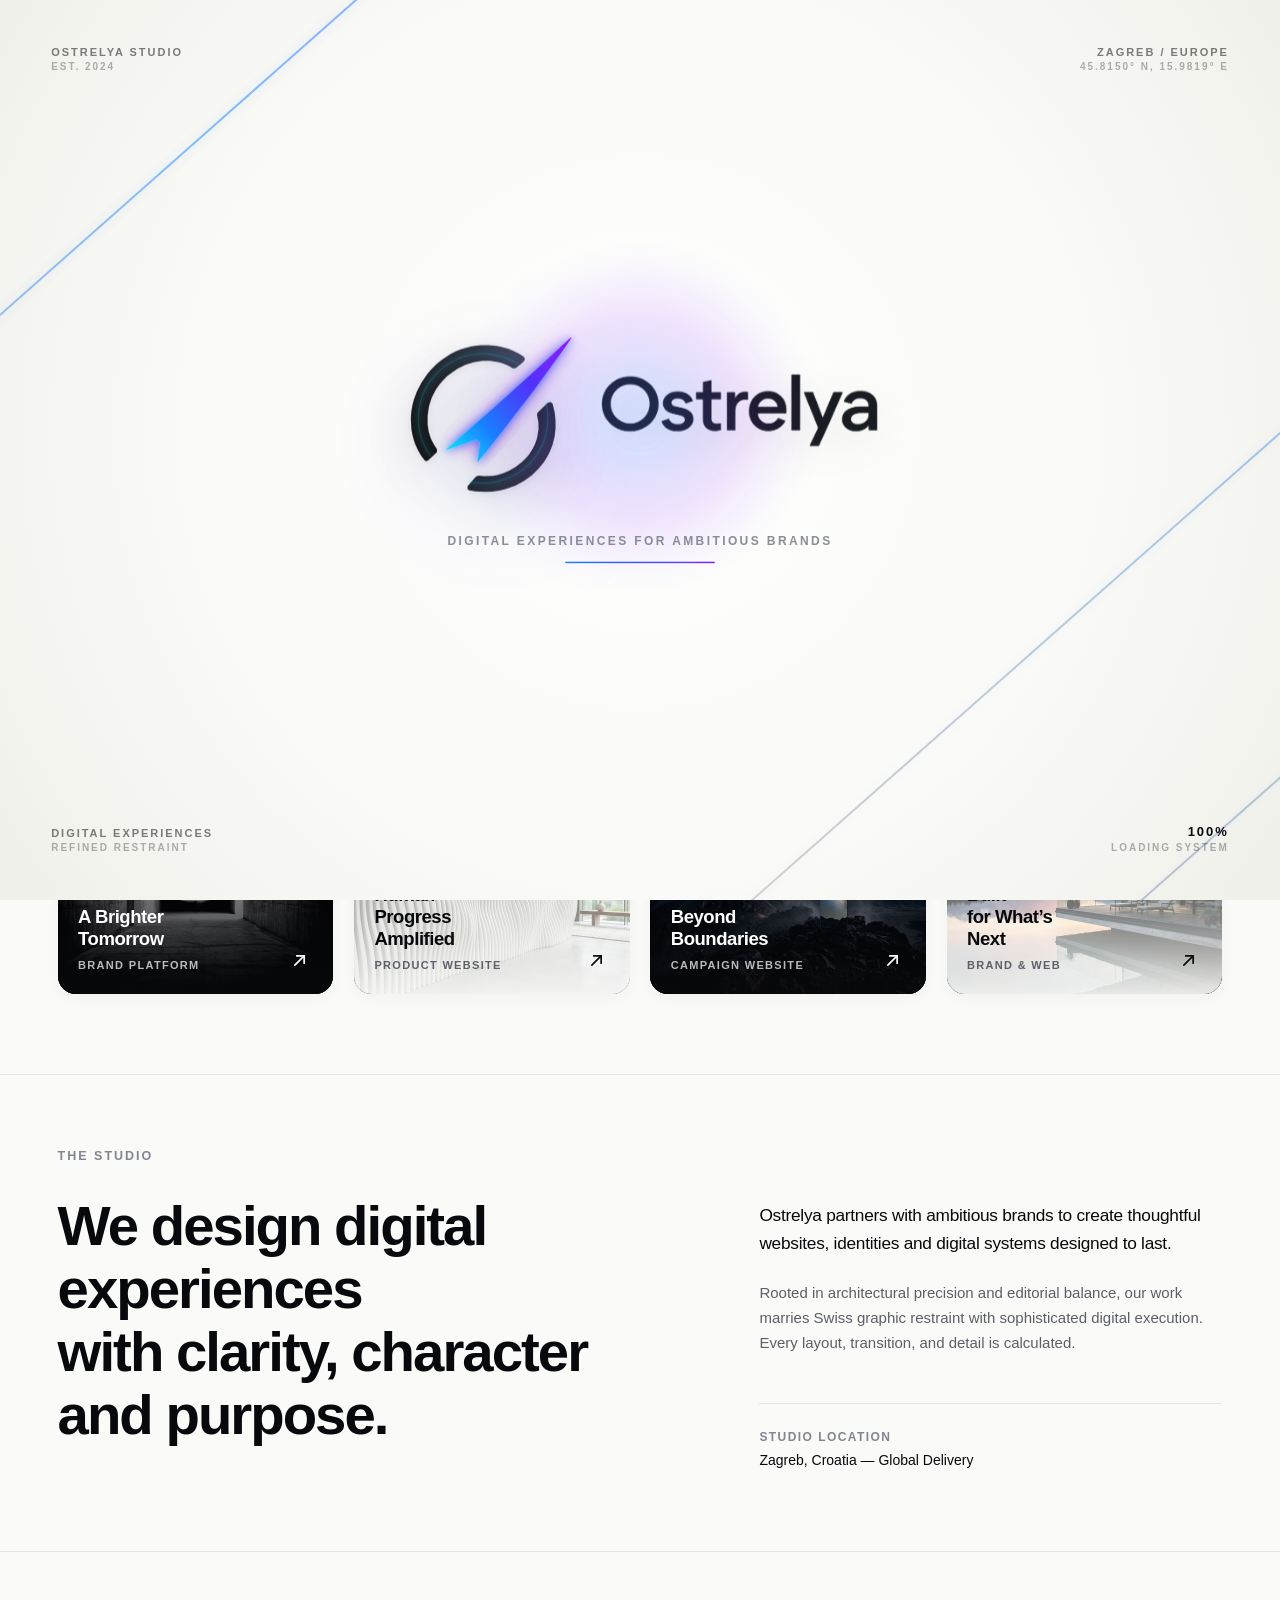
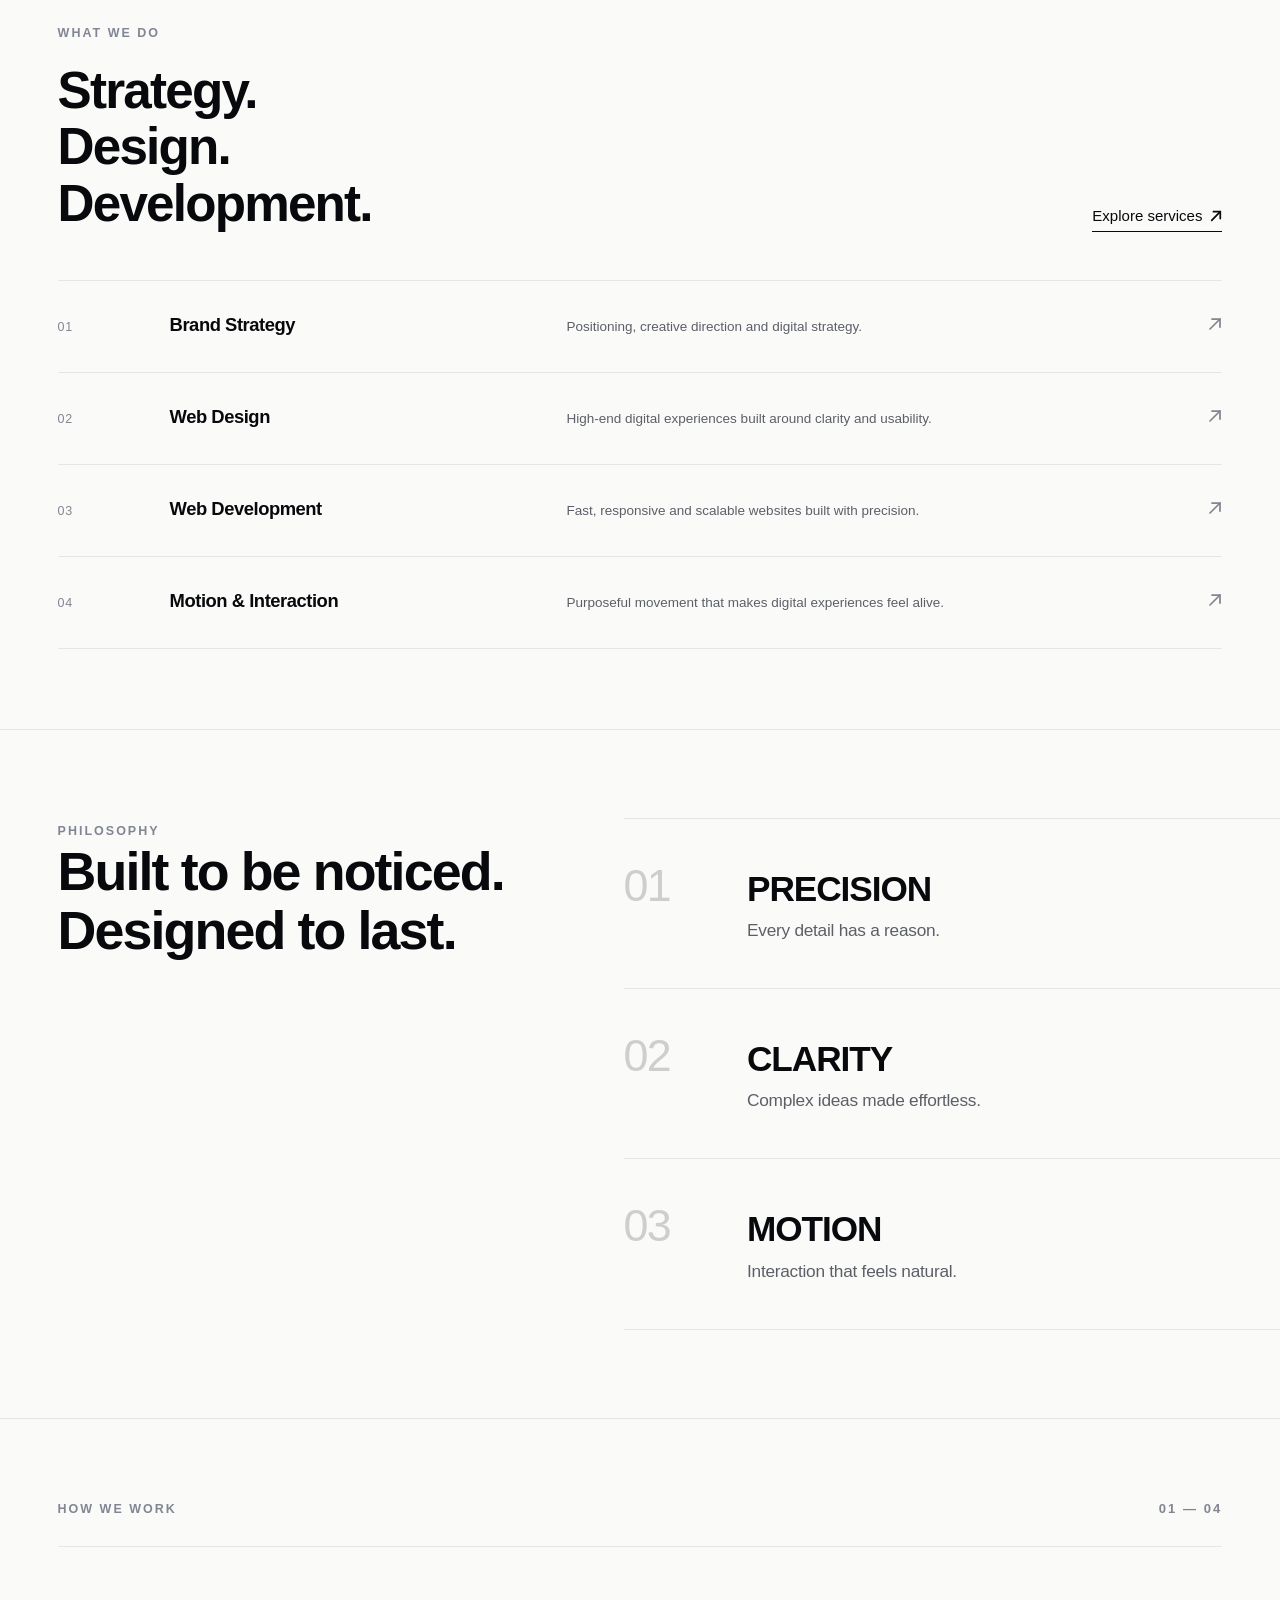
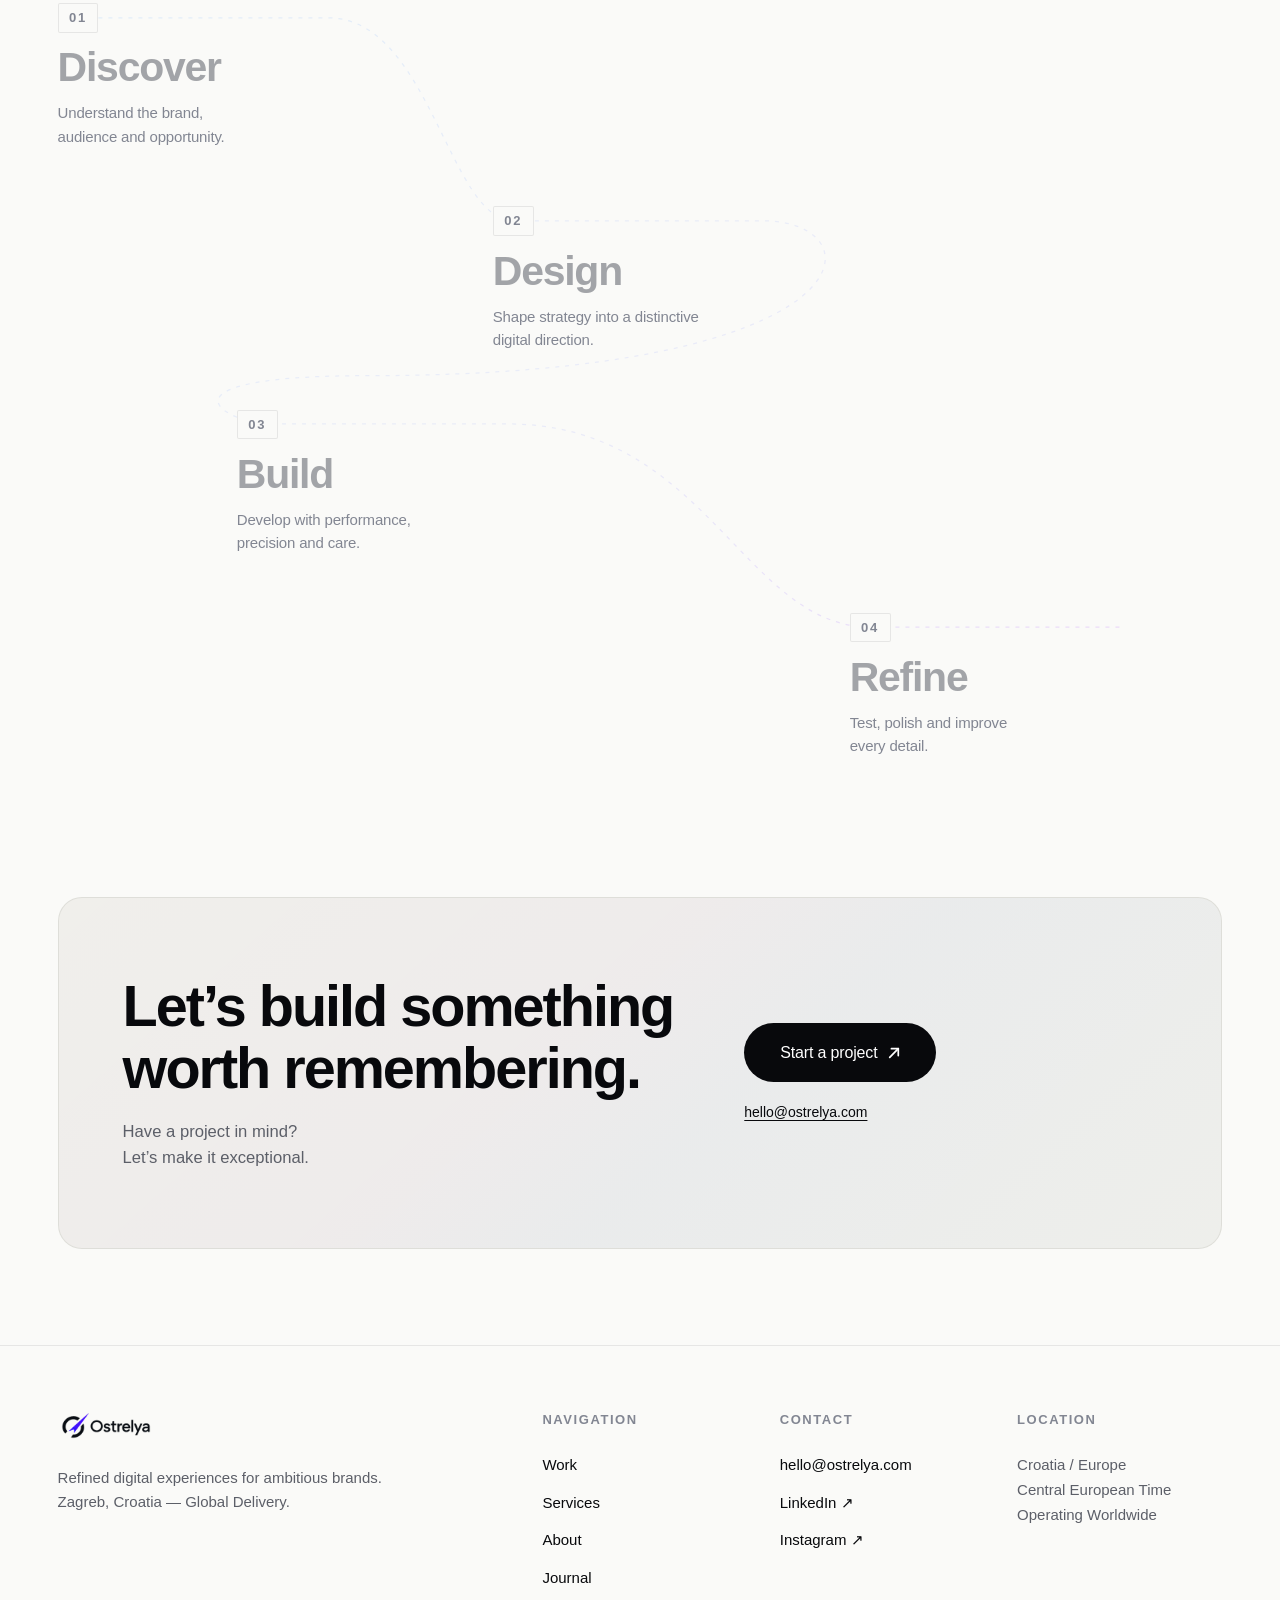
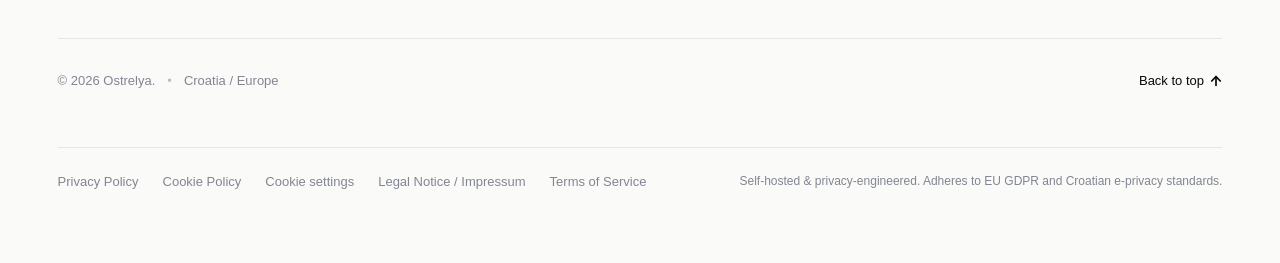
<file: index.html>
<!DOCTYPE html>
<html lang="en">
<head>
  <meta charset="UTF-8" />
  <meta name="viewport" content="width=device-width, initial-scale=1.0" />
  <title>Ostrelya — Digital Experiences for Ambitious Brands</title>
  <meta name="description" content="Ostrelya is a premium web design and development studio creating refined digital experiences for ambitious brands." />
  <meta name="theme-color" content="#FAFAF8" />

  <!-- Open Graph / Social -->
  <meta property="og:type" content="website" />
  <meta property="og:site_name" content="Ostrelya" />
  <meta property="og:title" content="Ostrelya — Digital Experiences for Ambitious Brands" />
  <meta property="og:description" content="Premium web design & development studio. Built with precision and architectural restraint." />
  <meta property="og:image" content="assets/reference-hero.jpg" />

  <link rel="icon" type="image/png" href="assets/symbol-dark.png" />

  <!-- Self-Hosted Typography & Local GSAP (Zero 3rd-party network requests on initial load) -->
  <link rel="stylesheet" href="assets/fonts/fonts.css" />
  <link rel="stylesheet" href="styles.css?v=2.2.1" />
  <script src="assets/js/gsap.min.js"></script>
  <style id="studioLoaderStyles">
    /* ==========================================================================
       OSTRELYA STUDIO — ARCHITECTURAL PRELOADER (LIGHT CANVAS SYSTEM)
       Aesthetic: Warm Architectural Off-White (#FAFAF8), Matte Obsidian (#08090C),
                  Signature Electric Blue-Violet Accent Gradient.
       ========================================================================== */

    body.loader-active {
      overflow: hidden !important;
    }

    .studio-loader {
      position: fixed;
      inset: 0;
      z-index: 10000;
      background-color: #FAFAF8;
      background-image: 
        radial-gradient(circle at 50% 48%, #FFFFFF 0%, #FAFAF8 55%, #F0F0EA 100%);
      display: flex;
      align-items: center;
      justify-content: center;
      overflow: hidden;
      cursor: default;
      font-family: var(--font-sans, 'Inter', sans-serif);
      user-select: none;
      -webkit-user-select: none;
    }

    /* Architectural Diagonal Guides matching hero needle angle (-41.5deg) */
    .loader-guides {
      position: absolute;
      inset: 0;
      pointer-events: none;
      overflow: hidden;
      z-index: 1;
    }

    .loader-guide-line {
      position: absolute;
      height: 1.5px;
      transform: rotate(-41.5deg);
      transform-origin: center;
      pointer-events: none;
    }

    .loader-guide-line.line-1 {
      width: 240vw;
      top: 16%;
      right: -35%;
      background: linear-gradient(
        90deg,
        rgba(8, 9, 12, 0) 0%,
        rgba(8, 9, 12, 0.16) 18%,
        rgba(8, 123, 255, 0.48) 52%,
        rgba(133, 0, 255, 0.38) 75%,
        rgba(8, 9, 12, 0) 100%
      );
      filter: drop-shadow(0 0 5px rgba(8, 123, 255, 0.40));
    }

    .loader-guide-line.line-2 {
      width: 240vw;
      top: 48%;
      left: -20%;
      background: linear-gradient(
        90deg,
        rgba(8, 9, 12, 0) 0%,
        rgba(8, 9, 12, 0.18) 30%,
        rgba(8, 123, 255, 0.42) 60%,
        rgba(8, 9, 12, 0.12) 85%,
        rgba(8, 9, 12, 0) 100%
      );
      filter: drop-shadow(0 0 4px rgba(8, 123, 255, 0.30));
    }

    .loader-guide-line.line-3 {
      width: 240vw;
      top: 80%;
      left: -15%;
      background: linear-gradient(
        90deg,
        rgba(8, 9, 12, 0) 0%,
        rgba(8, 9, 12, 0.20) 35%,
        rgba(8, 123, 255, 0.38) 68%,
        rgba(8, 9, 12, 0) 100%
      );
      filter: drop-shadow(0 0 3px rgba(8, 123, 255, 0.25));
    }

    /* Studio Corner Precision Tags */
    .loader-corner {
      position: absolute;
      font-family: var(--font-display, 'Plus Jakarta Sans', sans-serif);
      font-size: clamp(0.6rem, 1.4vw, 0.6875rem);
      font-weight: 700;
      letter-spacing: 0.18em;
      text-transform: uppercase;
      color: rgba(8, 9, 12, 0.52);
      z-index: 2;
      pointer-events: none;
      line-height: 1.4;
    }

    .loader-corner.top-left {
      top: clamp(1.2rem, 3.5vw, 3rem);
      left: clamp(1.2rem, 4vw, 4rem);
    }

    .loader-corner.top-right {
      top: clamp(1.2rem, 3.5vw, 3rem);
      right: clamp(1.2rem, 4vw, 4rem);
      text-align: right;
    }

    .loader-corner.bottom-left {
      bottom: clamp(1.2rem, 3.5vw, 3rem);
      left: clamp(1.2rem, 4vw, 4rem);
    }

    .loader-corner.bottom-right {
      bottom: clamp(1.2rem, 3.5vw, 3rem);
      right: clamp(1.2rem, 4vw, 4rem);
      text-align: right;
    }

    .loader-counter {
      font-variant-numeric: tabular-nums;
      color: var(--text-primary, #08090C);
      font-weight: 800;
      font-size: 0.8125rem;
    }

    /* Main Central Stage */
    .loader-stage {
      position: relative;
      z-index: 3;
      display: flex;
      flex-direction: column;
      align-items: center;
      justify-content: center;
      width: 100%;
      max-width: 900px;
      padding-inline: 1rem;
    }

    /* Dedicated Halo attached inside emblem container */
    .loader-emblem-halo {
      position: absolute;
      width: 320px;
      height: 320px;
      border-radius: 50%;
      background: radial-gradient(circle, rgba(8, 123, 255, 0.24) 0%, rgba(133, 0, 255, 0.14) 45%, transparent 70%);
      filter: blur(28px);
      pointer-events: none;
      transform: translate(-50%, -50%);
      top: 50%;
      left: 50%;
      opacity: 0;
      z-index: 1;
    }

    /* Shockwave pulse emitted upon needle tip ignition */
    .loader-shockwave {
      position: absolute;
      width: 80px;
      height: 80px;
      border-radius: 50%;
      border: 1.5px solid rgba(8, 123, 255, 0.7);
      pointer-events: none;
      transform: translate(-50%, -50%) scale(0.2);
      top: 50%;
      left: 50%;
      opacity: 0;
      z-index: 2;
    }

    /* Lockup Container: Holds Emblem + Wordmark */
    .loader-lockup {
      position: relative;
      z-index: 5;
      display: flex;
      align-items: center;
      justify-content: center;
    }

    /* Emblem SVG Container */
    .loader-emblem {
      width: 175px;
      height: 167px;
      position: relative;
      flex-shrink: 0;
      transform-origin: center;
      filter: drop-shadow(0 14px 28px rgba(8, 9, 12, 0.16)) 
              drop-shadow(0 28px 56px rgba(34, 77, 255, 0.18))
              drop-shadow(0 2px 4px rgba(8, 9, 12, 0.08));
    }

    .loader-emblem svg {
      width: 100%;
      height: 100%;
      display: block;
      overflow: visible;
    }

    /* Rings: Sculpted Obsidian Charcoal */
    .loader-ring-tl {
      fill: url(#ringMatteDark);
      stroke: rgba(255, 255, 255, 0.24);
      stroke-width: 2.2;
    }

    .loader-ring-br {
      fill: url(#ringDeepDark);
      stroke: rgba(255, 255, 255, 0.18);
      stroke-width: 1.8;
    }

    /* Arrow: Signature Ostrelya Electric Blue to Violet */
    .loader-arrow {
      fill: url(#arrowStudioGrad);
      stroke: rgba(255, 255, 255, 0.45);
      stroke-width: 2.2;
      filter: drop-shadow(0 0 22px rgba(8, 123, 255, 0.75)) drop-shadow(0 0 45px rgba(133, 0, 255, 0.5));
    }

    /* Wordmark Container (Slides open cleanly) */
    .loader-text-wrap {
      overflow: hidden;
      width: 0;
      height: 88px;
      display: flex;
      align-items: center;
      margin-left: 0;
      position: relative;
      opacity: 0;
      filter: drop-shadow(0 12px 24px rgba(8, 9, 12, 0.10));
    }

    /* Wordmark Canvas: Matches aspect ratio */
    .loader-text-canvas {
      position: relative;
      width: 278px;
      height: 88px;
      flex-shrink: 0;
      display: flex;
      align-items: center;
    }

    /* Dark Ink Typography (#08090C) */
    .loader-text-img {
      width: 100%;
      height: 100%;
      display: block;
      object-fit: contain;
      object-position: left center;
      user-select: none;
      -webkit-user-drag: none;
    }

    /* Letter-Strict Specular Glint Mask */
    .loader-text-glint-mask {
      position: absolute;
      inset: 0;
      pointer-events: none;
      -webkit-mask-image: url('[data-uri]');
      -webkit-mask-size: contain;
      -webkit-mask-repeat: no-repeat;
      -webkit-mask-position: left center;
      -webkit-mask-mode: alpha;
      mask-image: url('[data-uri]');
      mask-size: contain;
      mask-repeat: no-repeat;
      mask-position: left center;
      mask-mode: alpha;
      overflow: hidden;
    }

    .loader-text-glint {
      position: absolute;
      top: -30%;
      left: -150%;
      width: 80%;
      height: 160%;
      background: linear-gradient(
        105deg,
        transparent 15%,
        rgba(8, 123, 255, 0.45) 32%,
        rgba(255, 255, 255, 0.98) 50%,
        rgba(133, 0, 255, 0.55) 68%,
        transparent 85%
      );
      transform: skewX(-28deg);
      filter: drop-shadow(0 0 10px rgba(255, 255, 255, 0.9));
    }

    /* Architectural Subtitle & Hairline Progress Track */
    .loader-sub-wrap {
      margin-top: clamp(1.8rem, 3.5vh, 2.75rem);
      display: flex;
      flex-direction: column;
      align-items: center;
      gap: 12px;
      opacity: 0;
      transform: translateY(12px);
      z-index: 5;
      text-align: center;
      max-width: 90vw;
    }

    .loader-caption {
      font-family: var(--font-display, 'Plus Jakarta Sans', sans-serif);
      font-size: clamp(0.55rem, 2.2vw, 0.75rem);
      font-weight: 700;
      letter-spacing: clamp(0.10em, 1.6vw, 0.20em);
      text-transform: uppercase;
      color: var(--text-muted, #828692);
      line-height: 1.4;
      white-space: nowrap;
    }

    .loader-progress-track {
      width: clamp(110px, 20vw, 150px);
      height: 2px;
      background-color: rgba(8, 9, 12, 0.08);
      border-radius: 2px;
      overflow: hidden;
      position: relative;
    }

    .loader-progress-bar {
      position: absolute;
      top: 0;
      left: 0;
      height: 100%;
      width: 0%;
      background: var(--grad-ostrelya, linear-gradient(135deg, #087BFF 0%, #224DFF 45%, #8500FF 100%));
      border-radius: 2px;
    }

    /* Mobile Responsive Overrides */
    @media (max-width: 640px) {
      .loader-emblem {
        width: 112px;
        height: 107px;
      }
      .loader-emblem-halo {
        width: 200px;
        height: 200px;
      }
      .loader-text-wrap {
        height: 56px;
      }
      .loader-text-canvas {
        width: 178px;
        height: 56px;
      }
      .loader-caption {
        font-size: 0.625rem;
        letter-spacing: 0.08em;
        white-space: normal;
        max-width: 260px;
        text-align: center;
      }
    }

    @media (max-width: 480px) {
      .loader-corner .corner-sub {
        display: none;
      }
    }
  </style>
</head>
<body class="loader-active">
  <a href="#main-content" class="skip-link">Skip to main content</a>

    <!-- ==================== CINEMATIC STUDIO BRAND PRELOADER ==================== -->
  <div class="studio-loader" id="studioLoader" role="dialog" aria-label="Loading Ostrelya Studio">
    <!-- Architectural Hairline Guides (Pronounced & Electric) -->
    <div class="loader-guides" aria-hidden="true">
      <span class="loader-guide-line line-1"></span>
      <span class="loader-guide-line line-2"></span>
      <span class="loader-guide-line line-3"></span>
    </div>

    <!-- Architectural Corner Precision Tags -->
    <div class="loader-corner top-left">
      <div>Ostrelya Studio</div>
      <div class="corner-sub" style="opacity: 0.6; font-size: 0.625rem;">Est. 2024</div>
    </div>
    <div class="loader-corner top-right">
      <div>Zagreb / Europe</div>
      <div class="corner-sub" style="opacity: 0.6; font-size: 0.625rem;">45.8150° N, 15.9819° E</div>
    </div>
    <div class="loader-corner bottom-left">
      <div>Digital Experiences</div>
      <div class="corner-sub" style="opacity: 0.6; font-size: 0.625rem;">Refined Restraint</div>
    </div>
    <div class="loader-corner bottom-right">
      <div class="loader-counter" id="loaderCounter">00%</div>
      <div class="corner-sub" style="opacity: 0.6; font-size: 0.625rem;">Loading System</div>
    </div>

    <!-- Central Stage -->
    <div class="loader-stage">
      <!-- Center Logo Lockup (Emblem + Wordmark) -->
      <div class="loader-lockup" id="loaderLockup">
        
        <!-- Ambient Backlight Halo: inside lockup behind emblem -->
        <div class="loader-emblem-halo" id="emblemHalo"></div>

        <!-- Impact Shockwave Pulse -->
        <div class="loader-shockwave" id="loaderShockwave"></div>

        <!-- Scalable Emblem SVG with Dynamic Orb-Forging System -->
        <div class="loader-emblem" id="loaderEmblem">
          <svg viewBox="0 0 1024 978" xmlns="http://www.w3.org/2000/svg" aria-label="Ostrelya Mark">
            <defs>
              <!-- Electric Arrow Gradient (Official Studio Token) -->
              <linearGradient id="arrowStudioGrad" x1="250" y1="750" x2="990" y2="25" gradientUnits="userSpaceOnUse">
                <stop offset="0%" stop-color="#00F0FF" />
                <stop offset="30%" stop-color="#087BFF" />
                <stop offset="65%" stop-color="#3F29FB" />
                <stop offset="85%" stop-color="#6B1AFC" />
                <stop offset="100%" stop-color="#8500FF" />
              </linearGradient>

              <!-- Sculpted Matte Obsidian Charcoal for Ring Arcs -->
              <linearGradient id="ringMatteDark" x1="120" y1="620" x2="680" y2="90" gradientUnits="userSpaceOnUse">
                <stop offset="0%" stop-color="#08090C" />
                <stop offset="45%" stop-color="#141822" />
                <stop offset="80%" stop-color="#242B3B" />
                <stop offset="100%" stop-color="#364055" />
              </linearGradient>

              <linearGradient id="ringDeepDark" x1="420" y1="440" x2="880" y2="880" gradientUnits="userSpaceOnUse">
                <stop offset="0%" stop-color="#08090C" />
                <stop offset="55%" stop-color="#181D2A" />
                <stop offset="100%" stop-color="#283042" />
              </linearGradient>

              <!-- Vector Masks for Progressive Physical Orb Reveal -->
              <mask id="maskTl">
                <path id="maskPathTl" d="M 164.5 714.4 A 379.0 379.0 0 0 1 686.9 182.8" 
                      fill="none" stroke="white" stroke-width="170" stroke-linecap="round" />
              </mask>

              <mask id="maskBr">
                <path id="maskPathBr" d="M 841.1 398.9 A 379.0 379.0 0 0 1 389.7 866.3" 
                      fill="none" stroke="white" stroke-width="170" stroke-linecap="round" />
              </mask>

              <mask id="maskArrow">
                <path id="maskPathArrow" d="M 330 715 L 987 23" 
                      fill="none" stroke="white" stroke-width="320" stroke-linecap="square" />
              </mask>

              <!-- Orb Radiant Glow Filter -->
              <filter id="orbGlow" x="-80%" y="-80%" width="260%" height="260%">
                <feGaussianBlur stdDeviation="12" result="blur1" />
                <feGaussianBlur stdDeviation="24" result="blur2" />
                <feMerge>
                  <feMergeNode in="blur2" />
                  <feMergeNode in="blur1" />
                  <feMergeNode in="SourceGraphic" />
                </feMerge>
              </filter>
            </defs>

            <!-- Top-Left Ring Arc (Unveiled by Orb) -->
            <path class="loader-ring-tl" id="ringTl" mask="url(#maskTl)"
                  d="M 465 67 L 507 67 L 555 72 L 588 79 L 625 90 L 655 102 L 685 117 L 710 133 L 716 139 L 719 146 L 717 158 L 701 174 L 668 201 L 661 204 L 651 204 L 645 202 L 635 195 L 611 183 L 584 173 L 562 167 L 533 162 L 515 160 L 471 160 L 418 168 L 371 183 L 324 206 L 282 235 L 263 251 L 239 275 L 221 296 L 199 327 L 177 369 L 170 386 L 158 426 L 150 480 L 150 533 L 156 573 L 165 603 L 174 625 L 190 655 L 203 674 L 205 680 L 205 691 L 202 697 L 153 743 L 145 746 L 139 746 L 132 743 L 114 719 L 94 685 L 77 648 L 69 625 L 60 592 L 54 558 L 51 494 L 54 456 L 61 416 L 69 386 L 86 339 L 114 285 L 147 237 L 168 212 L 201 179 L 232 153 L 284 119 L 316 103 L 346 91 L 404 75 L 434 70 L 464 68 Z" />

            <!-- Bottom-Right Ring Arc (Unveiled by Orb) -->
            <path class="loader-ring-br" id="ringBr" mask="url(#maskBr)"
                  d="M 861 401 L 868 401 L 875 404 L 882 412 L 894 463 L 899 511 L 899 554 L 894 601 L 881 653 L 863 697 L 854 715 L 831 752 L 800 791 L 760 830 L 715 863 L 665 890 L 606 911 L 571 919 L 530 925 L 495 927 L 450 926 L 427 924 L 393 918 L 386 913 L 383 907 L 383 897 L 385 892 L 428 842 L 440 833 L 452 832 L 478 835 L 529 833 L 556 828 L 594 817 L 627 803 L 665 781 L 701 753 L 729 725 L 745 705 L 765 674 L 779 645 L 791 609 L 799 559 L 798 517 L 790 478 L 792 466 L 795 461 L 852 405 L 860 402 Z" />

            <!-- Arrow Needle (Unveiled and Ignited by Orb) -->
            <path class="loader-arrow" id="loaderArrow" mask="url(#maskArrow)"
                  d="M 987 23 L 992 24 L 991 28 L 949 90 L 775 329 L 586 576 L 447 750 L 445 752 L 441 752 L 440 746 L 456 642 L 453 634 L 443 625 L 435 623 L 425 624 L 263 682 L 257 682 L 257 678 L 533 437 L 774 219 L 986 24 Z" />

            <!-- Glowing Contour Traces left behind the Orb -->
            <path id="glowTraceTl" d="M 164.5 714.4 A 379.0 379.0 0 0 1 686.9 182.8"
                  fill="none" stroke="#00F0FF" stroke-width="7" stroke-linecap="round"
                  filter="url(#orbGlow)" opacity="0" />

            <path id="glowTraceBr" d="M 841.1 398.9 A 379.0 379.0 0 0 1 389.7 866.3"
                  fill="none" stroke="#00F0FF" stroke-width="7" stroke-linecap="round"
                  filter="url(#orbGlow)" opacity="0" />

            <path id="glowTraceArrow" d="M 330 715 L 987 23"
                  fill="none" stroke="#FFFFFF" stroke-width="8" stroke-linecap="round"
                  filter="url(#orbGlow)" opacity="0" />

            <!-- Spark Flare Burst at Needle Tip Upon Arrival -->
            <g id="tipBurst" transform="translate(987, 23)" opacity="0">
              <polygon points="0,-48 9,-13 48,0 9,13 0,48 -9,13 -48,0 -9,-13" fill="#FFFFFF" filter="url(#orbGlow)" />
              <circle cx="0" cy="0" r="18" fill="#00F0FF" filter="url(#orbGlow)" />
              <circle cx="0" cy="0" r="9" fill="#FFFFFF" />
              <circle class="tip-spark" cx="24" cy="-24" r="4" fill="#00F0FF" />
              <circle class="tip-spark" cx="-20" cy="-30" r="3" fill="#FFFFFF" />
              <circle class="tip-spark" cx="32" cy="12" r="3.5" fill="#8500FF" />
            </g>

            <!-- The Luminous Forging Orb: sweeps along paths and creates the emblem -->
            <g id="forgingOrb" opacity="0">
              <!-- Outer diffuse aura -->
              <circle id="orbHalo" cx="0" cy="0" r="48" fill="#087BFF" opacity="0.4" filter="url(#orbGlow)" />
              <!-- Electric cyan core glow -->
              <circle id="orbGlowCircle" cx="0" cy="0" r="24" fill="#00F0FF" opacity="0.9" filter="url(#orbGlow)" />
              <!-- Pure white radiant pinpoint -->
              <circle id="orbCore" cx="0" cy="0" r="10" fill="#FFFFFF" />
            </g>
          </svg>
        </div>

        <!-- The Wordmark (Ostrelya) with Letter-Perfect Masked Glint -->
        <div class="loader-text-wrap" id="loaderTextWrap">
          <div class="loader-text-canvas">
            <img class="loader-text-img" src="[data-uri]" alt="Ostrelya" />

            <!-- Letter-Strict Mask: physically clipped to glyph curves -->
            <div class="loader-text-glint-mask">
              <div class="loader-text-glint" id="loaderGlint"></div>
            </div>
          </div>
        </div>

      </div>

      <!-- Architectural Subtitle & Hairline Progress Track -->
      <div class="loader-sub-wrap" id="loaderSubWrap">
        <div class="loader-caption">Digital Experiences for Ambitious Brands</div>
        <div class="loader-progress-track">
          <div class="loader-progress-bar" id="loaderProgressBar"></div>
        </div>
      </div>
    </div>
  </div>

  <!-- ==================== 1. STICKY NAVIGATION ==================== -->
  <header class="site-header" id="top" role="banner">
    <div class="nav-container">
      <a href="#top" class="brand-link" aria-label="Ostrelya Home">
        <img src="assets/logo-dark.png" alt="Ostrelya" width="146" height="42" class="brand-logo" />
      </a>

      <nav class="desktop-nav" aria-label="Main Navigation">
        <ul class="nav-links">
          <li><a href="#work" class="nav-link">Work</a></li>
          <li><a href="services.html" class="nav-link">Services</a></li>
          <li><a href="#studio" class="nav-link">About</a></li>
          <li><a href="#journal" class="nav-link">Journal</a></li>
        </ul>

        <a href="#contact" class="btn-talk">
          <span>Let's talk</span>
          <svg class="icon-arrow" viewBox="0 0 14 14" width="11" height="11" fill="none" stroke="currentColor" stroke-width="2" stroke-linecap="round" stroke-linejoin="round" aria-hidden="true">
            <line x1="2" y1="12" x2="12" y2="2"></line>
            <polyline points="4 2 12 2 12 10"></polyline>
          </svg>
        </a>
      </nav>

      <!-- Mobile Hamburger Button -->
      <button class="mobile-toggle" id="mobileToggle" aria-label="Toggle navigation menu" aria-expanded="false" aria-controls="mobileMenu">
        <span class="bar"></span>
        <span class="bar"></span>
      </button>
    </div>

    <!-- Mobile Drawer -->
    <div class="mobile-drawer" id="mobileMenu" aria-hidden="true">
      <nav class="mobile-nav-links" aria-label="Mobile Navigation">
        <a href="#work" class="mobile-link">Work</a>
        <a href="services.html" class="mobile-link">Services</a>
        <a href="#studio" class="mobile-link">About</a>
        <a href="#journal" class="mobile-link">Journal</a>
      </nav>
      <div class="mobile-cta-wrap">
        <a href="#contact" class="btn-talk w-full">
          <span>Let's talk</span>
          <svg class="icon-arrow" viewBox="0 0 14 14" width="12" height="12" fill="none" stroke="currentColor" stroke-width="2" stroke-linecap="round" stroke-linejoin="round" aria-hidden="true">
            <line x1="2" y1="12" x2="12" y2="2"></line>
            <polyline points="4 2 12 2 12 10"></polyline>
          </svg>
        </a>
      </div>
    </div>
  </header>

  <main id="main-content">

    <!-- ==================== 2. MAIN HERO ==================== -->
    <section class="hero-section" aria-label="Hero">
      <!-- Architectural diagonal hairline rules following Ostrelya arrow angle -->
      <div class="hero-architectural-lines" aria-hidden="true">
        <span class="diagonal-line line-tangent-tip"></span>
        <span class="diagonal-line line-tangent-base"></span>
        <span class="diagonal-line line-cross-field"></span>
      </div>

      <div class="hero-container">
        <!-- Left Column: Typographic Mass -->
        <div class="hero-content">
          <h1 class="hero-title">Ostrelya</h1>
          <p class="hero-tagline">Digital experiences for ambitious brands.</p>
          <div class="hero-cta-group">
            <a href="#work" class="btn-primary">
              <span>View our work</span>
              <svg class="icon-arrow" viewBox="0 0 14 14" width="11" height="11" fill="none" stroke="currentColor" stroke-width="2" stroke-linecap="round" stroke-linejoin="round" aria-hidden="true">
                <line x1="2" y1="12" x2="12" y2="2"></line>
                <polyline points="4 2 12 2 12 10"></polyline>
              </svg>
            </a>
          </div>
        </div>

        <!-- Right Column: Massive Official Emblem -->
        <div class="hero-emblem-wrap">
          <div class="emblem-stage">
            <img
              src="assets/symbol-dark.png"
              alt="Ostrelya emblem"
              class="hero-emblem"
              width="600"
              height="600"
              fetchpriority="high"
            />
          </div>
        </div>
      </div>

      <!-- Subtle Hairline Horizontal Divider -->
      <div class="hero-divider" aria-hidden="true"></div>
    </section>

    <!-- ==================== 3. FEATURED WORK ==================== -->
    <section class="work-section" id="work" aria-label="Featured Work">
      <div class="page-container">
        <div class="work-grid">

          <!-- Card 01: S. / A Brighter Tomorrow -->
          <article class="project-card card-dark" data-project-id="01" role="button" tabindex="0" aria-haspopup="dialog" aria-controls="project-modal-01" aria-label="Open detailed case study for A Brighter Tomorrow" onclick="openProjectModal('01')">
            <div class="card-inner-link">
              <div class="card-media">
                <img src="assets/project-1.jpg" alt="A Brighter Tomorrow" class="card-image" loading="lazy" />
                <div class="card-overlay" aria-hidden="true"></div>
              </div>

              <!-- Top indicators -->
              <div class="card-top">
                <span class="indicator-symbol">S.</span>
                <span class="indicator-dashes" aria-hidden="true">
                  <i></i><i></i><i></i><i></i>
                </span>
              </div>

              <!-- Bottom details -->
              <div class="card-bottom">
                <div class="card-meta">
                  <h2 class="card-title">A Brighter<br />Tomorrow</h2>
                  <span class="card-category">BRAND PLATFORM</span>
                </div>
                <div class="card-arrow-wrap" aria-hidden="true">
                  <svg class="card-arrow" viewBox="0 0 14 14" width="13" height="13" fill="none" stroke="currentColor" stroke-width="1.8" stroke-linecap="round" stroke-linejoin="round">
                    <line x1="2" y1="12" x2="12" y2="2"></line>
                    <polyline points="4 2 12 2 12 10"></polyline>
                  </svg>
                </div>
              </div>
            </div>
          </article>

          <!-- Card 02: V. / Human Progress Amplified -->
          <article class="project-card card-light" data-project-id="02" role="button" tabindex="0" aria-haspopup="dialog" aria-controls="project-modal-02" aria-label="Open detailed case study for Human Progress Amplified" onclick="openProjectModal('02')">
            <div class="card-inner-link">
              <div class="card-media">
                <img src="assets/project-2.jpg" alt="Human Progress Amplified" class="card-image" loading="lazy" />
                <div class="card-overlay" aria-hidden="true"></div>
              </div>

              <!-- Top indicators -->
              <div class="card-top">
                <span class="indicator-symbol">V.</span>
                <span class="indicator-dashes" aria-hidden="true">
                  <i></i><i></i><i></i>
                </span>
              </div>

              <!-- Bottom details -->
              <div class="card-bottom">
                <div class="card-meta">
                  <h2 class="card-title">Human<br />Progress<br />Amplified</h2>
                  <span class="card-category">PRODUCT WEBSITE</span>
                </div>
                <div class="card-arrow-wrap" aria-hidden="true">
                  <svg class="card-arrow" viewBox="0 0 14 14" width="13" height="13" fill="none" stroke="currentColor" stroke-width="1.8" stroke-linecap="round" stroke-linejoin="round">
                    <line x1="2" y1="12" x2="12" y2="2"></line>
                    <polyline points="4 2 12 2 12 10"></polyline>
                  </svg>
                </div>
              </div>
            </div>
          </article>

          <!-- Card 03: K. / Beyond Boundaries -->
          <article class="project-card card-dark" data-project-id="03" role="button" tabindex="0" aria-haspopup="dialog" aria-controls="project-modal-03" aria-label="Open detailed case study for Beyond Boundaries" onclick="openProjectModal('03')">
            <div class="card-inner-link">
              <div class="card-media">
                <img src="assets/project-3.jpg" alt="Beyond Boundaries" class="card-image" loading="lazy" />
                <div class="card-overlay" aria-hidden="true"></div>
              </div>

              <!-- Top indicators -->
              <div class="card-top">
                <span class="indicator-symbol">K.</span>
                <span class="indicator-dashes" aria-hidden="true">
                  <i></i>
                </span>
              </div>

              <!-- Bottom details -->
              <div class="card-bottom">
                <div class="card-meta">
                  <h2 class="card-title">Beyond<br />Boundaries</h2>
                  <span class="card-category">CAMPAIGN WEBSITE</span>
                </div>
                <div class="card-arrow-wrap" aria-hidden="true">
                  <svg class="card-arrow" viewBox="0 0 14 14" width="13" height="13" fill="none" stroke="currentColor" stroke-width="1.8" stroke-linecap="round" stroke-linejoin="round">
                    <line x1="2" y1="12" x2="12" y2="2"></line>
                    <polyline points="4 2 12 2 12 10"></polyline>
                  </svg>
                </div>
              </div>
            </div>
          </article>

          <!-- Card 04: ○ / Built for What's Next -->
          <article class="project-card card-light" data-project-id="04" role="button" tabindex="0" aria-haspopup="dialog" aria-controls="project-modal-04" aria-label="Open detailed case study for Built for What's Next" onclick="openProjectModal('04')">
            <div class="card-inner-link">
              <div class="card-media">
                <img src="assets/project-4.jpg" alt="Built for What's Next" class="card-image" loading="lazy" />
                <div class="card-overlay" aria-hidden="true"></div>
              </div>

              <!-- Top indicators -->
              <div class="card-top">
                <span class="indicator-symbol glyph-circle">○</span>
                <span class="indicator-dashes" aria-hidden="true">
                  <i></i><i></i>
                </span>
              </div>

              <!-- Bottom details -->
              <div class="card-bottom">
                <div class="card-meta">
                  <h2 class="card-title">Built<br />for What’s<br />Next</h2>
                  <span class="card-category">BRAND &amp; WEB</span>
                </div>
                <div class="card-arrow-wrap" aria-hidden="true">
                  <svg class="card-arrow" viewBox="0 0 14 14" width="13" height="13" fill="none" stroke="currentColor" stroke-width="1.8" stroke-linecap="round" stroke-linejoin="round">
                    <line x1="2" y1="12" x2="12" y2="2"></line>
                    <polyline points="4 2 12 2 12 10"></polyline>
                  </svg>
                </div>
              </div>
            </div>
          </article>

        </div>
      </div>
    </section>

    <!-- ==================== 4. STUDIO POSITIONING ==================== -->
    <section class="studio-section" id="studio" aria-label="The Studio">
      <div class="page-container">
        <div class="section-eyebrow">THE STUDIO</div>

        <div class="studio-layout">
          <div class="studio-statement">
            <h2 class="statement-headline">
              We design digital experiences<br class="desktop-break" />with clarity, character<br class="desktop-break" />and purpose.
            </h2>
          </div>

          <div class="studio-narrative">
            <p class="narrative-p">
              Ostrelya partners with ambitious brands to create thoughtful websites, identities and digital systems designed to last.
            </p>
            <p class="narrative-sub">
              Rooted in architectural precision and editorial balance, our work marries Swiss graphic restraint with sophisticated digital execution. Every layout, transition, and detail is calculated.
            </p>
            <div class="studio-signature">
              <span class="sig-label">STUDIO LOCATION</span>
              <span class="sig-val">Zagreb, Croatia &mdash; Global Delivery</span>
            </div>
          </div>
        </div>
      </div>
    </section>

    <!-- ==================== 5. SERVICES PREVIEW ==================== -->
    <section class="services-section" id="services" aria-label="Services Preview">
      <div class="page-container">
        <div class="services-header">
          <div class="services-header-left">
            <div class="section-eyebrow">WHAT WE DO</div>
            <h2 class="services-headline">Strategy.<br />Design.<br />Development.</h2>
          </div>
          <div class="services-header-right">
            <a href="#contact" class="services-cta-link">
              <span>Explore services</span>
              <svg class="icon-arrow" viewBox="0 0 14 14" width="12" height="12" fill="none" stroke="currentColor" stroke-width="2" stroke-linecap="round" stroke-linejoin="round" aria-hidden="true">
                <line x1="2" y1="12" x2="12" y2="2"></line>
                <polyline points="4 2 12 2 12 10"></polyline>
              </svg>
            </a>
          </div>
        </div>

        <div class="services-list" role="list">
          <!-- Service 01 -->
          <div class="service-row" role="listitem">
            <span class="service-num">01</span>
            <div class="service-title-col">
              <h3 class="service-title">Brand Strategy</h3>
            </div>
            <div class="service-desc-col">
              <p class="service-desc">Positioning, creative direction and digital strategy.</p>
            </div>
            <div class="service-arrow-col" aria-hidden="true">
              <svg viewBox="0 0 14 14" width="14" height="14" fill="none" stroke="currentColor" stroke-width="1.75" stroke-linecap="round" stroke-linejoin="round">
                <line x1="2" y1="12" x2="12" y2="2"></line>
                <polyline points="4 2 12 2 12 10"></polyline>
              </svg>
            </div>
          </div>

          <!-- Service 02 -->
          <div class="service-row" role="listitem">
            <span class="service-num">02</span>
            <div class="service-title-col">
              <h3 class="service-title">Web Design</h3>
            </div>
            <div class="service-desc-col">
              <p class="service-desc">High-end digital experiences built around clarity and usability.</p>
            </div>
            <div class="service-arrow-col" aria-hidden="true">
              <svg viewBox="0 0 14 14" width="14" height="14" fill="none" stroke="currentColor" stroke-width="1.75" stroke-linecap="round" stroke-linejoin="round">
                <line x1="2" y1="12" x2="12" y2="2"></line>
                <polyline points="4 2 12 2 12 10"></polyline>
              </svg>
            </div>
          </div>

          <!-- Service 03 -->
          <div class="service-row" role="listitem">
            <span class="service-num">03</span>
            <div class="service-title-col">
              <h3 class="service-title">Web Development</h3>
            </div>
            <div class="service-desc-col">
              <p class="service-desc">Fast, responsive and scalable websites built with precision.</p>
            </div>
            <div class="service-arrow-col" aria-hidden="true">
              <svg viewBox="0 0 14 14" width="14" height="14" fill="none" stroke="currentColor" stroke-width="1.75" stroke-linecap="round" stroke-linejoin="round">
                <line x1="2" y1="12" x2="12" y2="2"></line>
                <polyline points="4 2 12 2 12 10"></polyline>
              </svg>
            </div>
          </div>

          <!-- Service 04 -->
          <div class="service-row" role="listitem">
            <span class="service-num">04</span>
            <div class="service-title-col">
              <h3 class="service-title">Motion &amp; Interaction</h3>
            </div>
            <div class="service-desc-col">
              <p class="service-desc">Purposeful movement that makes digital experiences feel alive.</p>
            </div>
            <div class="service-arrow-col" aria-hidden="true">
              <svg viewBox="0 0 14 14" width="14" height="14" fill="none" stroke="currentColor" stroke-width="1.75" stroke-linecap="round" stroke-linejoin="round">
                <line x1="2" y1="12" x2="12" y2="2"></line>
                <polyline points="4 2 12 2 12 10"></polyline>
              </svg>
            </div>
          </div>
        </div>
      </div>
    </section>

    <!-- ==================== 6. PHILOSOPHY ==================== -->
    <section class="philosophy-section" id="philosophy" aria-label="Philosophy">
      <div class="page-container">
        <div class="philosophy-layout">
          <!-- Left Column (42%): Large Headline & Eyebrow -->
          <div class="philosophy-header-col">
            <span class="section-eyebrow">PHILOSOPHY</span>
            <h2 class="philosophy-headline">
              Built to be noticed.<br />Designed to last.
            </h2>
          </div>

          <!-- Right Column (58%): Asymmetrical Vertical Editorial List -->
          <div class="philosophy-list-col">
            <!-- Principle 01 -->
            <div class="philosophy-item">
              <span class="philosophy-accent-line" aria-hidden="true"></span>
              <div class="philosophy-item-main">
                <span class="philosophy-num">01</span>
                <div class="philosophy-body">
                  <h3 class="philosophy-title">PRECISION</h3>
                  <p class="philosophy-desc">Every detail has a reason.</p>
                </div>
              </div>
            </div>

            <!-- Principle 02 -->
            <div class="philosophy-item">
              <span class="philosophy-accent-line" aria-hidden="true"></span>
              <div class="philosophy-item-main">
                <span class="philosophy-num">02</span>
                <div class="philosophy-body">
                  <h3 class="philosophy-title">CLARITY</h3>
                  <p class="philosophy-desc">Complex ideas made effortless.</p>
                </div>
              </div>
            </div>

            <!-- Principle 03 -->
            <div class="philosophy-item">
              <span class="philosophy-accent-line" aria-hidden="true"></span>
              <div class="philosophy-item-main">
                <span class="philosophy-num">03</span>
                <div class="philosophy-body">
                  <h3 class="philosophy-title">MOTION</h3>
                  <p class="philosophy-desc">Interaction that feels natural.</p>
                </div>
              </div>
            </div>
          </div>
        </div>
      </div>
    </section>

    <!-- ==================== 7. HOW WE WORK ==================== -->
    <section class="process-section" id="process" aria-label="How We Work">
      <div class="page-container">
        <div class="process-header">
          <span class="section-eyebrow">HOW WE WORK</span>
          <span class="process-range-label" aria-hidden="true">01 &mdash; 04</span>
        </div>

        <div class="process-stage" id="processStage">
          <!-- Dynamic architectural Bézier trajectory connecting 01 -> 02 -> 03 -> 04 -->
          <svg class="process-trajectory-svg" id="processSvg" fill="none" aria-hidden="true">
            <defs>
              <linearGradient id="processLineGrad" x1="0%" y1="0%" x2="100%" y2="100%">
                <stop offset="0%" stop-color="#087BFF" stop-opacity="0.2" />
                <stop offset="50%" stop-color="#224DFF" stop-opacity="0.15" />
                <stop offset="100%" stop-color="#8500FF" stop-opacity="0.25" />
              </linearGradient>
              <linearGradient id="processActiveGrad" x1="0%" y1="0%" x2="100%" y2="100%">
                <stop offset="0%" stop-color="#087BFF" />
                <stop offset="45%" stop-color="#224DFF" />
                <stop offset="100%" stop-color="#8500FF" />
              </linearGradient>
            </defs>
            <!-- Faint Base Guide Path (Dashed Architectural Line) -->
            <path class="process-path-base" id="processPathBase" d="M 60 120 C 240 120, 360 200, 460 240 C 520 280, 260 380, 220 420 C 180 460, 600 520, 880 560" stroke="url(#processLineGrad)" stroke-width="1.25" stroke-dasharray="3 5" />
            <!-- Active Illuminated Path (Scroll-driven progressive draw) -->
            <path class="process-path-active" id="processPathActive" d="M 60 120 C 240 120, 360 200, 460 240 C 520 280, 260 380, 220 420 C 180 460, 600 520, 880 560" stroke="url(#processActiveGrad)" stroke-width="1.75" />
            <!-- Traveling Needle Tracer Pulse -->
            <circle class="process-tracer-dot" id="processTracerDot" r="3.5" fill="#224DFF" />
          </svg>

          <!-- Asymmetric Staggered Steps -->
          <div class="process-staggered-track">
            <!-- Step 01: Discover (Aligned toward Left) -->
            <div class="process-node node-1" data-step="1">
              <span class="process-step-num">01</span>
              <h3 class="process-step-title">Discover</h3>
              <p class="process-step-desc">Understand the brand,<br />audience and opportunity.</p>
            </div>

            <!-- Step 02: Design (Slightly further Right) -->
            <div class="process-node node-2" data-step="2">
              <span class="process-step-num">02</span>
              <h3 class="process-step-title">Design</h3>
              <p class="process-step-desc">Shape strategy into a distinctive<br />digital direction.</p>
            </div>

            <!-- Step 03: Build (Moves back toward Center/Left) -->
            <div class="process-node node-3" data-step="3">
              <span class="process-step-num">03</span>
              <h3 class="process-step-title">Build</h3>
              <p class="process-step-desc">Develop with performance,<br />precision and care.</p>
            </div>

            <!-- Step 04: Refine (Furthest toward Right) -->
            <div class="process-node node-4" data-step="4">
              <span class="process-step-num">04</span>
              <h3 class="process-step-title">Refine</h3>
              <p class="process-step-desc">Test, polish and improve<br />every detail.</p>
            </div>
          </div>
        </div>
      </div>
    </section>

    <!-- ==================== 8. LARGE CLOSING CTA ==================== -->
    <section class="closing-cta-section" id="contact" aria-label="Closing Call to Action">
      <div class="page-container">
        <div class="cta-panel">
          <div class="cta-diagonal-accent" aria-hidden="true"></div>

          <div class="cta-panel-content">
            <div class="cta-text-group">
              <h2 class="cta-title">Let’s build something<br />worth remembering.</h2>
              <p class="cta-sub">Have a project in mind?<br />Let’s make it exceptional.</p>
            </div>

            <div class="cta-action-group">
              <a href="mailto:hello@ostrelya.com" class="btn-primary btn-cta-large">
                <span>Start a project</span>
                <svg class="icon-arrow" viewBox="0 0 14 14" width="12" height="12" fill="none" stroke="currentColor" stroke-width="2" stroke-linecap="round" stroke-linejoin="round" aria-hidden="true">
                  <line x1="2" y1="12" x2="12" y2="2"></line>
                  <polyline points="4 2 12 2 12 10"></polyline>
                </svg>
              </a>
              <span class="cta-direct-email"><a href="mailto:hello@ostrelya.com">hello@ostrelya.com</a></span>
            </div>
          </div>
        </div>
      </div>
    </section>

  </main>

  <!-- ==================== 9. FOOTER ==================== -->
  <footer class="site-footer" id="journal" role="contentinfo">
    <div class="page-container">
      <div class="footer-top">
        <div class="footer-brand-col">
          <a href="#top" class="footer-logo-link" aria-label="Ostrelya back to top">
            <img src="assets/logo-dark.png" alt="Ostrelya" width="168" height="48" class="footer-logo-img" />
          </a>
          <p class="footer-brand-tagline">
            Refined digital experiences for ambitious brands.<br />Zagreb, Croatia &mdash; Global Delivery.
          </p>
        </div>

        <div class="footer-links-grid">
          <div class="footer-nav-col">
            <span class="footer-col-heading">Navigation</span>
            <ul class="footer-list">
              <li><a href="#work">Work</a></li>
              <li><a href="services.html">Services</a></li>
              <li><a href="#studio">About</a></li>
              <li><a href="#journal">Journal</a></li>
            </ul>
          </div>

          <div class="footer-nav-col">
            <span class="footer-col-heading">Contact</span>
            <ul class="footer-list">
              <li><a href="mailto:hello@ostrelya.com">hello@ostrelya.com</a></li>
              <li><a href="https://linkedin.com" target="_blank" rel="noopener noreferrer">LinkedIn ↗</a></li>
              <li><a href="https://instagram.com" target="_blank" rel="noopener noreferrer">Instagram ↗</a></li>
            </ul>
          </div>

          <div class="footer-nav-col">
            <span class="footer-col-heading">Location</span>
            <p class="footer-location-text">
              Croatia / Europe<br />
              Central European Time<br />
              Operating Worldwide
            </p>
          </div>
        </div>
      </div>

      <div class="footer-bottom">
        <div class="footer-bottom-left">
          <span class="copyright">&copy; 2026 Ostrelya.</span>
          <span class="footer-bullet" aria-hidden="true">&bull;</span>
          <span class="location-badge">Croatia / Europe</span>
        </div>

        <div class="footer-bottom-right">
          <a href="#top" class="back-to-top" id="backToTop">
            <span>Back to top</span>
            <svg viewBox="0 0 14 14" width="12" height="12" fill="none" stroke="currentColor" stroke-width="2" stroke-linecap="round" stroke-linejoin="round" aria-hidden="true">
              <line x1="7" y1="12" x2="7" y2="2"></line>
              <polyline points="2 7 7 2 12 7"></polyline>
            </svg>
          </a>
        </div>
      </div>

      <!-- Upgraded Footer Legal Bar -->
      <div class="footer-legal-bar">
        <div class="footer-legal-links">
          <a href="privacy.html" class="footer-legal-link">Privacy Policy</a>
          <a href="cookies.html" class="footer-legal-link">Cookie Policy</a>
          <button type="button" class="footer-legal-link open-cookie-settings" id="openCookieSettings">Cookie settings</button>
          <a href="legal.html" class="footer-legal-link">Legal Notice / Impressum</a>
          <a href="terms.html" class="footer-legal-link">Terms of Service</a>
        </div>
        <p class="footer-legal-notice">
          Self-hosted &amp; privacy-engineered. Adheres to EU GDPR and Croatian e-privacy standards.
        </p>
      </div>
    </div>
  </footer>

  <!-- ==================== EDITORIAL PROJECT MODALS ==================== -->
  <div class="project-modals-container" id="projectModalsContainer">

    <!-- Project Modal 01: S. — A Brighter Tomorrow -->
    <div class="service-modal-backdrop" id="project-modal-01" role="dialog" aria-modal="true" aria-labelledby="project-title-01" aria-hidden="true" onclick="if(event.target===this)closeProjectModal('01')">
      <div class="service-modal-dialog">
        <div class="service-modal-header">
          <div class="service-modal-brand">
            <span class="service-modal-num">PROJECT 01 / 04</span>
            <span class="service-modal-eyebrow">Brand Platform &bull; CleanTech</span>
          </div>
          <button type="button" class="service-modal-close" aria-label="Close project modal (Escape)" onclick="closeProjectModal('01')">
            <svg viewBox="0 0 14 14" width="12" height="12" fill="none" stroke="currentColor" stroke-width="2" stroke-linecap="round" stroke-linejoin="round" aria-hidden="true">
              <line x1="2" y1="12" x2="12" y2="2"></line>
              <polyline points="2 2 12 12"></polyline>
            </svg>
          </button>
        </div>
        <div class="service-modal-content-grid">
          <div class="service-modal-visual-pane">
            <img src="assets/project-1.jpg" alt="A Brighter Tomorrow — CleanTech Renewable Infrastructure" class="service-modal-img" />
          </div>
          <div class="service-modal-text-pane">
            <div>
              <div class="editorial-eyebrow" style="margin-bottom: 0.5rem;">
                <span class="eyebrow-text">SOLARIUM ENERGY &mdash; ZURICH / STOCKHOLM</span>
                <span class="eyebrow-rule" aria-hidden="true"></span>
              </div>
              <h2 class="service-modal-title" id="project-title-01">A Brighter Tomorrow</h2>
              <p class="service-modal-lead">
                Repositioning a European clean-energy infrastructure pioneer into an inspiring, tier-one global brand commanding trust from institutional investors and European municipalities.
              </p>
            </div>

            <div>
              <div class="service-modal-deliverables-title">The Challenge &amp; Execution</div>
              <p class="service-modal-approach-text" style="font-size: 0.9375rem; line-height: 1.65; color: var(--text-secondary); margin-bottom: 1rem;">
                Solarium required an architectural identity transition: moving away from generic technical contractor tropes toward an elevated European aesthetic. We engineered an editorial design system utilizing high-contrast Swiss typography, spacious canvases, and a custom WebGL solar horizon wave shader that renders seamlessly across devices.
              </p>
            </div>

            <div>
              <div class="service-modal-deliverables-title">Scope &amp; Deliverables</div>
              <ul class="service-modal-list">
                <li class="service-modal-item">Global Brand Architecture &amp; Investor Positioning Narrative</li>
                <li class="service-modal-item">Complete Design System &amp; Design Token Library in Figma</li>
                <li class="service-modal-item">Next.js Headless Platform with Custom GLSL Wave Shader</li>
                <li class="service-modal-item">Sub-second Core Web Vitals (0.62s FCP benchmark)</li>
                <li class="service-modal-item">Privacy by Design with Zero 3rd-Party Tracking</li>
              </ul>
            </div>

            <div class="service-modal-approach-box">
              <div class="service-modal-approach-title">Technical Benchmark</div>
              <p class="service-modal-approach-text">
                100/100 Lighthouse Performance &bull; Sub-second global edge delivery &bull; Zero client-side bloat.
              </p>
            </div>

            <div class="service-modal-action-row">
              <a href="mailto:hello@ostrelya.com?subject=Project%20Inquiry:%20Solarium%20Energy" class="btn-primary" style="padding: 0.85rem 1.85rem; text-decoration: none;">
                <span>Inquire about a similar project</span>
                <svg class="icon-arrow" viewBox="0 0 14 14" width="11" height="11" fill="none" stroke="currentColor" stroke-width="2" stroke-linecap="round" stroke-linejoin="round" aria-hidden="true">
                  <line x1="2" y1="12" x2="12" y2="2"></line>
                  <polyline points="4 2 12 2 12 10"></polyline>
                </svg>
              </a>
              <a href="mailto:hello@ostrelya.com?subject=Confidential%20Deck%20Request:%20Solarium%20Energy" class="footer-legal-link" style="font-size: 0.8125rem; text-decoration: underline;">
                Request case study deck ↗
              </a>
            </div>
          </div>
        </div>
      </div>
    </div>

    <!-- Project Modal 02: V. — Human Progress Amplified -->
    <div class="service-modal-backdrop" id="project-modal-02" role="dialog" aria-modal="true" aria-labelledby="project-title-02" aria-hidden="true" onclick="if(event.target===this)closeProjectModal('02')">
      <div class="service-modal-dialog">
        <div class="service-modal-header">
          <div class="service-modal-brand">
            <span class="service-modal-num">PROJECT 02 / 04</span>
            <span class="service-modal-eyebrow">Product Website &bull; HealthTech &amp; AI</span>
          </div>
          <button type="button" class="service-modal-close" aria-label="Close project modal (Escape)" onclick="closeProjectModal('02')">
            <svg viewBox="0 0 14 14" width="12" height="12" fill="none" stroke="currentColor" stroke-width="2" stroke-linecap="round" stroke-linejoin="round" aria-hidden="true">
              <line x1="2" y1="12" x2="12" y2="2"></line>
              <polyline points="2 2 12 12"></polyline>
            </svg>
          </button>
        </div>
        <div class="service-modal-content-grid">
          <div class="service-modal-visual-pane">
            <img src="assets/project-2.jpg" alt="Human Progress Amplified — Autonomous Medical Diagnostics" class="service-modal-img" />
          </div>
          <div class="service-modal-text-pane">
            <div>
              <div class="editorial-eyebrow" style="margin-bottom: 0.5rem;">
                <span class="eyebrow-text">VANGUARD MEDICAL AI &mdash; MUNICH / LONDON</span>
                <span class="eyebrow-rule" aria-hidden="true"></span>
              </div>
              <h2 class="service-modal-title" id="project-title-02">Human Progress Amplified</h2>
              <p class="service-modal-lead">
                Demystifying autonomous clinical telemetry for top European hospital networks while preserving clinical gravity, scientific elegance, and uncompromising software velocity.
              </p>
            </div>

            <div>
              <div class="service-modal-deliverables-title">The Challenge &amp; Execution</div>
              <p class="service-modal-approach-text" style="font-size: 0.9375rem; line-height: 1.65; color: var(--text-secondary); margin-bottom: 1rem;">
                Vanguard's machine-learning platform processes gigabytes of medical imaging telemetry. We structured an interface anchored in monochrome architectural calm, accented by precision electric-blue data indicators. Designed to allow clinical directors and surgeons to inspect volumetric 3D diagnostic sensors in real time directly within the browser.
              </p>
            </div>

            <div>
              <div class="service-modal-deliverables-title">Scope &amp; Deliverables</div>
              <ul class="service-modal-list">
                <li class="service-modal-item">3D Volumetric Diagnostic Sensor Demonstrator (Three.js / WebGL)</li>
                <li class="service-modal-item">WCAG 2.2 AA Accessible Clinical Data Charts &amp; Screen Reader Mapping</li>
                <li class="service-modal-item">Modular Design Token System with High-Density Layout Modes</li>
                <li class="service-modal-item">Headless CMS Integration for Clinical Whitepapers &amp; Trials</li>
                <li class="service-modal-item">Sub-second Edge Deployment Across European Health Zones</li>
              </ul>
            </div>

            <div class="service-modal-approach-box">
              <div class="service-modal-approach-title">Engineering Metric</div>
              <p class="service-modal-approach-text">
                Steady 60fps WebGL execution on standard clinical tablets with GPU-saving battery throttling.
              </p>
            </div>

            <div class="service-modal-action-row">
              <a href="mailto:hello@ostrelya.com?subject=Project%20Inquiry:%20Human%20Progress%20Amplified" class="btn-primary" style="padding: 0.85rem 1.85rem; text-decoration: none;">
                <span>Inquire about a similar project</span>
                <svg class="icon-arrow" viewBox="0 0 14 14" width="11" height="11" fill="none" stroke="currentColor" stroke-width="2" stroke-linecap="round" stroke-linejoin="round" aria-hidden="true">
                  <line x1="2" y1="12" x2="12" y2="2"></line>
                  <polyline points="4 2 12 2 12 10"></polyline>
                </svg>
              </a>
              <a href="mailto:hello@ostrelya.com?subject=Confidential%20Deck%20Request:%20Vanguard%20Diagnostics" class="footer-legal-link" style="font-size: 0.8125rem; text-decoration: underline;">
                Request clinical case deck ↗
              </a>
            </div>
          </div>
        </div>
      </div>
    </div>

    <!-- Project Modal 03: K. — Beyond Boundaries -->
    <div class="service-modal-backdrop" id="project-modal-03" role="dialog" aria-modal="true" aria-labelledby="project-title-03" aria-hidden="true" onclick="if(event.target===this)closeProjectModal('03')">
      <div class="service-modal-dialog">
        <div class="service-modal-header">
          <div class="service-modal-brand">
            <span class="service-modal-num">PROJECT 03 / 04</span>
            <span class="service-modal-eyebrow">Campaign Website &bull; Luxury Horology</span>
          </div>
          <button type="button" class="service-modal-close" aria-label="Close project modal (Escape)" onclick="closeProjectModal('03')">
            <svg viewBox="0 0 14 14" width="12" height="12" fill="none" stroke="currentColor" stroke-width="2" stroke-linecap="round" stroke-linejoin="round" aria-hidden="true">
              <line x1="2" y1="12" x2="12" y2="2"></line>
              <polyline points="2 2 12 12"></polyline>
            </svg>
          </button>
        </div>
        <div class="service-modal-content-grid">
          <div class="service-modal-visual-pane">
            <img src="assets/project-3.jpg" alt="Beyond Boundaries — Luxury Swiss Watchmaking Campaign" class="service-modal-img" />
          </div>
          <div class="service-modal-text-pane">
            <div>
              <div class="editorial-eyebrow" style="margin-bottom: 0.5rem;">
                <span class="eyebrow-text">KRONOS HOROLOGY &mdash; GENEVA, SWITZERLAND</span>
                <span class="eyebrow-rule" aria-hidden="true"></span>
              </div>
              <h2 class="service-modal-title" id="project-title-03">Beyond Boundaries</h2>
              <p class="service-modal-lead">
                An asymmetric, kinetic digital showroom celebrating the launch of a limited-edition mechanical chronometer, capturing the tactile microscopic tolerances of luxury Swiss horology.
              </p>
            </div>

            <div>
              <div class="service-modal-deliverables-title">The Challenge &amp; Execution</div>
              <p class="service-modal-approach-text" style="font-size: 0.9375rem; line-height: 1.65; color: var(--text-secondary); margin-bottom: 1rem;">
                To unveil a hand-finished tourbillon timepiece limited to 50 numbered editions worldwide, Kronos needed a sensory experience that reflected the horological precision of Geneva workshops. We engineered a scroll-choreographed interactive narrative using mathematical Bézier vector tracers and specular letter glints that guide collectors through caliber mechanics to private reservation.
              </p>
            </div>

            <div>
              <div class="service-modal-deliverables-title">Scope &amp; Deliverables</div>
              <ul class="service-modal-list">
                <li class="service-modal-item">Scroll-Driven Choreography via GSAP Timelines</li>
                <li class="service-modal-item">Microscopic Caliber Vector Animations &amp; SVG Tracers</li>
                <li class="service-modal-item">Letter-Strict Specular Lighting &amp; Shader Accents</li>
                <li class="service-modal-item">Private VIP Collector Reservation Concierge Interface</li>
                <li class="service-modal-item">Full prefers-reduced-motion Accessible Fallback Architecture</li>
              </ul>
            </div>

            <div class="service-modal-approach-box">
              <div class="service-modal-approach-title">Commercial Result</div>
              <p class="service-modal-approach-text">
                100% allocation of 50 timepieces reserved within 48 hours &bull; International design recognition.
              </p>
            </div>

            <div class="service-modal-action-row">
              <a href="mailto:hello@ostrelya.com?subject=Project%20Inquiry:%20Beyond%20Boundaries" class="btn-primary" style="padding: 0.85rem 1.85rem; text-decoration: none;">
                <span>Inquire about a similar project</span>
                <svg class="icon-arrow" viewBox="0 0 14 14" width="11" height="11" fill="none" stroke="currentColor" stroke-width="2" stroke-linecap="round" stroke-linejoin="round" aria-hidden="true">
                  <line x1="2" y1="12" x2="12" y2="2"></line>
                  <polyline points="4 2 12 2 12 10"></polyline>
                </svg>
              </a>
              <a href="mailto:hello@ostrelya.com?subject=Confidential%20Deck%20Request:%20Kronos%20Horology" class="footer-legal-link" style="font-size: 0.8125rem; text-decoration: underline;">
                Request campaign deck ↗
              </a>
            </div>
          </div>
        </div>
      </div>
    </div>

    <!-- Project Modal 04: ○ — Built for What’s Next -->
    <div class="service-modal-backdrop" id="project-modal-04" role="dialog" aria-modal="true" aria-labelledby="project-title-04" aria-hidden="true" onclick="if(event.target===this)closeProjectModal('04')">
      <div class="service-modal-dialog">
        <div class="service-modal-header">
          <div class="service-modal-brand">
            <span class="service-modal-num">PROJECT 04 / 04</span>
            <span class="service-modal-eyebrow">Brand &amp; Web &bull; Frontier Venture Capital</span>
          </div>
          <button type="button" class="service-modal-close" aria-label="Close project modal (Escape)" onclick="closeProjectModal('04')">
            <svg viewBox="0 0 14 14" width="12" height="12" fill="none" stroke="currentColor" stroke-width="2" stroke-linecap="round" stroke-linejoin="round" aria-hidden="true">
              <line x1="2" y1="12" x2="12" y2="2"></line>
              <polyline points="2 2 12 12"></polyline>
            </svg>
          </button>
        </div>
        <div class="service-modal-content-grid">
          <div class="service-modal-visual-pane">
            <img src="assets/project-4.jpg" alt="Built for What's Next — European Frontier Venture Capital" class="service-modal-img" />
          </div>
          <div class="service-modal-text-pane">
            <div>
              <div class="editorial-eyebrow" style="margin-bottom: 0.5rem;">
                <span class="eyebrow-text">ORBIT CAPITAL &mdash; ZAGREB / BERLIN</span>
                <span class="eyebrow-rule" aria-hidden="true"></span>
              </div>
              <h2 class="service-modal-title" id="project-title-04">Built for What’s Next</h2>
              <p class="service-modal-lead">
                A definitive, architectural digital presence for a &euro;150M venture firm investing in robotics, quantum technologies, and synthetic biology, deliberately rejecting standard tech startup templates.
              </p>
            </div>

            <div>
              <div class="service-modal-deliverables-title">The Challenge &amp; Execution</div>
              <p class="service-modal-approach-text" style="font-size: 0.9375rem; line-height: 1.65; color: var(--text-secondary); margin-bottom: 1rem;">
                Orbit needed an authoritative digital home that conveys institutional staying power to European sovereign funds while remaining sharp, modern, and magnetic to brilliant founders. We delivered a monolithic typographic identity, an ultra-fast founder portfolio archive with instant client-side filtering, and an encrypted LP investor reporting gateway.
              </p>
            </div>

            <div>
              <div class="service-modal-deliverables-title">Scope &amp; Deliverables</div>
              <ul class="service-modal-list">
                <li class="service-modal-item">Monolithic Typographic Identity &amp; Editorial Layout System</li>
                <li class="service-modal-item">Real-Time Founder Portfolio Archive with Instant Filtering</li>
                <li class="service-modal-item">Limited Partner (LP) Quarterly Portal UI Specification</li>
                <li class="service-modal-item">Continuous Technical Health, SEO &amp; Compliance Retainer</li>
                <li class="service-modal-item">Sub-half-second Load Times on Global Edge Infrastructure</li>
              </ul>
            </div>

            <div class="service-modal-approach-box">
              <div class="service-modal-approach-title">Operational SLA</div>
              <p class="service-modal-approach-text">
                Retained partnership with 99.98% uptime SLA and 24h sprint turnarounds for new portfolio additions.
              </p>
            </div>

            <div class="service-modal-action-row">
              <a href="mailto:hello@ostrelya.com?subject=Project%20Inquiry:%20Orbit%20Capital" class="btn-primary" style="padding: 0.85rem 1.85rem; text-decoration: none;">
                <span>Inquire about a similar project</span>
                <svg class="icon-arrow" viewBox="0 0 14 14" width="11" height="11" fill="none" stroke="currentColor" stroke-width="2" stroke-linecap="round" stroke-linejoin="round" aria-hidden="true">
                  <line x1="2" y1="12" x2="12" y2="2"></line>
                  <polyline points="4 2 12 2 12 10"></polyline>
                </svg>
              </a>
              <a href="mailto:hello@ostrelya.com?subject=Confidential%20Deck%20Request:%20Orbit%20Capital" class="footer-legal-link" style="font-size: 0.8125rem; text-decoration: underline;">
                Request venture deck ↗
              </a>
            </div>
          </div>
        </div>
      </div>
    </div>

  </div>

  <script>
    // Fail-safe global modal controller (resilient to browser caching and script loading orders)
    window.openProjectModal = function(id) {
      var modal = document.getElementById('project-modal-' + id);
      if (!modal) return;
      modal.classList.add('active');
      modal.setAttribute('aria-hidden', 'false');
      document.body.style.overflow = 'hidden';
      var closeBtn = modal.querySelector('.service-modal-close');
      if (closeBtn) setTimeout(function() { closeBtn.focus(); }, 60);
    };

    window.closeProjectModal = function(id) {
      var modal = typeof id === 'string' ? document.getElementById('project-modal-' + id) : id;
      if (!modal) return;
      modal.classList.remove('active');
      modal.setAttribute('aria-hidden', 'true');
      document.body.style.overflow = '';
      var card = document.querySelector('.project-card[data-project-id="' + (typeof id === 'string' ? id : '') + '"]');
      if (card) setTimeout(function() { card.focus(); }, 50);
    };

    window.inquireProject = function(serviceTarget, modalId) {
      if (modalId) {
        window.closeProjectModal(modalId);
      } else {
        var active = document.querySelector('.service-modal-backdrop.active');
        if (active) window.closeProjectModal(active);
      }
      var inquiryWrap = document.getElementById('inquiryFormWrap') || document.getElementById('contact');
      if (inquiryWrap) {
        inquiryWrap.scrollIntoView({ behavior: 'smooth', block: 'start' });
      }
      var formService = document.getElementById('formService');
      if (formService && serviceTarget) {
        formService.value = serviceTarget;
        formService.dispatchEvent(new Event('change', { bubbles: true }));
      }
      var formName = document.getElementById('formName');
      if (formName) {
        setTimeout(function() { formName.focus(); }, 350);
      }
    };
  </script>
  <script src="script.js?v=2.2.1"></script>
</body>
</html>
</file>
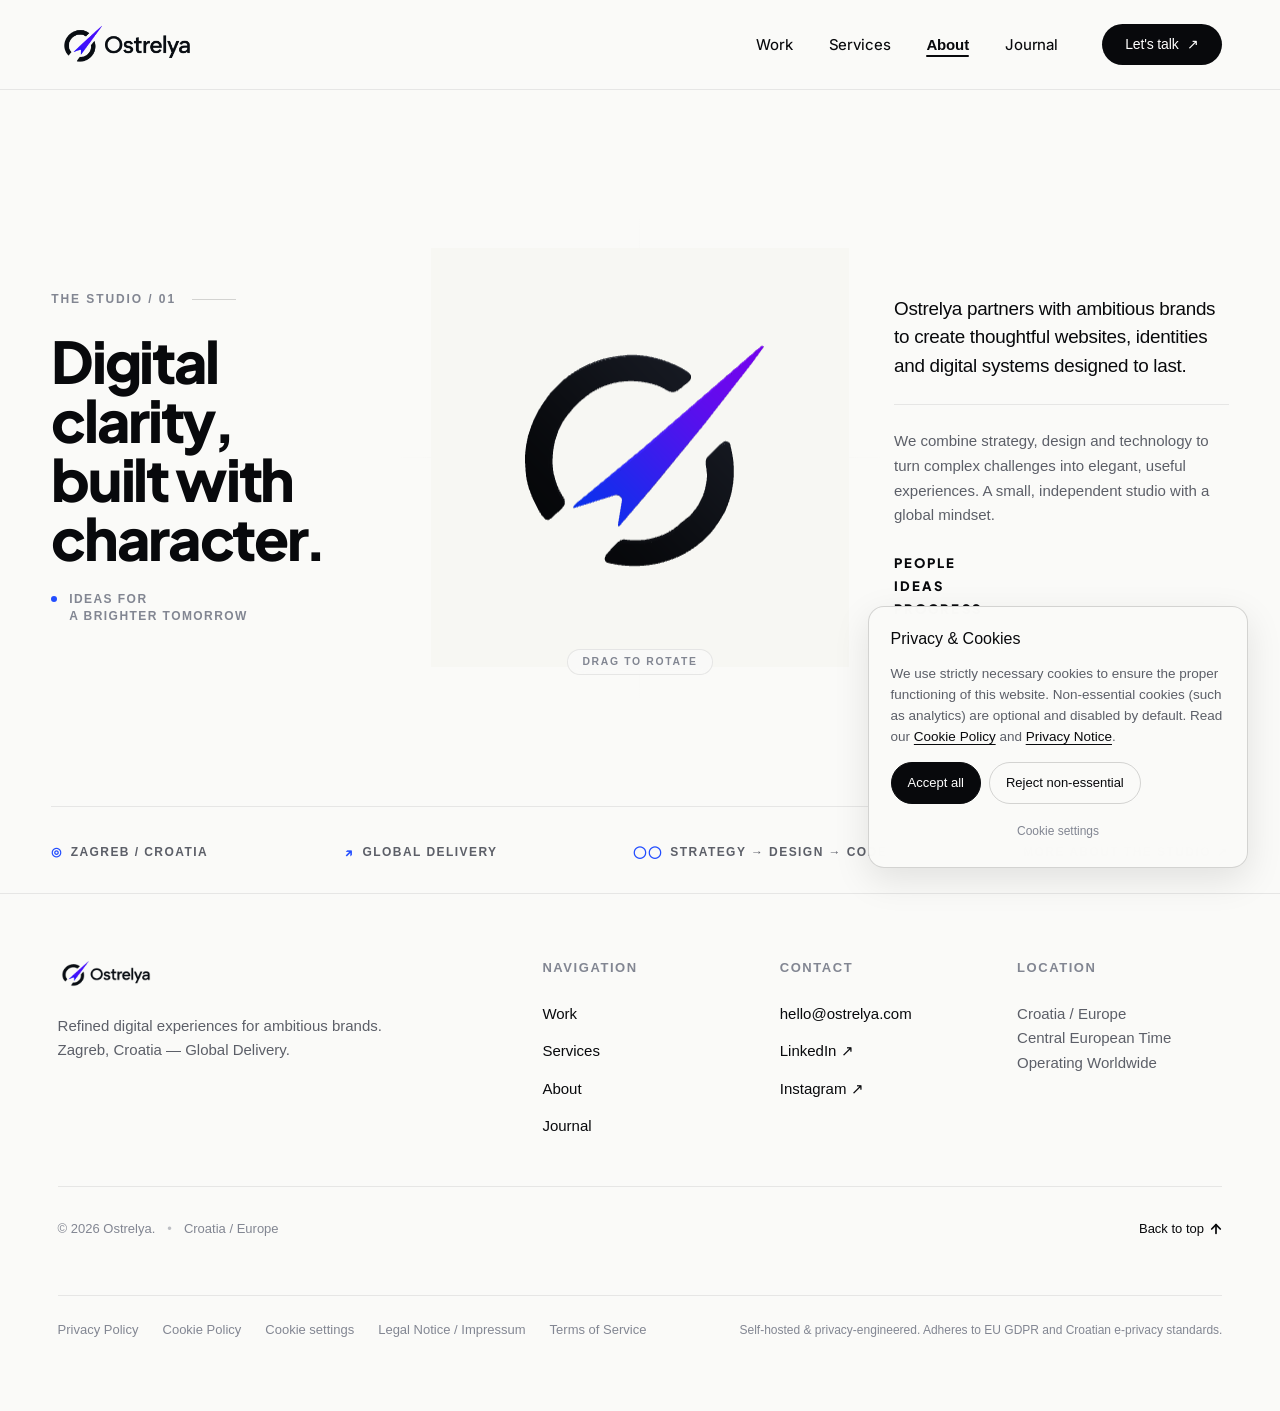
<file: about.html>
<!DOCTYPE html>
<html lang="en">
<head>
  <meta charset="UTF-8" />
  <meta name="viewport" content="width=device-width, initial-scale=1.0" />
  <title>About — Ostrelya Studio</title>
  <meta name="description" content="Ostrelya is an independent digital studio creating thoughtful websites, identities and digital systems." />
  <meta name="theme-color" content="#fafaf8" />
  <link rel="icon" type="image/png" href="assets/symbol-dark.png" />
  <link rel="preconnect" href="https://fonts.googleapis.com" />
  <link rel="preconnect" href="https://fonts.gstatic.com" crossorigin />
  <link href="https://fonts.googleapis.com/css2?family=Inter:wght@400;500;600&family=Plus+Jakarta+Sans:wght@500;600;700;800&display=swap" rel="stylesheet" />
  <link rel="stylesheet" href="styles.css" />
</head>
<body class="page-secondary page-about-spec">
  <header class="site-header" id="top" role="banner">
    <div class="nav-container">
      <a href="index.html" class="brand-link" aria-label="Ostrelya Home"><img src="assets/logo-dark.png" alt="Ostrelya" width="146" height="42" class="brand-logo" /></a>
      <nav class="desktop-nav" aria-label="Main Navigation">
        <ul class="nav-links">
          <li><a href="index.html#work" class="nav-link">Work</a></li>
          <li><a href="services.html" class="nav-link">Services</a></li>
          <li><a href="about.html" class="nav-link active" aria-current="page">About</a></li>
          <li><a href="journal.html" class="nav-link">Journal</a></li>
        </ul>
        <a href="index.html#contact" class="btn-talk"><span>Let's talk</span><span aria-hidden="true">↗</span></a>
      </nav>
      <button class="mobile-toggle" id="mobileToggle" aria-label="Toggle navigation menu" aria-expanded="false" aria-controls="mobileMenu"><span class="bar"></span><span class="bar"></span></button>
    </div>
    <div class="mobile-drawer" id="mobileMenu" aria-hidden="true">
      <nav class="mobile-nav-links" aria-label="Mobile Navigation">
        <a href="index.html#work" class="mobile-link">Work</a><a href="services.html" class="mobile-link">Services</a><a href="about.html" class="mobile-link active" aria-current="page">About</a><a href="journal.html" class="mobile-link">Journal</a>
      </nav>
      <div class="mobile-cta-wrap"><a href="index.html#contact" class="btn-talk w-full"><span>Let's talk</span><span aria-hidden="true">↗</span></a></div>
    </div>
  </header>

  <main id="main-content" class="about-spec-main">
    <section class="about-spec-hero" aria-labelledby="about-spec-title">
      <div class="about-spec-layout">
        <div class="about-spec-left reveal-on-scroll">
          <div class="spec-eyebrow"><span>THE STUDIO / 01</span><i></i></div>
          <h1 id="about-spec-title">Digital clarity,<br />built with<br />character.</h1>
          <div class="about-spec-motto"><i></i><span>IDEAS FOR<br />A BRIGHTER TOMORROW</span></div>
        </div>

        <div class="about-spec-symbol">
          <span class="symbol-grid symbol-grid--one"></span><span class="symbol-grid symbol-grid--two"></span><span class="symbol-grid symbol-grid--three"></span>
          <span class="symbol-orbit"></span>
          <div class="about-logo-3d" role="img" aria-label="Interactive three-dimensional Ostrelya symbol. Drag to rotate." tabindex="0">
            <canvas class="about-logo-canvas"></canvas>
            <img src="assets/symbol-3d-transparent.png" alt="" width="1000" height="1000" class="about-logo-fallback" />
            <span class="about-logo-hint" aria-hidden="true">DRAG TO ROTATE</span>
          </div>
          <span class="symbol-signal"></span><span class="symbol-dot"></span>
        </div>

        <div class="about-spec-copy reveal-on-scroll">
          <p class="about-spec-lead">Ostrelya partners with ambitious brands to create thoughtful websites, identities and digital systems designed to last.</p>
          <i class="about-copy-rule"></i>
          <p class="about-spec-body">We combine strategy, design and technology to turn complex challenges into elegant, useful experiences. A small, independent studio with a global mindset.</p>
          <p class="about-spec-values">PEOPLE<br />IDEAS<br />PROGRESS</p>
        </div>
      </div>

      <div class="about-spec-rail" aria-label="Studio facts">
        <div><span class="rail-icon rail-icon--globe" aria-hidden="true">◎</span><span>ZAGREB / CROATIA</span></div>
        <div><span class="rail-icon" aria-hidden="true">↗</span><span>GLOBAL DELIVERY</span></div>
        <div><span class="rail-icon rail-icon--rings" aria-hidden="true">◯◯</span><span>STRATEGY → DESIGN → CODE</span></div>
        <a href="index.html#about"><span>More about the studio</span><span aria-hidden="true">↗</span></a>
      </div>
    </section>
  </main>

  <!-- ==================== FOOTER ==================== -->
  <footer class="site-footer" role="contentinfo">
    <div class="page-container">
      <div class="footer-top">
        <div class="footer-brand-col">
          <a href="index.html" class="footer-logo-link" aria-label="Ostrelya back to top">
            <img src="assets/logo-dark.png" alt="Ostrelya" width="168" height="48" class="footer-logo-img" />
          </a>
          <p class="footer-brand-tagline">
            Refined digital experiences for ambitious brands.<br />Zagreb, Croatia &mdash; Global Delivery.
          </p>
        </div>

        <div class="footer-links-grid">
          <div class="footer-nav-col">
            <span class="footer-col-heading">Navigation</span>
            <ul class="footer-list">
              <li><a href="index.html#work">Work</a></li>
              <li><a href="services.html">Services</a></li>
              <li><a href="about.html">About</a></li>
              <li><a href="journal.html">Journal</a></li>
            </ul>
          </div>

          <div class="footer-nav-col">
            <span class="footer-col-heading">Contact</span>
            <ul class="footer-list">
              <li><a href="mailto:hello@ostrelya.com">hello@ostrelya.com</a></li>
              <li><a href="https://linkedin.com" target="_blank" rel="noopener noreferrer">LinkedIn ↗</a></li>
              <li><a href="https://instagram.com" target="_blank" rel="noopener noreferrer">Instagram ↗</a></li>
            </ul>
          </div>

          <div class="footer-nav-col">
            <span class="footer-col-heading">Location</span>
            <p class="footer-location-text">
              Croatia / Europe<br />
              Central European Time<br />
              Operating Worldwide
            </p>
          </div>
        </div>
      </div>

      <div class="footer-bottom">
        <div class="footer-bottom-left">
          <span class="copyright">&copy; 2026 Ostrelya.</span>
          <span class="footer-bullet" aria-hidden="true">&bull;</span>
          <span class="location-badge">Croatia / Europe</span>
        </div>

        <div class="footer-bottom-right">
          <a href="#top" class="back-to-top" id="backToTop">
            <span>Back to top</span>
            <svg viewBox="0 0 14 14" width="12" height="12" fill="none" stroke="currentColor" stroke-width="2" stroke-linecap="round" stroke-linejoin="round" aria-hidden="true">
              <line x1="7" y1="12" x2="7" y2="2"></line>
              <polyline points="2 7 7 2 12 7"></polyline>
            </svg>
          </a>
        </div>
      </div>

      <div class="footer-legal-bar">
        <div class="footer-legal-links">
          <a href="privacy.html" class="footer-legal-link">Privacy Policy</a>
          <a href="cookies.html" class="footer-legal-link">Cookie Policy</a>
          <button type="button" class="footer-legal-link open-cookie-settings" id="openCookieSettings">Cookie settings</button>
          <a href="legal.html" class="footer-legal-link">Legal Notice / Impressum</a>
          <a href="terms.html" class="footer-legal-link">Terms of Service</a>
        </div>
        <p class="footer-legal-notice">
          Self-hosted &amp; privacy-engineered. Adheres to EU GDPR and Croatian e-privacy standards.
        </p>
      </div>
    </div>
  </footer>

  <script src="script.js"></script>
  <script src="secondary-pages.js"></script>
  <script src="about-3d.js"></script>
</body>
</html>
</file>
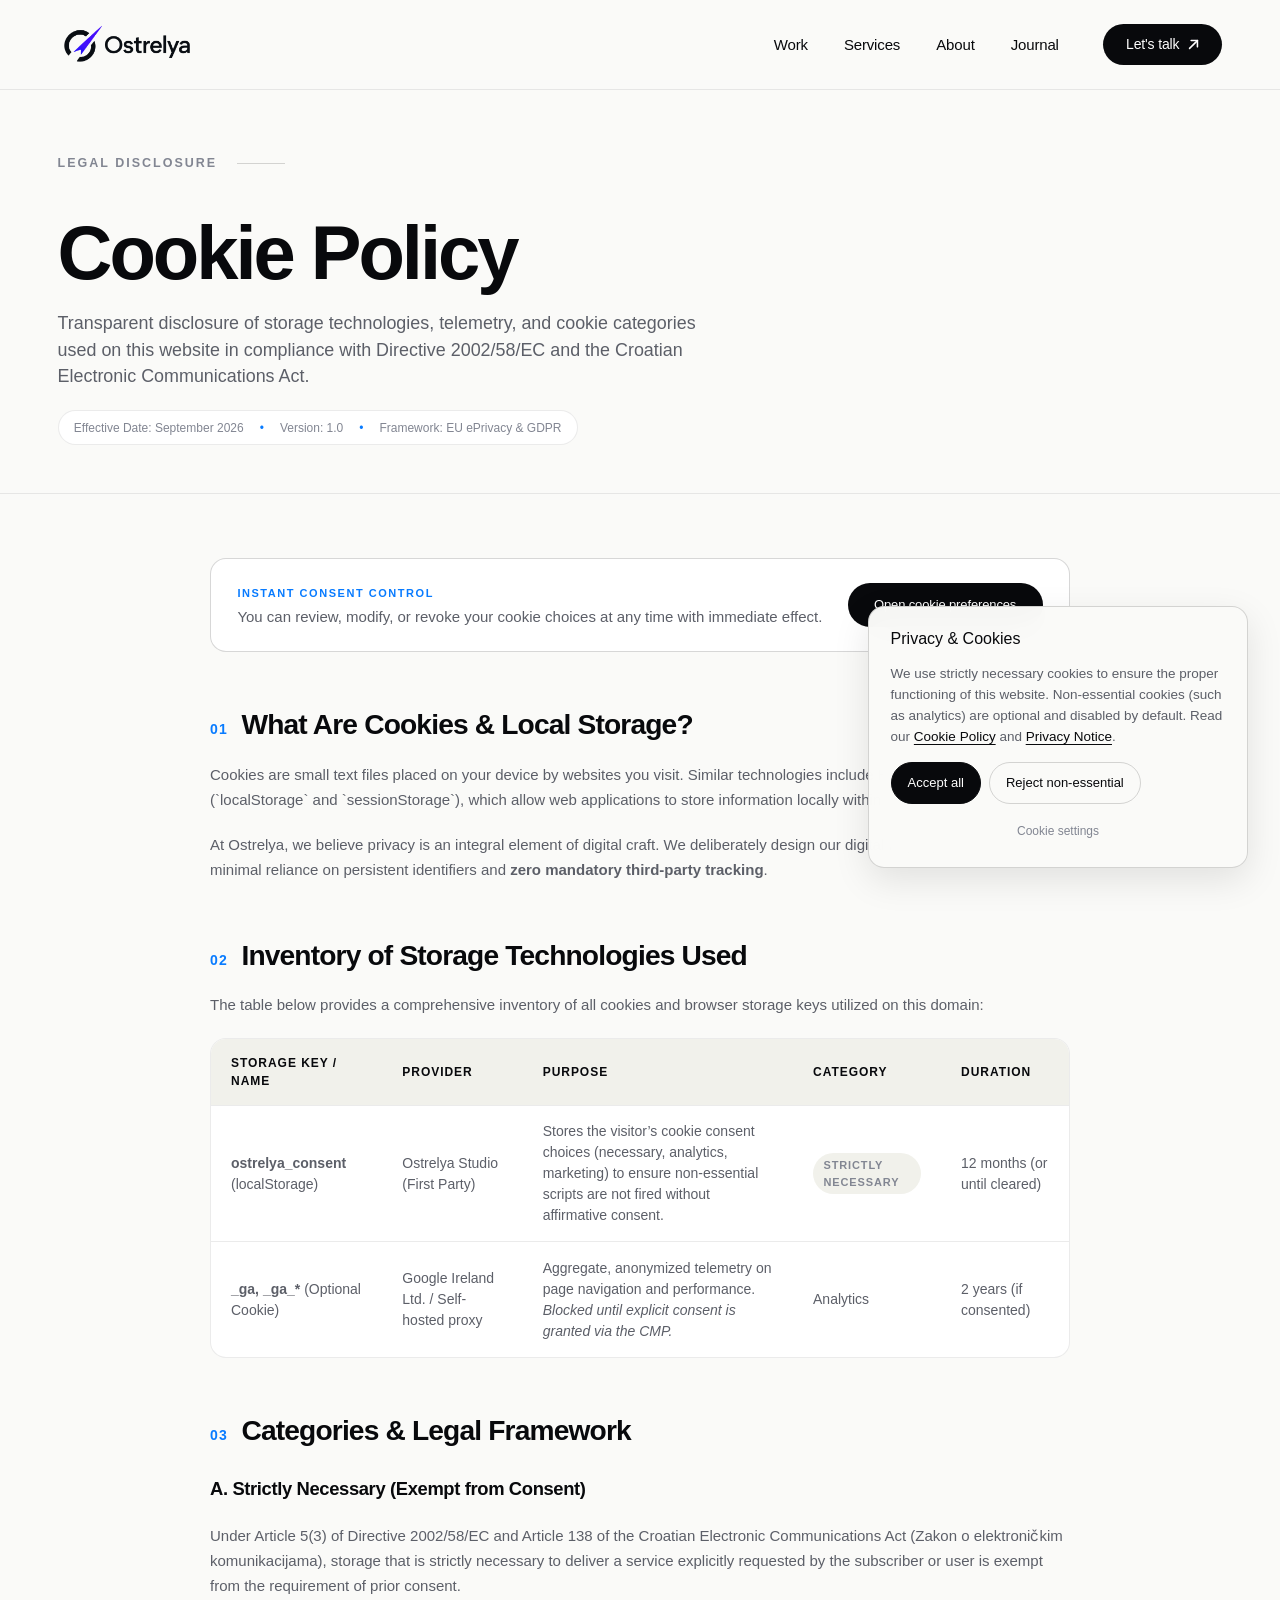
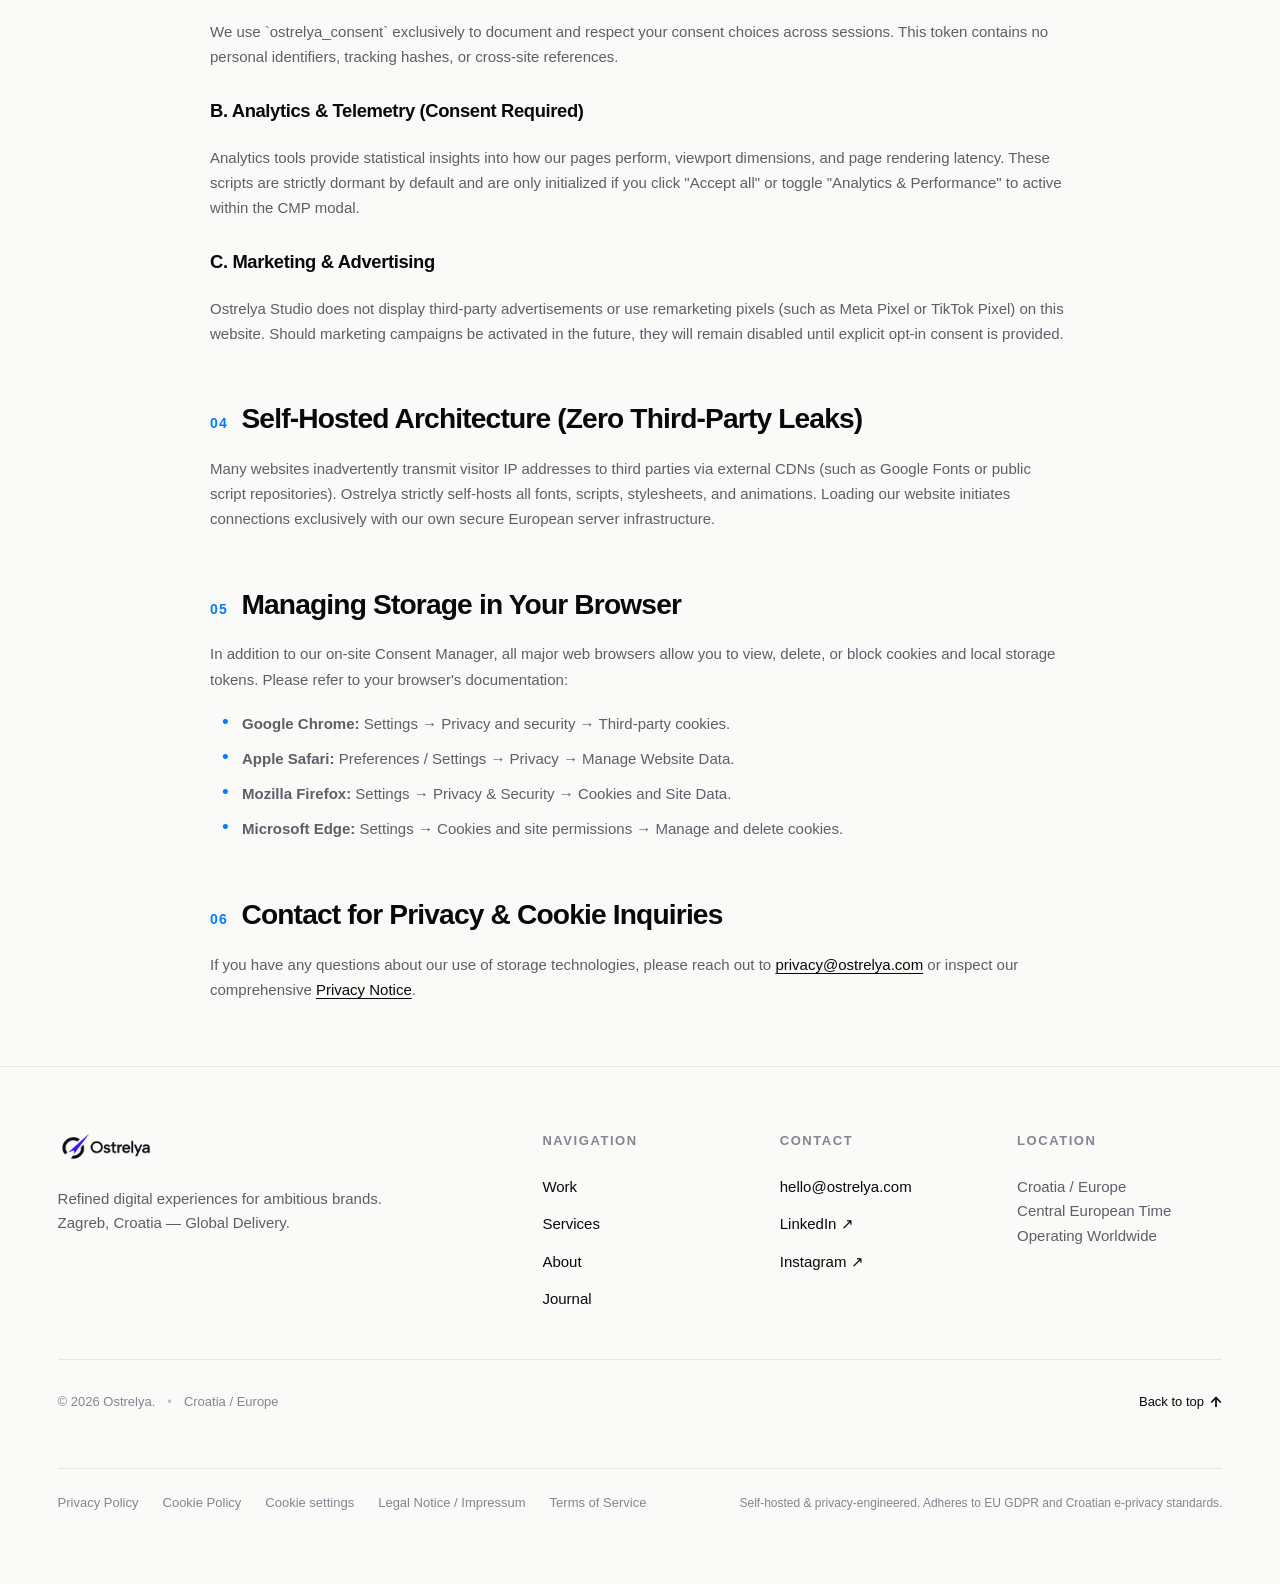
<file: cookies.html>
<!DOCTYPE html>
<html lang="en">
<head>
  <meta charset="UTF-8" />
  <meta name="viewport" content="width=device-width, initial-scale=1.0" />
  <title>Cookie Policy — Ostrelya Studio</title>
  <meta name="description" content="Cookie and storage disclosure for Ostrelya Studio under Directive 2002/58/EC (ePrivacy) and the Croatian Electronic Communications Act." />
  <meta name="theme-color" content="#FAFAF8" />

  <link rel="icon" type="image/png" href="assets/symbol-dark.png" />
  <link rel="stylesheet" href="assets/fonts/fonts.css" />
  <link rel="stylesheet" href="styles.css" />
  <script src="assets/js/gsap.min.js"></script>
</head>
<body class="page-legal">
  <a href="#main-content" class="skip-link">Skip to main content</a>

  <!-- ==================== 1. STICKY NAVIGATION ==================== -->
  <header class="site-header" id="top" role="banner">
    <div class="nav-container">
      <a href="index.html" class="brand-link" aria-label="Ostrelya Home">
        <img src="assets/logo-dark.png" alt="Ostrelya" width="146" height="42" class="brand-logo" />
      </a>

      <nav class="desktop-nav" aria-label="Main Navigation">
        <ul class="nav-links">
          <li><a href="index.html#work" class="nav-link">Work</a></li>
          <li><a href="services.html" class="nav-link">Services</a></li>
          <li><a href="index.html#studio" class="nav-link">About</a></li>
          <li><a href="index.html#journal" class="nav-link">Journal</a></li>
        </ul>

        <a href="index.html#contact" class="btn-talk">
          <span>Let's talk</span>
          <svg class="icon-arrow" viewBox="0 0 14 14" width="11" height="11" fill="none" stroke="currentColor" stroke-width="2" stroke-linecap="round" stroke-linejoin="round" aria-hidden="true">
            <line x1="2" y1="12" x2="12" y2="2"></line>
            <polyline points="4 2 12 2 12 10"></polyline>
          </svg>
        </a>
      </nav>

      <!-- Mobile Hamburger Button -->
      <button class="mobile-toggle" id="mobileToggle" aria-label="Toggle navigation menu" aria-expanded="false" aria-controls="mobileMenu">
        <span class="bar"></span>
        <span class="bar"></span>
      </button>
    </div>

    <!-- Mobile Drawer -->
    <div class="mobile-drawer" id="mobileMenu" aria-hidden="true">
      <nav class="mobile-nav-links" aria-label="Mobile Navigation">
        <a href="index.html#work" class="mobile-link">Work</a>
        <a href="services.html" class="mobile-link">Services</a>
        <a href="index.html#studio" class="mobile-link">About</a>
        <a href="index.html#journal" class="mobile-link">Journal</a>
      </nav>
      <div class="mobile-cta-wrap">
        <a href="index.html#contact" class="btn-talk w-full">
          <span>Let's talk</span>
          <svg class="icon-arrow" viewBox="0 0 14 14" width="12" height="12" fill="none" stroke="currentColor" stroke-width="2" stroke-linecap="round" stroke-linejoin="round" aria-hidden="true">
            <line x1="2" y1="12" x2="12" y2="2"></line>
            <polyline points="4 2 12 2 12 10"></polyline>
          </svg>
        </a>
      </div>
    </div>
  </header>

  <main id="main-content">

    <!-- ==================== 2. PAGE HEADER ==================== -->
    <header class="legal-page-header">
      <div class="page-container">
        <div class="legal-header-content">
          <div class="editorial-eyebrow">
            <span class="eyebrow-text">LEGAL DISCLOSURE</span>
            <span class="eyebrow-rule" aria-hidden="true"></span>
          </div>

          <h1 class="legal-page-title">Cookie Policy</h1>

          <p class="legal-page-lead">
            Transparent disclosure of storage technologies, telemetry, and cookie categories used on this website in compliance with Directive 2002/58/EC and the Croatian Electronic Communications Act.
          </p>

          <div class="legal-page-meta">
            <span>Effective Date: September 2026</span>
            <span class="legal-meta-dot">&bull;</span>
            <span>Version: 1.0</span>
            <span class="legal-meta-dot">&bull;</span>
            <span>Framework: EU ePrivacy &amp; GDPR</span>
          </div>
        </div>
      </div>
    </header>

    <!-- ==================== 3. LEGAL CONTENT ARTICLE ==================== -->
    <section class="legal-content-section" aria-label="Cookie Policy Details">
      <div class="page-container">
        <article class="legal-article">

          <!-- Direct Preferences Action Box -->
          <div class="legal-placeholder-box" style="border-style: solid; border-color: var(--border-hairline-strong); background-color: #FFFFFF; display: flex; flex-direction: row; align-items: center; justify-content: space-between; flex-wrap: wrap; gap: 1.5rem;">
            <div>
              <span class="placeholder-badge" style="color: var(--accent-blue);">Instant Consent Control</span>
              <p class="legal-p" style="margin-bottom: 0; font-size: 0.9375rem;">
                You can review, modify, or revoke your cookie choices at any time with immediate effect.
              </p>
            </div>
            <button type="button" class="btn-primary open-cookie-settings" style="padding: 0.75rem 1.65rem; font-size: 0.8125rem;">
              <span>Open cookie preferences</span>
            </button>
          </div>

          <!-- Section 01: What Are Cookies -->
          <div class="legal-block">
            <h2 class="legal-heading-2">
              <span class="legal-num">01</span>
              <span>What Are Cookies &amp; Local Storage?</span>
            </h2>
            <p class="legal-p">
              Cookies are small text files placed on your device by websites you visit. Similar technologies include HTML5 Local Storage (`localStorage` and `sessionStorage`), which allow web applications to store information locally within your browser.
            </p>
            <p class="legal-p">
              At Ostrelya, we believe privacy is an integral element of digital craft. We deliberately design our digital flagships to function with minimal reliance on persistent identifiers and <strong>zero mandatory third-party tracking</strong>.
            </p>
          </div>

          <!-- Section 02: Storage Inventory Table -->
          <div class="legal-block">
            <h2 class="legal-heading-2">
              <span class="legal-num">02</span>
              <span>Inventory of Storage Technologies Used</span>
            </h2>
            <p class="legal-p">
              The table below provides a comprehensive inventory of all cookies and browser storage keys utilized on this domain:
            </p>

            <div class="legal-table-wrap">
              <table class="legal-table">
                <thead>
                  <tr>
                    <th>Storage Key / Name</th>
                    <th>Provider</th>
                    <th>Purpose</th>
                    <th>Category</th>
                    <th>Duration</th>
                  </tr>
                </thead>
                <tbody>
                  <tr>
                    <td><strong>ostrelya_consent</strong> (localStorage)</td>
                    <td>Ostrelya Studio (First Party)</td>
                    <td>Stores the visitor’s cookie consent choices (necessary, analytics, marketing) to ensure non-essential scripts are not fired without affirmative consent.</td>
                    <td><span class="cmp-badge-locked" style="display:inline-block;">Strictly Necessary</span></td>
                    <td>12 months (or until cleared)</td>
                  </tr>
                  <tr>
                    <td><strong>_ga, _ga_*</strong> (Optional Cookie)</td>
                    <td>Google Ireland Ltd. / Self-hosted proxy</td>
                    <td>Aggregate, anonymized telemetry on page navigation and performance. <em>Blocked until explicit consent is granted via the CMP.</em></td>
                    <td>Analytics</td>
                    <td>2 years (if consented)</td>
                  </tr>
                </tbody>
              </table>
            </div>
          </div>

          <!-- Section 03: Detailed Categories -->
          <div class="legal-block">
            <h2 class="legal-heading-2">
              <span class="legal-num">03</span>
              <span>Categories &amp; Legal Framework</span>
            </h2>

            <h3 class="legal-heading-3">A. Strictly Necessary (Exempt from Consent)</h3>
            <p class="legal-p">
              Under Article 5(3) of Directive 2002/58/EC and Article 138 of the Croatian Electronic Communications Act (Zakon o elektroničkim komunikacijama), storage that is strictly necessary to deliver a service explicitly requested by the subscriber or user is exempt from the requirement of prior consent.
            </p>
            <p class="legal-p">
              We use `ostrelya_consent` exclusively to document and respect your consent choices across sessions. This token contains no personal identifiers, tracking hashes, or cross-site references.
            </p>

            <h3 class="legal-heading-3">B. Analytics &amp; Telemetry (Consent Required)</h3>
            <p class="legal-p">
              Analytics tools provide statistical insights into how our pages perform, viewport dimensions, and page rendering latency. These scripts are strictly dormant by default and are only initialized if you click "Accept all" or toggle "Analytics &amp; Performance" to active within the CMP modal.
            </p>

            <h3 class="legal-heading-3">C. Marketing &amp; Advertising</h3>
            <p class="legal-p">
              Ostrelya Studio does not display third-party advertisements or use remarketing pixels (such as Meta Pixel or TikTok Pixel) on this website. Should marketing campaigns be activated in the future, they will remain disabled until explicit opt-in consent is provided.
            </p>
          </div>

          <!-- Section 04: Zero Third-Party Assets -->
          <div class="legal-block">
            <h2 class="legal-heading-2">
              <span class="legal-num">04</span>
              <span>Self-Hosted Architecture (Zero Third-Party Leaks)</span>
            </h2>
            <p class="legal-p">
              Many websites inadvertently transmit visitor IP addresses to third parties via external CDNs (such as Google Fonts or public script repositories). Ostrelya strictly self-hosts all fonts, scripts, stylesheets, and animations. Loading our website initiates connections exclusively with our own secure European server infrastructure.
            </p>
          </div>

          <!-- Section 05: Browser Level Controls -->
          <div class="legal-block">
            <h2 class="legal-heading-2">
              <span class="legal-num">05</span>
              <span>Managing Storage in Your Browser</span>
            </h2>
            <p class="legal-p">
              In addition to our on-site Consent Manager, all major web browsers allow you to view, delete, or block cookies and local storage tokens. Please refer to your browser's documentation:
            </p>
            <ul class="legal-list">
              <li class="legal-list-item"><strong>Google Chrome:</strong> Settings &rarr; Privacy and security &rarr; Third-party cookies.</li>
              <li class="legal-list-item"><strong>Apple Safari:</strong> Preferences / Settings &rarr; Privacy &rarr; Manage Website Data.</li>
              <li class="legal-list-item"><strong>Mozilla Firefox:</strong> Settings &rarr; Privacy &amp; Security &rarr; Cookies and Site Data.</li>
              <li class="legal-list-item"><strong>Microsoft Edge:</strong> Settings &rarr; Cookies and site permissions &rarr; Manage and delete cookies.</li>
            </ul>
          </div>

          <!-- Section 06: Contact -->
          <div class="legal-block">
            <h2 class="legal-heading-2">
              <span class="legal-num">06</span>
              <span>Contact for Privacy &amp; Cookie Inquiries</span>
            </h2>
            <p class="legal-p">
              If you have any questions about our use of storage technologies, please reach out to <a href="mailto:privacy@ostrelya.com">privacy@ostrelya.com</a> or inspect our comprehensive <a href="privacy.html">Privacy Notice</a>.
            </p>
          </div>

        </article>
      </div>
    </section>

  </main>

  <!-- ==================== 4. FOOTER ==================== -->
  <footer class="site-footer" id="journal" role="contentinfo">
    <div class="page-container">
      <div class="footer-top">
        <div class="footer-brand-col">
          <a href="index.html" class="footer-logo-link" aria-label="Ostrelya back to top">
            <img src="assets/logo-dark.png" alt="Ostrelya" width="168" height="48" class="footer-logo-img" />
          </a>
          <p class="footer-brand-tagline">
            Refined digital experiences for ambitious brands.<br />Zagreb, Croatia &mdash; Global Delivery.
          </p>
        </div>

        <div class="footer-links-grid">
          <div class="footer-nav-col">
            <span class="footer-col-heading">Navigation</span>
            <ul class="footer-list">
              <li><a href="index.html#work">Work</a></li>
              <li><a href="services.html">Services</a></li>
              <li><a href="index.html#studio">About</a></li>
              <li><a href="index.html#journal">Journal</a></li>
            </ul>
          </div>

          <div class="footer-nav-col">
            <span class="footer-col-heading">Contact</span>
            <ul class="footer-list">
              <li><a href="mailto:hello@ostrelya.com">hello@ostrelya.com</a></li>
              <li><a href="https://linkedin.com" target="_blank" rel="noopener noreferrer">LinkedIn ↗</a></li>
              <li><a href="https://instagram.com" target="_blank" rel="noopener noreferrer">Instagram ↗</a></li>
            </ul>
          </div>

          <div class="footer-nav-col">
            <span class="footer-col-heading">Location</span>
            <p class="footer-location-text">
              Croatia / Europe<br />
              Central European Time<br />
              Operating Worldwide
            </p>
          </div>
        </div>
      </div>

      <div class="footer-bottom">
        <div class="footer-bottom-left">
          <span class="copyright">&copy; 2026 Ostrelya.</span>
          <span class="footer-bullet" aria-hidden="true">&bull;</span>
          <span class="location-badge">Croatia / Europe</span>
        </div>

        <div class="footer-bottom-right">
          <a href="#top" class="back-to-top" id="backToTop">
            <span>Back to top</span>
            <svg viewBox="0 0 14 14" width="12" height="12" fill="none" stroke="currentColor" stroke-width="2" stroke-linecap="round" stroke-linejoin="round" aria-hidden="true">
              <line x1="7" y1="12" x2="7" y2="2"></line>
              <polyline points="2 7 7 2 12 7"></polyline>
            </svg>
          </a>
        </div>
      </div>

      <!-- Upgraded Footer Legal Bar -->
      <div class="footer-legal-bar">
        <div class="footer-legal-links">
          <a href="privacy.html" class="footer-legal-link">Privacy Policy</a>
          <a href="cookies.html" class="footer-legal-link">Cookie Policy</a>
          <button type="button" class="footer-legal-link open-cookie-settings" id="openCookieSettings">Cookie settings</button>
          <a href="legal.html" class="footer-legal-link">Legal Notice / Impressum</a>
          <a href="terms.html" class="footer-legal-link">Terms of Service</a>
        </div>
        <p class="footer-legal-notice">
          Self-hosted &amp; privacy-engineered. Adheres to EU GDPR and Croatian e-privacy standards.
        </p>
      </div>
    </div>
  </footer>

  <script src="script.js"></script>
</body>
</html>
</file>
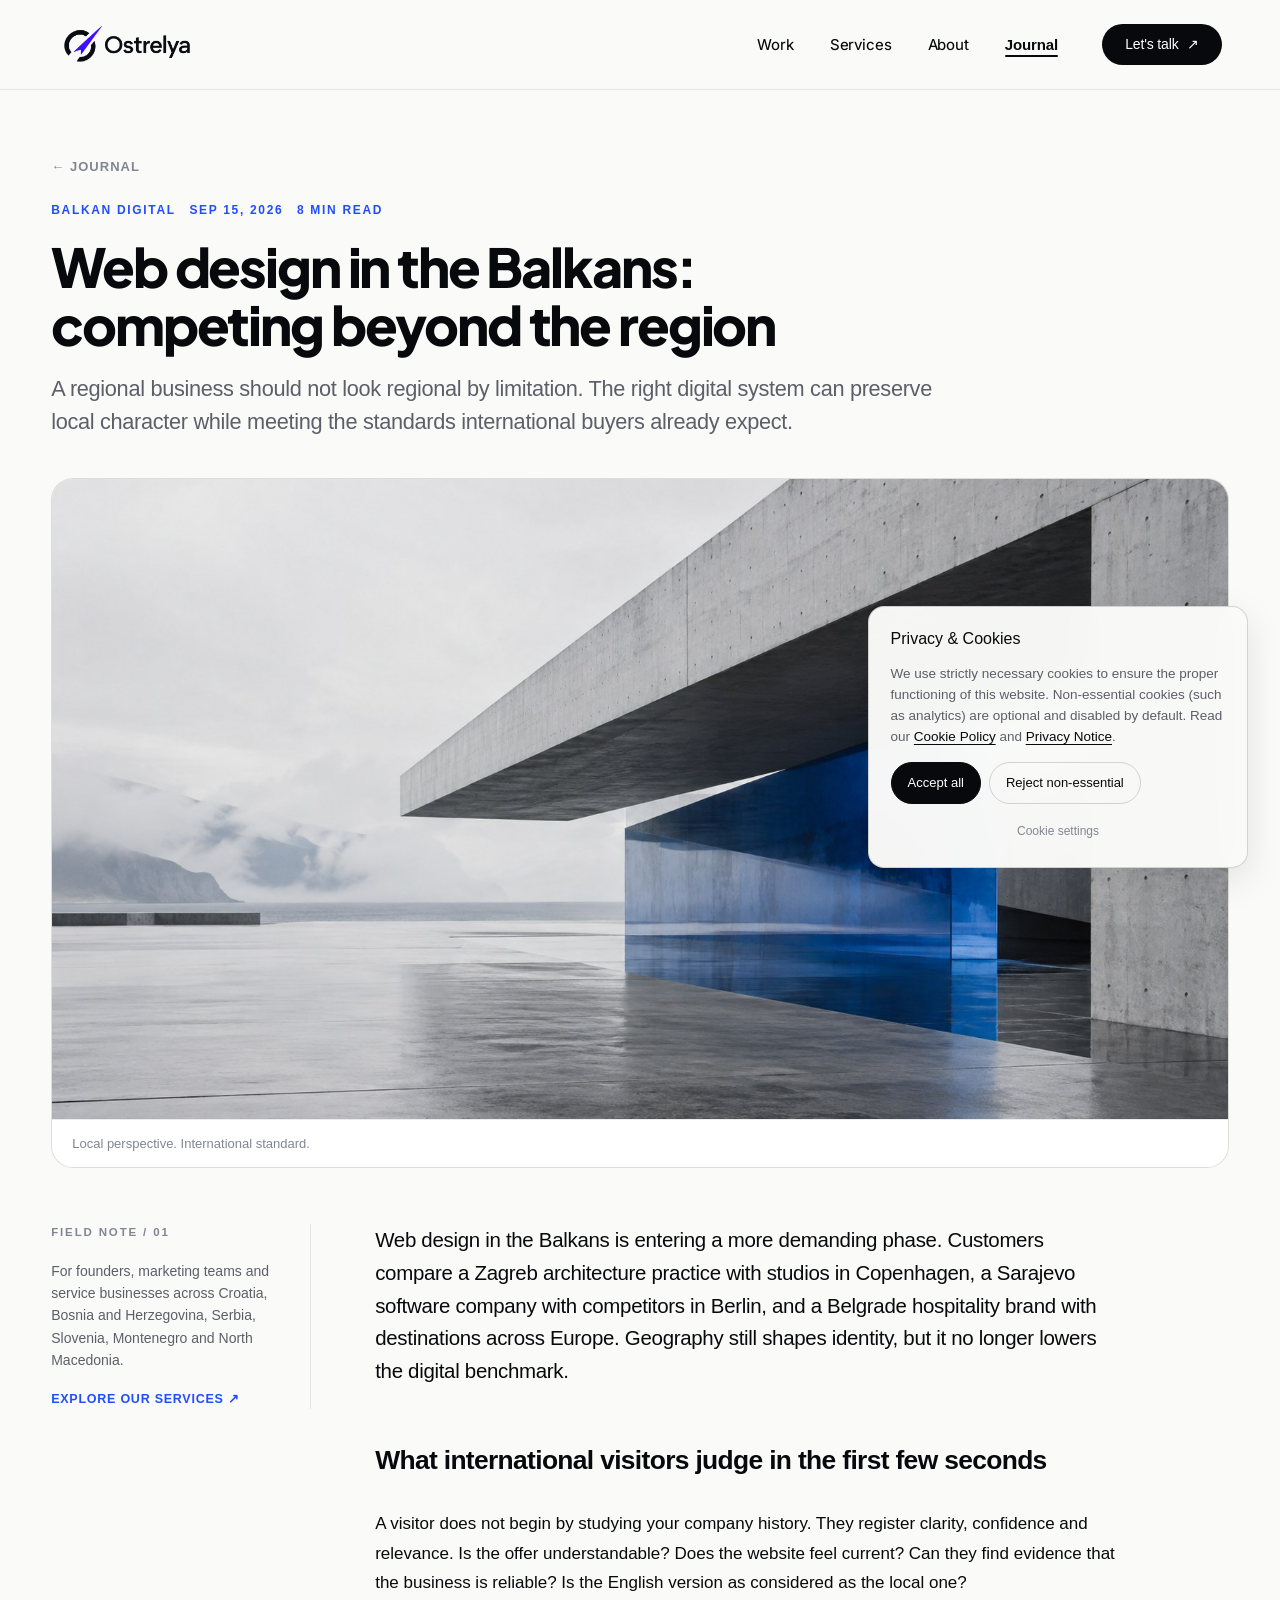
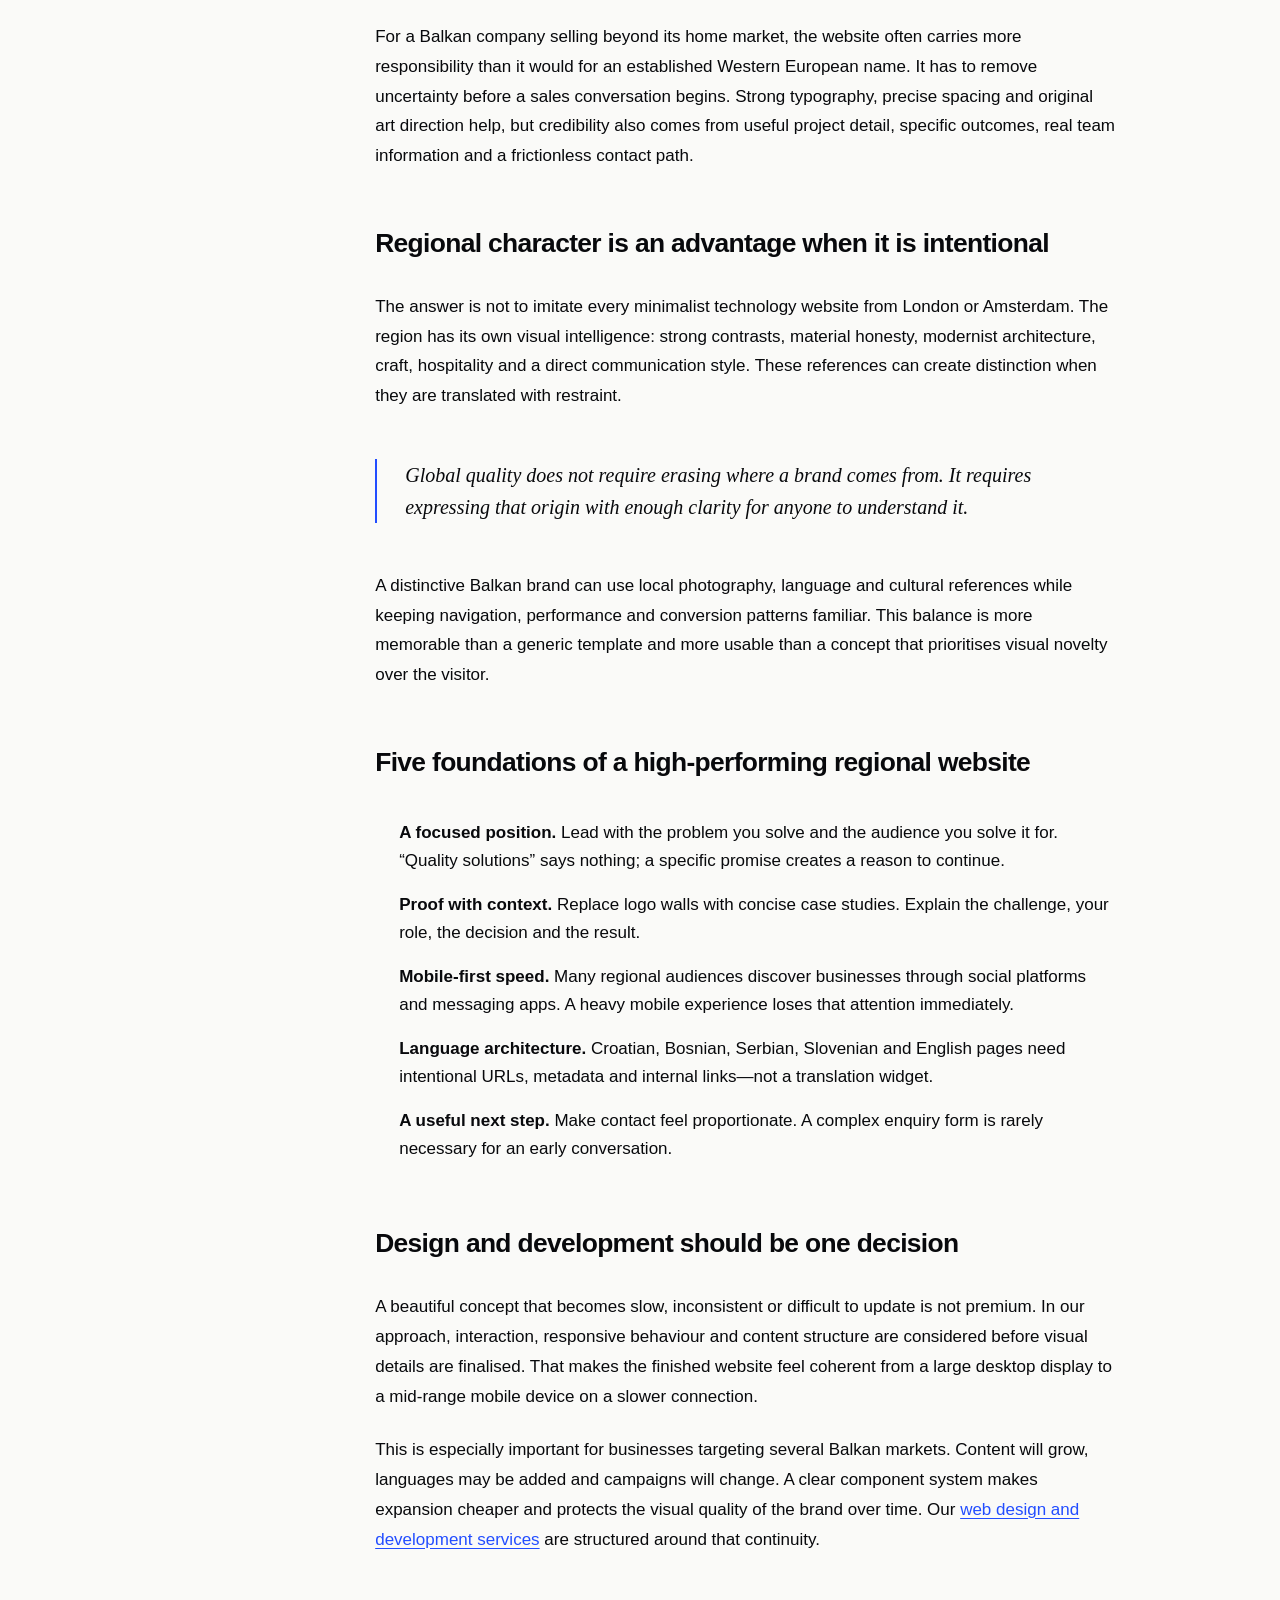
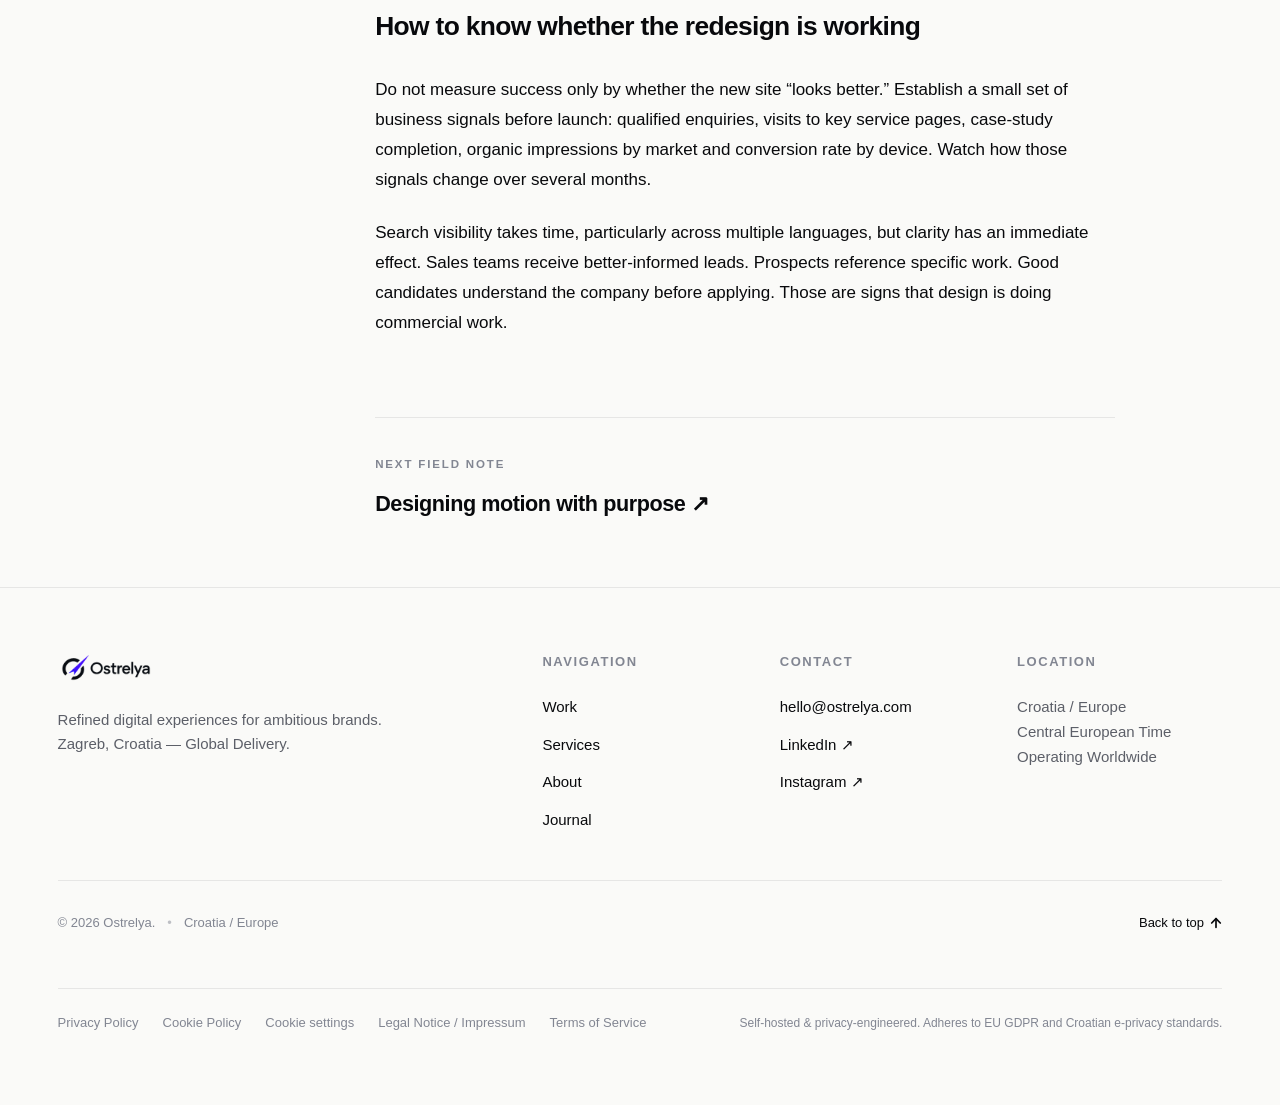
<file: journal-balkan-web-design.html>
<!DOCTYPE html>
<html lang="en">
<head>
  <meta charset="UTF-8" />
  <meta name="viewport" content="width=device-width, initial-scale=1.0" />
  <title>Web Design in the Balkans: A Growth Guide | Ostrelya</title>
  <meta name="description" content="A practical web design guide for Balkan brands that want stronger local trust, international credibility and websites built to convert." />
  <meta name="theme-color" content="#fafaf8" />
  <link rel="icon" type="image/png" href="assets/symbol-dark.png" />
  <link rel="preconnect" href="https://fonts.googleapis.com" />
  <link rel="preconnect" href="https://fonts.gstatic.com" crossorigin />
  <link href="https://fonts.googleapis.com/css2?family=Inter:wght@400;500;600&family=Plus+Jakarta+Sans:wght@500;600;700;800&display=swap" rel="stylesheet" />
  <link rel="stylesheet" href="styles.css" />
  <script type="application/ld+json">
  {"@context":"https://schema.org","@type":"Article","headline":"Web design in the Balkans: competing beyond the region","description":"A practical guide for Balkan brands that want stronger local trust and international credibility.","image":"assets/journal/balkan-web-design.jpg","datePublished":"2026-09-15","dateModified":"2026-09-15","author":{"@type":"Organization","name":"Ostrelya Studio"},"publisher":{"@type":"Organization","name":"Ostrelya Studio"}}
  </script>
</head>
<body class="page-secondary page-journal-article">
  <header class="site-header" id="top" role="banner">
    <div class="nav-container">
      <a href="index.html" class="brand-link" aria-label="Ostrelya Home"><img src="assets/logo-dark.png" alt="Ostrelya" width="146" height="42" class="brand-logo" /></a>
      <nav class="desktop-nav" aria-label="Main Navigation"><ul class="nav-links"><li><a href="index.html#work" class="nav-link">Work</a></li><li><a href="services.html" class="nav-link">Services</a></li><li><a href="about.html" class="nav-link">About</a></li><li><a href="journal.html" class="nav-link active">Journal</a></li></ul><a href="index.html#contact" class="btn-talk"><span>Let's talk</span><span aria-hidden="true">↗</span></a></nav>
      <button class="mobile-toggle" id="mobileToggle" aria-label="Toggle navigation menu" aria-expanded="false" aria-controls="mobileMenu"><span class="bar"></span><span class="bar"></span></button>
    </div>
    <div class="mobile-drawer" id="mobileMenu" aria-hidden="true"><nav class="mobile-nav-links" aria-label="Mobile Navigation"><a href="index.html#work" class="mobile-link">Work</a><a href="services.html" class="mobile-link">Services</a><a href="about.html" class="mobile-link">About</a><a href="journal.html" class="mobile-link active">Journal</a></nav><div class="mobile-cta-wrap"><a href="index.html#contact" class="btn-talk w-full"><span>Let's talk</span><span aria-hidden="true">↗</span></a></div></div>
  </header>

  <main id="main-content" class="article-main">
    <article>
      <header class="article-header">
        <a class="article-back" href="journal.html">← Journal</a>
        <div class="article-kicker"><span>BALKAN DIGITAL</span><time datetime="2026-09-15">SEP 15, 2026</time><span>8 MIN READ</span></div>
        <h1>Web design in the Balkans:<br />competing beyond the region</h1>
        <p class="article-deck">A regional business should not look regional by limitation. The right digital system can preserve local character while meeting the standards international buyers already expect.</p>
      </header>

      <figure class="article-hero-media">
        <img src="assets/journal/balkan-web-design.jpg" alt="Modern concrete architecture intersected by a cobalt blue glass plane" width="1600" height="920" />
        <figcaption>Local perspective. International standard.</figcaption>
      </figure>

      <div class="article-layout">
        <aside class="article-aside" aria-label="Article summary"><span>FIELD NOTE / 01</span><p>For founders, marketing teams and service businesses across Croatia, Bosnia and Herzegovina, Serbia, Slovenia, Montenegro and North Macedonia.</p><a href="services.html">Explore our services ↗</a></aside>
        <div class="article-copy">
          <p class="article-lead">Web design in the Balkans is entering a more demanding phase. Customers compare a Zagreb architecture practice with studios in Copenhagen, a Sarajevo software company with competitors in Berlin, and a Belgrade hospitality brand with destinations across Europe. Geography still shapes identity, but it no longer lowers the digital benchmark.</p>

          <h2>What international visitors judge in the first few seconds</h2>
          <p>A visitor does not begin by studying your company history. They register clarity, confidence and relevance. Is the offer understandable? Does the website feel current? Can they find evidence that the business is reliable? Is the English version as considered as the local one?</p>
          <p>For a Balkan company selling beyond its home market, the website often carries more responsibility than it would for an established Western European name. It has to remove uncertainty before a sales conversation begins. Strong typography, precise spacing and original art direction help, but credibility also comes from useful project detail, specific outcomes, real team information and a frictionless contact path.</p>

          <h2>Regional character is an advantage when it is intentional</h2>
          <p>The answer is not to imitate every minimalist technology website from London or Amsterdam. The region has its own visual intelligence: strong contrasts, material honesty, modernist architecture, craft, hospitality and a direct communication style. These references can create distinction when they are translated with restraint.</p>
          <blockquote>Global quality does not require erasing where a brand comes from. It requires expressing that origin with enough clarity for anyone to understand it.</blockquote>
          <p>A distinctive Balkan brand can use local photography, language and cultural references while keeping navigation, performance and conversion patterns familiar. This balance is more memorable than a generic template and more usable than a concept that prioritises visual novelty over the visitor.</p>

          <h2>Five foundations of a high-performing regional website</h2>
          <ol>
            <li><strong>A focused position.</strong> Lead with the problem you solve and the audience you solve it for. “Quality solutions” says nothing; a specific promise creates a reason to continue.</li>
            <li><strong>Proof with context.</strong> Replace logo walls with concise case studies. Explain the challenge, your role, the decision and the result.</li>
            <li><strong>Mobile-first speed.</strong> Many regional audiences discover businesses through social platforms and messaging apps. A heavy mobile experience loses that attention immediately.</li>
            <li><strong>Language architecture.</strong> Croatian, Bosnian, Serbian, Slovenian and English pages need intentional URLs, metadata and internal links—not a translation widget.</li>
            <li><strong>A useful next step.</strong> Make contact feel proportionate. A complex enquiry form is rarely necessary for an early conversation.</li>
          </ol>

          <h2>Design and development should be one decision</h2>
          <p>A beautiful concept that becomes slow, inconsistent or difficult to update is not premium. In our approach, interaction, responsive behaviour and content structure are considered before visual details are finalised. That makes the finished website feel coherent from a large desktop display to a mid-range mobile device on a slower connection.</p>
          <p>This is especially important for businesses targeting several Balkan markets. Content will grow, languages may be added and campaigns will change. A clear component system makes expansion cheaper and protects the visual quality of the brand over time. Our <a href="services.html">web design and development services</a> are structured around that continuity.</p>

          <h2>How to know whether the redesign is working</h2>
          <p>Do not measure success only by whether the new site “looks better.” Establish a small set of business signals before launch: qualified enquiries, visits to key service pages, case-study completion, organic impressions by market and conversion rate by device. Watch how those signals change over several months.</p>
          <p>Search visibility takes time, particularly across multiple languages, but clarity has an immediate effect. Sales teams receive better-informed leads. Prospects reference specific work. Good candidates understand the company before applying. Those are signs that design is doing commercial work.</p>

          <div class="article-next"><span>NEXT FIELD NOTE</span><a href="journal-purposeful-motion.html">Designing motion with purpose <b>↗</b></a></div>
        </div>
      </div>
    </article>
  </main>

  <!-- ==================== FOOTER ==================== -->
  <footer class="site-footer" role="contentinfo">
    <div class="page-container">
      <div class="footer-top">
        <div class="footer-brand-col">
          <a href="index.html" class="footer-logo-link" aria-label="Ostrelya back to top">
            <img src="assets/logo-dark.png" alt="Ostrelya" width="168" height="48" class="footer-logo-img" />
          </a>
          <p class="footer-brand-tagline">
            Refined digital experiences for ambitious brands.<br />Zagreb, Croatia &mdash; Global Delivery.
          </p>
        </div>

        <div class="footer-links-grid">
          <div class="footer-nav-col">
            <span class="footer-col-heading">Navigation</span>
            <ul class="footer-list">
              <li><a href="index.html#work">Work</a></li>
              <li><a href="services.html">Services</a></li>
              <li><a href="about.html">About</a></li>
              <li><a href="journal.html">Journal</a></li>
            </ul>
          </div>

          <div class="footer-nav-col">
            <span class="footer-col-heading">Contact</span>
            <ul class="footer-list">
              <li><a href="mailto:hello@ostrelya.com">hello@ostrelya.com</a></li>
              <li><a href="https://linkedin.com" target="_blank" rel="noopener noreferrer">LinkedIn ↗</a></li>
              <li><a href="https://instagram.com" target="_blank" rel="noopener noreferrer">Instagram ↗</a></li>
            </ul>
          </div>

          <div class="footer-nav-col">
            <span class="footer-col-heading">Location</span>
            <p class="footer-location-text">
              Croatia / Europe<br />
              Central European Time<br />
              Operating Worldwide
            </p>
          </div>
        </div>
      </div>

      <div class="footer-bottom">
        <div class="footer-bottom-left">
          <span class="copyright">&copy; 2026 Ostrelya.</span>
          <span class="footer-bullet" aria-hidden="true">&bull;</span>
          <span class="location-badge">Croatia / Europe</span>
        </div>

        <div class="footer-bottom-right">
          <a href="#top" class="back-to-top" id="backToTop">
            <span>Back to top</span>
            <svg viewBox="0 0 14 14" width="12" height="12" fill="none" stroke="currentColor" stroke-width="2" stroke-linecap="round" stroke-linejoin="round" aria-hidden="true">
              <line x1="7" y1="12" x2="7" y2="2"></line>
              <polyline points="2 7 7 2 12 7"></polyline>
            </svg>
          </a>
        </div>
      </div>

      <div class="footer-legal-bar">
        <div class="footer-legal-links">
          <a href="privacy.html" class="footer-legal-link">Privacy Policy</a>
          <a href="cookies.html" class="footer-legal-link">Cookie Policy</a>
          <button type="button" class="footer-legal-link open-cookie-settings" id="openCookieSettings">Cookie settings</button>
          <a href="legal.html" class="footer-legal-link">Legal Notice / Impressum</a>
          <a href="terms.html" class="footer-legal-link">Terms of Service</a>
        </div>
        <p class="footer-legal-notice">
          Self-hosted &amp; privacy-engineered. Adheres to EU GDPR and Croatian e-privacy standards.
        </p>
      </div>
    </div>
  </footer>

  <script src="script.js"></script><script src="secondary-pages.js"></script>
</body>
</html>
</file>
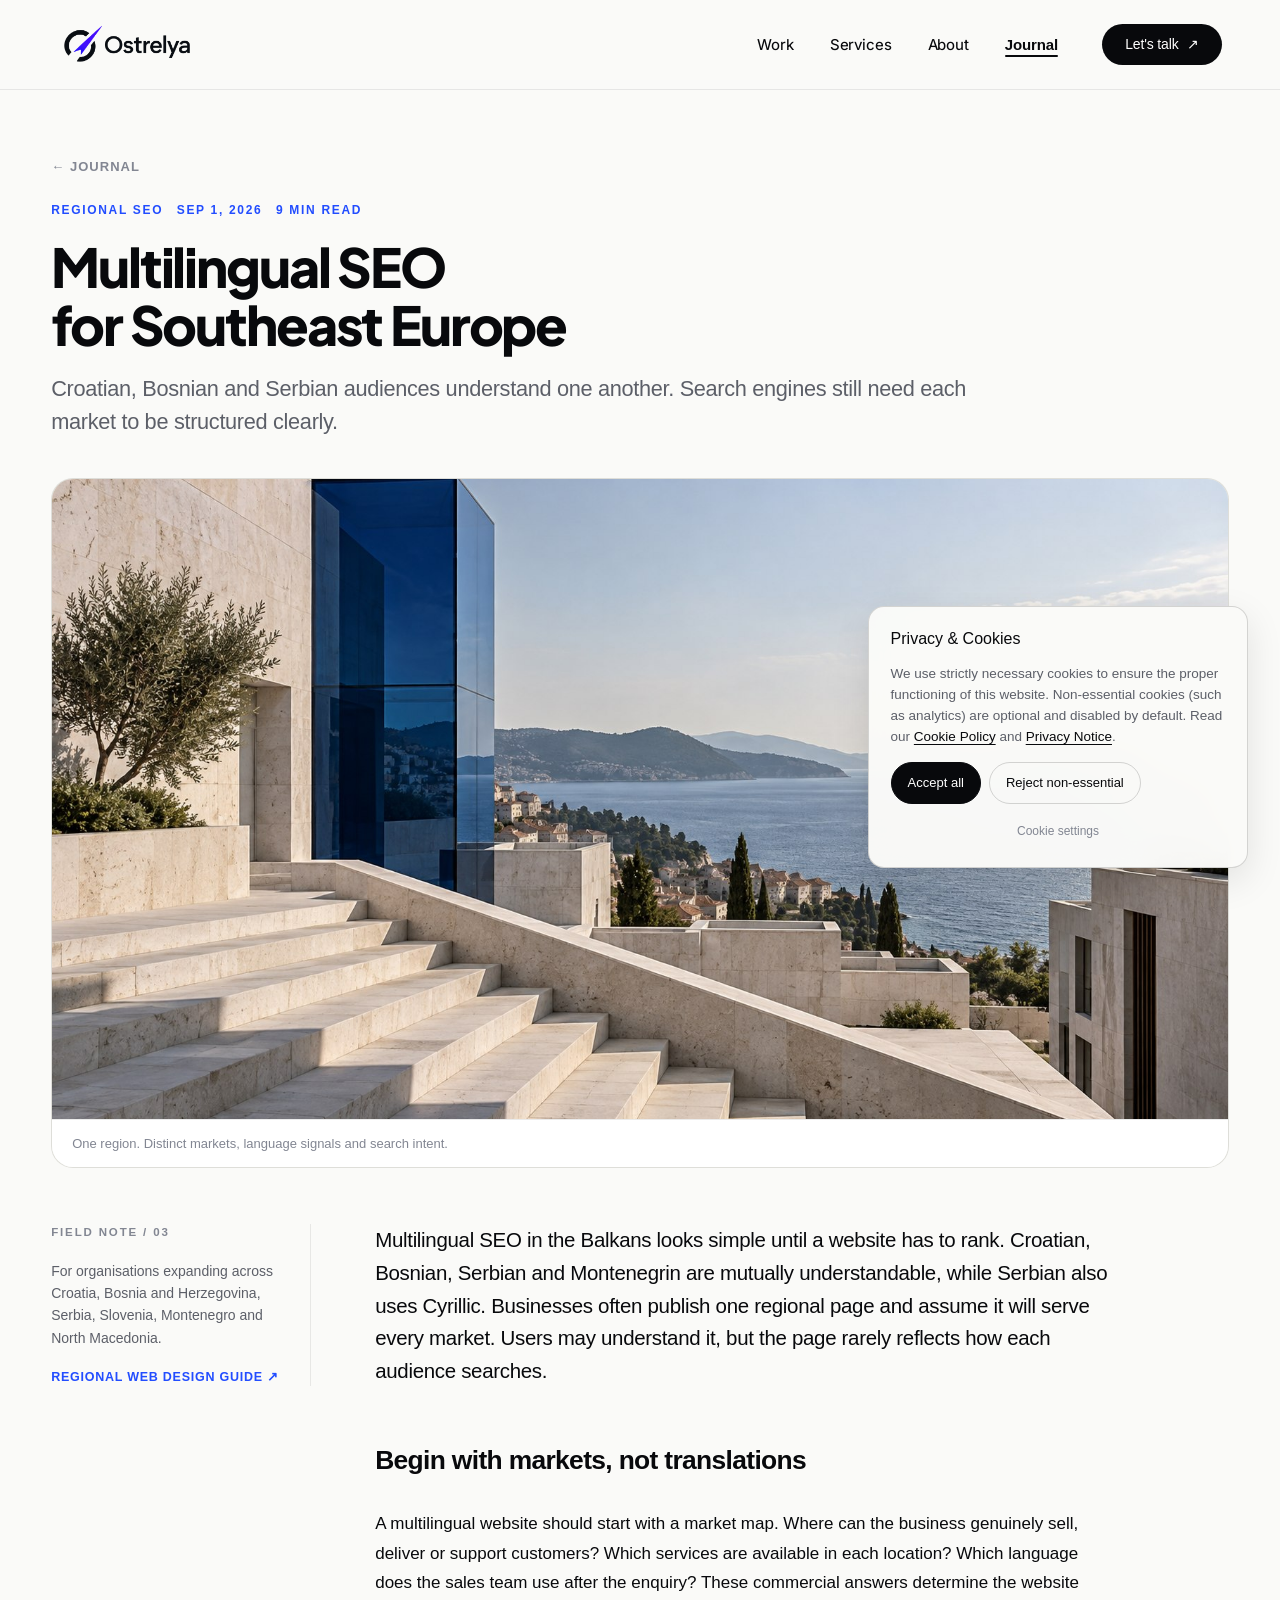
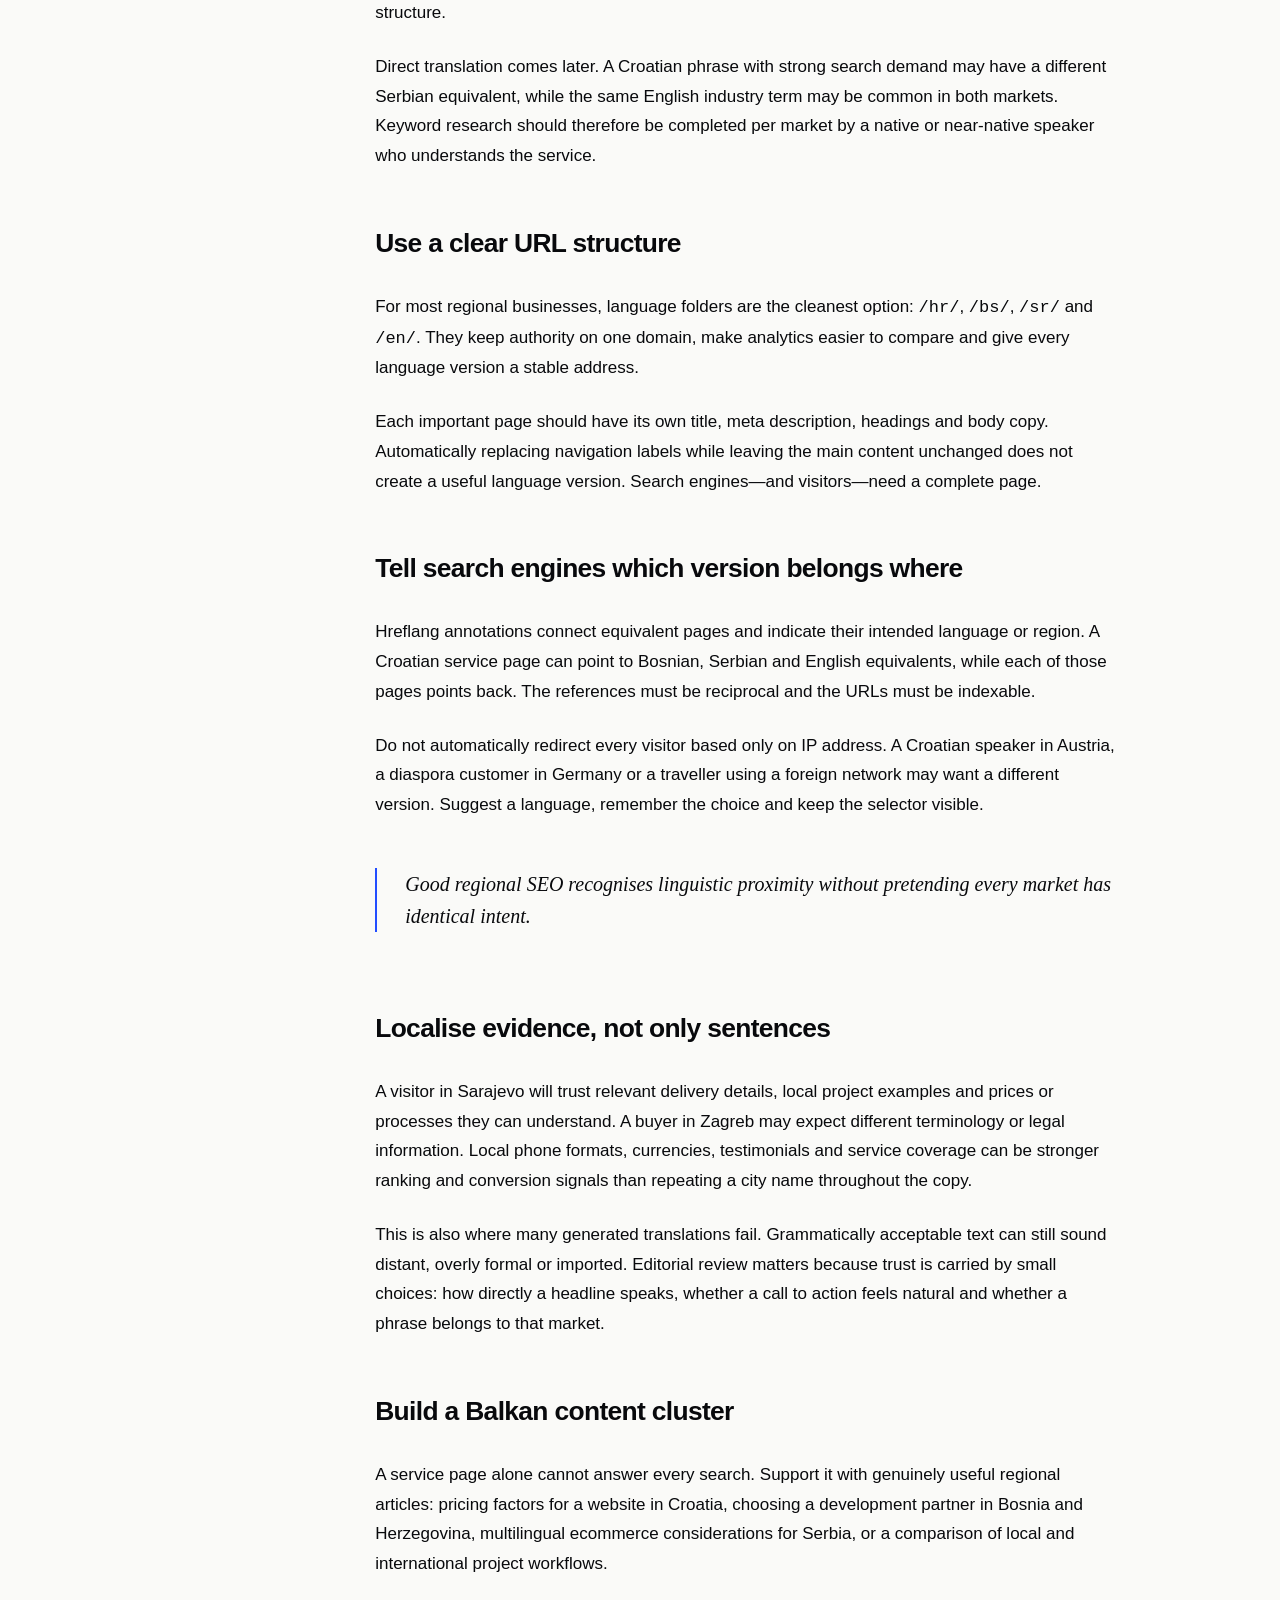
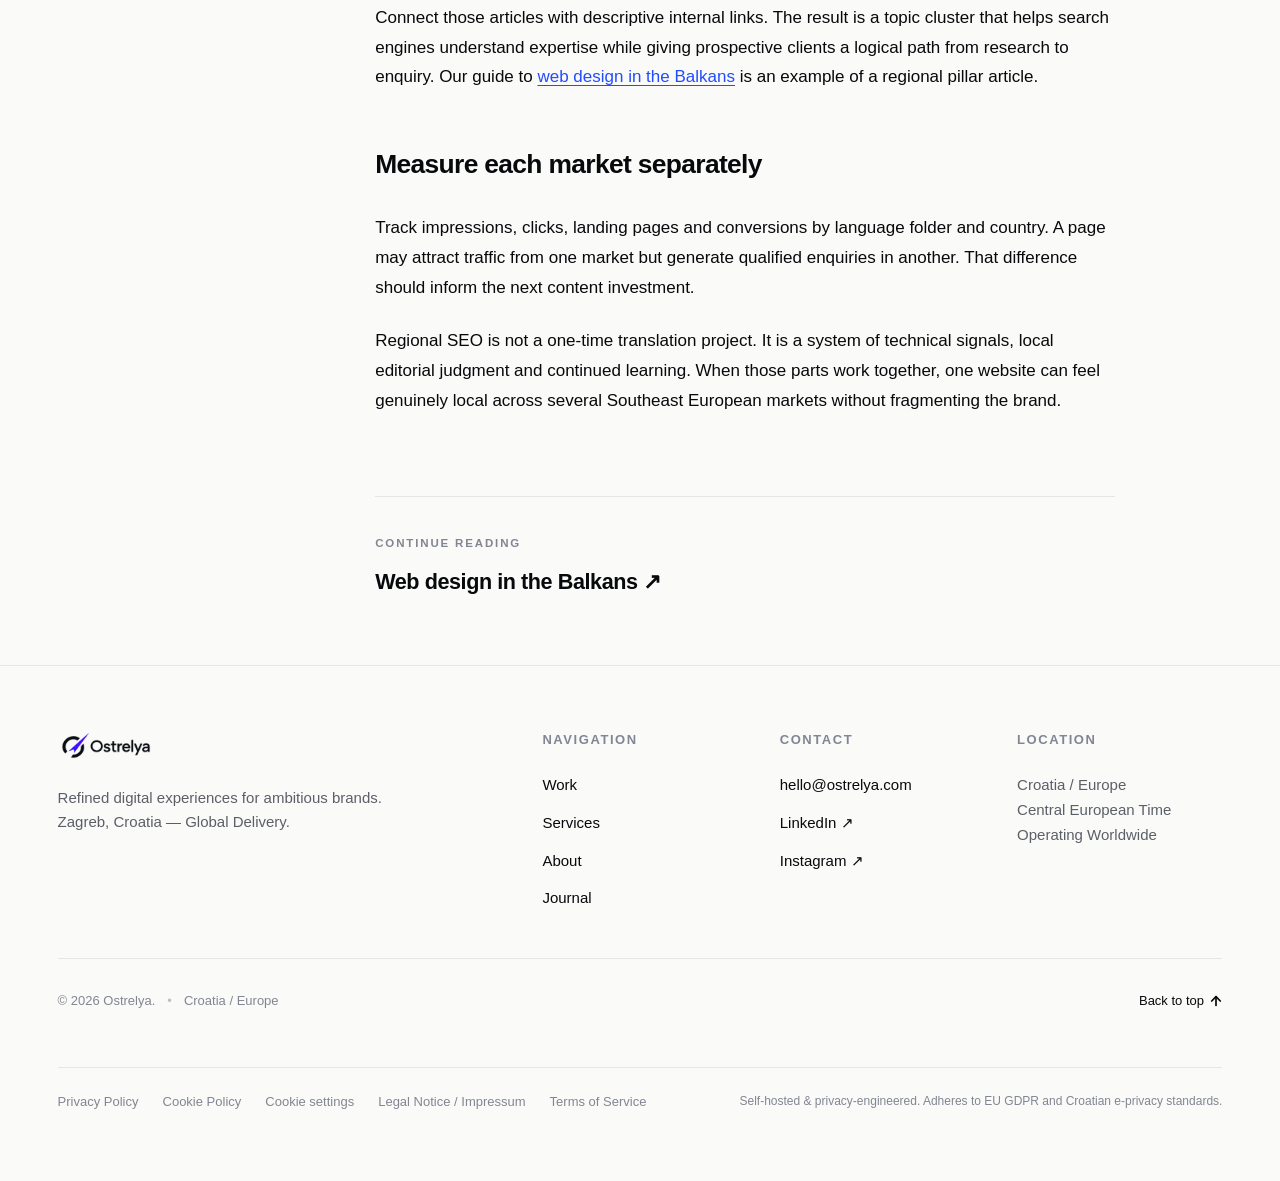
<file: journal-multilingual-seo-balkans.html>
<!DOCTYPE html>
<html lang="en">
<head>
  <meta charset="UTF-8" /><meta name="viewport" content="width=device-width, initial-scale=1.0" />
  <title>Multilingual SEO for the Balkans | Ostrelya Journal</title>
  <meta name="description" content="A practical multilingual SEO framework for websites targeting Croatia, Bosnia and Herzegovina, Serbia and other Southeast European markets." />
  <meta name="theme-color" content="#fafaf8" /><link rel="icon" type="image/png" href="assets/symbol-dark.png" />
  <link rel="preconnect" href="https://fonts.googleapis.com" /><link rel="preconnect" href="https://fonts.gstatic.com" crossorigin /><link href="https://fonts.googleapis.com/css2?family=Inter:wght@400;500;600&family=Plus+Jakarta+Sans:wght@500;600;700;800&display=swap" rel="stylesheet" /><link rel="stylesheet" href="styles.css" />
  <script type="application/ld+json">{"@context":"https://schema.org","@type":"Article","headline":"Multilingual SEO for Southeast Europe","description":"A practical multilingual SEO framework for websites targeting Balkan markets.","image":"assets/journal/multilingual-seo-balkans.jpg","datePublished":"2026-09-01","dateModified":"2026-09-01","author":{"@type":"Organization","name":"Ostrelya Studio"},"publisher":{"@type":"Organization","name":"Ostrelya Studio"}}</script>
</head>
<body class="page-secondary page-journal-article">
  <header class="site-header" id="top" role="banner"><div class="nav-container"><a href="index.html" class="brand-link" aria-label="Ostrelya Home"><img src="assets/logo-dark.png" alt="Ostrelya" width="146" height="42" class="brand-logo" /></a><nav class="desktop-nav" aria-label="Main Navigation"><ul class="nav-links"><li><a href="index.html#work" class="nav-link">Work</a></li><li><a href="services.html" class="nav-link">Services</a></li><li><a href="about.html" class="nav-link">About</a></li><li><a href="journal.html" class="nav-link active">Journal</a></li></ul><a href="index.html#contact" class="btn-talk"><span>Let's talk</span><span aria-hidden="true">↗</span></a></nav><button class="mobile-toggle" id="mobileToggle" aria-label="Toggle navigation menu" aria-expanded="false" aria-controls="mobileMenu"><span class="bar"></span><span class="bar"></span></button></div><div class="mobile-drawer" id="mobileMenu" aria-hidden="true"><nav class="mobile-nav-links" aria-label="Mobile Navigation"><a href="index.html#work" class="mobile-link">Work</a><a href="services.html" class="mobile-link">Services</a><a href="about.html" class="mobile-link">About</a><a href="journal.html" class="mobile-link active">Journal</a></nav><div class="mobile-cta-wrap"><a href="index.html#contact" class="btn-talk w-full"><span>Let's talk</span><span aria-hidden="true">↗</span></a></div></div></header>
  <main id="main-content" class="article-main"><article>
    <header class="article-header"><a class="article-back" href="journal.html">← Journal</a><div class="article-kicker"><span>REGIONAL SEO</span><time datetime="2026-09-01">SEP 1, 2026</time><span>9 MIN READ</span></div><h1>Multilingual SEO<br />for Southeast Europe</h1><p class="article-deck">Croatian, Bosnian and Serbian audiences understand one another. Search engines still need each market to be structured clearly.</p></header>
    <figure class="article-hero-media"><img src="assets/journal/multilingual-seo-balkans.jpg" alt="Contemporary Adriatic limestone architecture with a cobalt blue glass monolith" width="1600" height="920" /><figcaption>One region. Distinct markets, language signals and search intent.</figcaption></figure>
    <div class="article-layout"><aside class="article-aside"><span>FIELD NOTE / 03</span><p>For organisations expanding across Croatia, Bosnia and Herzegovina, Serbia, Slovenia, Montenegro and North Macedonia.</p><a href="journal-balkan-web-design.html">Regional web design guide ↗</a></aside><div class="article-copy">
      <p class="article-lead">Multilingual SEO in the Balkans looks simple until a website has to rank. Croatian, Bosnian, Serbian and Montenegrin are mutually understandable, while Serbian also uses Cyrillic. Businesses often publish one regional page and assume it will serve every market. Users may understand it, but the page rarely reflects how each audience searches.</p>
      <h2>Begin with markets, not translations</h2>
      <p>A multilingual website should start with a market map. Where can the business genuinely sell, deliver or support customers? Which services are available in each location? Which language does the sales team use after the enquiry? These commercial answers determine the website structure.</p>
      <p>Direct translation comes later. A Croatian phrase with strong search demand may have a different Serbian equivalent, while the same English industry term may be common in both markets. Keyword research should therefore be completed per market by a native or near-native speaker who understands the service.</p>
      <h2>Use a clear URL structure</h2>
      <p>For most regional businesses, language folders are the cleanest option: <code>/hr/</code>, <code>/bs/</code>, <code>/sr/</code> and <code>/en/</code>. They keep authority on one domain, make analytics easier to compare and give every language version a stable address.</p>
      <p>Each important page should have its own title, meta description, headings and body copy. Automatically replacing navigation labels while leaving the main content unchanged does not create a useful language version. Search engines—and visitors—need a complete page.</p>
      <h2>Tell search engines which version belongs where</h2>
      <p>Hreflang annotations connect equivalent pages and indicate their intended language or region. A Croatian service page can point to Bosnian, Serbian and English equivalents, while each of those pages points back. The references must be reciprocal and the URLs must be indexable.</p>
      <p>Do not automatically redirect every visitor based only on IP address. A Croatian speaker in Austria, a diaspora customer in Germany or a traveller using a foreign network may want a different version. Suggest a language, remember the choice and keep the selector visible.</p>
      <blockquote>Good regional SEO recognises linguistic proximity without pretending every market has identical intent.</blockquote>
      <h2>Localise evidence, not only sentences</h2>
      <p>A visitor in Sarajevo will trust relevant delivery details, local project examples and prices or processes they can understand. A buyer in Zagreb may expect different terminology or legal information. Local phone formats, currencies, testimonials and service coverage can be stronger ranking and conversion signals than repeating a city name throughout the copy.</p>
      <p>This is also where many generated translations fail. Grammatically acceptable text can still sound distant, overly formal or imported. Editorial review matters because trust is carried by small choices: how directly a headline speaks, whether a call to action feels natural and whether a phrase belongs to that market.</p>
      <h2>Build a Balkan content cluster</h2>
      <p>A service page alone cannot answer every search. Support it with genuinely useful regional articles: pricing factors for a website in Croatia, choosing a development partner in Bosnia and Herzegovina, multilingual ecommerce considerations for Serbia, or a comparison of local and international project workflows.</p>
      <p>Connect those articles with descriptive internal links. The result is a topic cluster that helps search engines understand expertise while giving prospective clients a logical path from research to enquiry. Our guide to <a href="journal-balkan-web-design.html">web design in the Balkans</a> is an example of a regional pillar article.</p>
      <h2>Measure each market separately</h2>
      <p>Track impressions, clicks, landing pages and conversions by language folder and country. A page may attract traffic from one market but generate qualified enquiries in another. That difference should inform the next content investment.</p>
      <p>Regional SEO is not a one-time translation project. It is a system of technical signals, local editorial judgment and continued learning. When those parts work together, one website can feel genuinely local across several Southeast European markets without fragmenting the brand.</p>
      <div class="article-next"><span>CONTINUE READING</span><a href="journal-balkan-web-design.html">Web design in the Balkans <b>↗</b></a></div>
    </div></div>
  </article></main>

  <!-- ==================== FOOTER ==================== -->
  <footer class="site-footer" role="contentinfo">
    <div class="page-container">
      <div class="footer-top">
        <div class="footer-brand-col">
          <a href="index.html" class="footer-logo-link" aria-label="Ostrelya back to top">
            <img src="assets/logo-dark.png" alt="Ostrelya" width="168" height="48" class="footer-logo-img" />
          </a>
          <p class="footer-brand-tagline">
            Refined digital experiences for ambitious brands.<br />Zagreb, Croatia &mdash; Global Delivery.
          </p>
        </div>

        <div class="footer-links-grid">
          <div class="footer-nav-col">
            <span class="footer-col-heading">Navigation</span>
            <ul class="footer-list">
              <li><a href="index.html#work">Work</a></li>
              <li><a href="services.html">Services</a></li>
              <li><a href="about.html">About</a></li>
              <li><a href="journal.html">Journal</a></li>
            </ul>
          </div>

          <div class="footer-nav-col">
            <span class="footer-col-heading">Contact</span>
            <ul class="footer-list">
              <li><a href="mailto:hello@ostrelya.com">hello@ostrelya.com</a></li>
              <li><a href="https://linkedin.com" target="_blank" rel="noopener noreferrer">LinkedIn ↗</a></li>
              <li><a href="https://instagram.com" target="_blank" rel="noopener noreferrer">Instagram ↗</a></li>
            </ul>
          </div>

          <div class="footer-nav-col">
            <span class="footer-col-heading">Location</span>
            <p class="footer-location-text">
              Croatia / Europe<br />
              Central European Time<br />
              Operating Worldwide
            </p>
          </div>
        </div>
      </div>

      <div class="footer-bottom">
        <div class="footer-bottom-left">
          <span class="copyright">&copy; 2026 Ostrelya.</span>
          <span class="footer-bullet" aria-hidden="true">&bull;</span>
          <span class="location-badge">Croatia / Europe</span>
        </div>

        <div class="footer-bottom-right">
          <a href="#top" class="back-to-top" id="backToTop">
            <span>Back to top</span>
            <svg viewBox="0 0 14 14" width="12" height="12" fill="none" stroke="currentColor" stroke-width="2" stroke-linecap="round" stroke-linejoin="round" aria-hidden="true">
              <line x1="7" y1="12" x2="7" y2="2"></line>
              <polyline points="2 7 7 2 12 7"></polyline>
            </svg>
          </a>
        </div>
      </div>

      <div class="footer-legal-bar">
        <div class="footer-legal-links">
          <a href="privacy.html" class="footer-legal-link">Privacy Policy</a>
          <a href="cookies.html" class="footer-legal-link">Cookie Policy</a>
          <button type="button" class="footer-legal-link open-cookie-settings" id="openCookieSettings">Cookie settings</button>
          <a href="legal.html" class="footer-legal-link">Legal Notice / Impressum</a>
          <a href="terms.html" class="footer-legal-link">Terms of Service</a>
        </div>
        <p class="footer-legal-notice">
          Self-hosted &amp; privacy-engineered. Adheres to EU GDPR and Croatian e-privacy standards.
        </p>
      </div>
    </div>
  </footer>

  <script src="script.js"></script><script src="secondary-pages.js"></script>
</body></html>
</file>
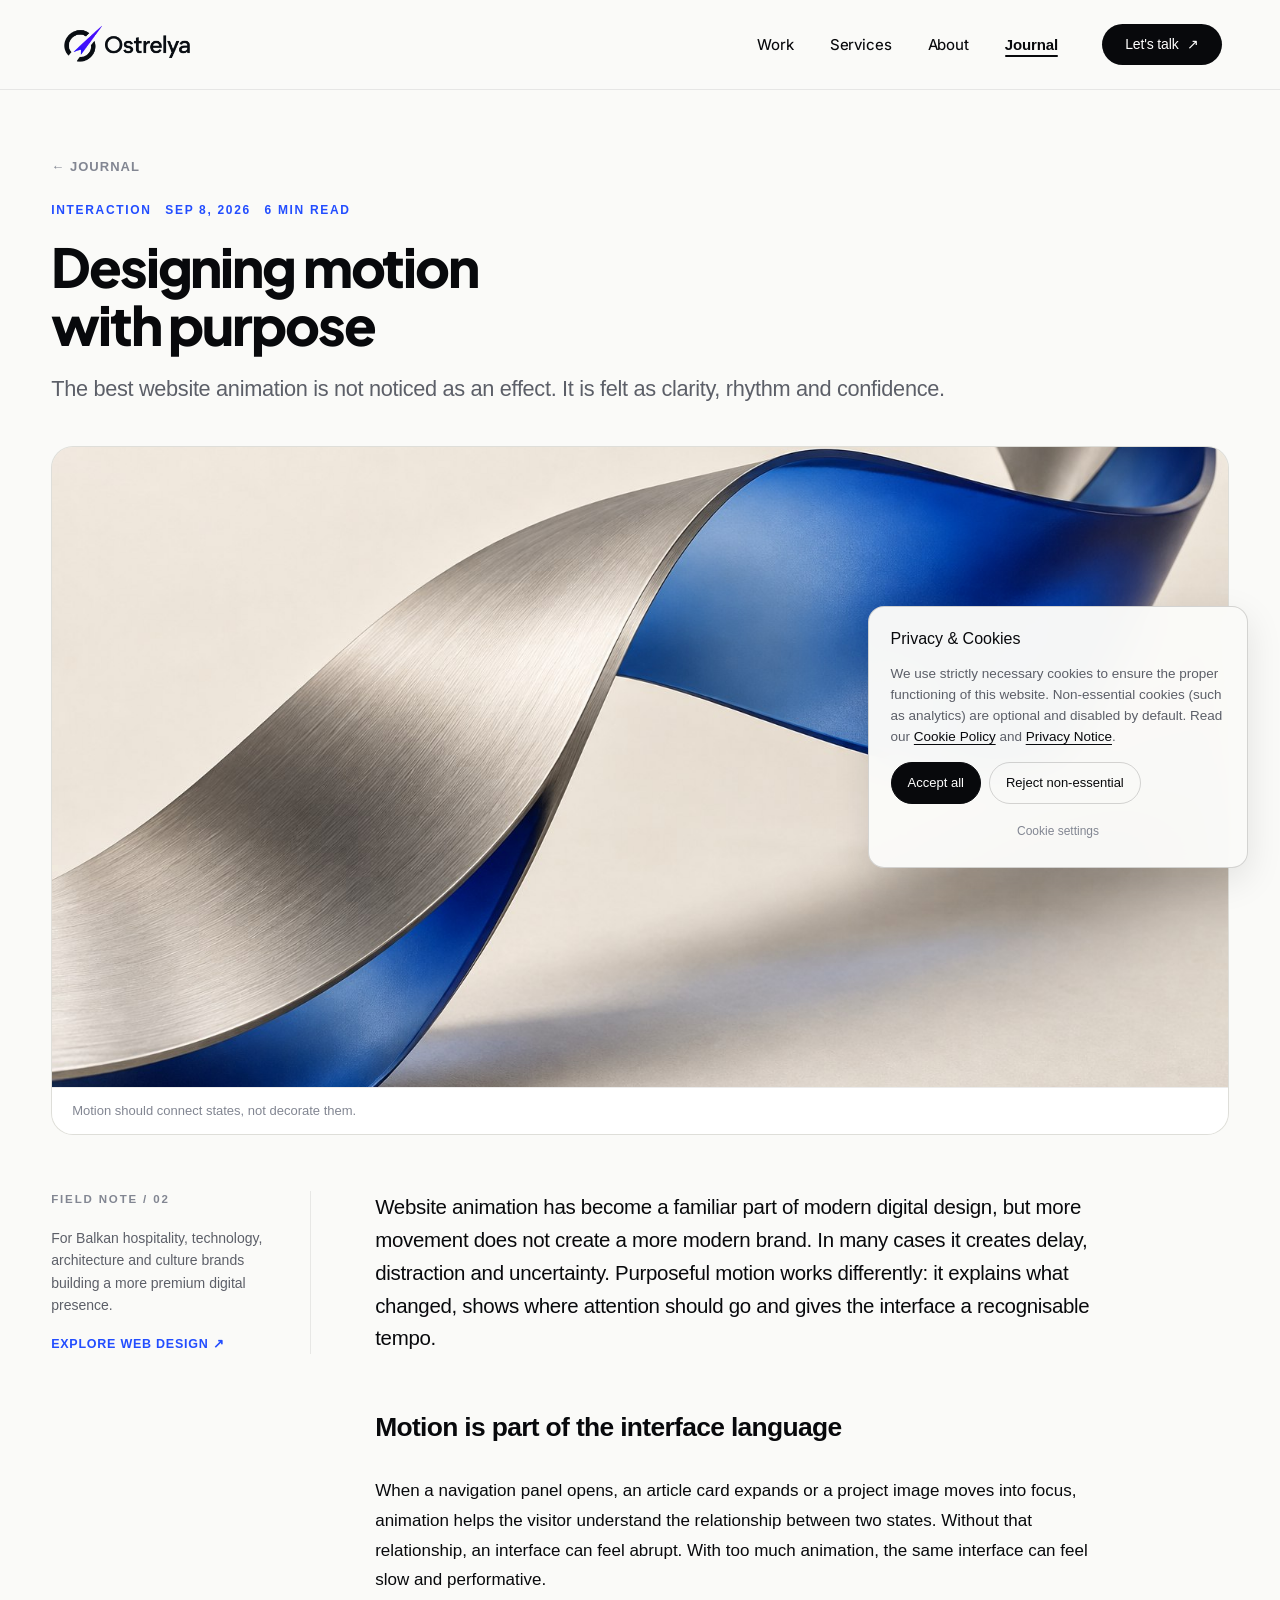
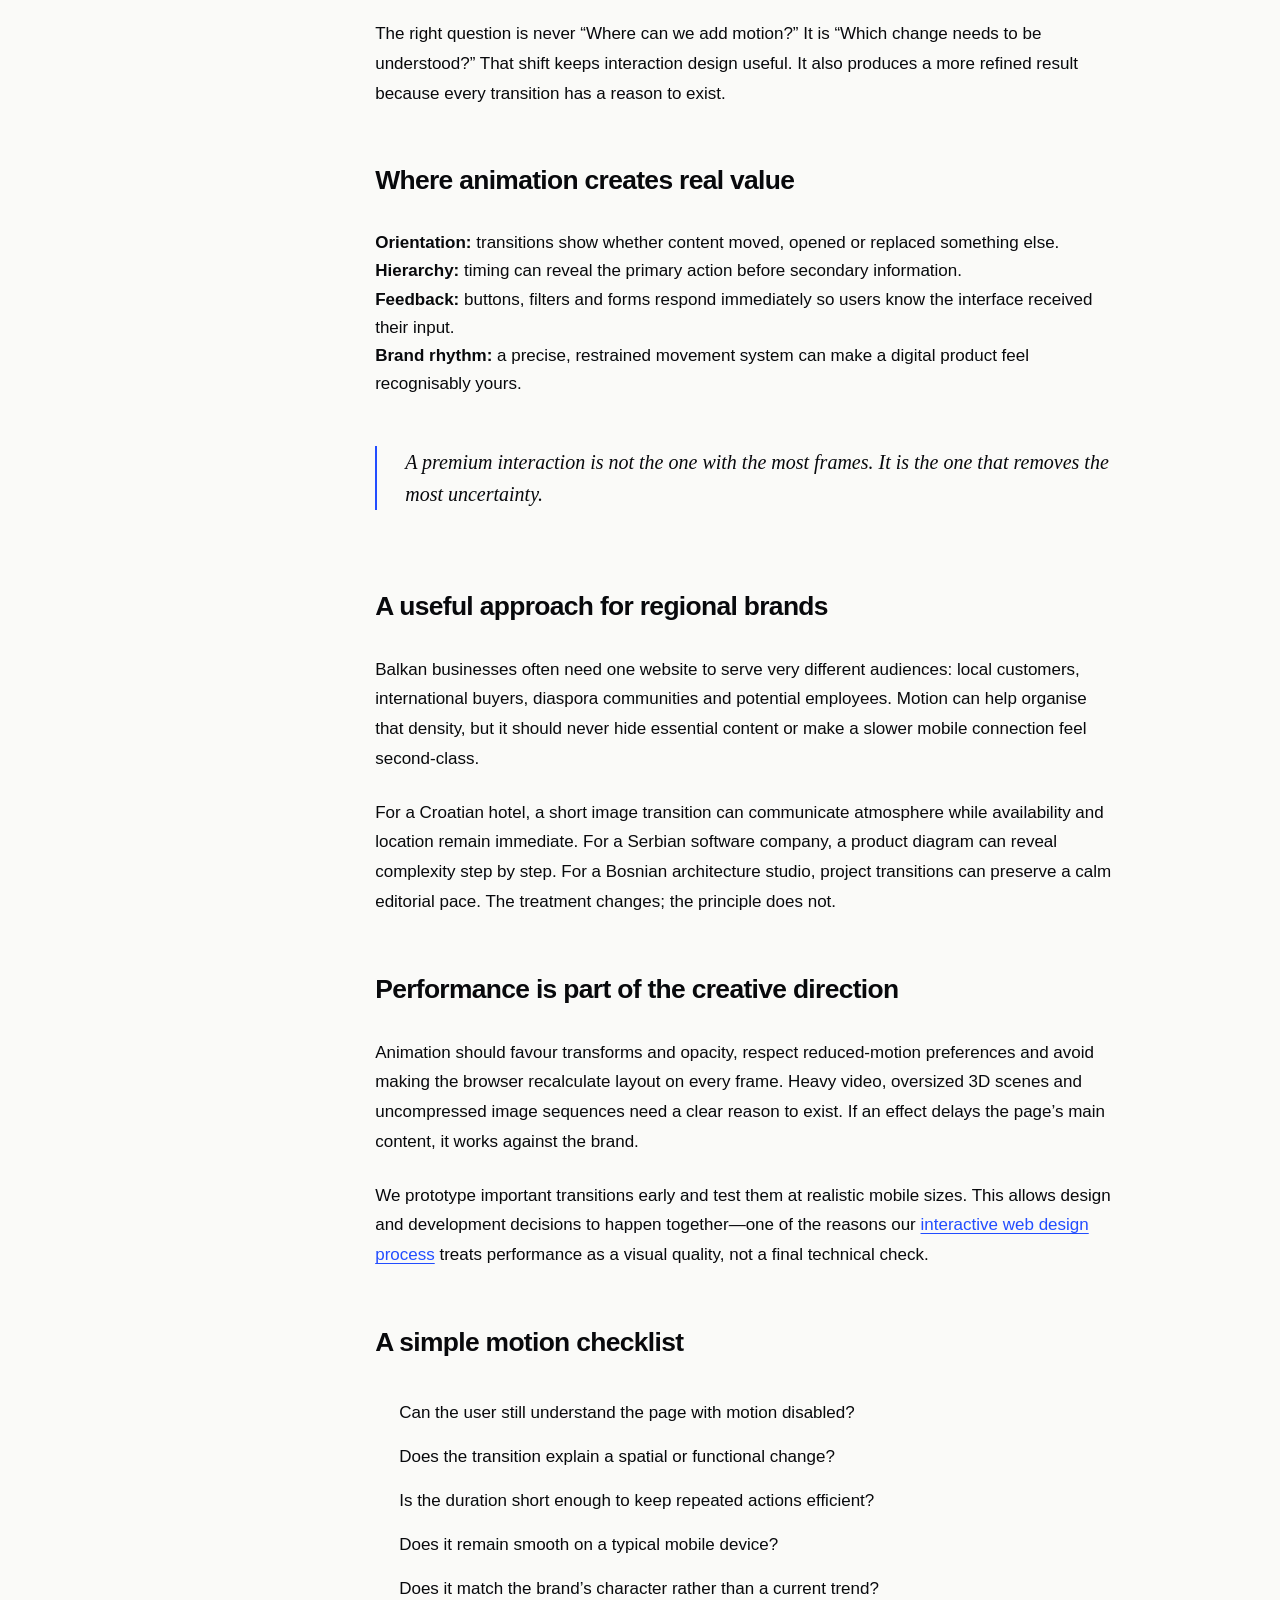
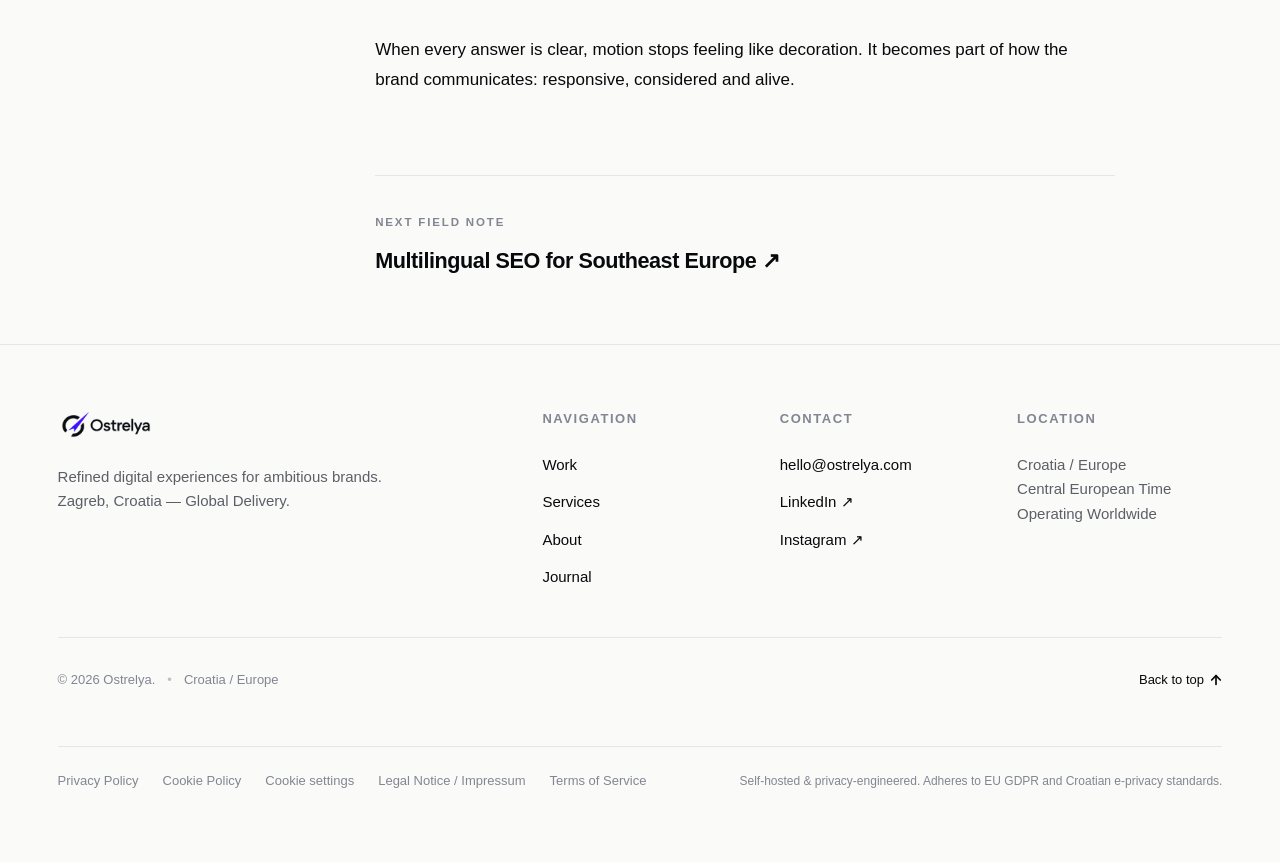
<file: journal-purposeful-motion.html>
<!DOCTYPE html>
<html lang="en">
<head>
  <meta charset="UTF-8" />
  <meta name="viewport" content="width=device-width, initial-scale=1.0" />
  <title>Purposeful Website Animation for Balkan Brands | Ostrelya</title>
  <meta name="description" content="Learn how purposeful website animation can guide attention, clarify interactions and make Balkan brands feel premium without slowing the experience." />
  <meta name="theme-color" content="#fafaf8" />
  <link rel="icon" type="image/png" href="assets/symbol-dark.png" />
  <link rel="preconnect" href="https://fonts.googleapis.com" /><link rel="preconnect" href="https://fonts.gstatic.com" crossorigin />
  <link href="https://fonts.googleapis.com/css2?family=Inter:wght@400;500;600&family=Plus+Jakarta+Sans:wght@500;600;700;800&display=swap" rel="stylesheet" /><link rel="stylesheet" href="styles.css" />
  <script type="application/ld+json">{"@context":"https://schema.org","@type":"Article","headline":"Designing motion with purpose","description":"How purposeful website animation helps regional brands communicate quality without sacrificing speed or clarity.","image":"assets/journal/purposeful-motion.jpg","datePublished":"2026-09-08","dateModified":"2026-09-08","author":{"@type":"Organization","name":"Ostrelya Studio"},"publisher":{"@type":"Organization","name":"Ostrelya Studio"}}</script>
</head>
<body class="page-secondary page-journal-article">
  <header class="site-header" id="top" role="banner"><div class="nav-container"><a href="index.html" class="brand-link" aria-label="Ostrelya Home"><img src="assets/logo-dark.png" alt="Ostrelya" width="146" height="42" class="brand-logo" /></a><nav class="desktop-nav" aria-label="Main Navigation"><ul class="nav-links"><li><a href="index.html#work" class="nav-link">Work</a></li><li><a href="services.html" class="nav-link">Services</a></li><li><a href="about.html" class="nav-link">About</a></li><li><a href="journal.html" class="nav-link active">Journal</a></li></ul><a href="index.html#contact" class="btn-talk"><span>Let's talk</span><span aria-hidden="true">↗</span></a></nav><button class="mobile-toggle" id="mobileToggle" aria-label="Toggle navigation menu" aria-expanded="false" aria-controls="mobileMenu"><span class="bar"></span><span class="bar"></span></button></div><div class="mobile-drawer" id="mobileMenu" aria-hidden="true"><nav class="mobile-nav-links" aria-label="Mobile Navigation"><a href="index.html#work" class="mobile-link">Work</a><a href="services.html" class="mobile-link">Services</a><a href="about.html" class="mobile-link">About</a><a href="journal.html" class="mobile-link active">Journal</a></nav><div class="mobile-cta-wrap"><a href="index.html#contact" class="btn-talk w-full"><span>Let's talk</span><span aria-hidden="true">↗</span></a></div></div></header>
  <main id="main-content" class="article-main"><article>
    <header class="article-header"><a class="article-back" href="journal.html">← Journal</a><div class="article-kicker"><span>INTERACTION</span><time datetime="2026-09-08">SEP 8, 2026</time><span>6 MIN READ</span></div><h1>Designing motion<br />with purpose</h1><p class="article-deck">The best website animation is not noticed as an effect. It is felt as clarity, rhythm and confidence.</p></header>
    <figure class="article-hero-media"><img src="assets/journal/purposeful-motion.jpg" alt="Brushed aluminium and cobalt glass ribbon representing purposeful motion" width="1600" height="920" /><figcaption>Motion should connect states, not decorate them.</figcaption></figure>
    <div class="article-layout"><aside class="article-aside"><span>FIELD NOTE / 02</span><p>For Balkan hospitality, technology, architecture and culture brands building a more premium digital presence.</p><a href="services.html">Explore web design ↗</a></aside><div class="article-copy">
      <p class="article-lead">Website animation has become a familiar part of modern digital design, but more movement does not create a more modern brand. In many cases it creates delay, distraction and uncertainty. Purposeful motion works differently: it explains what changed, shows where attention should go and gives the interface a recognisable tempo.</p>
      <h2>Motion is part of the interface language</h2>
      <p>When a navigation panel opens, an article card expands or a project image moves into focus, animation helps the visitor understand the relationship between two states. Without that relationship, an interface can feel abrupt. With too much animation, the same interface can feel slow and performative.</p>
      <p>The right question is never “Where can we add motion?” It is “Which change needs to be understood?” That shift keeps interaction design useful. It also produces a more refined result because every transition has a reason to exist.</p>
      <h2>Where animation creates real value</h2>
      <ul><li><strong>Orientation:</strong> transitions show whether content moved, opened or replaced something else.</li><li><strong>Hierarchy:</strong> timing can reveal the primary action before secondary information.</li><li><strong>Feedback:</strong> buttons, filters and forms respond immediately so users know the interface received their input.</li><li><strong>Brand rhythm:</strong> a precise, restrained movement system can make a digital product feel recognisably yours.</li></ul>
      <blockquote>A premium interaction is not the one with the most frames. It is the one that removes the most uncertainty.</blockquote>
      <h2>A useful approach for regional brands</h2>
      <p>Balkan businesses often need one website to serve very different audiences: local customers, international buyers, diaspora communities and potential employees. Motion can help organise that density, but it should never hide essential content or make a slower mobile connection feel second-class.</p>
      <p>For a Croatian hotel, a short image transition can communicate atmosphere while availability and location remain immediate. For a Serbian software company, a product diagram can reveal complexity step by step. For a Bosnian architecture studio, project transitions can preserve a calm editorial pace. The treatment changes; the principle does not.</p>
      <h2>Performance is part of the creative direction</h2>
      <p>Animation should favour transforms and opacity, respect reduced-motion preferences and avoid making the browser recalculate layout on every frame. Heavy video, oversized 3D scenes and uncompressed image sequences need a clear reason to exist. If an effect delays the page’s main content, it works against the brand.</p>
      <p>We prototype important transitions early and test them at realistic mobile sizes. This allows design and development decisions to happen together—one of the reasons our <a href="services.html">interactive web design process</a> treats performance as a visual quality, not a final technical check.</p>
      <h2>A simple motion checklist</h2>
      <ol><li>Can the user still understand the page with motion disabled?</li><li>Does the transition explain a spatial or functional change?</li><li>Is the duration short enough to keep repeated actions efficient?</li><li>Does it remain smooth on a typical mobile device?</li><li>Does it match the brand’s character rather than a current trend?</li></ol>
      <p>When every answer is clear, motion stops feeling like decoration. It becomes part of how the brand communicates: responsive, considered and alive.</p>
      <div class="article-next"><span>NEXT FIELD NOTE</span><a href="journal-multilingual-seo-balkans.html">Multilingual SEO for Southeast Europe <b>↗</b></a></div>
    </div></div>
  </article></main>

  <!-- ==================== FOOTER ==================== -->
  <footer class="site-footer" role="contentinfo">
    <div class="page-container">
      <div class="footer-top">
        <div class="footer-brand-col">
          <a href="index.html" class="footer-logo-link" aria-label="Ostrelya back to top">
            <img src="assets/logo-dark.png" alt="Ostrelya" width="168" height="48" class="footer-logo-img" />
          </a>
          <p class="footer-brand-tagline">
            Refined digital experiences for ambitious brands.<br />Zagreb, Croatia &mdash; Global Delivery.
          </p>
        </div>

        <div class="footer-links-grid">
          <div class="footer-nav-col">
            <span class="footer-col-heading">Navigation</span>
            <ul class="footer-list">
              <li><a href="index.html#work">Work</a></li>
              <li><a href="services.html">Services</a></li>
              <li><a href="about.html">About</a></li>
              <li><a href="journal.html">Journal</a></li>
            </ul>
          </div>

          <div class="footer-nav-col">
            <span class="footer-col-heading">Contact</span>
            <ul class="footer-list">
              <li><a href="mailto:hello@ostrelya.com">hello@ostrelya.com</a></li>
              <li><a href="https://linkedin.com" target="_blank" rel="noopener noreferrer">LinkedIn ↗</a></li>
              <li><a href="https://instagram.com" target="_blank" rel="noopener noreferrer">Instagram ↗</a></li>
            </ul>
          </div>

          <div class="footer-nav-col">
            <span class="footer-col-heading">Location</span>
            <p class="footer-location-text">
              Croatia / Europe<br />
              Central European Time<br />
              Operating Worldwide
            </p>
          </div>
        </div>
      </div>

      <div class="footer-bottom">
        <div class="footer-bottom-left">
          <span class="copyright">&copy; 2026 Ostrelya.</span>
          <span class="footer-bullet" aria-hidden="true">&bull;</span>
          <span class="location-badge">Croatia / Europe</span>
        </div>

        <div class="footer-bottom-right">
          <a href="#top" class="back-to-top" id="backToTop">
            <span>Back to top</span>
            <svg viewBox="0 0 14 14" width="12" height="12" fill="none" stroke="currentColor" stroke-width="2" stroke-linecap="round" stroke-linejoin="round" aria-hidden="true">
              <line x1="7" y1="12" x2="7" y2="2"></line>
              <polyline points="2 7 7 2 12 7"></polyline>
            </svg>
          </a>
        </div>
      </div>

      <div class="footer-legal-bar">
        <div class="footer-legal-links">
          <a href="privacy.html" class="footer-legal-link">Privacy Policy</a>
          <a href="cookies.html" class="footer-legal-link">Cookie Policy</a>
          <button type="button" class="footer-legal-link open-cookie-settings" id="openCookieSettings">Cookie settings</button>
          <a href="legal.html" class="footer-legal-link">Legal Notice / Impressum</a>
          <a href="terms.html" class="footer-legal-link">Terms of Service</a>
        </div>
        <p class="footer-legal-notice">
          Self-hosted &amp; privacy-engineered. Adheres to EU GDPR and Croatian e-privacy standards.
        </p>
      </div>
    </div>
  </footer>

  <script src="script.js"></script><script src="secondary-pages.js"></script>
</body></html>
</file>
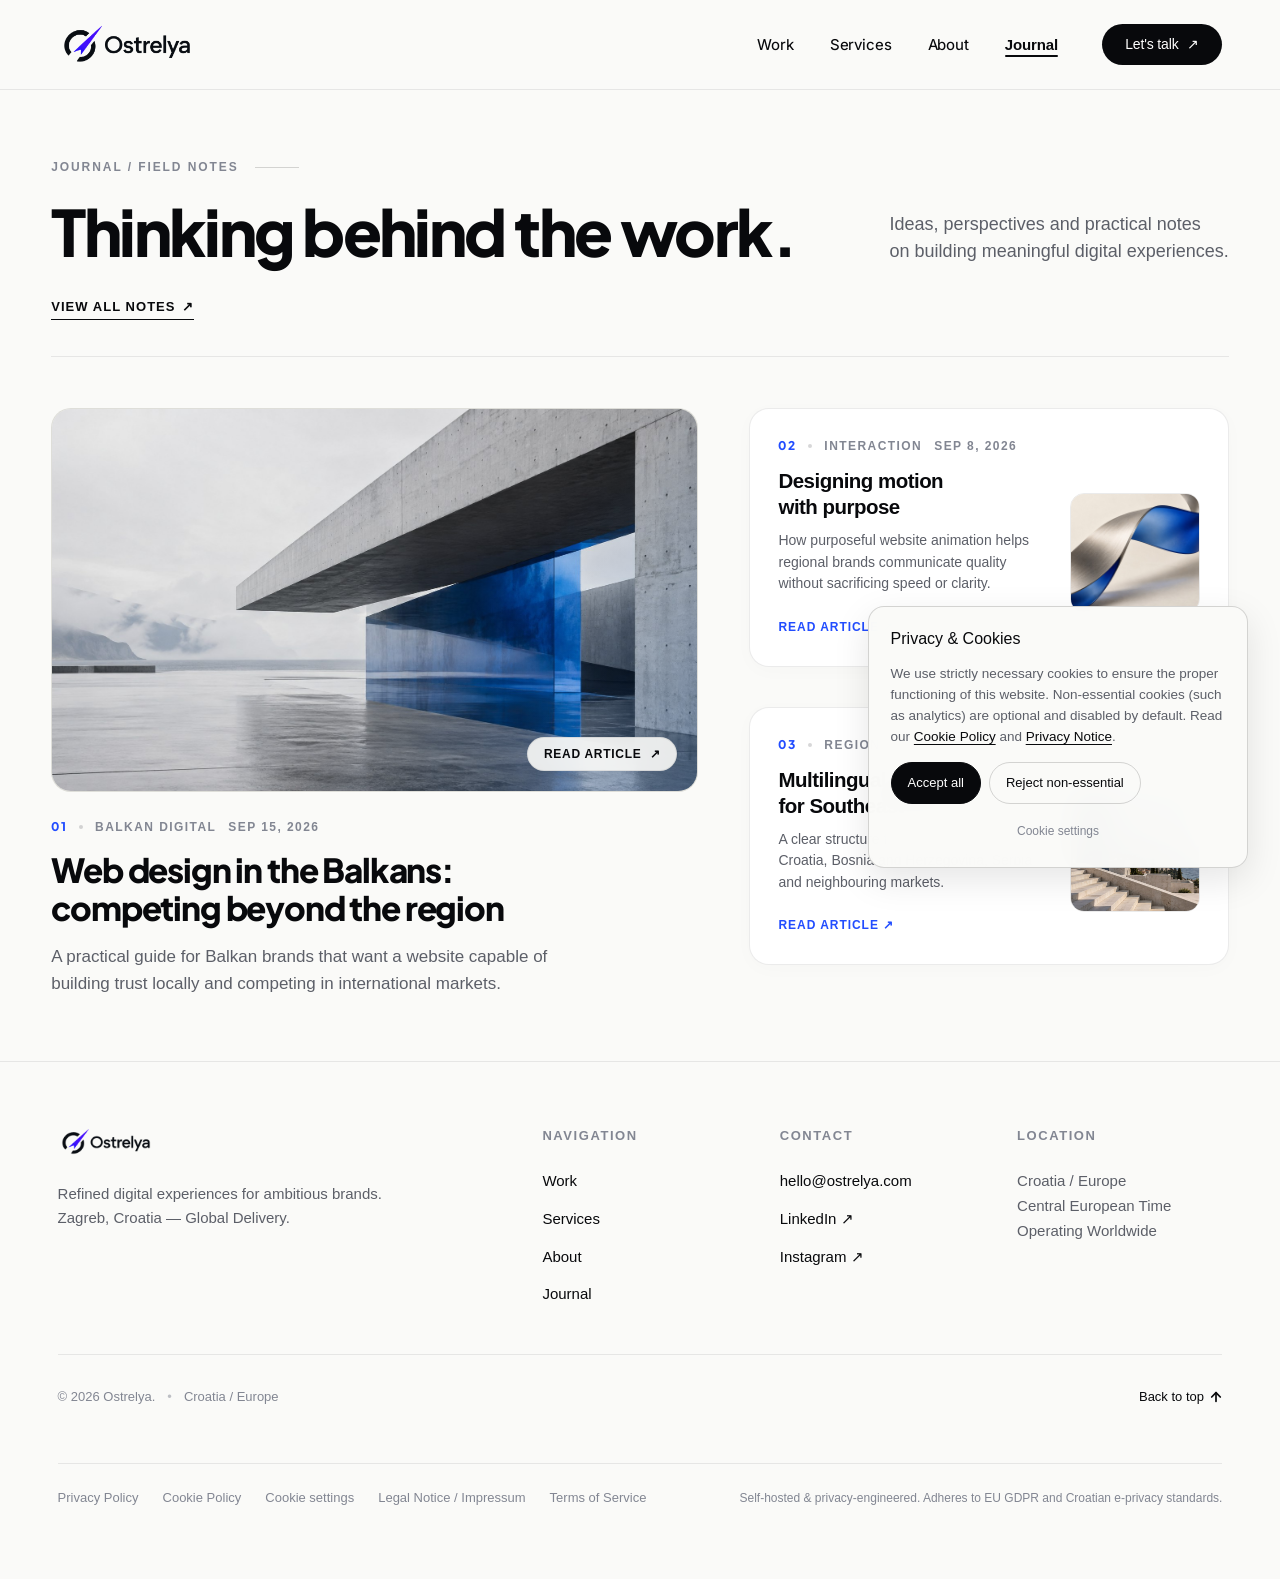
<file: journal.html>
<!DOCTYPE html>
<html lang="en">
<head>
  <meta charset="UTF-8" />
  <meta name="viewport" content="width=device-width, initial-scale=1.0" />
  <title>Web Design & SEO Journal for the Balkans — Ostrelya</title>
  <meta name="description" content="Practical field notes on web design, motion and multilingual SEO for ambitious brands across Croatia, Bosnia, Serbia and the wider Balkans." />
  <meta name="theme-color" content="#fafaf8" />
  <link rel="icon" type="image/png" href="assets/symbol-dark.png" />
  <link rel="preconnect" href="https://fonts.googleapis.com" />
  <link rel="preconnect" href="https://fonts.gstatic.com" crossorigin />
  <link href="https://fonts.googleapis.com/css2?family=Inter:wght@400;500;600&family=Plus+Jakarta+Sans:wght@500;600;700;800&display=swap" rel="stylesheet" />
  <link rel="stylesheet" href="styles.css" />
</head>
<body class="page-secondary page-journal-spec">
  <header class="site-header" id="top" role="banner">
    <div class="nav-container">
      <a href="index.html" class="brand-link" aria-label="Ostrelya Home"><img src="assets/logo-dark.png" alt="Ostrelya" width="146" height="42" class="brand-logo" /></a>
      <nav class="desktop-nav" aria-label="Main Navigation">
        <ul class="nav-links">
          <li><a href="index.html#work" class="nav-link">Work</a></li>
          <li><a href="services.html" class="nav-link">Services</a></li>
          <li><a href="about.html" class="nav-link">About</a></li>
          <li><a href="journal.html" class="nav-link active" aria-current="page">Journal</a></li>
        </ul>
        <a href="index.html#contact" class="btn-talk"><span>Let's talk</span><span aria-hidden="true">↗</span></a>
      </nav>
      <button class="mobile-toggle" id="mobileToggle" aria-label="Toggle navigation menu" aria-expanded="false" aria-controls="mobileMenu"><span class="bar"></span><span class="bar"></span></button>
    </div>
    <div class="mobile-drawer" id="mobileMenu" aria-hidden="true">
      <nav class="mobile-nav-links" aria-label="Mobile Navigation">
        <a href="index.html#work" class="mobile-link">Work</a><a href="services.html" class="mobile-link">Services</a><a href="about.html" class="mobile-link">About</a><a href="journal.html" class="mobile-link active" aria-current="page">Journal</a>
      </nav>
      <div class="mobile-cta-wrap"><a href="index.html#contact" class="btn-talk w-full"><span>Let's talk</span><span aria-hidden="true">↗</span></a></div>
    </div>
  </header>

  <main id="main-content" class="journal-spec-main">
    <section class="journal-spec-intro" aria-labelledby="journal-spec-title">
      <div class="spec-eyebrow"><span>JOURNAL / FIELD NOTES</span><i></i></div>
      <div class="journal-spec-heading">
        <h1 id="journal-spec-title">Thinking behind the work.</h1>
        <p>Ideas, perspectives and practical notes<br />on building meaningful digital experiences.</p>
        <a href="#journal-index">View all notes <span aria-hidden="true">↗</span></a>
      </div>
    </section>

    <section class="journal-spec-index" id="journal-index" aria-label="Journal articles">
      <article class="journal-spec-feature reveal-on-scroll">
        <a href="journal-balkan-web-design.html" class="journal-feature-image" aria-label="Read Web design in the Balkans: competing beyond the region">
          <img src="assets/journal/balkan-web-design.jpg" alt="Modern concrete architecture intersected by a cobalt blue glass plane" width="1600" height="920" />
          <span class="journal-blue-plane" aria-hidden="true"></span>
          <span class="journal-image-link">Read article&nbsp; ↗</span>
        </a>
        <div class="journal-spec-meta"><strong>01</strong><i></i><span>BALKAN DIGITAL</span><time datetime="2026-09-15">SEP 15, 2026</time></div>
        <h2 id="article-01"><a href="journal-balkan-web-design.html">Web design in the Balkans:<br />competing beyond the region</a></h2>
        <p>A practical guide for Balkan brands that want a website capable of<br />building trust locally and competing in international markets.</p>
      </article>

      <div class="journal-spec-side">
        <article class="journal-spec-card reveal-on-scroll">
          <div class="journal-spec-meta"><strong>02</strong><i></i><span>INTERACTION</span><time datetime="2026-09-08">SEP 8, 2026</time></div>
          <div class="journal-card-body">
            <div><h2><a href="journal-purposeful-motion.html">Designing motion<br />with purpose</a></h2><p>How purposeful website animation helps regional brands communicate quality without sacrificing speed or clarity.</p><a class="journal-card-read" href="journal-purposeful-motion.html">Read article ↗</a></div>
            <a href="journal-purposeful-motion.html" aria-label="Read Designing motion with purpose"><img src="assets/journal/purposeful-motion.jpg" alt="Brushed aluminium and cobalt glass ribbon representing purposeful motion" width="600" height="520" loading="lazy" /></a>
          </div>
        </article>
        <article class="journal-spec-card reveal-on-scroll">
          <div class="journal-spec-meta"><strong>03</strong><i></i><span>REGIONAL SEO</span><time datetime="2026-09-01">SEP 1, 2026</time></div>
          <div class="journal-card-body">
            <div><h2><a href="journal-multilingual-seo-balkans.html">Multilingual SEO<br />for Southeast Europe</a></h2><p>A clear structure for reaching audiences in Croatia, Bosnia and Herzegovina, Serbia and neighbouring markets.</p><a class="journal-card-read" href="journal-multilingual-seo-balkans.html">Read article ↗</a></div>
            <a href="journal-multilingual-seo-balkans.html" aria-label="Read Multilingual SEO for Southeast Europe"><img src="assets/journal/multilingual-seo-balkans.jpg" alt="Contemporary Adriatic limestone architecture with a cobalt blue glass monolith" width="600" height="520" loading="lazy" /></a>
          </div>
        </article>
      </div>
    </section>
  </main>

  <!-- ==================== FOOTER ==================== -->
  <footer class="site-footer" role="contentinfo">
    <div class="page-container">
      <div class="footer-top">
        <div class="footer-brand-col">
          <a href="index.html" class="footer-logo-link" aria-label="Ostrelya back to top">
            <img src="assets/logo-dark.png" alt="Ostrelya" width="168" height="48" class="footer-logo-img" />
          </a>
          <p class="footer-brand-tagline">
            Refined digital experiences for ambitious brands.<br />Zagreb, Croatia &mdash; Global Delivery.
          </p>
        </div>

        <div class="footer-links-grid">
          <div class="footer-nav-col">
            <span class="footer-col-heading">Navigation</span>
            <ul class="footer-list">
              <li><a href="index.html#work">Work</a></li>
              <li><a href="services.html">Services</a></li>
              <li><a href="about.html">About</a></li>
              <li><a href="journal.html">Journal</a></li>
            </ul>
          </div>

          <div class="footer-nav-col">
            <span class="footer-col-heading">Contact</span>
            <ul class="footer-list">
              <li><a href="mailto:hello@ostrelya.com">hello@ostrelya.com</a></li>
              <li><a href="https://linkedin.com" target="_blank" rel="noopener noreferrer">LinkedIn ↗</a></li>
              <li><a href="https://instagram.com" target="_blank" rel="noopener noreferrer">Instagram ↗</a></li>
            </ul>
          </div>

          <div class="footer-nav-col">
            <span class="footer-col-heading">Location</span>
            <p class="footer-location-text">
              Croatia / Europe<br />
              Central European Time<br />
              Operating Worldwide
            </p>
          </div>
        </div>
      </div>

      <div class="footer-bottom">
        <div class="footer-bottom-left">
          <span class="copyright">&copy; 2026 Ostrelya.</span>
          <span class="footer-bullet" aria-hidden="true">&bull;</span>
          <span class="location-badge">Croatia / Europe</span>
        </div>

        <div class="footer-bottom-right">
          <a href="#top" class="back-to-top" id="backToTop">
            <span>Back to top</span>
            <svg viewBox="0 0 14 14" width="12" height="12" fill="none" stroke="currentColor" stroke-width="2" stroke-linecap="round" stroke-linejoin="round" aria-hidden="true">
              <line x1="7" y1="12" x2="7" y2="2"></line>
              <polyline points="2 7 7 2 12 7"></polyline>
            </svg>
          </a>
        </div>
      </div>

      <div class="footer-legal-bar">
        <div class="footer-legal-links">
          <a href="privacy.html" class="footer-legal-link">Privacy Policy</a>
          <a href="cookies.html" class="footer-legal-link">Cookie Policy</a>
          <button type="button" class="footer-legal-link open-cookie-settings" id="openCookieSettings">Cookie settings</button>
          <a href="legal.html" class="footer-legal-link">Legal Notice / Impressum</a>
          <a href="terms.html" class="footer-legal-link">Terms of Service</a>
        </div>
        <p class="footer-legal-notice">
          Self-hosted &amp; privacy-engineered. Adheres to EU GDPR and Croatian e-privacy standards.
        </p>
      </div>
    </div>
  </footer>

  <script src="script.js"></script>
  <script src="secondary-pages.js"></script>
</body>
</html>
</file>
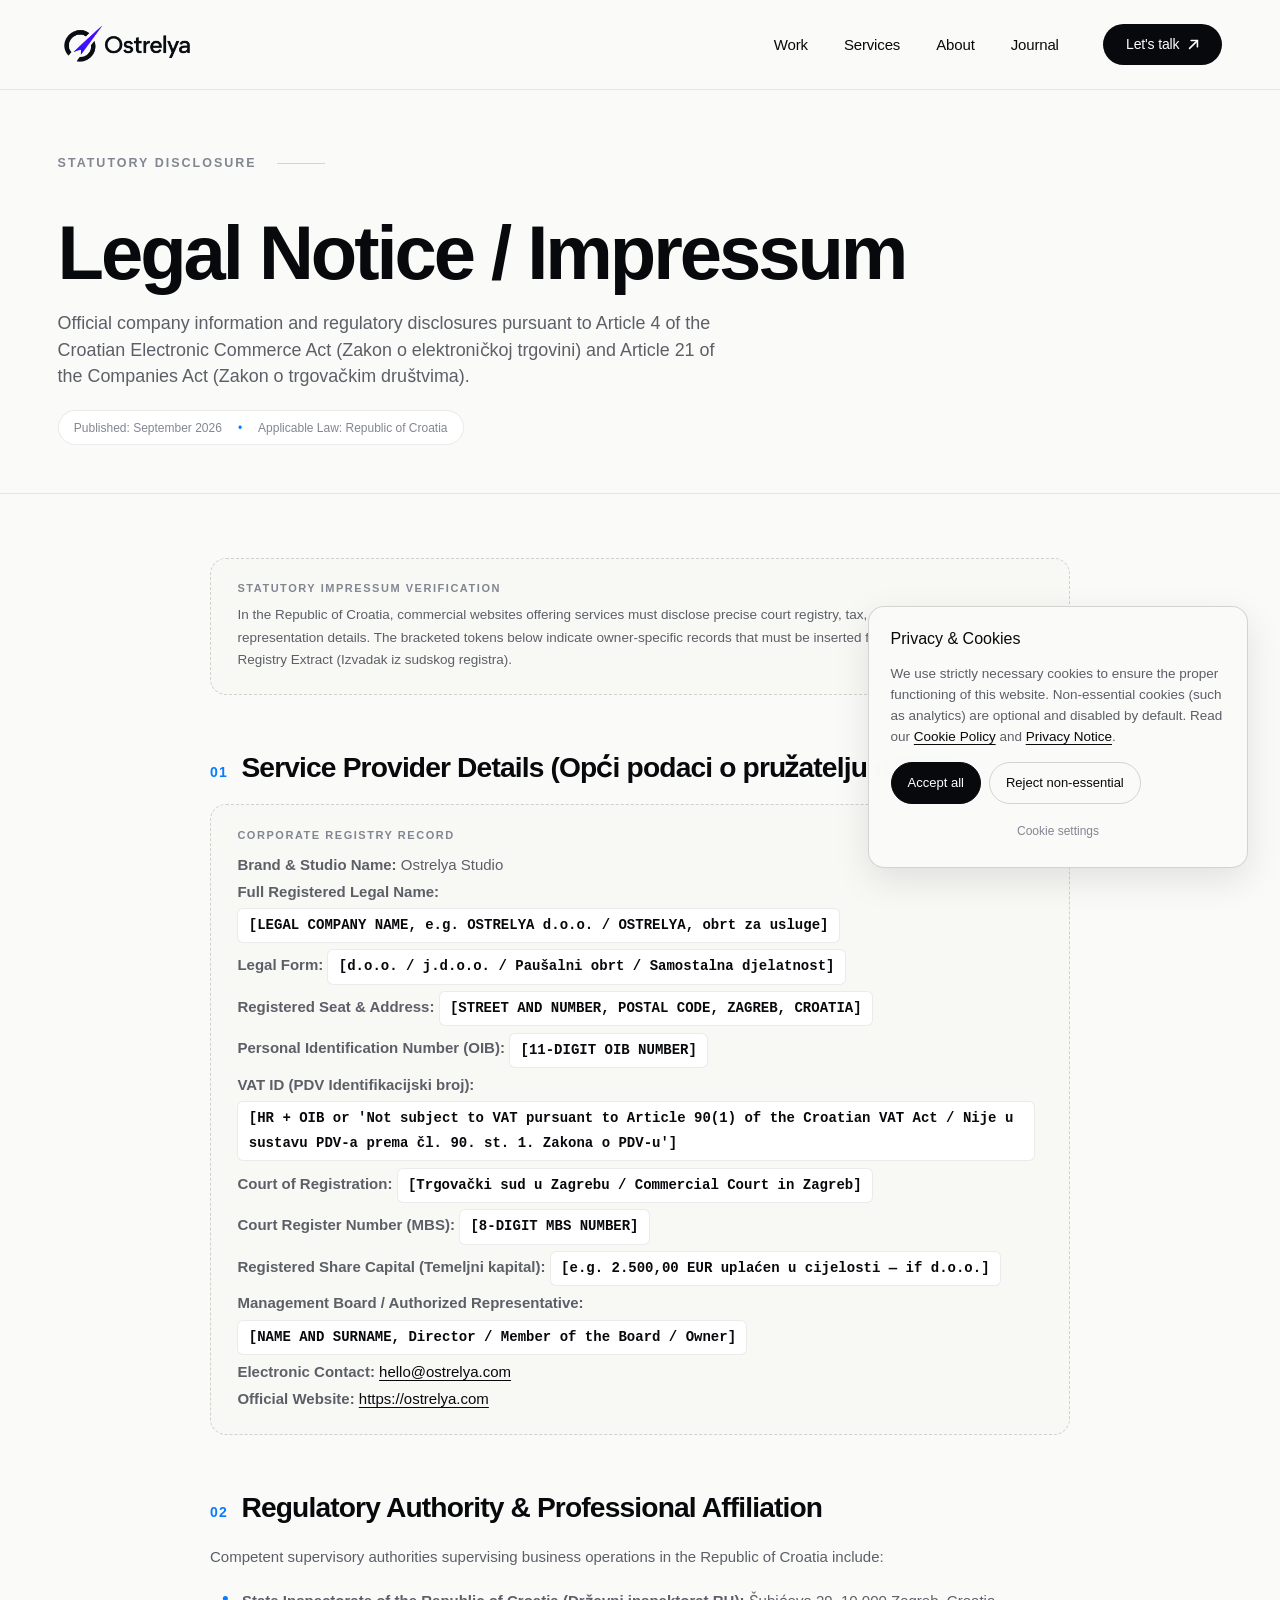
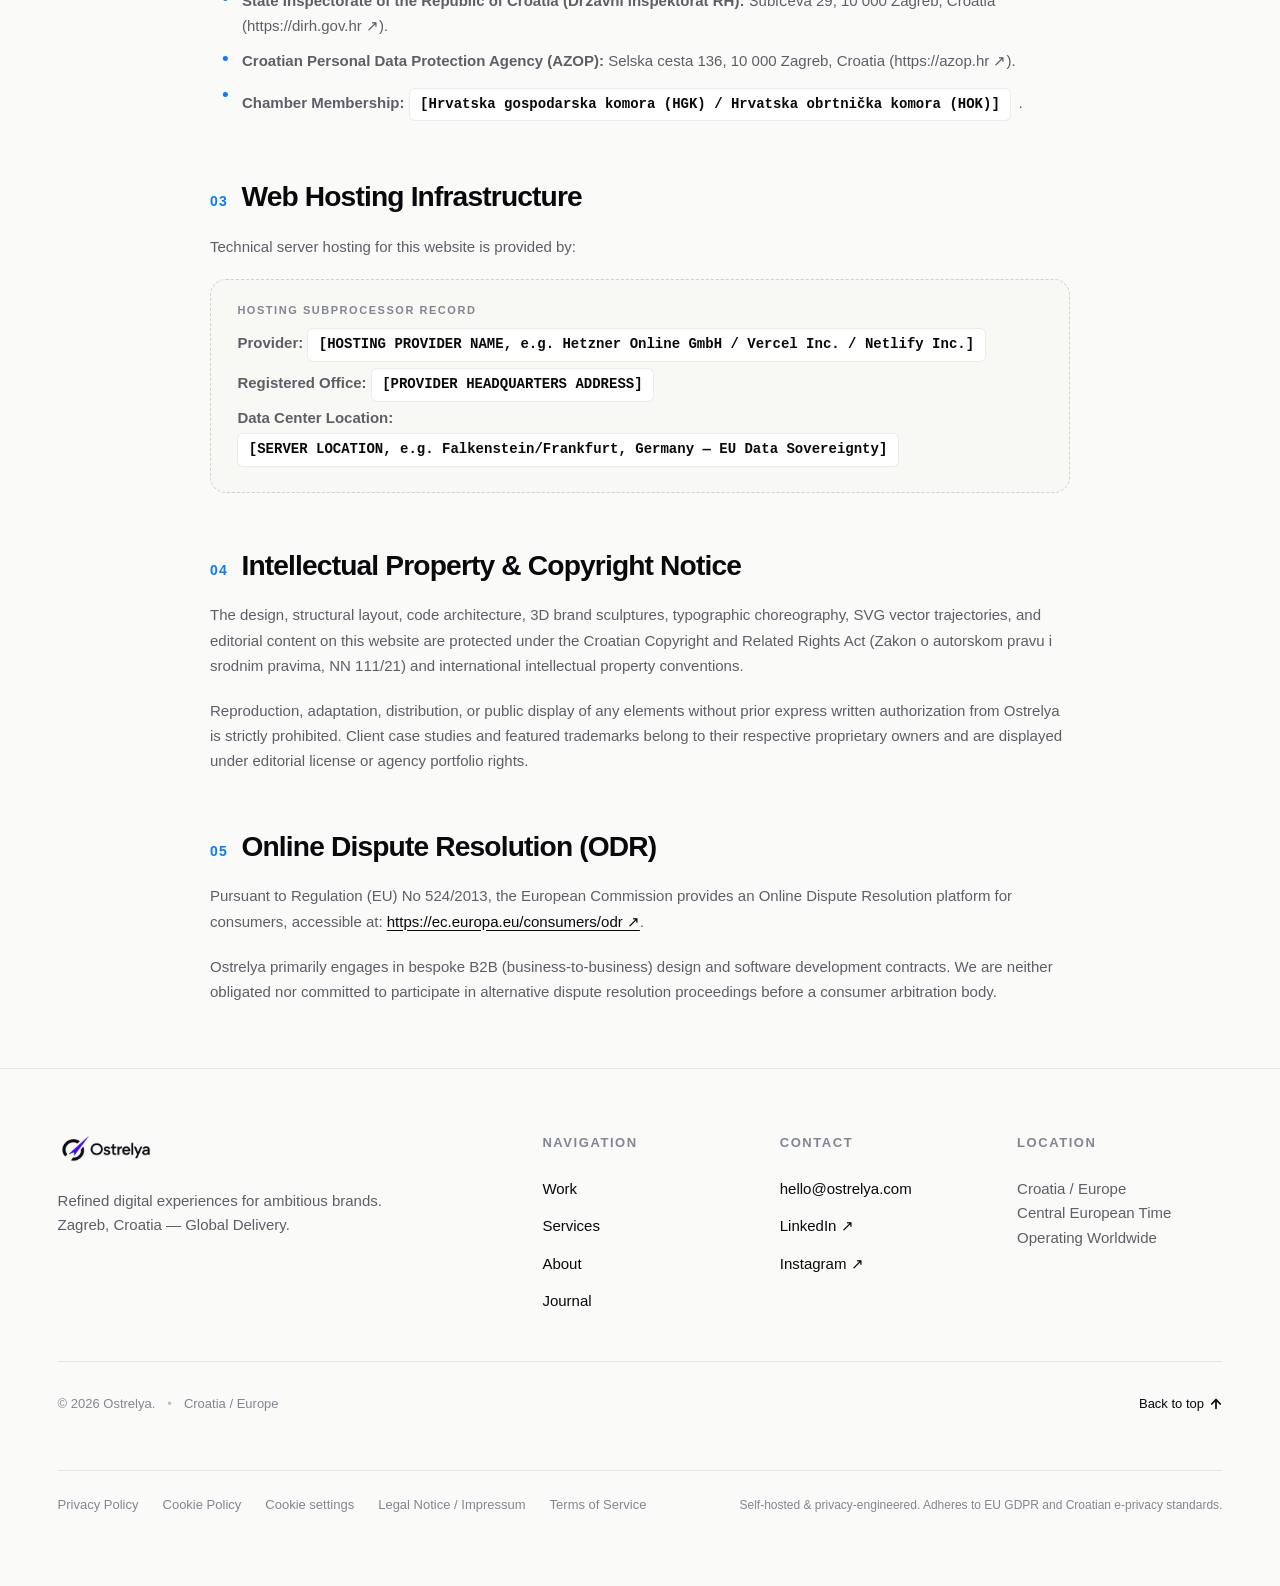
<file: legal.html>
<!DOCTYPE html>
<html lang="en">
<head>
  <meta charset="UTF-8" />
  <meta name="viewport" content="width=device-width, initial-scale=1.0" />
  <title>Legal Notice / Impressum — Ostrelya Studio</title>
  <meta name="description" content="Company details and statutory disclosures for Ostrelya Studio under Article 4 of the Croatian Electronic Commerce Act and the Companies Act." />
  <meta name="theme-color" content="#FAFAF8" />

  <link rel="icon" type="image/png" href="assets/symbol-dark.png" />
  <link rel="stylesheet" href="assets/fonts/fonts.css" />
  <link rel="stylesheet" href="styles.css" />
  <script src="assets/js/gsap.min.js"></script>
</head>
<body class="page-legal">
  <a href="#main-content" class="skip-link">Skip to main content</a>

  <!-- ==================== 1. STICKY NAVIGATION ==================== -->
  <header class="site-header" id="top" role="banner">
    <div class="nav-container">
      <a href="index.html" class="brand-link" aria-label="Ostrelya Home">
        <img src="assets/logo-dark.png" alt="Ostrelya" width="146" height="42" class="brand-logo" />
      </a>

      <nav class="desktop-nav" aria-label="Main Navigation">
        <ul class="nav-links">
          <li><a href="index.html#work" class="nav-link">Work</a></li>
          <li><a href="services.html" class="nav-link">Services</a></li>
          <li><a href="index.html#studio" class="nav-link">About</a></li>
          <li><a href="index.html#journal" class="nav-link">Journal</a></li>
        </ul>

        <a href="index.html#contact" class="btn-talk">
          <span>Let's talk</span>
          <svg class="icon-arrow" viewBox="0 0 14 14" width="11" height="11" fill="none" stroke="currentColor" stroke-width="2" stroke-linecap="round" stroke-linejoin="round" aria-hidden="true">
            <line x1="2" y1="12" x2="12" y2="2"></line>
            <polyline points="4 2 12 2 12 10"></polyline>
          </svg>
        </a>
      </nav>

      <!-- Mobile Hamburger Button -->
      <button class="mobile-toggle" id="mobileToggle" aria-label="Toggle navigation menu" aria-expanded="false" aria-controls="mobileMenu">
        <span class="bar"></span>
        <span class="bar"></span>
      </button>
    </div>

    <!-- Mobile Drawer -->
    <div class="mobile-drawer" id="mobileMenu" aria-hidden="true">
      <nav class="mobile-nav-links" aria-label="Mobile Navigation">
        <a href="index.html#work" class="mobile-link">Work</a>
        <a href="services.html" class="mobile-link">Services</a>
        <a href="index.html#studio" class="mobile-link">About</a>
        <a href="index.html#journal" class="mobile-link">Journal</a>
      </nav>
      <div class="mobile-cta-wrap">
        <a href="index.html#contact" class="btn-talk w-full">
          <span>Let's talk</span>
          <svg class="icon-arrow" viewBox="0 0 14 14" width="12" height="12" fill="none" stroke="currentColor" stroke-width="2" stroke-linecap="round" stroke-linejoin="round" aria-hidden="true">
            <line x1="2" y1="12" x2="12" y2="2"></line>
            <polyline points="4 2 12 2 12 10"></polyline>
          </svg>
        </a>
      </div>
    </div>
  </header>

  <main id="main-content">

    <!-- ==================== 2. PAGE HEADER ==================== -->
    <header class="legal-page-header">
      <div class="page-container">
        <div class="legal-header-content">
          <div class="editorial-eyebrow">
            <span class="eyebrow-text">STATUTORY DISCLOSURE</span>
            <span class="eyebrow-rule" aria-hidden="true"></span>
          </div>

          <h1 class="legal-page-title">Legal Notice / Impressum</h1>

          <p class="legal-page-lead">
            Official company information and regulatory disclosures pursuant to Article 4 of the Croatian Electronic Commerce Act (Zakon o elektroničkoj trgovini) and Article 21 of the Companies Act (Zakon o trgovačkim društvima).
          </p>

          <div class="legal-page-meta">
            <span>Published: September 2026</span>
            <span class="legal-meta-dot">&bull;</span>
            <span>Applicable Law: Republic of Croatia</span>
          </div>
        </div>
      </div>
    </header>

    <!-- ==================== 3. LEGAL CONTENT ARTICLE ==================== -->
    <section class="legal-content-section" aria-label="Statutory Company Information">
      <div class="page-container">
        <article class="legal-article">

          <!-- Notice banner for owner completion -->
          <div class="legal-placeholder-box" role="note">
            <span class="placeholder-badge">Statutory Impressum Verification</span>
            <p class="legal-p" style="font-size: 0.84375rem; color: var(--text-secondary); margin-bottom: 0;">
              In the Republic of Croatia, commercial websites offering services must disclose precise court registry, tax, and corporate representation details. The bracketed tokens below indicate owner-specific records that must be inserted from the entity's Court Registry Extract (Izvadak iz sudskog registra).
            </p>
          </div>

          <!-- Section 01: Service Provider Information -->
          <div class="legal-block">
            <h2 class="legal-heading-2">
              <span class="legal-num">01</span>
              <span>Service Provider Details (Opći podaci o pružatelju usluga)</span>
            </h2>

            <div class="legal-placeholder-box">
              <span class="placeholder-badge">Corporate Registry Record</span>
              <p class="legal-p" style="margin-bottom: 0; line-height: 1.8;">
                <strong>Brand &amp; Studio Name:</strong> Ostrelya Studio<br />
                <strong>Full Registered Legal Name:</strong> <span class="placeholder-token">[LEGAL COMPANY NAME, e.g. OSTRELYA d.o.o. / OSTRELYA, obrt za usluge]</span><br />
                <strong>Legal Form:</strong> <span class="placeholder-token">[d.o.o. / j.d.o.o. / Paušalni obrt / Samostalna djelatnost]</span><br />
                <strong>Registered Seat &amp; Address:</strong> <span class="placeholder-token">[STREET AND NUMBER, POSTAL CODE, ZAGREB, CROATIA]</span><br />
                <strong>Personal Identification Number (OIB):</strong> <span class="placeholder-token">[11-DIGIT OIB NUMBER]</span><br />
                <strong>VAT ID (PDV Identifikacijski broj):</strong> <span class="placeholder-token">[HR + OIB or 'Not subject to VAT pursuant to Article 90(1) of the Croatian VAT Act / Nije u sustavu PDV-a prema čl. 90. st. 1. Zakona o PDV-u']</span><br />
                <strong>Court of Registration:</strong> <span class="placeholder-token">[Trgovački sud u Zagrebu / Commercial Court in Zagreb]</span><br />
                <strong>Court Register Number (MBS):</strong> <span class="placeholder-token">[8-DIGIT MBS NUMBER]</span><br />
                <strong>Registered Share Capital (Temeljni kapital):</strong> <span class="placeholder-token">[e.g. 2.500,00 EUR uplaćen u cijelosti — if d.o.o.]</span><br />
                <strong>Management Board / Authorized Representative:</strong> <span class="placeholder-token">[NAME AND SURNAME, Director / Member of the Board / Owner]</span><br />
                <strong>Electronic Contact:</strong> <a href="mailto:hello@ostrelya.com">hello@ostrelya.com</a><br />
                <strong>Official Website:</strong> <a href="https://ostrelya.com">https://ostrelya.com</a>
              </p>
            </div>
          </div>

          <!-- Section 02: Professional Codes & Supervisory Authority -->
          <div class="legal-block">
            <h2 class="legal-heading-2">
              <span class="legal-num">02</span>
              <span>Regulatory Authority &amp; Professional Affiliation</span>
            </h2>
            <p class="legal-p">
              Competent supervisory authorities supervising business operations in the Republic of Croatia include:
            </p>
            <ul class="legal-list">
              <li class="legal-list-item"><strong>State Inspectorate of the Republic of Croatia (Državni inspektorat RH):</strong> Šubićeva 29, 10 000 Zagreb, Croatia (<a href="https://dirh.gov.hr" target="_blank" rel="noopener noreferrer">https://dirh.gov.hr ↗</a>).</li>
              <li class="legal-list-item"><strong>Croatian Personal Data Protection Agency (AZOP):</strong> Selska cesta 136, 10 000 Zagreb, Croatia (<a href="https://azop.hr" target="_blank" rel="noopener noreferrer">https://azop.hr ↗</a>).</li>
              <li class="legal-list-item"><strong>Chamber Membership:</strong> <span class="placeholder-token">[Hrvatska gospodarska komora (HGK) / Hrvatska obrtnička komora (HOK)]</span>.</li>
            </ul>
          </div>

          <!-- Section 03: Hosting & Technical Operations -->
          <div class="legal-block">
            <h2 class="legal-heading-2">
              <span class="legal-num">03</span>
              <span>Web Hosting Infrastructure</span>
            </h2>
            <p class="legal-p">
              Technical server hosting for this website is provided by:
            </p>
            <div class="legal-placeholder-box">
              <span class="placeholder-badge">Hosting Subprocessor Record</span>
              <p class="legal-p" style="margin-bottom: 0;">
                <strong>Provider:</strong> <span class="placeholder-token">[HOSTING PROVIDER NAME, e.g. Hetzner Online GmbH / Vercel Inc. / Netlify Inc.]</span><br />
                <strong>Registered Office:</strong> <span class="placeholder-token">[PROVIDER HEADQUARTERS ADDRESS]</span><br />
                <strong>Data Center Location:</strong> <span class="placeholder-token">[SERVER LOCATION, e.g. Falkenstein/Frankfurt, Germany — EU Data Sovereignty]</span>
              </p>
            </div>
          </div>

          <!-- Section 04: Intellectual Property & Copyright -->
          <div class="legal-block">
            <h2 class="legal-heading-2">
              <span class="legal-num">04</span>
              <span>Intellectual Property &amp; Copyright Notice</span>
            </h2>
            <p class="legal-p">
              The design, structural layout, code architecture, 3D brand sculptures, typographic choreography, SVG vector trajectories, and editorial content on this website are protected under the Croatian Copyright and Related Rights Act (Zakon o autorskom pravu i srodnim pravima, NN 111/21) and international intellectual property conventions.
            </p>
            <p class="legal-p">
              Reproduction, adaptation, distribution, or public display of any elements without prior express written authorization from Ostrelya is strictly prohibited. Client case studies and featured trademarks belong to their respective proprietary owners and are displayed under editorial license or agency portfolio rights.
            </p>
          </div>

          <!-- Section 05: Dispute Resolution -->
          <div class="legal-block">
            <h2 class="legal-heading-2">
              <span class="legal-num">05</span>
              <span>Online Dispute Resolution (ODR)</span>
            </h2>
            <p class="legal-p">
              Pursuant to Regulation (EU) No 524/2013, the European Commission provides an Online Dispute Resolution platform for consumers, accessible at: <a href="https://ec.europa.eu/consumers/odr" target="_blank" rel="noopener noreferrer">https://ec.europa.eu/consumers/odr ↗</a>.
            </p>
            <p class="legal-p">
              Ostrelya primarily engages in bespoke B2B (business-to-business) design and software development contracts. We are neither obligated nor committed to participate in alternative dispute resolution proceedings before a consumer arbitration body.
            </p>
          </div>

        </article>
      </div>
    </section>

  </main>

  <!-- ==================== 4. FOOTER ==================== -->
  <footer class="site-footer" id="journal" role="contentinfo">
    <div class="page-container">
      <div class="footer-top">
        <div class="footer-brand-col">
          <a href="index.html" class="footer-logo-link" aria-label="Ostrelya back to top">
            <img src="assets/logo-dark.png" alt="Ostrelya" width="168" height="48" class="footer-logo-img" />
          </a>
          <p class="footer-brand-tagline">
            Refined digital experiences for ambitious brands.<br />Zagreb, Croatia &mdash; Global Delivery.
          </p>
        </div>

        <div class="footer-links-grid">
          <div class="footer-nav-col">
            <span class="footer-col-heading">Navigation</span>
            <ul class="footer-list">
              <li><a href="index.html#work">Work</a></li>
              <li><a href="services.html">Services</a></li>
              <li><a href="index.html#studio">About</a></li>
              <li><a href="index.html#journal">Journal</a></li>
            </ul>
          </div>

          <div class="footer-nav-col">
            <span class="footer-col-heading">Contact</span>
            <ul class="footer-list">
              <li><a href="mailto:hello@ostrelya.com">hello@ostrelya.com</a></li>
              <li><a href="https://linkedin.com" target="_blank" rel="noopener noreferrer">LinkedIn ↗</a></li>
              <li><a href="https://instagram.com" target="_blank" rel="noopener noreferrer">Instagram ↗</a></li>
            </ul>
          </div>

          <div class="footer-nav-col">
            <span class="footer-col-heading">Location</span>
            <p class="footer-location-text">
              Croatia / Europe<br />
              Central European Time<br />
              Operating Worldwide
            </p>
          </div>
        </div>
      </div>

      <div class="footer-bottom">
        <div class="footer-bottom-left">
          <span class="copyright">&copy; 2026 Ostrelya.</span>
          <span class="footer-bullet" aria-hidden="true">&bull;</span>
          <span class="location-badge">Croatia / Europe</span>
        </div>

        <div class="footer-bottom-right">
          <a href="#top" class="back-to-top" id="backToTop">
            <span>Back to top</span>
            <svg viewBox="0 0 14 14" width="12" height="12" fill="none" stroke="currentColor" stroke-width="2" stroke-linecap="round" stroke-linejoin="round" aria-hidden="true">
              <line x1="7" y1="12" x2="7" y2="2"></line>
              <polyline points="2 7 7 2 12 7"></polyline>
            </svg>
          </a>
        </div>
      </div>

      <!-- Upgraded Footer Legal Bar -->
      <div class="footer-legal-bar">
        <div class="footer-legal-links">
          <a href="privacy.html" class="footer-legal-link">Privacy Policy</a>
          <a href="cookies.html" class="footer-legal-link">Cookie Policy</a>
          <button type="button" class="footer-legal-link open-cookie-settings" id="openCookieSettings">Cookie settings</button>
          <a href="legal.html" class="footer-legal-link">Legal Notice / Impressum</a>
          <a href="terms.html" class="footer-legal-link">Terms of Service</a>
        </div>
        <p class="footer-legal-notice">
          Self-hosted &amp; privacy-engineered. Adheres to EU GDPR and Croatian e-privacy standards.
        </p>
      </div>
    </div>
  </footer>

  <script src="script.js"></script>
</body>
</html>
</file>
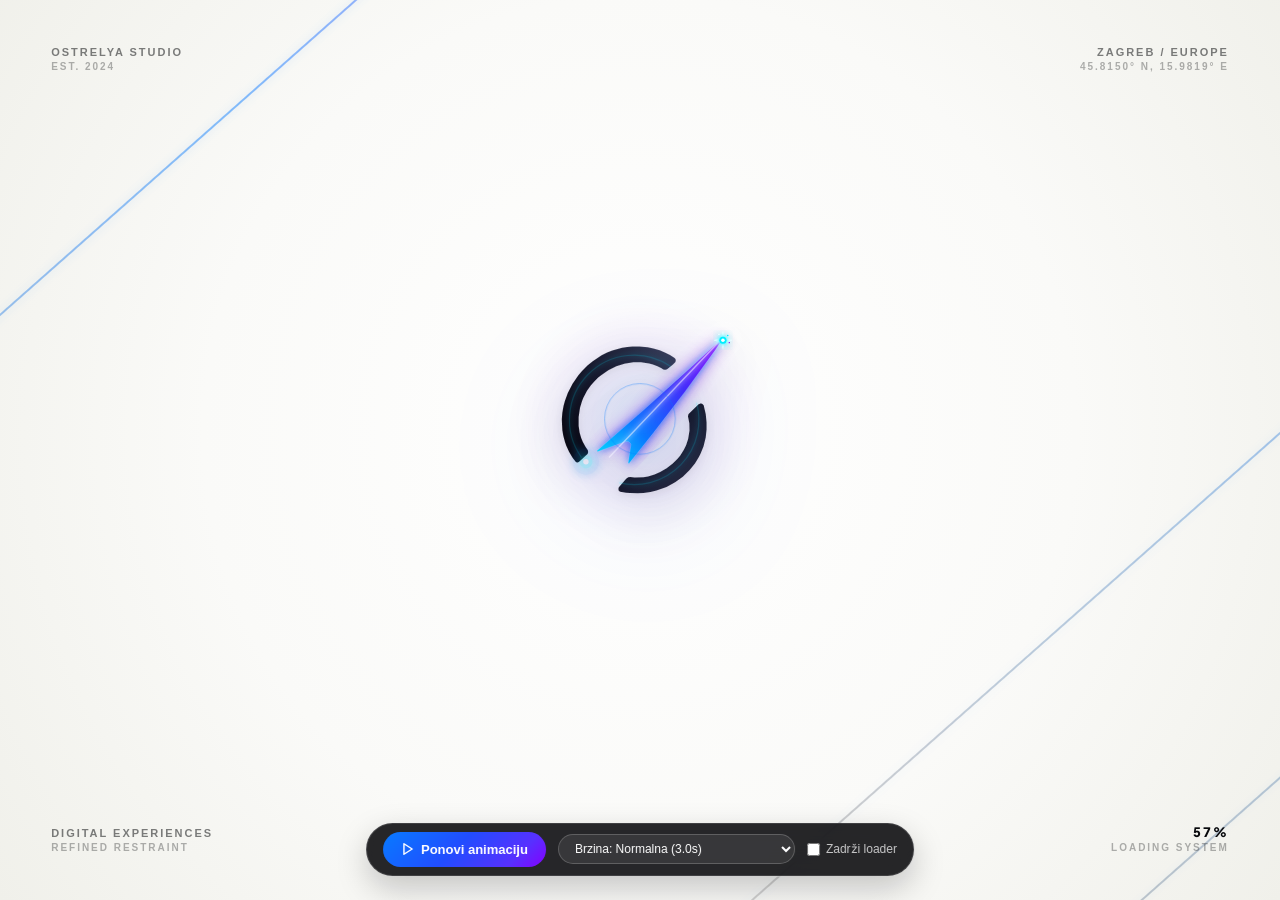
<file: loader-preview.html>
<!DOCTYPE html>
<html lang="en">
<head>
  <meta charset="UTF-8" />
  <meta name="viewport" content="width=device-width, initial-scale=1.0" />
  <title>Ostrelya Studio — Cinematic Brand Loader</title>
  <meta name="theme-color" content="#FAFAF8" />

  <!-- Google Fonts: Inter & Plus Jakarta Sans -->
  <link rel="preconnect" href="https://fonts.googleapis.com" />
  <link rel="preconnect" href="https://fonts.gstatic.com" crossorigin />
  <link href="https://fonts.googleapis.com/css2?family=Inter:wght@300;400;500;600;700&family=Plus+Jakarta+Sans:wght@500;600;700;800&display=swap" rel="stylesheet" />

  <!-- GSAP Animation Library -->
  <script src="https://cdnjs.cloudflare.com/ajax/libs/gsap/3.12.5/gsap.min.js"></script>

  <!-- Studio Main Stylesheet -->
  <link rel="stylesheet" href="styles.css" />

  <style>
    /* ==========================================================================
       OSTRELYA STUDIO — ARCHITECTURAL PRELOADER (LIGHT CANVAS SYSTEM)
       Aesthetic: Warm Architectural Off-White (#FAFAF8), Matte Obsidian (#08090C),
                  Signature Electric Blue-Violet Accent Gradient.
       ========================================================================== */

    body.loader-active {
      overflow: hidden !important;
    }

    .studio-loader {
      position: fixed;
      inset: 0;
      z-index: 10000;
      background-color: #FAFAF8;
      background-image: 
        radial-gradient(circle at 50% 48%, #FFFFFF 0%, #FAFAF8 55%, #F0F0EA 100%);
      display: flex;
      align-items: center;
      justify-content: center;
      overflow: hidden;
      cursor: default;
      font-family: var(--font-sans, 'Inter', sans-serif);
      user-select: none;
      -webkit-user-select: none;
    }

    /* Architectural Diagonal Guides matching hero needle angle (-41.5deg) */
    .loader-guides {
      position: absolute;
      inset: 0;
      pointer-events: none;
      overflow: hidden;
      z-index: 1;
    }

    .loader-guide-line {
      position: absolute;
      height: 1.5px;
      transform: rotate(-41.5deg);
      transform-origin: center;
      pointer-events: none;
    }

    .loader-guide-line.line-1 {
      width: 240vw;
      top: 16%;
      right: -35%;
      background: linear-gradient(
        90deg,
        rgba(8, 9, 12, 0) 0%,
        rgba(8, 9, 12, 0.16) 18%,
        rgba(8, 123, 255, 0.48) 52%,
        rgba(133, 0, 255, 0.38) 75%,
        rgba(8, 9, 12, 0) 100%
      );
      filter: drop-shadow(0 0 5px rgba(8, 123, 255, 0.40));
    }

    .loader-guide-line.line-2 {
      width: 240vw;
      top: 48%;
      left: -20%;
      background: linear-gradient(
        90deg,
        rgba(8, 9, 12, 0) 0%,
        rgba(8, 9, 12, 0.18) 30%,
        rgba(8, 123, 255, 0.42) 60%,
        rgba(8, 9, 12, 0.12) 85%,
        rgba(8, 9, 12, 0) 100%
      );
      filter: drop-shadow(0 0 4px rgba(8, 123, 255, 0.30));
    }

    .loader-guide-line.line-3 {
      width: 240vw;
      top: 80%;
      left: -15%;
      background: linear-gradient(
        90deg,
        rgba(8, 9, 12, 0) 0%,
        rgba(8, 9, 12, 0.20) 35%,
        rgba(8, 123, 255, 0.38) 68%,
        rgba(8, 9, 12, 0) 100%
      );
      filter: drop-shadow(0 0 3px rgba(8, 123, 255, 0.25));
    }

    /* Studio Corner Metadata */
    .loader-corner {
      position: absolute;
      font-family: var(--font-display, 'Plus Jakarta Sans', sans-serif);
      font-size: clamp(0.6rem, 1.4vw, 0.6875rem);
      font-weight: 700;
      letter-spacing: 0.18em;
      text-transform: uppercase;
      color: rgba(8, 9, 12, 0.52);
      z-index: 2;
      pointer-events: none;
      line-height: 1.4;
    }

    .loader-corner.top-left {
      top: clamp(1.2rem, 3.5vw, 3rem);
      left: clamp(1.2rem, 4vw, 4rem);
    }

    .loader-corner.top-right {
      top: clamp(1.2rem, 3.5vw, 3rem);
      right: clamp(1.2rem, 4vw, 4rem);
      text-align: right;
    }

    .loader-corner.bottom-left {
      bottom: clamp(1.2rem, 3.5vw, 3rem);
      left: clamp(1.2rem, 4vw, 4rem);
    }

    .loader-corner.bottom-right {
      bottom: clamp(1.2rem, 3.5vw, 3rem);
      right: clamp(1.2rem, 4vw, 4rem);
      text-align: right;
    }

    @media (max-width: 480px) {
      .loader-corner .corner-sub {
        display: none;
      }
    }

    .loader-counter {
      font-variant-numeric: tabular-nums;
      color: var(--text-primary, #08090C);
      font-weight: 800;
      font-size: 0.8125rem;
    }

    /* Main Central Stage */
    .loader-stage {
      position: relative;
      z-index: 3;
      display: flex;
      flex-direction: column;
      align-items: center;
      justify-content: center;
      width: 100%;
      max-width: 900px;
      padding-inline: 1rem;
    }

    /* Dedicated Halo attached inside emblem container: Perfectly tracks emblem */
    .loader-emblem-halo {
      position: absolute;
      width: 320px;
      height: 320px;
      border-radius: 50%;
      background: radial-gradient(circle, rgba(8, 123, 255, 0.24) 0%, rgba(133, 0, 255, 0.14) 45%, transparent 70%);
      filter: blur(28px);
      pointer-events: none;
      transform: translate(-50%, -50%);
      top: 50%;
      left: 50%;
      opacity: 0;
      z-index: 1;
    }

    /* Shockwave pulse emitted upon arrow tip ignition */
    .loader-shockwave {
      position: absolute;
      width: 80px;
      height: 80px;
      border-radius: 50%;
      border: 1.5px solid rgba(8, 123, 255, 0.7);
      pointer-events: none;
      transform: translate(-50%, -50%) scale(0.2);
      top: 50%;
      left: 50%;
      opacity: 0;
      z-index: 2;
    }

    /* Lockup Container: Holds Emblem + Wordmark */
    .loader-lockup {
      position: relative;
      z-index: 5;
      display: flex;
      align-items: center;
      justify-content: center;
    }

    /* Emblem SVG Container — Prominent & Elevated */
    .loader-emblem {
      width: 175px;
      height: 167px;
      position: relative;
      flex-shrink: 0;
      transform-origin: center;
      filter: drop-shadow(0 14px 28px rgba(8, 9, 12, 0.16)) 
              drop-shadow(0 28px 56px rgba(34, 77, 255, 0.18))
              drop-shadow(0 2px 4px rgba(8, 9, 12, 0.08));
    }

    @media (max-width: 640px) {
      .loader-emblem {
        width: 112px;
        height: 107px;
      }
      .loader-emblem-halo {
        width: 200px;
        height: 200px;
      }
    }

    .loader-emblem svg {
      width: 100%;
      height: 100%;
      display: block;
      overflow: visible;
    }

    /* Rings: Sculpted Obsidian Charcoal */
    .loader-ring-tl {
      fill: url(#ringMatteDark);
      stroke: rgba(255, 255, 255, 0.24);
      stroke-width: 2.2;
    }

    .loader-ring-br {
      fill: url(#ringDeepDark);
      stroke: rgba(255, 255, 255, 0.18);
      stroke-width: 1.8;
    }

    /* Arrow: Signature Ostrelya Electric Blue to Violet */
    .loader-arrow {
      fill: url(#arrowStudioGrad);
      stroke: rgba(255, 255, 255, 0.45);
      stroke-width: 2.2;
      filter: drop-shadow(0 0 22px rgba(8, 123, 255, 0.75)) drop-shadow(0 0 45px rgba(133, 0, 255, 0.5));
    }

    /* Wordmark Container (Slides open cleanly) */
    .loader-text-wrap {
      overflow: hidden;
      width: 0;
      height: 88px;
      display: flex;
      align-items: center;
      margin-left: 0;
      position: relative;
      opacity: 0;
      filter: drop-shadow(0 12px 24px rgba(8, 9, 12, 0.10));
    }

    @media (max-width: 640px) {
      .loader-text-wrap {
        height: 56px;
      }
    }

    /* Wordmark Canvas: Matches aspect ratio (634x201 -> 278x88 / 178x56) */
    .loader-text-canvas {
      position: relative;
      width: 278px;
      height: 88px;
      flex-shrink: 0;
      display: flex;
      align-items: center;
    }

    @media (max-width: 640px) {
      .loader-text-canvas {
        width: 178px;
        height: 56px;
      }
    }

    /* Dark Ink Typography (#08090C) */
    .loader-text-img {
      width: 100%;
      height: 100%;
      display: block;
      object-fit: contain;
      object-position: left center;
      user-select: none;
      -webkit-user-drag: none;
    }

    /* Letter-Strict Specular Glint Mask */
    .loader-text-glint-mask {
      position: absolute;
      inset: 0;
      pointer-events: none;
      -webkit-mask-image: url('[data-uri]');
      -webkit-mask-size: contain;
      -webkit-mask-repeat: no-repeat;
      -webkit-mask-position: left center;
      -webkit-mask-mode: alpha;
      mask-image: url('[data-uri]');
      mask-size: contain;
      mask-repeat: no-repeat;
      mask-position: left center;
      mask-mode: alpha;
      overflow: hidden;
    }

    .loader-text-glint {
      position: absolute;
      top: -30%;
      left: -150%;
      width: 80%;
      height: 160%;
      background: linear-gradient(
        105deg,
        transparent 15%,
        rgba(8, 123, 255, 0.45) 32%,
        rgba(255, 255, 255, 0.98) 50%,
        rgba(133, 0, 255, 0.55) 68%,
        transparent 85%
      );
      transform: skewX(-28deg);
      filter: drop-shadow(0 0 10px rgba(255, 255, 255, 0.9));
    }

    /* Architectural Subtitle & Hairline Progress Track */
    .loader-sub-wrap {
      margin-top: clamp(1.8rem, 3.5vh, 2.75rem);
      display: flex;
      flex-direction: column;
      align-items: center;
      gap: 12px;
      opacity: 0;
      transform: translateY(12px);
      z-index: 5;
      text-align: center;
      max-width: 90vw;
    }

    .loader-caption {
      font-family: var(--font-display, 'Plus Jakarta Sans', sans-serif);
      font-size: clamp(0.55rem, 2.2vw, 0.75rem);
      font-weight: 700;
      letter-spacing: clamp(0.10em, 1.6vw, 0.20em);
      text-transform: uppercase;
      color: var(--text-muted, #828692);
      line-height: 1.4;
      white-space: nowrap;
    }

    .loader-progress-track {
      width: clamp(110px, 20vw, 150px);
      height: 2px;
      background-color: rgba(8, 9, 12, 0.08);
      border-radius: 2px;
      overflow: hidden;
      position: relative;
    }

    .loader-progress-bar {
      position: absolute;
      top: 0;
      left: 0;
      height: 100%;
      width: 0%;
      background: var(--grad-ostrelya, linear-gradient(135deg, #087BFF 0%, #224DFF 45%, #8500FF 100%));
      border-radius: 2px;
    }

    /* Floating Demo Controls Bar */
    .demo-controls-bar {
      position: fixed;
      bottom: 24px;
      left: 50%;
      transform: translateX(-50%);
      z-index: 10002;
      background: rgba(8, 9, 12, 0.88);
      backdrop-filter: blur(16px);
      -webkit-backdrop-filter: blur(16px);
      padding: 8px 16px;
      border-radius: 999px;
      display: flex;
      align-items: center;
      gap: 12px;
      box-shadow: 0 12px 32px rgba(8, 9, 12, 0.22);
      border: 1px solid rgba(255, 255, 255, 0.12);
      max-width: calc(100vw - 32px);
    }

    .demo-btn {
      background: var(--grad-ostrelya, linear-gradient(135deg, #087BFF 0%, #224DFF 45%, #8500FF 100%));
      color: #FFFFFF;
      font-family: var(--font-sans, 'Inter', sans-serif);
      font-size: 0.8125rem;
      font-weight: 600;
      padding: 8px 18px;
      border-radius: 999px;
      border: none;
      cursor: pointer;
      display: flex;
      align-items: center;
      gap: 6px;
      white-space: nowrap;
      transition: transform 0.2s, box-shadow 0.2s;
    }

    .demo-btn:hover {
      transform: translateY(-1px);
      box-shadow: 0 4px 14px rgba(8, 123, 255, 0.45);
    }

    .demo-speed-select {
      background: rgba(255, 255, 255, 0.08);
      color: #FFFFFF;
      border: 1px solid rgba(255, 255, 255, 0.2);
      padding: 6px 12px;
      border-radius: 999px;
      font-size: 0.75rem;
      font-family: var(--font-sans, 'Inter', sans-serif);
      cursor: pointer;
      outline: none;
      white-space: nowrap;
    }

    .demo-speed-select option {
      background: #08090C;
      color: #FFFFFF;
    }

    .demo-toggle-label {
      color: rgba(255, 255, 255, 0.75);
      font-size: 0.75rem;
      display: flex;
      align-items: center;
      gap: 6px;
      cursor: pointer;
      white-space: nowrap;
      font-family: var(--font-sans, 'Inter', sans-serif);
    }

    /* Mobile Responsive Overrides */
    @media (max-width: 640px) {
      .loader-emblem {
        width: 112px;
        height: 107px;
      }
      .loader-emblem-halo {
        width: 200px;
        height: 200px;
      }
      .loader-text-wrap {
        height: 56px;
      }
      .loader-text-canvas {
        width: 178px;
        height: 56px;
      }
      .loader-caption {
        font-size: 0.625rem;
        letter-spacing: 0.08em;
        white-space: normal;
        max-width: 260px;
        text-align: center;
      }
      .demo-controls-bar {
        bottom: 12px;
        padding: 6px 10px;
        gap: 6px;
        max-width: calc(100vw - 24px);
      }
      .demo-btn {
        padding: 6px 10px;
        font-size: 0.6875rem;
      }
      .demo-speed-select {
        padding: 4px 6px;
        font-size: 0.6875rem;
      }
      .demo-toggle-label span {
        display: none;
      }
    }

    @media (max-width: 480px) {
      .loader-corner .corner-sub {
        display: none;
      }
    }
  </style>
</head>
<body class="loader-active">

  <!-- ==================== STUDIO PRELOADER COMPONENT ==================== -->
  <div class="studio-loader" id="studioLoader" role="dialog" aria-label="Loading Ostrelya Studio">
    <!-- Architectural Hairline Guides -->
    <div class="loader-guides" aria-hidden="true">
      <span class="loader-guide-line line-1"></span>
      <span class="loader-guide-line line-2"></span>
      <span class="loader-guide-line line-3"></span>
    </div>

    <!-- Architectural Corner Precision Tags -->
    <div class="loader-corner top-left">
      <div>Ostrelya Studio</div>
      <div class="corner-sub" style="opacity: 0.6; font-size: 0.625rem;">Est. 2024</div>
    </div>
    <div class="loader-corner top-right">
      <div>Zagreb / Europe</div>
      <div class="corner-sub" style="opacity: 0.6; font-size: 0.625rem;">45.8150° N, 15.9819° E</div>
    </div>
    <div class="loader-corner bottom-left">
      <div>Digital Experiences</div>
      <div class="corner-sub" style="opacity: 0.6; font-size: 0.625rem;">Refined Restraint</div>
    </div>
    <div class="loader-corner bottom-right">
      <div class="loader-counter" id="loaderCounter">00%</div>
      <div class="corner-sub" style="opacity: 0.6; font-size: 0.625rem;">Loading System</div>
    </div>

    <!-- Central Stage -->
    <div class="loader-stage">
      <!-- Center Logo Lockup (Emblem + Wordmark) -->
      <div class="loader-lockup" id="loaderLockup">
        
        <!-- Ambient Backlight Halo: inside lockup behind emblem -->
        <div class="loader-emblem-halo" id="emblemHalo"></div>

        <!-- Impact Shockwave Pulse -->
        <div class="loader-shockwave" id="loaderShockwave"></div>

        <!-- Scalable Emblem SVG with Dynamic Orb-Forging System -->
        <div class="loader-emblem" id="loaderEmblem">
          <svg viewBox="0 0 1024 978" xmlns="http://www.w3.org/2000/svg" aria-label="Ostrelya Mark">
            <defs>
              <!-- Electric Arrow Gradient (Official Studio Token) -->
              <linearGradient id="arrowStudioGrad" x1="250" y1="750" x2="990" y2="25" gradientUnits="userSpaceOnUse">
                <stop offset="0%" stop-color="#00F0FF" />
                <stop offset="30%" stop-color="#087BFF" />
                <stop offset="65%" stop-color="#3F29FB" />
                <stop offset="85%" stop-color="#6B1AFC" />
                <stop offset="100%" stop-color="#8500FF" />
              </linearGradient>

              <!-- Sculpted Matte Obsidian Charcoal for Ring Arcs -->
              <linearGradient id="ringMatteDark" x1="120" y1="620" x2="680" y2="90" gradientUnits="userSpaceOnUse">
                <stop offset="0%" stop-color="#08090C" />
                <stop offset="45%" stop-color="#141822" />
                <stop offset="80%" stop-color="#242B3B" />
                <stop offset="100%" stop-color="#364055" />
              </linearGradient>

              <linearGradient id="ringDeepDark" x1="420" y1="440" x2="880" y2="880" gradientUnits="userSpaceOnUse">
                <stop offset="0%" stop-color="#08090C" />
                <stop offset="55%" stop-color="#181D2A" />
                <stop offset="100%" stop-color="#283042" />
              </linearGradient>

              <!-- Vector Masks for Progressive Physical Orb Reveal -->
              <mask id="maskTl">
                <path id="maskPathTl" d="M 164.5 714.4 A 379.0 379.0 0 0 1 686.9 182.8" 
                      fill="none" stroke="white" stroke-width="170" stroke-linecap="round" />
              </mask>

              <mask id="maskBr">
                <path id="maskPathBr" d="M 841.1 398.9 A 379.0 379.0 0 0 1 389.7 866.3" 
                      fill="none" stroke="white" stroke-width="170" stroke-linecap="round" />
              </mask>

              <mask id="maskArrow">
                <path id="maskPathArrow" d="M 330 715 L 987 23" 
                      fill="none" stroke="white" stroke-width="320" stroke-linecap="square" />
              </mask>

              <!-- Orb Radiant Glow Filter -->
              <filter id="orbGlow" x="-80%" y="-80%" width="260%" height="260%">
                <feGaussianBlur stdDeviation="12" result="blur1" />
                <feGaussianBlur stdDeviation="24" result="blur2" />
                <feMerge>
                  <feMergeNode in="blur2" />
                  <feMergeNode in="blur1" />
                  <feMergeNode in="SourceGraphic" />
                </feMerge>
              </filter>
            </defs>

            <!-- Top-Left Ring Arc (Unveiled by Orb) -->
            <path class="loader-ring-tl" id="ringTl" mask="url(#maskTl)"
                  d="M 465 67 L 507 67 L 555 72 L 588 79 L 625 90 L 655 102 L 685 117 L 710 133 L 716 139 L 719 146 L 717 158 L 701 174 L 668 201 L 661 204 L 651 204 L 645 202 L 635 195 L 611 183 L 584 173 L 562 167 L 533 162 L 515 160 L 471 160 L 418 168 L 371 183 L 324 206 L 282 235 L 263 251 L 239 275 L 221 296 L 199 327 L 177 369 L 170 386 L 158 426 L 150 480 L 150 533 L 156 573 L 165 603 L 174 625 L 190 655 L 203 674 L 205 680 L 205 691 L 202 697 L 153 743 L 145 746 L 139 746 L 132 743 L 114 719 L 94 685 L 77 648 L 69 625 L 60 592 L 54 558 L 51 494 L 54 456 L 61 416 L 69 386 L 86 339 L 114 285 L 147 237 L 168 212 L 201 179 L 232 153 L 284 119 L 316 103 L 346 91 L 404 75 L 434 70 L 464 68 Z" />

            <!-- Bottom-Right Ring Arc (Unveiled by Orb) -->
            <path class="loader-ring-br" id="ringBr" mask="url(#maskBr)"
                  d="M 861 401 L 868 401 L 875 404 L 882 412 L 894 463 L 899 511 L 899 554 L 894 601 L 881 653 L 863 697 L 854 715 L 831 752 L 800 791 L 760 830 L 715 863 L 665 890 L 606 911 L 571 919 L 530 925 L 495 927 L 450 926 L 427 924 L 393 918 L 386 913 L 383 907 L 383 897 L 385 892 L 428 842 L 440 833 L 452 832 L 478 835 L 529 833 L 556 828 L 594 817 L 627 803 L 665 781 L 701 753 L 729 725 L 745 705 L 765 674 L 779 645 L 791 609 L 799 559 L 798 517 L 790 478 L 792 466 L 795 461 L 852 405 L 860 402 Z" />

            <!-- Arrow Needle (Unveiled and Ignited by Orb) -->
            <path class="loader-arrow" id="loaderArrow" mask="url(#maskArrow)"
                  d="M 987 23 L 992 24 L 991 28 L 949 90 L 775 329 L 586 576 L 447 750 L 445 752 L 441 752 L 440 746 L 456 642 L 453 634 L 443 625 L 435 623 L 425 624 L 263 682 L 257 682 L 257 678 L 533 437 L 774 219 L 986 24 Z" />

            <!-- Glowing Contour Traces left behind the Orb -->
            <path id="glowTraceTl" d="M 164.5 714.4 A 379.0 379.0 0 0 1 686.9 182.8"
                  fill="none" stroke="#00F0FF" stroke-width="7" stroke-linecap="round"
                  filter="url(#orbGlow)" opacity="0" />

            <path id="glowTraceBr" d="M 841.1 398.9 A 379.0 379.0 0 0 1 389.7 866.3"
                  fill="none" stroke="#00F0FF" stroke-width="7" stroke-linecap="round"
                  filter="url(#orbGlow)" opacity="0" />

            <path id="glowTraceArrow" d="M 330 715 L 987 23"
                  fill="none" stroke="#FFFFFF" stroke-width="8" stroke-linecap="round"
                  filter="url(#orbGlow)" opacity="0" />

            <!-- Spark Flare Burst at Needle Tip Upon Arrival -->
            <g id="tipBurst" transform="translate(987, 23)" opacity="0">
              <polygon points="0,-48 9,-13 48,0 9,13 0,48 -9,13 -48,0 -9,-13" fill="#FFFFFF" filter="url(#orbGlow)" />
              <circle cx="0" cy="0" r="18" fill="#00F0FF" filter="url(#orbGlow)" />
              <circle cx="0" cy="0" r="9" fill="#FFFFFF" />
              <circle class="tip-spark" cx="24" cy="-24" r="4" fill="#00F0FF" />
              <circle class="tip-spark" cx="-20" cy="-30" r="3" fill="#FFFFFF" />
              <circle class="tip-spark" cx="32" cy="12" r="3.5" fill="#8500FF" />
            </g>

            <!-- The Luminous Forging Orb: sweeps along paths and creates the emblem -->
            <g id="forgingOrb" opacity="0">
              <!-- Outer diffuse aura -->
              <circle id="orbHalo" cx="0" cy="0" r="48" fill="#087BFF" opacity="0.4" filter="url(#orbGlow)" />
              <!-- Electric cyan core glow -->
              <circle id="orbGlowCircle" cx="0" cy="0" r="24" fill="#00F0FF" opacity="0.9" filter="url(#orbGlow)" />
              <!-- Pure white radiant pinpoint -->
              <circle id="orbCore" cx="0" cy="0" r="10" fill="#FFFFFF" />
            </g>
          </svg>
        </div>

        <!-- The Wordmark (Ostrelya) with Letter-Perfect Masked Glint -->
        <div class="loader-text-wrap" id="loaderTextWrap">
          <div class="loader-text-canvas">
            <!-- Fully inlined dark wordmark to ensure zero flicker or path mismatch -->
            <img class="loader-text-img" src="[data-uri]" alt="Ostrelya" />

            <!-- Letter-Strict Mask: physically clipped to glyph curves -->
            <div class="loader-text-glint-mask">
              <div class="loader-text-glint" id="loaderGlint"></div>
            </div>
          </div>
        </div>

      </div>

      <!-- Architectural Subtitle & Hairline Progress Track -->
      <div class="loader-sub-wrap" id="loaderSubWrap">
        <div class="loader-caption">Digital Experiences for Ambitious Brands</div>
        <div class="loader-progress-track">
          <div class="loader-progress-bar" id="loaderProgressBar"></div>
        </div>
      </div>
    </div>
  </div>

  <!-- ==================== DEMO CONTROLS BAR ==================== -->
  <aside class="demo-controls-bar" aria-label="Loader Demo Controls">
    <button class="demo-btn" id="btnReplay">
      <svg width="14" height="14" viewBox="0 0 24 24" fill="none" stroke="currentColor" stroke-width="2.5" stroke-linecap="round" stroke-linejoin="round"><polygon points="5 3 19 12 5 21 5 3"></polygon></svg>
      <span>Ponovi animaciju</span>
    </button>
    <select class="demo-speed-select" id="speedSelect" aria-label="Animation Speed">
      <option value="1">Brzina: Normalna (3.0s)</option>
      <option value="0.75">Brzina: Uglađena / Elegantna (3.8s)</option>
      <option value="1.35">Brzina: Brža (2.2s)</option>
    </select>
    <label class="demo-toggle-label">
      <input type="checkbox" id="freezeToggle" />
      <span>Zadrži loader</span>
    </label>
  </aside>

  <!-- ==================== 1. STICKY NAVIGATION (Exact from studio index.html) ==================== -->
  <header class="site-header" id="top" role="banner">
    <div class="nav-container">
      <a href="#top" class="brand-link" aria-label="Ostrelya Home">
        <img src="assets/logo-dark.png" alt="Ostrelya" width="146" height="42" class="brand-logo" />
      </a>

      <nav class="desktop-nav" aria-label="Main Navigation">
        <ul class="nav-links">
          <li><a href="#work" class="nav-link">Work</a></li>
          <li><a href="services.html" class="nav-link">Services</a></li>
          <li><a href="#studio" class="nav-link">About</a></li>
          <li><a href="#journal" class="nav-link">Journal</a></li>
        </ul>

        <a href="#contact" class="btn-talk">
          <span>Let's talk</span>
          <svg class="icon-arrow" viewBox="0 0 14 14" width="11" height="11" fill="none" stroke="currentColor" stroke-width="2" stroke-linecap="round" stroke-linejoin="round" aria-hidden="true">
            <line x1="2" y1="12" x2="12" y2="2"></line>
            <polyline points="4 2 12 2 12 10"></polyline>
          </svg>
        </a>
      </nav>
    </div>
  </header>

  <!-- ==================== 2. MAIN HERO (Exact from studio index.html) ==================== -->
  <main id="main">
    <section class="hero-section" aria-label="Hero">
      <div class="hero-architectural-lines" aria-hidden="true">
        <span class="diagonal-line line-tangent-tip"></span>
        <span class="diagonal-line line-tangent-base"></span>
        <span class="diagonal-line line-cross-field"></span>
      </div>

      <div class="hero-container">
        <div class="hero-content">
          <h1 class="hero-title">Ostrelya</h1>
          <p class="hero-tagline">Digital experiences for ambitious brands.</p>
          <div class="hero-cta-group">
            <a href="#work" class="btn-primary">
              <span>View our work</span>
              <svg class="icon-arrow" viewBox="0 0 14 14" width="11" height="11" fill="none" stroke="currentColor" stroke-width="2" stroke-linecap="round" stroke-linejoin="round" aria-hidden="true">
                <line x1="2" y1="12" x2="12" y2="2"></line>
                <polyline points="4 2 12 2 12 10"></polyline>
              </svg>
            </a>
          </div>
        </div>

        <div class="hero-emblem-wrap">
          <div class="emblem-stage">
            <img
              src="assets/symbol-dark.png"
              alt="Ostrelya emblem"
              class="hero-emblem"
              width="600"
              height="600"
              fetchpriority="high"
            />
          </div>
        </div>
      </div>
      <div class="hero-divider"></div>
    </section>
  </main>

  <!-- ==================== LOADER CONTROLLER SCRIPT ==================== -->
  <script>
    const studioLoader = document.getElementById('studioLoader');
    const loaderLockup = document.getElementById('loaderLockup');
    const loaderEmblem = document.getElementById('loaderEmblem');
    const emblemHalo = document.getElementById('emblemHalo');
    const loaderShockwave = document.getElementById('loaderShockwave');
    const loaderArrow = document.getElementById('loaderArrow');
    const ringTl = document.getElementById('ringTl');
    const ringBr = document.getElementById('ringBr');
    
    const maskTl = document.getElementById('maskPathTl');
    const maskBr = document.getElementById('maskPathBr');
    const maskArrow = document.getElementById('maskPathArrow');
    const glowTraceTl = document.getElementById('glowTraceTl');
    const glowTraceBr = document.getElementById('glowTraceBr');
    const glowTraceArrow = document.getElementById('glowTraceArrow');
    const tipBurst = document.getElementById('tipBurst');
    const forgingOrb = document.getElementById('forgingOrb');

    const loaderTextWrap = document.getElementById('loaderTextWrap');
    const loaderGlint = document.getElementById('loaderGlint');
    const loaderSubWrap = document.getElementById('loaderSubWrap');
    const loaderProgressBar = document.getElementById('loaderProgressBar');
    const loaderCounter = document.getElementById('loaderCounter');
    const btnReplay = document.getElementById('btnReplay');
    const speedSelect = document.getElementById('speedSelect');
    const freezeToggle = document.getElementById('freezeToggle');

    let currentTimeline = null;
    window.__studioTimeline = null;

    function setOrbPos(x, y) {
      forgingOrb.setAttribute('transform', `translate(${x}, ${y})`);
    }

    function runStudioLoader() {
      if (currentTimeline) {
        currentTimeline.kill();
      }
      gsap.killTweensOf([
        studioLoader, loaderLockup, loaderEmblem, emblemHalo, 
        loaderShockwave, loaderArrow, ringTl, ringBr, loaderTextWrap, loaderGlint, 
        loaderSubWrap, loaderProgressBar, loaderCounter, forgingOrb, tipBurst,
        glowTraceTl, glowTraceBr, glowTraceArrow
      ]);

      const speedMultiplier = parseFloat(speedSelect.value) || 1;
      const shouldFreeze = freezeToggle.checked;

      // Ensure loader is visible and reset initial state
      document.body.classList.add('loader-active');
      studioLoader.style.display = 'flex';
      gsap.set(studioLoader, { yPercent: 0, opacity: 1 });
      gsap.set(loaderLockup, { opacity: 1, y: 0 });
      
      // Emblem starts centered in lockup, fully solid once masked
      gsap.set(loaderEmblem, { scale: 1, opacity: 1 });
      gsap.set(emblemHalo, { opacity: 0, scale: 0.6 });
      gsap.set(loaderShockwave, { opacity: 0, scale: 0.2 });
      
      // Calculate exact stroke lengths
      const lenTl = maskTl.getTotalLength();
      const lenBr = maskBr.getTotalLength();
      const lenArrow = maskArrow.getTotalLength();

      [maskTl, glowTraceTl].forEach(el => {
        el.style.strokeDasharray = lenTl;
        el.style.strokeDashoffset = lenTl;
      });

      [maskBr, glowTraceBr].forEach(el => {
        el.style.strokeDasharray = lenBr;
        el.style.strokeDashoffset = lenBr;
      });

      [maskArrow, glowTraceArrow].forEach(el => {
        el.style.strokeDasharray = lenArrow;
        el.style.strokeDashoffset = lenArrow;
      });

      // Orb initial setup
      const startPt = maskTl.getPointAtLength(0);
      setOrbPos(startPt.x, startPt.y);
      gsap.set(forgingOrb, { opacity: 0, scale: 1 });
      gsap.set(tipBurst, { opacity: 0, scale: 0.3 });
      gsap.set([glowTraceTl, glowTraceBr, glowTraceArrow], { opacity: 0 });

      gsap.set(loaderTextWrap, { width: 0, opacity: 0, marginLeft: 0 });
      gsap.set(loaderGlint, { left: '-150%' });
      gsap.set(loaderSubWrap, { opacity: 0, y: 14 });
      gsap.set(loaderProgressBar, { width: '0%' });
      loaderCounter.textContent = '00%';

      const isMobile = window.innerWidth < 640;
      const targetTextWidth = isMobile ? 178 : 278;
      const targetMarginLeft = isMobile ? 14 : 24;

      const tl = gsap.timeline({
        timeScale: speedMultiplier,
        onUpdate: () => {
          const normProgress = Math.min(1, tl.time() / 2.6);
          const p = Math.round(normProgress * 100);
          loaderCounter.textContent = p < 10 ? '0' + p + '%' : p + '%';
        }
      });
      currentTimeline = tl;
      window.__studioTimeline = tl;

      /* ── PHASE 1: Orb Ignites & Forges Top-Left Ring Arc (0.05s – 0.50s) ── */
      tl.to(forgingOrb, { opacity: 1, duration: 0.1, ease: 'power2.out' }, 0.05);
      tl.to(glowTraceTl, { opacity: 1, duration: 0.08 }, 0.05);

      tl.to({ p: 0 }, {
        p: 1,
        duration: 0.42,
        ease: 'power2.inOut',
        onUpdate: function() {
          const val = this.targets()[0].p;
          const curLen = val * lenTl;
          maskTl.style.strokeDashoffset = lenTl - curLen;
          glowTraceTl.style.strokeDashoffset = lenTl - curLen;
          const pt = maskTl.getPointAtLength(curLen);
          setOrbPos(pt.x, pt.y);
        }
      }, 0.08);

      tl.to(glowTraceTl, { opacity: 0.2, duration: 0.25 }, 0.50);

      /* ── PHASE 2: Orb Glides Across Gap & Forges Bottom-Right Ring Arc (0.50s – 0.98s) ── */
      const brStartPt = maskBr.getPointAtLength(0);
      tl.to(forgingOrb, {
        duration: 0.10,
        ease: 'power1.inOut',
        onUpdate: function() {
          const prog = this.progress();
          const tlEndPt = maskTl.getPointAtLength(lenTl);
          const x = tlEndPt.x + (brStartPt.x - tlEndPt.x) * prog;
          const y = tlEndPt.y + (brStartPt.y - tlEndPt.y) * prog;
          setOrbPos(x, y);
        }
      }, 0.50);

      tl.to(glowTraceBr, { opacity: 1, duration: 0.05 }, 0.60);

      tl.to({ p: 0 }, {
        p: 1,
        duration: 0.38,
        ease: 'power2.inOut',
        onUpdate: function() {
          const val = this.targets()[0].p;
          const curLen = val * lenBr;
          maskBr.style.strokeDashoffset = lenBr - curLen;
          glowTraceBr.style.strokeDashoffset = lenBr - curLen;
          const pt = maskBr.getPointAtLength(curLen);
          setOrbPos(pt.x, pt.y);
        }
      }, 0.60);

      tl.to(glowTraceBr, { opacity: 0.2, duration: 0.25 }, 0.98);

      /* ── PHASE 3: Orb Dives to Arrow Base & Blasts Up to Needle Tip (0.98s – 1.42s) ── */
      const arStartPt = maskArrow.getPointAtLength(0);
      tl.to(forgingOrb, {
        duration: 0.12,
        ease: 'power2.in',
        onUpdate: function() {
          const prog = this.progress();
          const brEndPt = maskBr.getPointAtLength(lenBr);
          const x = brEndPt.x + (arStartPt.x - brEndPt.x) * prog;
          const y = brEndPt.y + (arStartPt.y - brEndPt.y) * prog;
          setOrbPos(x, y);
        }
      }, 0.98);

      tl.to(glowTraceArrow, { opacity: 1, duration: 0.05 }, 1.10);

      tl.to({ p: 0 }, {
        p: 1,
        duration: 0.32,
        ease: 'power3.out',
        onUpdate: function() {
          const val = this.targets()[0].p;
          const curLen = val * lenArrow;
          maskArrow.style.strokeDashoffset = lenArrow - curLen;
          glowTraceArrow.style.strokeDashoffset = lenArrow - curLen;
          const pt = maskArrow.getPointAtLength(curLen);
          setOrbPos(pt.x, pt.y);
        }
      }, 1.10);

      /* ── PHASE 4: Needle Tip Impact Burst, Shockwave & Backlight Halo (1.40s – 1.85s) ── */
      tl.set(tipBurst, { opacity: 1, scale: 0.3 }, 1.40);
      tl.to(tipBurst, {
        scale: 1.4,
        opacity: 1,
        duration: 0.18,
        ease: 'power2.out'
      }, 1.40);
      tl.to(tipBurst, {
        scale: 2.2,
        opacity: 0,
        duration: 0.45,
        ease: 'power2.out'
      }, 1.58);

      tl.to(forgingOrb, { scale: 1.8, opacity: 0, duration: 0.15, ease: 'power2.out' }, 1.42);
      tl.to(glowTraceArrow, { opacity: 0, duration: 0.25 }, 1.42);

      // Halo blossoms behind emblem
      tl.to(emblemHalo, {
        opacity: 0.95,
        scale: 1,
        duration: 0.55,
        ease: 'power2.out'
      }, 1.40);

      // Shockwave pulse expands outward
      tl.to(loaderShockwave, {
        opacity: 0.85,
        scale: 1.2,
        duration: 0.22,
        ease: 'power2.out'
      }, 1.40);

      tl.to(loaderShockwave, {
        opacity: 0,
        scale: 3.6,
        duration: 0.45,
        ease: 'power2.out'
      }, 1.55);

      /* ── PHASE 5: Wordmark Slides Open & Lockup Stays Centered (1.48s – 2.30s) ── */
      tl.to(loaderTextWrap, {
        width: targetTextWidth,
        opacity: 1,
        marginLeft: targetMarginLeft,
        duration: 0.82,
        ease: 'power3.inOut'
      }, 1.48);

      tl.to(loaderSubWrap, {
        opacity: 1,
        y: 0,
        duration: 0.55,
        ease: 'power2.out'
      }, 1.65);

      // Progress bar smoothly hits 100%
      tl.to(loaderProgressBar, {
        width: '100%',
        duration: 1.8,
        ease: 'power2.out'
      }, 0.60);

      /* ── PHASE 6: Letter-Strict Specular Glint Across "Ostrelya" (2.20s – 2.90s) ── */
      tl.to(loaderGlint, {
        left: '220%',
        duration: 0.72,
        ease: 'power1.inOut'
      }, 2.20);

      /* ── PHASE 7: Curtain Lift / Exit (3.10s – 3.85s) ── */
      if (!shouldFreeze) {
        tl.to([loaderLockup, loaderSubWrap], {
          y: -24,
          opacity: 0,
          duration: 0.45,
          ease: 'power2.in'
        }, 3.05);

        tl.to(studioLoader, {
          yPercent: -100,
          duration: 0.75,
          ease: 'power4.inOut',
          onComplete: () => {
            studioLoader.style.display = 'none';
            document.body.classList.remove('loader-active');
          }
        }, 3.25);

        // Subtle hero reveal
        const heroContent = document.querySelector('.hero-content');
        const heroEmblem = document.querySelector('.emblem-stage');
        if (heroContent && heroEmblem) {
          tl.fromTo([heroContent, heroEmblem], {
            y: 20,
            opacity: 0.8
          }, {
            y: 0,
            opacity: 1,
            duration: 0.6,
            ease: 'power3.out'
          }, 3.40);
        }
      }

      // Check URL parameters for seek
      const urlParams = new URLSearchParams(window.location.search);
      const seekTime = urlParams.get('t');
      if (seekTime !== null) {
        tl.pause();
        tl.seek(parseFloat(seekTime), false);
      }
    }

    window.addEventListener('DOMContentLoaded', runStudioLoader);
    btnReplay.addEventListener('click', runStudioLoader);
    speedSelect.addEventListener('change', runStudioLoader);
    freezeToggle.addEventListener('change', runStudioLoader);
  </script>
</body>
</html>
</file>
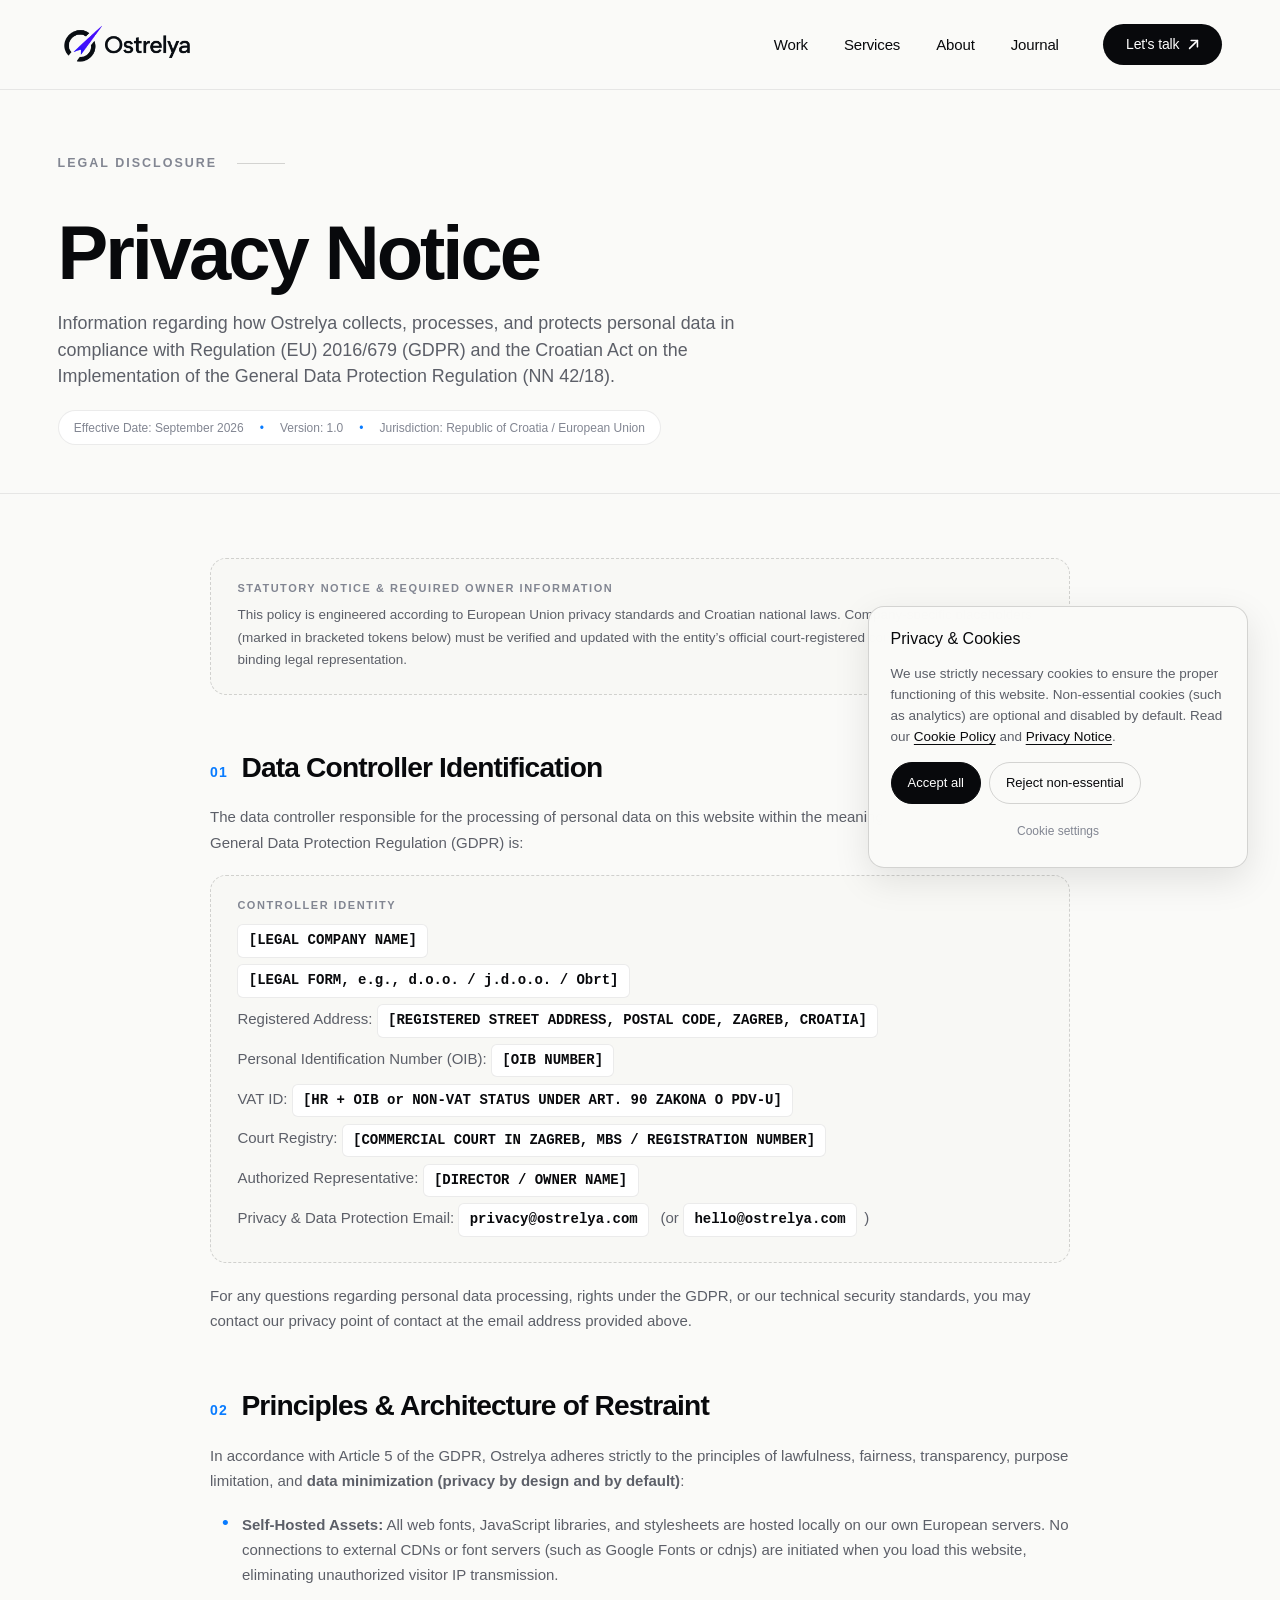
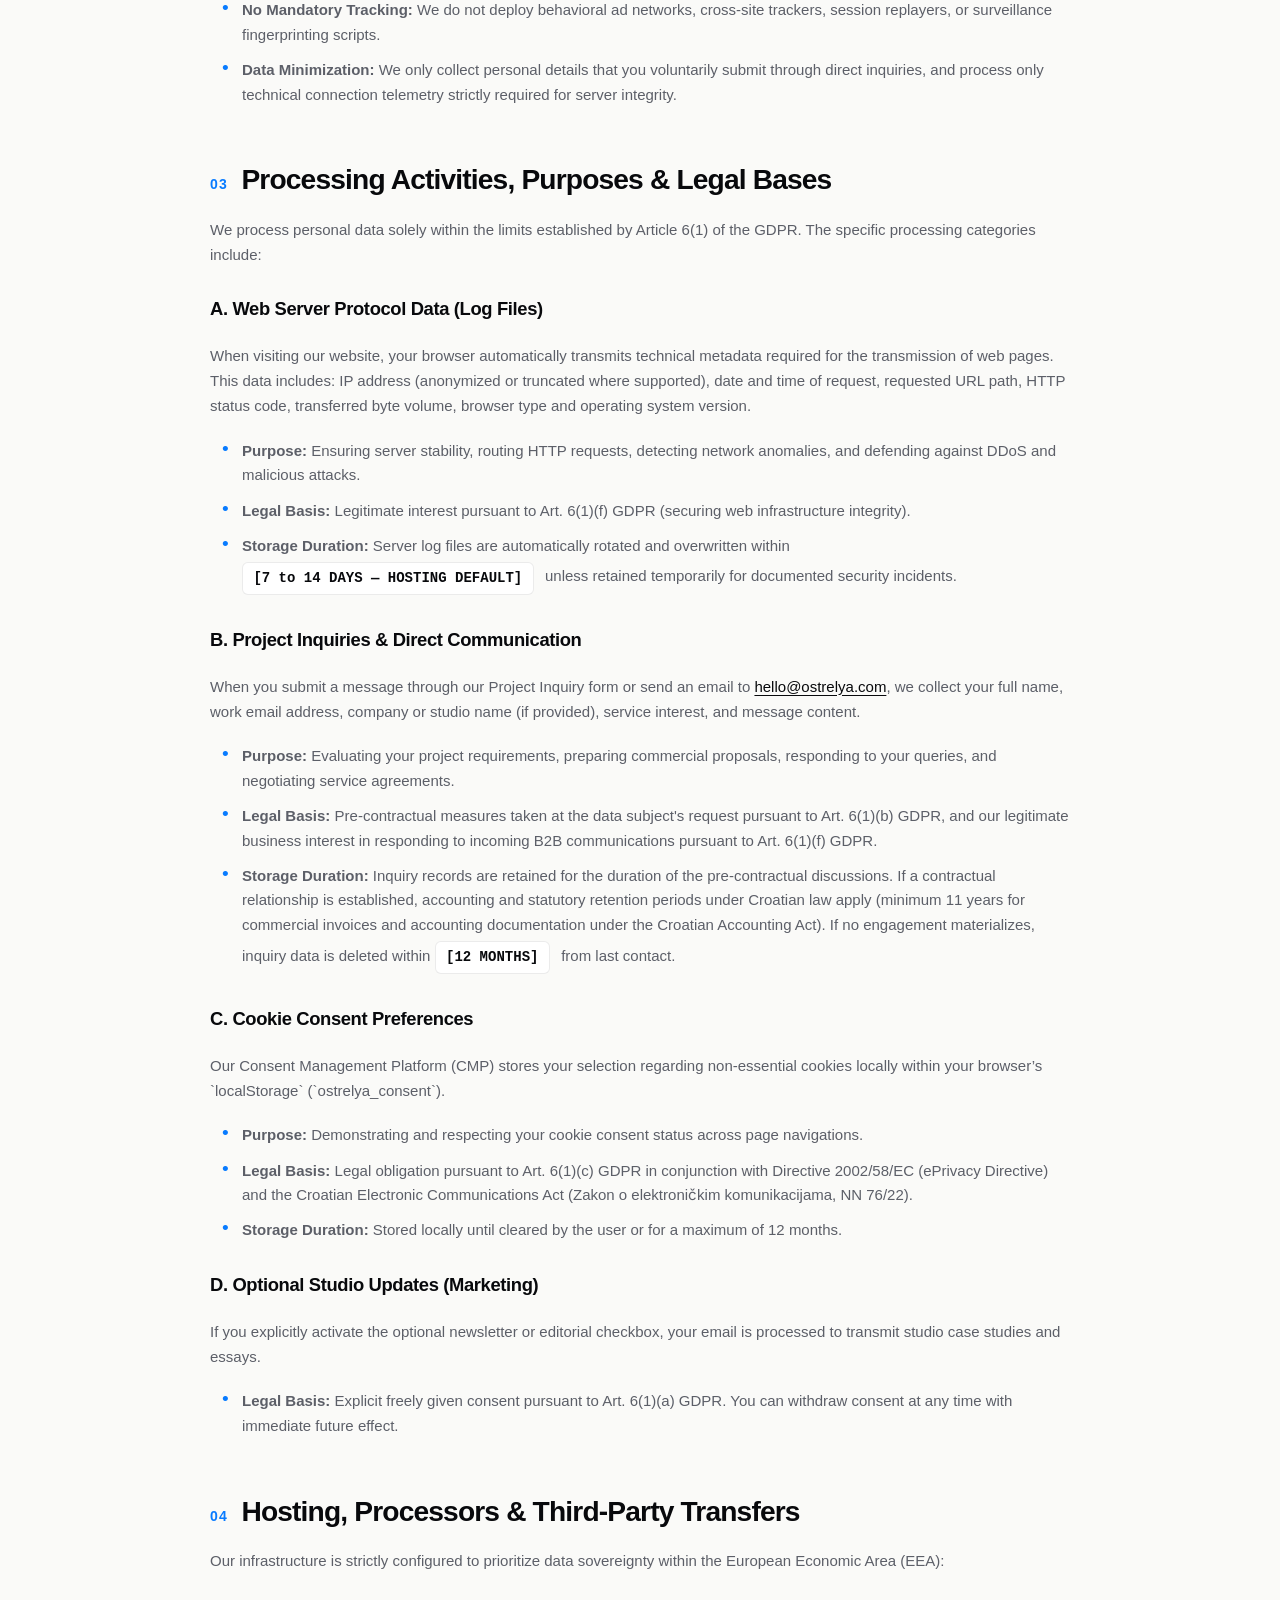
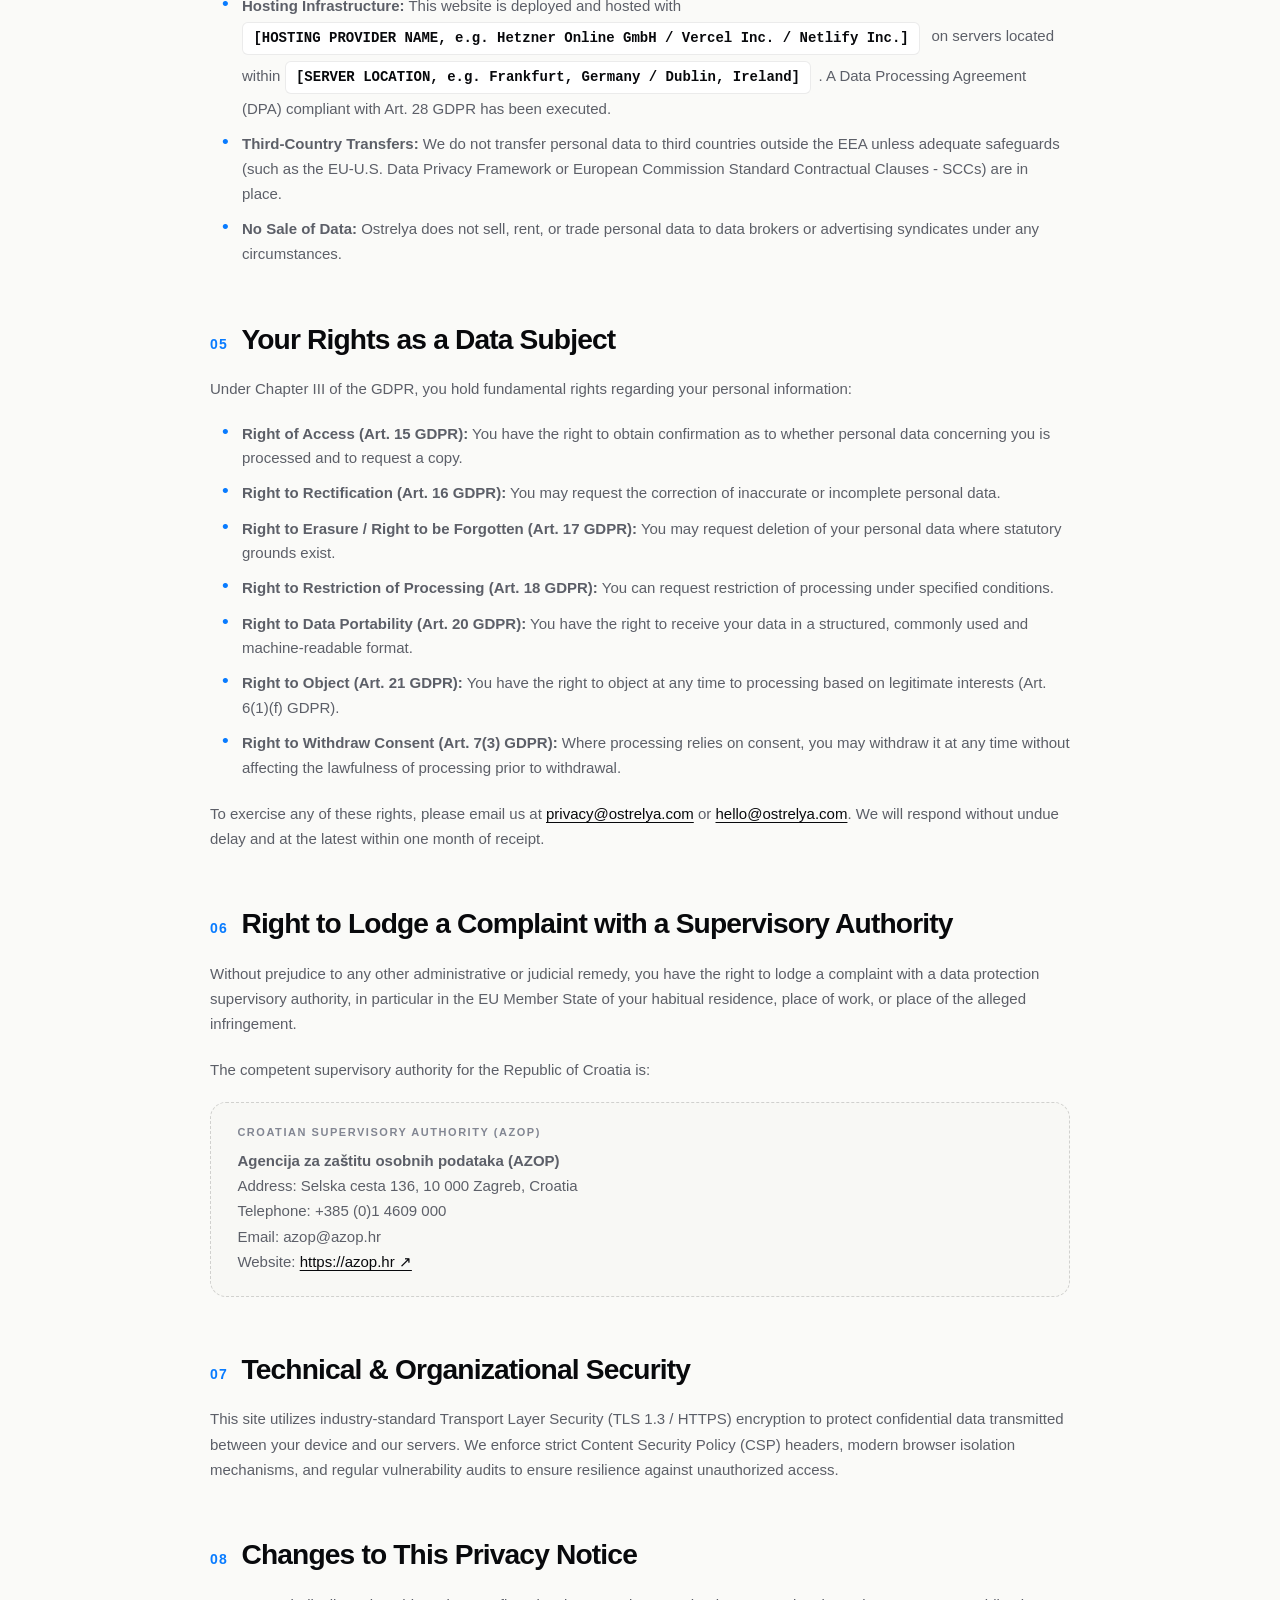
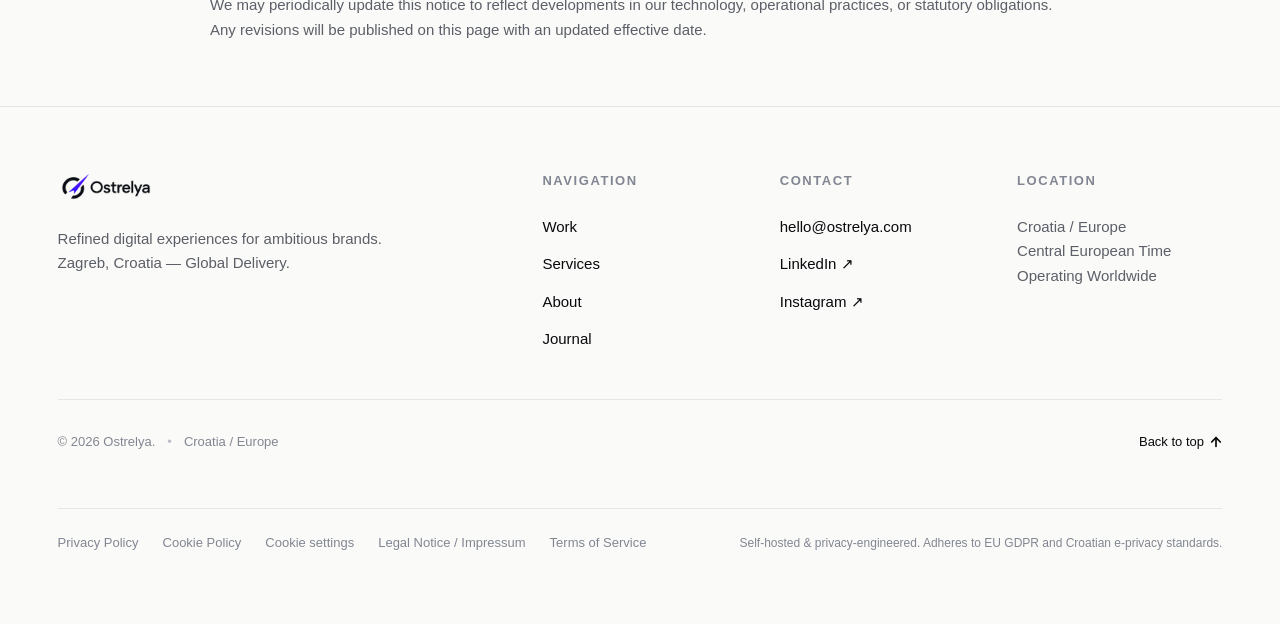
<file: privacy.html>
<!DOCTYPE html>
<html lang="en">
<head>
  <meta charset="UTF-8" />
  <meta name="viewport" content="width=device-width, initial-scale=1.0" />
  <title>Privacy Policy — Ostrelya Studio</title>
  <meta name="description" content="Privacy notice and data protection disclosure for Ostrelya Studio under Regulation (EU) 2016/679 (GDPR) and the Croatian Data Protection Act." />
  <meta name="theme-color" content="#FAFAF8" />

  <link rel="icon" type="image/png" href="assets/symbol-dark.png" />
  <link rel="stylesheet" href="assets/fonts/fonts.css" />
  <link rel="stylesheet" href="styles.css" />
  <script src="assets/js/gsap.min.js"></script>
</head>
<body class="page-legal">
  <a href="#main-content" class="skip-link">Skip to main content</a>

  <!-- ==================== 1. STICKY NAVIGATION ==================== -->
  <header class="site-header" id="top" role="banner">
    <div class="nav-container">
      <a href="index.html" class="brand-link" aria-label="Ostrelya Home">
        <img src="assets/logo-dark.png" alt="Ostrelya" width="146" height="42" class="brand-logo" />
      </a>

      <nav class="desktop-nav" aria-label="Main Navigation">
        <ul class="nav-links">
          <li><a href="index.html#work" class="nav-link">Work</a></li>
          <li><a href="services.html" class="nav-link">Services</a></li>
          <li><a href="index.html#studio" class="nav-link">About</a></li>
          <li><a href="index.html#journal" class="nav-link">Journal</a></li>
        </ul>

        <a href="index.html#contact" class="btn-talk">
          <span>Let's talk</span>
          <svg class="icon-arrow" viewBox="0 0 14 14" width="11" height="11" fill="none" stroke="currentColor" stroke-width="2" stroke-linecap="round" stroke-linejoin="round" aria-hidden="true">
            <line x1="2" y1="12" x2="12" y2="2"></line>
            <polyline points="4 2 12 2 12 10"></polyline>
          </svg>
        </a>
      </nav>

      <!-- Mobile Hamburger Button -->
      <button class="mobile-toggle" id="mobileToggle" aria-label="Toggle navigation menu" aria-expanded="false" aria-controls="mobileMenu">
        <span class="bar"></span>
        <span class="bar"></span>
      </button>
    </div>

    <!-- Mobile Drawer -->
    <div class="mobile-drawer" id="mobileMenu" aria-hidden="true">
      <nav class="mobile-nav-links" aria-label="Mobile Navigation">
        <a href="index.html#work" class="mobile-link">Work</a>
        <a href="services.html" class="mobile-link">Services</a>
        <a href="index.html#studio" class="mobile-link">About</a>
        <a href="index.html#journal" class="mobile-link">Journal</a>
      </nav>
      <div class="mobile-cta-wrap">
        <a href="index.html#contact" class="btn-talk w-full">
          <span>Let's talk</span>
          <svg class="icon-arrow" viewBox="0 0 14 14" width="12" height="12" fill="none" stroke="currentColor" stroke-width="2" stroke-linecap="round" stroke-linejoin="round" aria-hidden="true">
            <line x1="2" y1="12" x2="12" y2="2"></line>
            <polyline points="4 2 12 2 12 10"></polyline>
          </svg>
        </a>
      </div>
    </div>
  </header>

  <main id="main-content">

    <!-- ==================== 2. PAGE HEADER ==================== -->
    <header class="legal-page-header">
      <div class="page-container">
        <div class="legal-header-content">
          <div class="editorial-eyebrow">
            <span class="eyebrow-text">LEGAL DISCLOSURE</span>
            <span class="eyebrow-rule" aria-hidden="true"></span>
          </div>

          <h1 class="legal-page-title">Privacy Notice</h1>

          <p class="legal-page-lead">
            Information regarding how Ostrelya collects, processes, and protects personal data in compliance with Regulation (EU) 2016/679 (GDPR) and the Croatian Act on the Implementation of the General Data Protection Regulation (NN 42/18).
          </p>

          <div class="legal-page-meta">
            <span>Effective Date: September 2026</span>
            <span class="legal-meta-dot">&bull;</span>
            <span>Version: 1.0</span>
            <span class="legal-meta-dot">&bull;</span>
            <span>Jurisdiction: Republic of Croatia / European Union</span>
          </div>
        </div>
      </div>
    </header>

    <!-- ==================== 3. LEGAL CONTENT ARTICLE ==================== -->
    <section class="legal-content-section" aria-label="Privacy Policy Articles">
      <div class="page-container">
        <article class="legal-article">

          <!-- Notice banner for owner completion -->
          <div class="legal-placeholder-box" role="note">
            <span class="placeholder-badge">Statutory Notice &amp; Required Owner Information</span>
            <p class="legal-p" style="font-size: 0.84375rem; color: var(--text-secondary); margin-bottom: 0;">
              This policy is engineered according to European Union privacy standards and Croatian national laws. Company-specific placeholders (marked in bracketed tokens below) must be verified and updated with the entity’s official court-registered corporate details prior to binding legal representation.
            </p>
          </div>

          <!-- Section 01: Data Controller -->
          <div class="legal-block">
            <h2 class="legal-heading-2">
              <span class="legal-num">01</span>
              <span>Data Controller Identification</span>
            </h2>
            <p class="legal-p">
              The data controller responsible for the processing of personal data on this website within the meaning of Article 4(7) of the General Data Protection Regulation (GDPR) is:
            </p>
            <div class="legal-placeholder-box">
              <span class="placeholder-badge">Controller Identity</span>
              <p class="legal-p" style="margin-bottom: 0;">
                <span class="placeholder-token">[LEGAL COMPANY NAME]</span><br />
                <span class="placeholder-token">[LEGAL FORM, e.g., d.o.o. / j.d.o.o. / Obrt]</span><br />
                Registered Address: <span class="placeholder-token">[REGISTERED STREET ADDRESS, POSTAL CODE, ZAGREB, CROATIA]</span><br />
                Personal Identification Number (OIB): <span class="placeholder-token">[OIB NUMBER]</span><br />
                VAT ID: <span class="placeholder-token">[HR + OIB or NON-VAT STATUS UNDER ART. 90 ZAKONA O PDV-U]</span><br />
                Court Registry: <span class="placeholder-token">[COMMERCIAL COURT IN ZAGREB, MBS / REGISTRATION NUMBER]</span><br />
                Authorized Representative: <span class="placeholder-token">[DIRECTOR / OWNER NAME]</span><br />
                Privacy &amp; Data Protection Email: <span class="placeholder-token">privacy@ostrelya.com</span> (or <span class="placeholder-token">hello@ostrelya.com</span>)
              </p>
            </div>
            <p class="legal-p">
              For any questions regarding personal data processing, rights under the GDPR, or our technical security standards, you may contact our privacy point of contact at the email address provided above.
            </p>
          </div>

          <!-- Section 02: Principles of Processing -->
          <div class="legal-block">
            <h2 class="legal-heading-2">
              <span class="legal-num">02</span>
              <span>Principles &amp; Architecture of Restraint</span>
            </h2>
            <p class="legal-p">
              In accordance with Article 5 of the GDPR, Ostrelya adheres strictly to the principles of lawfulness, fairness, transparency, purpose limitation, and <strong>data minimization (privacy by design and by default)</strong>:
            </p>
            <ul class="legal-list">
              <li class="legal-list-item"><strong>Self-Hosted Assets:</strong> All web fonts, JavaScript libraries, and stylesheets are hosted locally on our own European servers. No connections to external CDNs or font servers (such as Google Fonts or cdnjs) are initiated when you load this website, eliminating unauthorized visitor IP transmission.</li>
              <li class="legal-list-item"><strong>No Mandatory Tracking:</strong> We do not deploy behavioral ad networks, cross-site trackers, session replayers, or surveillance fingerprinting scripts.</li>
              <li class="legal-list-item"><strong>Data Minimization:</strong> We only collect personal details that you voluntarily submit through direct inquiries, and process only technical connection telemetry strictly required for server integrity.</li>
            </ul>
          </div>

          <!-- Section 03: Data Processing Activities & Legal Bases -->
          <div class="legal-block">
            <h2 class="legal-heading-2">
              <span class="legal-num">03</span>
              <span>Processing Activities, Purposes &amp; Legal Bases</span>
            </h2>
            <p class="legal-p">
              We process personal data solely within the limits established by Article 6(1) of the GDPR. The specific processing categories include:
            </p>

            <h3 class="legal-heading-3">A. Web Server Protocol Data (Log Files)</h3>
            <p class="legal-p">
              When visiting our website, your browser automatically transmits technical metadata required for the transmission of web pages. This data includes: IP address (anonymized or truncated where supported), date and time of request, requested URL path, HTTP status code, transferred byte volume, browser type and operating system version.
            </p>
            <ul class="legal-list">
              <li class="legal-list-item"><strong>Purpose:</strong> Ensuring server stability, routing HTTP requests, detecting network anomalies, and defending against DDoS and malicious attacks.</li>
              <li class="legal-list-item"><strong>Legal Basis:</strong> Legitimate interest pursuant to Art. 6(1)(f) GDPR (securing web infrastructure integrity).</li>
              <li class="legal-list-item"><strong>Storage Duration:</strong> Server log files are automatically rotated and overwritten within <span class="placeholder-token">[7 to 14 DAYS — HOSTING DEFAULT]</span> unless retained temporarily for documented security incidents.</li>
            </ul>

            <h3 class="legal-heading-3">B. Project Inquiries &amp; Direct Communication</h3>
            <p class="legal-p">
              When you submit a message through our Project Inquiry form or send an email to <a href="mailto:hello@ostrelya.com">hello@ostrelya.com</a>, we collect your full name, work email address, company or studio name (if provided), service interest, and message content.
            </p>
            <ul class="legal-list">
              <li class="legal-list-item"><strong>Purpose:</strong> Evaluating your project requirements, preparing commercial proposals, responding to your queries, and negotiating service agreements.</li>
              <li class="legal-list-item"><strong>Legal Basis:</strong> Pre-contractual measures taken at the data subject's request pursuant to Art. 6(1)(b) GDPR, and our legitimate business interest in responding to incoming B2B communications pursuant to Art. 6(1)(f) GDPR.</li>
              <li class="legal-list-item"><strong>Storage Duration:</strong> Inquiry records are retained for the duration of the pre-contractual discussions. If a contractual relationship is established, accounting and statutory retention periods under Croatian law apply (minimum 11 years for commercial invoices and accounting documentation under the Croatian Accounting Act). If no engagement materializes, inquiry data is deleted within <span class="placeholder-token">[12 MONTHS]</span> from last contact.</li>
            </ul>

            <h3 class="legal-heading-3">C. Cookie Consent Preferences</h3>
            <p class="legal-p">
              Our Consent Management Platform (CMP) stores your selection regarding non-essential cookies locally within your browser’s `localStorage` (`ostrelya_consent`).
            </p>
            <ul class="legal-list">
              <li class="legal-list-item"><strong>Purpose:</strong> Demonstrating and respecting your cookie consent status across page navigations.</li>
              <li class="legal-list-item"><strong>Legal Basis:</strong> Legal obligation pursuant to Art. 6(1)(c) GDPR in conjunction with Directive 2002/58/EC (ePrivacy Directive) and the Croatian Electronic Communications Act (Zakon o elektroničkim komunikacijama, NN 76/22).</li>
              <li class="legal-list-item"><strong>Storage Duration:</strong> Stored locally until cleared by the user or for a maximum of 12 months.</li>
            </ul>

            <h3 class="legal-heading-3">D. Optional Studio Updates (Marketing)</h3>
            <p class="legal-p">
              If you explicitly activate the optional newsletter or editorial checkbox, your email is processed to transmit studio case studies and essays.
            </p>
            <ul class="legal-list">
              <li class="legal-list-item"><strong>Legal Basis:</strong> Explicit freely given consent pursuant to Art. 6(1)(a) GDPR. You can withdraw consent at any time with immediate future effect.</li>
            </ul>
          </div>

          <!-- Section 04: Recipients & Hosting -->
          <div class="legal-block">
            <h2 class="legal-heading-2">
              <span class="legal-num">04</span>
              <span>Hosting, Processors &amp; Third-Party Transfers</span>
            </h2>
            <p class="legal-p">
              Our infrastructure is strictly configured to prioritize data sovereignty within the European Economic Area (EEA):
            </p>
            <ul class="legal-list">
              <li class="legal-list-item"><strong>Hosting Infrastructure:</strong> This website is deployed and hosted with <span class="placeholder-token">[HOSTING PROVIDER NAME, e.g. Hetzner Online GmbH / Vercel Inc. / Netlify Inc.]</span> on servers located within <span class="placeholder-token">[SERVER LOCATION, e.g. Frankfurt, Germany / Dublin, Ireland]</span>. A Data Processing Agreement (DPA) compliant with Art. 28 GDPR has been executed.</li>
              <li class="legal-list-item"><strong>Third-Country Transfers:</strong> We do not transfer personal data to third countries outside the EEA unless adequate safeguards (such as the EU-U.S. Data Privacy Framework or European Commission Standard Contractual Clauses - SCCs) are in place.</li>
              <li class="legal-list-item"><strong>No Sale of Data:</strong> Ostrelya does not sell, rent, or trade personal data to data brokers or advertising syndicates under any circumstances.</li>
            </ul>
          </div>

          <!-- Section 05: Data Subject Rights -->
          <div class="legal-block">
            <h2 class="legal-heading-2">
              <span class="legal-num">05</span>
              <span>Your Rights as a Data Subject</span>
            </h2>
            <p class="legal-p">
              Under Chapter III of the GDPR, you hold fundamental rights regarding your personal information:
            </p>
            <ul class="legal-list">
              <li class="legal-list-item"><strong>Right of Access (Art. 15 GDPR):</strong> You have the right to obtain confirmation as to whether personal data concerning you is processed and to request a copy.</li>
              <li class="legal-list-item"><strong>Right to Rectification (Art. 16 GDPR):</strong> You may request the correction of inaccurate or incomplete personal data.</li>
              <li class="legal-list-item"><strong>Right to Erasure / Right to be Forgotten (Art. 17 GDPR):</strong> You may request deletion of your personal data where statutory grounds exist.</li>
              <li class="legal-list-item"><strong>Right to Restriction of Processing (Art. 18 GDPR):</strong> You can request restriction of processing under specified conditions.</li>
              <li class="legal-list-item"><strong>Right to Data Portability (Art. 20 GDPR):</strong> You have the right to receive your data in a structured, commonly used and machine-readable format.</li>
              <li class="legal-list-item"><strong>Right to Object (Art. 21 GDPR):</strong> You have the right to object at any time to processing based on legitimate interests (Art. 6(1)(f) GDPR).</li>
              <li class="legal-list-item"><strong>Right to Withdraw Consent (Art. 7(3) GDPR):</strong> Where processing relies on consent, you may withdraw it at any time without affecting the lawfulness of processing prior to withdrawal.</li>
            </ul>
            <p class="legal-p">
              To exercise any of these rights, please email us at <a href="mailto:privacy@ostrelya.com">privacy@ostrelya.com</a> or <a href="mailto:hello@ostrelya.com">hello@ostrelya.com</a>. We will respond without undue delay and at the latest within one month of receipt.
            </p>
          </div>

          <!-- Section 06: Supervisory Authority -->
          <div class="legal-block">
            <h2 class="legal-heading-2">
              <span class="legal-num">06</span>
              <span>Right to Lodge a Complaint with a Supervisory Authority</span>
            </h2>
            <p class="legal-p">
              Without prejudice to any other administrative or judicial remedy, you have the right to lodge a complaint with a data protection supervisory authority, in particular in the EU Member State of your habitual residence, place of work, or place of the alleged infringement.
            </p>
            <p class="legal-p">
              The competent supervisory authority for the Republic of Croatia is:
            </p>
            <div class="legal-placeholder-box">
              <span class="placeholder-badge">Croatian Supervisory Authority (AZOP)</span>
              <p class="legal-p" style="margin-bottom: 0;">
                <strong>Agencija za zaštitu osobnih podataka (AZOP)</strong><br />
                Address: Selska cesta 136, 10 000 Zagreb, Croatia<br />
                Telephone: +385 (0)1 4609 000<br />
                Email: azop@azop.hr<br />
                Website: <a href="https://azop.hr" target="_blank" rel="noopener noreferrer">https://azop.hr ↗</a>
              </p>
            </div>
          </div>

          <!-- Section 07: Security & Encryption -->
          <div class="legal-block">
            <h2 class="legal-heading-2">
              <span class="legal-num">07</span>
              <span>Technical &amp; Organizational Security</span>
            </h2>
            <p class="legal-p">
              This site utilizes industry-standard Transport Layer Security (TLS 1.3 / HTTPS) encryption to protect confidential data transmitted between your device and our servers. We enforce strict Content Security Policy (CSP) headers, modern browser isolation mechanisms, and regular vulnerability audits to ensure resilience against unauthorized access.
            </p>
          </div>

          <!-- Section 08: Updates -->
          <div class="legal-block">
            <h2 class="legal-heading-2">
              <span class="legal-num">08</span>
              <span>Changes to This Privacy Notice</span>
            </h2>
            <p class="legal-p">
              We may periodically update this notice to reflect developments in our technology, operational practices, or statutory obligations. Any revisions will be published on this page with an updated effective date.
            </p>
          </div>

        </article>
      </div>
    </section>

  </main>

  <!-- ==================== 4. FOOTER ==================== -->
  <footer class="site-footer" id="journal" role="contentinfo">
    <div class="page-container">
      <div class="footer-top">
        <div class="footer-brand-col">
          <a href="index.html" class="footer-logo-link" aria-label="Ostrelya back to top">
            <img src="assets/logo-dark.png" alt="Ostrelya" width="168" height="48" class="footer-logo-img" />
          </a>
          <p class="footer-brand-tagline">
            Refined digital experiences for ambitious brands.<br />Zagreb, Croatia &mdash; Global Delivery.
          </p>
        </div>

        <div class="footer-links-grid">
          <div class="footer-nav-col">
            <span class="footer-col-heading">Navigation</span>
            <ul class="footer-list">
              <li><a href="index.html#work">Work</a></li>
              <li><a href="services.html">Services</a></li>
              <li><a href="index.html#studio">About</a></li>
              <li><a href="index.html#journal">Journal</a></li>
            </ul>
          </div>

          <div class="footer-nav-col">
            <span class="footer-col-heading">Contact</span>
            <ul class="footer-list">
              <li><a href="mailto:hello@ostrelya.com">hello@ostrelya.com</a></li>
              <li><a href="https://linkedin.com" target="_blank" rel="noopener noreferrer">LinkedIn ↗</a></li>
              <li><a href="https://instagram.com" target="_blank" rel="noopener noreferrer">Instagram ↗</a></li>
            </ul>
          </div>

          <div class="footer-nav-col">
            <span class="footer-col-heading">Location</span>
            <p class="footer-location-text">
              Croatia / Europe<br />
              Central European Time<br />
              Operating Worldwide
            </p>
          </div>
        </div>
      </div>

      <div class="footer-bottom">
        <div class="footer-bottom-left">
          <span class="copyright">&copy; 2026 Ostrelya.</span>
          <span class="footer-bullet" aria-hidden="true">&bull;</span>
          <span class="location-badge">Croatia / Europe</span>
        </div>

        <div class="footer-bottom-right">
          <a href="#top" class="back-to-top" id="backToTop">
            <span>Back to top</span>
            <svg viewBox="0 0 14 14" width="12" height="12" fill="none" stroke="currentColor" stroke-width="2" stroke-linecap="round" stroke-linejoin="round" aria-hidden="true">
              <line x1="7" y1="12" x2="7" y2="2"></line>
              <polyline points="2 7 7 2 12 7"></polyline>
            </svg>
          </a>
        </div>
      </div>

      <!-- Upgraded Footer Legal Bar -->
      <div class="footer-legal-bar">
        <div class="footer-legal-links">
          <a href="privacy.html" class="footer-legal-link">Privacy Policy</a>
          <a href="cookies.html" class="footer-legal-link">Cookie Policy</a>
          <button type="button" class="footer-legal-link open-cookie-settings" id="openCookieSettings">Cookie settings</button>
          <a href="legal.html" class="footer-legal-link">Legal Notice / Impressum</a>
          <a href="terms.html" class="footer-legal-link">Terms of Service</a>
        </div>
        <p class="footer-legal-notice">
          Self-hosted &amp; privacy-engineered. Adheres to EU GDPR and Croatian e-privacy standards.
        </p>
      </div>
    </div>
  </footer>

  <script src="script.js"></script>
</body>
</html>
</file>
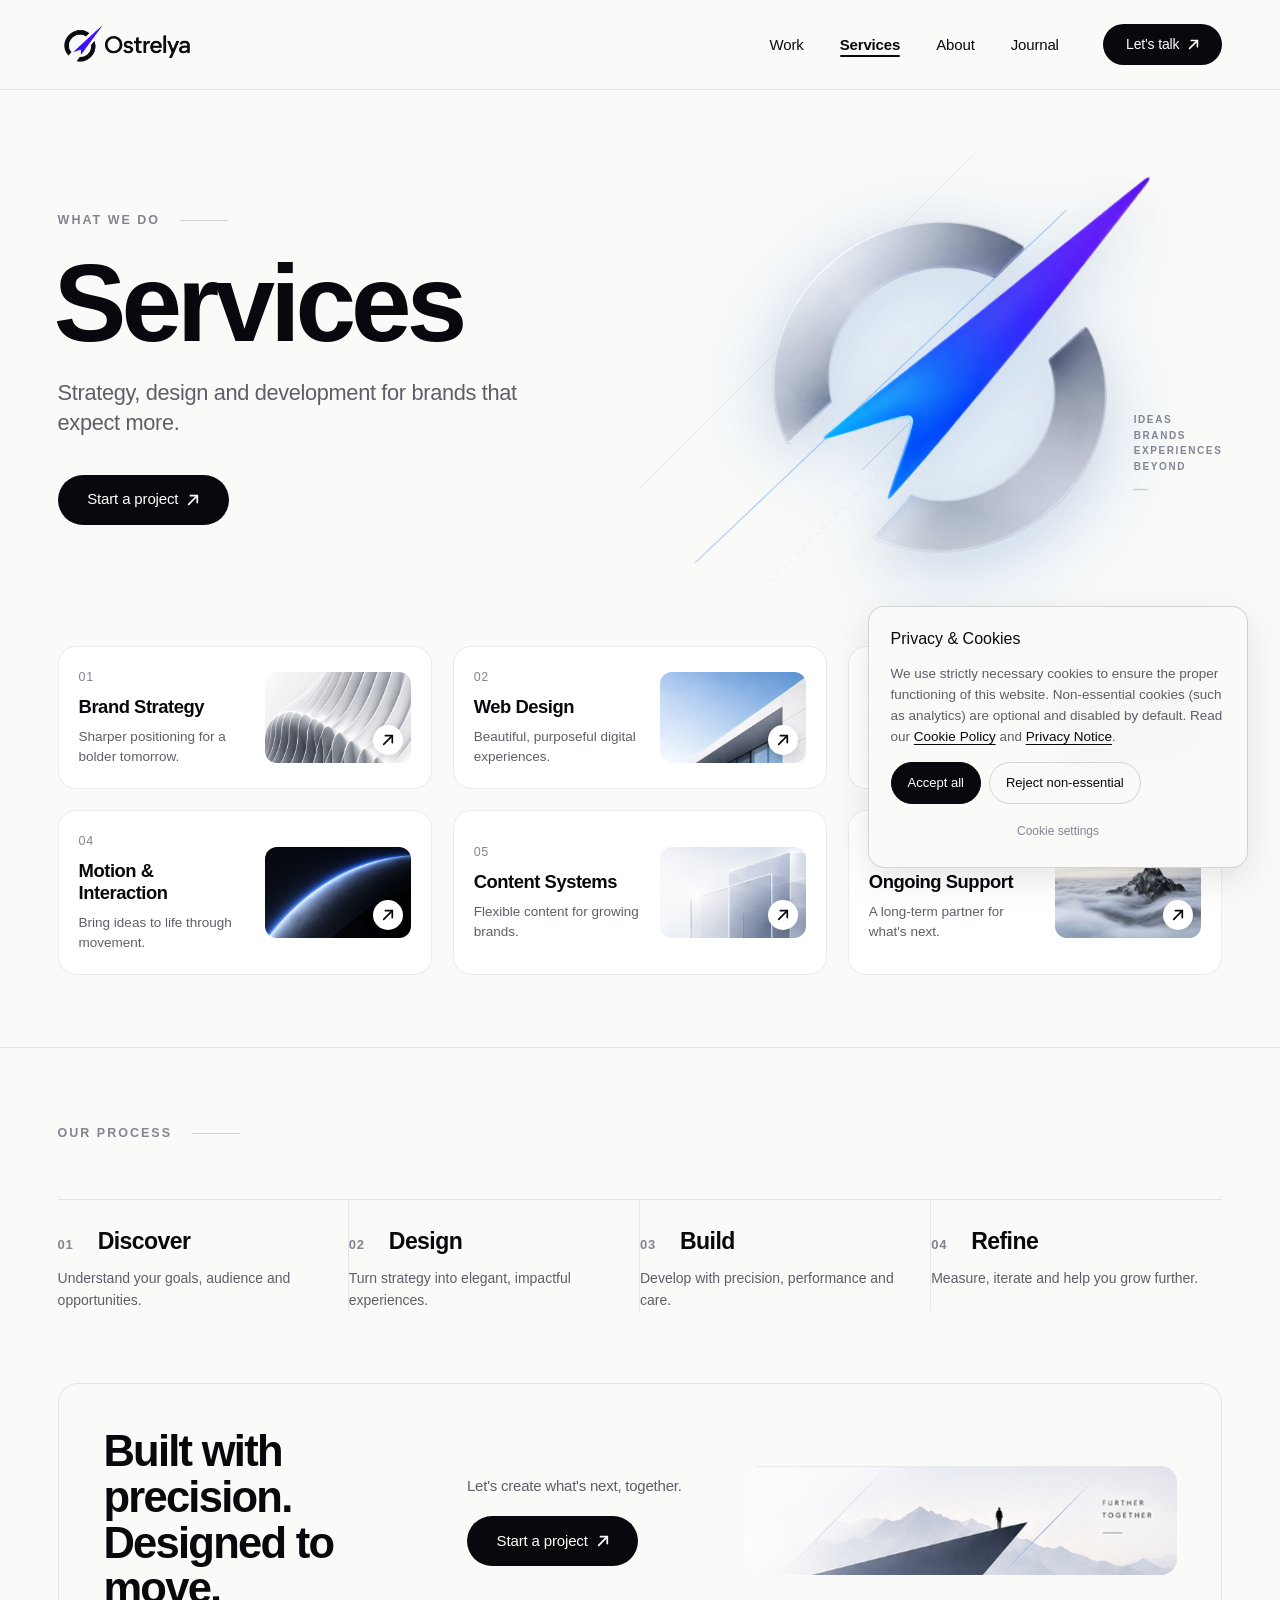
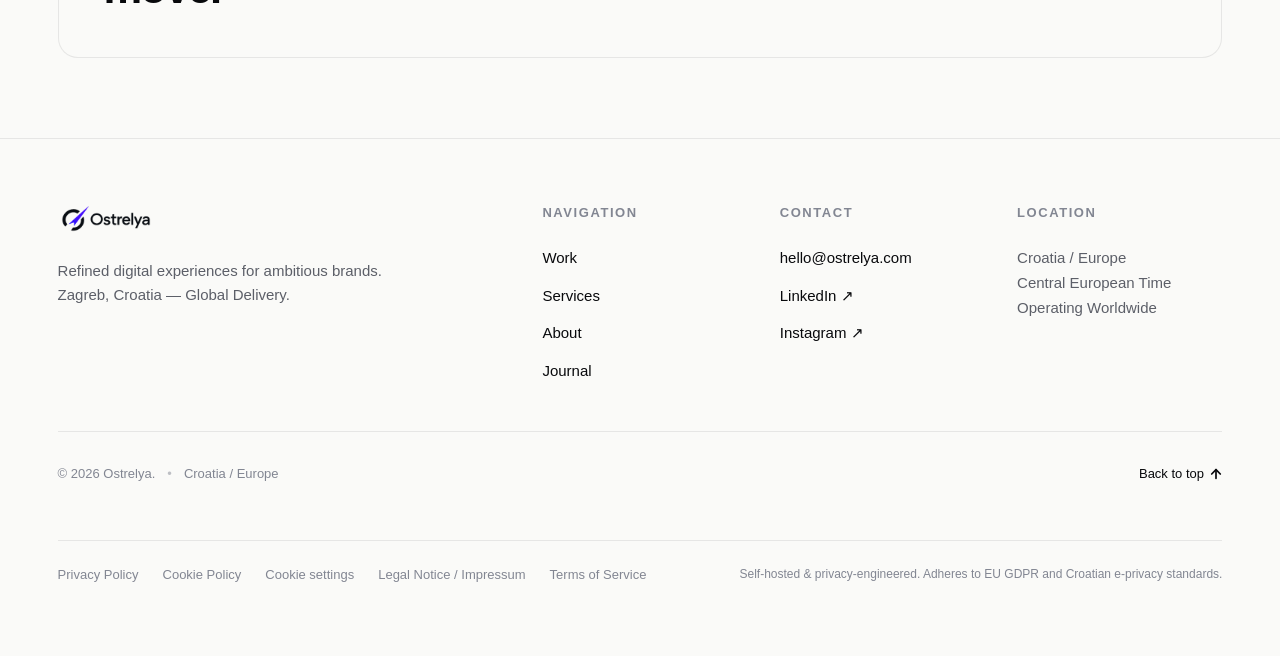
<file: services.html>
<!DOCTYPE html>
<html lang="en">
<head>
  <meta charset="UTF-8" />
  <meta name="viewport" content="width=device-width, initial-scale=1.0" />
  <title>Services — Ostrelya Studio</title>
  <meta name="description" content="Strategy, design and development for brands that expect more. Explore Ostrelya's capabilities." />
  <meta name="theme-color" content="#FAFAF8" />

  <!-- Open Graph / Social -->
  <meta property="og:type" content="website" />
  <meta property="og:site_name" content="Ostrelya" />
  <meta property="og:title" content="Services — Ostrelya Studio" />
  <meta property="og:description" content="Strategy, design and development for brands that expect more." />
  <meta property="og:image" content="assets/hero-sculpture-official.png" />

  <link rel="icon" type="image/png" href="assets/symbol-dark.png" />

  <!-- Self-Hosted Typography (Zero 3rd-party network requests on initial load) -->
  <link rel="stylesheet" href="assets/fonts/fonts.css" />
  <link rel="stylesheet" href="styles.css" />
  <script src="assets/js/gsap.min.js"></script>
</head>
<body class="page-services">
  <a href="#main-content" class="skip-link">Skip to main content</a>

  <!-- ==================== 1. STICKY NAVIGATION ==================== -->
  <header class="site-header" id="top" role="banner">
    <div class="nav-container">
      <a href="index.html" class="brand-link" aria-label="Ostrelya Home">
        <img src="assets/logo-dark.png" alt="Ostrelya" width="146" height="42" class="brand-logo" />
      </a>

      <nav class="desktop-nav" aria-label="Main Navigation">
        <ul class="nav-links">
          <li><a href="index.html#work" class="nav-link">Work</a></li>
          <li><a href="services.html" class="nav-link active" aria-current="page">Services</a></li>
          <li><a href="index.html#studio" class="nav-link">About</a></li>
          <li><a href="index.html#journal" class="nav-link">Journal</a></li>
        </ul>

        <a href="index.html#contact" class="btn-talk">
          <span>Let's talk</span>
          <svg class="icon-arrow" viewBox="0 0 14 14" width="11" height="11" fill="none" stroke="currentColor" stroke-width="2" stroke-linecap="round" stroke-linejoin="round" aria-hidden="true">
            <line x1="2" y1="12" x2="12" y2="2"></line>
            <polyline points="4 2 12 2 12 10"></polyline>
          </svg>
        </a>
      </nav>

      <!-- Mobile Hamburger Button -->
      <button class="mobile-toggle" id="mobileToggle" aria-label="Toggle navigation menu" aria-expanded="false" aria-controls="mobileMenu">
        <span class="bar"></span>
        <span class="bar"></span>
      </button>
    </div>

    <!-- Mobile Drawer -->
    <div class="mobile-drawer" id="mobileMenu" aria-hidden="true">
      <nav class="mobile-nav-links" aria-label="Mobile Navigation">
        <a href="index.html#work" class="mobile-link">Work</a>
        <a href="services.html" class="mobile-link active">Services</a>
        <a href="index.html#studio" class="mobile-link">About</a>
        <a href="index.html#journal" class="mobile-link">Journal</a>
      </nav>
      <div class="mobile-cta-wrap">
        <a href="index.html#contact" class="btn-talk w-full">
          <span>Let's talk</span>
          <svg class="icon-arrow" viewBox="0 0 14 14" width="12" height="12" fill="none" stroke="currentColor" stroke-width="2" stroke-linecap="round" stroke-linejoin="round" aria-hidden="true">
            <line x1="2" y1="12" x2="12" y2="2"></line>
            <polyline points="4 2 12 2 12 10"></polyline>
          </svg>
        </a>
      </div>
    </div>
  </header>

  <main id="main-content">

    <!-- ==================== 2. SERVICES HERO ==================== -->
    <section class="services-hero-section" aria-label="Services Introduction">
      <div class="page-container">
        <div class="services-hero-grid">

          <!-- Left Column: Typography & Action -->
          <div class="services-hero-content">
            <div class="editorial-eyebrow">
              <span class="eyebrow-text">WHAT WE DO</span>
              <span class="eyebrow-rule" aria-hidden="true"></span>
            </div>

            <h1 class="services-hero-headline">Services</h1>

            <p class="services-hero-lead">
              Strategy, design and development for brands that expect more.
            </p>

            <div class="services-hero-action">
              <a href="index.html#contact" class="btn-talk btn-hero-pill">
                <span>Start a project</span>
                <svg class="icon-arrow" viewBox="0 0 14 14" width="12" height="12" fill="none" stroke="currentColor" stroke-width="2" stroke-linecap="round" stroke-linejoin="round" aria-hidden="true">
                  <line x1="2" y1="12" x2="12" y2="2"></line>
                  <polyline points="4 2 12 2 12 10"></polyline>
                </svg>
              </a>
            </div>
          </div>

          <!-- Right Column: Official 3D Brand Sculpture Visual -->
          <div class="services-hero-visual" aria-hidden="true">
            <div class="sculpture-card">
              <svg class="sculpture-rays-svg" viewBox="0 0 600 500" fill="none">
                <line x1="80" y1="460" x2="480" y2="80" stroke="rgba(8, 123, 255, 0.35)" stroke-width="1.2" />
                <line x1="160" y1="480" x2="520" y2="120" stroke="rgba(8, 9, 12, 0.08)" stroke-width="1" stroke-dasharray="4 6" />
                <line x1="20" y1="380" x2="380" y2="20" stroke="rgba(8, 9, 12, 0.08)" stroke-width="1" />
                <line x1="260" y1="360" x2="560" y2="60" stroke="rgba(34, 77, 255, 0.25)" stroke-width="1" />
              </svg>
              <img src="assets/symbol-3d-transparent.png" alt="Ostrelya 3D Brand Sculpture" class="sculpture-symbol-img" width="512" height="512" />
              <div class="sculpture-micro-text">
                <span>IDEAS</span>
                <span>BRANDS</span>
                <span>EXPERIENCES</span>
                <span>BEYOND</span>
                <span class="micro-dash">&mdash;</span>
              </div>
            </div>
          </div>

        </div>
      </div>
    </section>

    <!-- ==================== 3. SERVICES 6-CARD GRID ==================== -->
    <section class="services-grid-section" aria-label="Studio Capabilities">
      <div class="page-container">
        <div class="services-grid">

          <!-- Card 01: Brand Strategy -->
          <article class="service-card" data-service-id="01" role="button" tabindex="0" aria-haspopup="dialog" aria-controls="service-modal-01" aria-label="Open detailed specifications for Brand Strategy">
            <div class="service-card-body">
              <span class="service-num">01</span>
              <h2 class="service-title">Brand Strategy</h2>
              <p class="service-desc">
                Sharper positioning for a bolder tomorrow.
              </p>
            </div>
            <div class="service-card-media">
              <img src="assets/service-1.png" alt="Brand Strategy architecture visual" class="service-media-img" loading="lazy" width="512" height="256" />
              <div class="service-media-btn" aria-hidden="true">
                <svg viewBox="0 0 14 14" width="12" height="12" fill="none" stroke="currentColor" stroke-width="2" stroke-linecap="round" stroke-linejoin="round">
                  <line x1="2" y1="12" x2="12" y2="2"></line>
                  <polyline points="4 2 12 2 12 10"></polyline>
                </svg>
              </div>
            </div>
          </article>

          <!-- Card 02: Web Design -->
          <article class="service-card" data-service-id="02" role="button" tabindex="0" aria-haspopup="dialog" aria-controls="service-modal-02" aria-label="Open detailed specifications for Web Design">
            <div class="service-card-body">
              <span class="service-num">02</span>
              <h2 class="service-title">Web Design</h2>
              <p class="service-desc">
                Beautiful, purposeful digital experiences.
              </p>
            </div>
            <div class="service-card-media">
              <img src="assets/service-2.png" alt="Web Design architectural glass visual" class="service-media-img" loading="lazy" width="512" height="256" />
              <div class="service-media-btn" aria-hidden="true">
                <svg viewBox="0 0 14 14" width="12" height="12" fill="none" stroke="currentColor" stroke-width="2" stroke-linecap="round" stroke-linejoin="round">
                  <line x1="2" y1="12" x2="12" y2="2"></line>
                  <polyline points="4 2 12 2 12 10"></polyline>
                </svg>
              </div>
            </div>
          </article>

          <!-- Card 03: Web Development -->
          <article class="service-card" data-service-id="03" role="button" tabindex="0" aria-haspopup="dialog" aria-controls="service-modal-03" aria-label="Open detailed specifications for Web Development">
            <div class="service-card-body">
              <span class="service-num">03</span>
              <h2 class="service-title">Web Development</h2>
              <p class="service-desc">
                Scalable, high-performance websites that deliver.
              </p>
            </div>
            <div class="service-card-media">
              <img src="assets/service-3.png" alt="Web Development concrete monolith beam visual" class="service-media-img" loading="lazy" width="512" height="256" />
              <div class="service-media-btn" aria-hidden="true">
                <svg viewBox="0 0 14 14" width="12" height="12" fill="none" stroke="currentColor" stroke-width="2" stroke-linecap="round" stroke-linejoin="round">
                  <line x1="2" y1="12" x2="12" y2="2"></line>
                  <polyline points="4 2 12 2 12 10"></polyline>
                </svg>
              </div>
            </div>
          </article>

          <!-- Card 04: Motion & Interaction -->
          <article class="service-card" data-service-id="04" role="button" tabindex="0" aria-haspopup="dialog" aria-controls="service-modal-04" aria-label="Open detailed specifications for Motion and Interaction">
            <div class="service-card-body">
              <span class="service-num">04</span>
              <h2 class="service-title">Motion &amp; Interaction</h2>
              <p class="service-desc">
                Bring ideas to life through movement.
              </p>
            </div>
            <div class="service-card-media">
              <img src="assets/service-4.png" alt="Motion and Interaction electric blue curve visual" class="service-media-img" loading="lazy" width="512" height="256" />
              <div class="service-media-btn" aria-hidden="true">
                <svg viewBox="0 0 14 14" width="12" height="12" fill="none" stroke="currentColor" stroke-width="2" stroke-linecap="round" stroke-linejoin="round">
                  <line x1="2" y1="12" x2="12" y2="2"></line>
                  <polyline points="4 2 12 2 12 10"></polyline>
                </svg>
              </div>
            </div>
          </article>

          <!-- Card 05: Content Systems -->
          <article class="service-card" data-service-id="05" role="button" tabindex="0" aria-haspopup="dialog" aria-controls="service-modal-05" aria-label="Open detailed specifications for Content Systems">
            <div class="service-card-body">
              <span class="service-num">05</span>
              <h2 class="service-title">Content Systems</h2>
              <p class="service-desc">
                Flexible content for growing brands.
              </p>
            </div>
            <div class="service-card-media">
              <img src="assets/service-5.png" alt="Content Systems layered translucent glass visual" class="service-media-img" loading="lazy" width="512" height="256" />
              <div class="service-media-btn" aria-hidden="true">
                <svg viewBox="0 0 14 14" width="12" height="12" fill="none" stroke="currentColor" stroke-width="2" stroke-linecap="round" stroke-linejoin="round">
                  <line x1="2" y1="12" x2="12" y2="2"></line>
                  <polyline points="4 2 12 2 12 10"></polyline>
                </svg>
              </div>
            </div>
          </article>

          <!-- Card 06: Ongoing Support -->
          <article class="service-card" data-service-id="06" role="button" tabindex="0" aria-haspopup="dialog" aria-controls="service-modal-06" aria-label="Open detailed specifications for Ongoing Support">
            <div class="service-card-body">
              <span class="service-num">06</span>
              <h2 class="service-title">Ongoing Support</h2>
              <p class="service-desc">
                A long-term partner for what's next.
              </p>
            </div>
            <div class="service-card-media">
              <img src="assets/service-6.jpg" alt="Ongoing Support alpine mountain mist visual" class="service-media-img" loading="lazy" width="400" height="260" />
              <div class="service-media-btn" aria-hidden="true">
                <svg viewBox="0 0 14 14" width="12" height="12" fill="none" stroke="currentColor" stroke-width="2" stroke-linecap="round" stroke-linejoin="round">
                  <line x1="2" y1="12" x2="12" y2="2"></line>
                  <polyline points="4 2 12 2 12 10"></polyline>
                </svg>
              </div>
            </div>
          </article>

        </div>
      </div>
    </section>

    <!-- ==================== 4. OUR PROCESS (4-COLUMN EDITORIAL) ==================== -->
    <section class="services-process-section" aria-label="Our Process">
      <div class="page-container">
        
        <div class="editorial-eyebrow">
          <span class="eyebrow-text">OUR PROCESS</span>
          <span class="eyebrow-rule" aria-hidden="true"></span>
        </div>

        <div class="services-process-columns">
          
          <!-- Step 01: Discover -->
          <div class="process-col">
            <div class="process-col-head">
              <span class="process-col-num">01</span>
              <h3 class="process-col-title">Discover</h3>
            </div>
            <p class="process-col-text">
              Understand your goals, audience and opportunities.
            </p>
          </div>

          <!-- Step 02: Design -->
          <div class="process-col">
            <div class="process-col-head">
              <span class="process-col-num">02</span>
              <h3 class="process-col-title">Design</h3>
            </div>
            <p class="process-col-text">
              Turn strategy into elegant, impactful experiences.
            </p>
          </div>

          <!-- Step 03: Build -->
          <div class="process-col">
            <div class="process-col-head">
              <span class="process-col-num">03</span>
              <h3 class="process-col-title">Build</h3>
            </div>
            <p class="process-col-text">
              Develop with precision, performance and care.
            </p>
          </div>

          <!-- Step 04: Refine -->
          <div class="process-col">
            <div class="process-col-head">
              <span class="process-col-num">04</span>
              <h3 class="process-col-title">Refine</h3>
            </div>
            <p class="process-col-text">
              Measure, iterate and help you grow further.
            </p>
          </div>

        </div>

      </div>
    </section>

    <!-- ==================== 5. CLOSING CTA BANNER ==================== -->
    <section class="services-cta-section" aria-label="Start a Project">
      <div class="page-container">
        <div class="services-cta-card">
          
          <!-- Left: Headline -->
          <div class="cta-col-headline">
            <h2 class="cta-headline-text">
              Built with precision.<br />
              Designed to move.
            </h2>
          </div>

          <!-- Center: Action & Copy -->
          <div class="cta-col-action">
            <p class="cta-action-sub">Let's create what's next, together.</p>
            <a href="index.html#contact" class="btn-talk btn-cta-pill">
              <span>Start a project</span>
              <svg class="icon-arrow" viewBox="0 0 14 14" width="12" height="12" fill="none" stroke="currentColor" stroke-width="2" stroke-linecap="round" stroke-linejoin="round" aria-hidden="true">
                <line x1="2" y1="12" x2="12" y2="2"></line>
                <polyline points="4 2 12 2 12 10"></polyline>
              </svg>
            </a>
          </div>

          <!-- Right: Official Promontory Graphic -->
          <div class="cta-col-visual">
            <img src="assets/cta-promontory-official.png" alt="Ostrelya Promontory — Further Together" class="cta-promontory-img" loading="lazy" width="800" height="200" />
          </div>

        </div>
      </div>
    </section>

  </main>

  <!-- ==================== 6. FOOTER ==================== -->
  <footer class="site-footer" id="journal" role="contentinfo">
    <div class="page-container">
      <div class="footer-top">
        <div class="footer-brand-col">
          <a href="index.html" class="footer-logo-link" aria-label="Ostrelya back to top">
            <img src="assets/logo-dark.png" alt="Ostrelya" width="168" height="48" class="footer-logo-img" />
          </a>
          <p class="footer-brand-tagline">
            Refined digital experiences for ambitious brands.<br />Zagreb, Croatia &mdash; Global Delivery.
          </p>
        </div>

        <div class="footer-links-grid">
          <div class="footer-nav-col">
            <span class="footer-col-heading">Navigation</span>
            <ul class="footer-list">
              <li><a href="index.html#work">Work</a></li>
              <li><a href="services.html">Services</a></li>
              <li><a href="index.html#studio">About</a></li>
              <li><a href="index.html#journal">Journal</a></li>
            </ul>
          </div>

          <div class="footer-nav-col">
            <span class="footer-col-heading">Contact</span>
            <ul class="footer-list">
              <li><a href="mailto:hello@ostrelya.com">hello@ostrelya.com</a></li>
              <li><a href="https://linkedin.com" target="_blank" rel="noopener noreferrer">LinkedIn ↗</a></li>
              <li><a href="https://instagram.com" target="_blank" rel="noopener noreferrer">Instagram ↗</a></li>
            </ul>
          </div>

          <div class="footer-nav-col">
            <span class="footer-col-heading">Location</span>
            <p class="footer-location-text">
              Croatia / Europe<br />
              Central European Time<br />
              Operating Worldwide
            </p>
          </div>
        </div>
      </div>

      <div class="footer-bottom">
        <div class="footer-bottom-left">
          <span class="copyright">&copy; 2026 Ostrelya.</span>
          <span class="footer-bullet" aria-hidden="true">&bull;</span>
          <span class="location-badge">Croatia / Europe</span>
        </div>

        <div class="footer-bottom-right">
          <a href="#top" class="back-to-top" id="backToTop">
            <span>Back to top</span>
            <svg viewBox="0 0 14 14" width="12" height="12" fill="none" stroke="currentColor" stroke-width="2" stroke-linecap="round" stroke-linejoin="round" aria-hidden="true">
              <line x1="7" y1="12" x2="7" y2="2"></line>
              <polyline points="2 7 7 2 12 7"></polyline>
            </svg>
          </a>
        </div>
      </div>

      <!-- Upgraded Footer Legal Bar -->
      <div class="footer-legal-bar">
        <div class="footer-legal-links">
          <a href="privacy.html" class="footer-legal-link">Privacy Policy</a>
          <a href="cookies.html" class="footer-legal-link">Cookie Policy</a>
          <button type="button" class="footer-legal-link open-cookie-settings" id="openCookieSettings">Cookie settings</button>
          <a href="legal.html" class="footer-legal-link">Legal Notice / Impressum</a>
          <a href="terms.html" class="footer-legal-link">Terms of Service</a>
        </div>
        <p class="footer-legal-notice">
          Self-hosted &amp; privacy-engineered. Adheres to EU GDPR and Croatian e-privacy standards.
        </p>
      </div>
    </div>
  </footer>

  <!-- ==================== ACCESSIBLE SERVICE MODALS ==================== -->
  <div class="service-modals-container" id="serviceModalsContainer">

    <!-- Modal 01: Brand Strategy -->
    <div class="service-modal-backdrop" id="service-modal-01" role="dialog" aria-modal="true" aria-labelledby="modal-title-01" aria-hidden="true">
      <div class="service-modal-dialog">
        <div class="service-modal-header">
          <div class="service-modal-brand">
            <span class="service-modal-num">01 / 06</span>
            <span class="service-modal-eyebrow">Studio Capability</span>
          </div>
          <button type="button" class="service-modal-close" aria-label="Close Brand Strategy modal (Escape)">
            <svg viewBox="0 0 14 14" width="12" height="12" fill="none" stroke="currentColor" stroke-width="2" stroke-linecap="round" stroke-linejoin="round" aria-hidden="true">
              <line x1="2" y1="12" x2="12" y2="2"></line>
              <polyline points="2 2 12 12"></polyline>
            </svg>
          </button>
        </div>
        <div class="service-modal-content-grid">
          <div class="service-modal-visual-pane">
            <img src="assets/service-1.png" alt="Brand Strategy architecture visual" class="service-modal-img" />
          </div>
          <div class="service-modal-text-pane">
            <div>
              <h2 class="service-modal-title" id="modal-title-01">Brand Strategy</h2>
              <p class="service-modal-lead">
                Sharper positioning for a bolder tomorrow. We articulate your core competitive difference and translate it into a distinctive digital presence.
              </p>
            </div>

            <div>
              <div class="service-modal-deliverables-title">Scope &amp; Deliverables</div>
              <ul class="service-modal-list">
                <li class="service-modal-item">Market positioning &amp; competitive differentiation audit</li>
                <li class="service-modal-item">Brand architecture &amp; strategic narrative definition</li>
                <li class="service-modal-item">Verbal identity, tone of voice &amp; core messaging pillars</li>
                <li class="service-modal-item">Visual direction moodboarding &amp; artistic territory exploration</li>
                <li class="service-modal-item">Comprehensive digital brand guidelines specification</li>
              </ul>
            </div>

            <div class="service-modal-approach-box">
              <div class="service-modal-approach-title">Process &amp; Timeline</div>
              <p class="service-modal-approach-text">
                Typically executed across a 3–5 week sprint. Combines stakeholder workshops, European market analysis, and collaborative reviews to produce actionable, enduring brand clarity.
              </p>
            </div>

            <div class="service-modal-action-row">
              <a href="index.html#contact" class="btn-primary" style="padding: 0.85rem 1.85rem;">
                <span>Inquire about Brand Strategy</span>
                <svg class="icon-arrow" viewBox="0 0 14 14" width="11" height="11" fill="none" stroke="currentColor" stroke-width="2" stroke-linecap="round" stroke-linejoin="round" aria-hidden="true">
                  <line x1="2" y1="12" x2="12" y2="2"></line>
                  <polyline points="4 2 12 2 12 10"></polyline>
                </svg>
              </a>
            </div>
          </div>
        </div>
      </div>
    </div>

    <!-- Modal 02: Web Design -->
    <div class="service-modal-backdrop" id="service-modal-02" role="dialog" aria-modal="true" aria-labelledby="modal-title-02" aria-hidden="true">
      <div class="service-modal-dialog">
        <div class="service-modal-header">
          <div class="service-modal-brand">
            <span class="service-modal-num">02 / 06</span>
            <span class="service-modal-eyebrow">Studio Capability</span>
          </div>
          <button type="button" class="service-modal-close" aria-label="Close Web Design modal (Escape)">
            <svg viewBox="0 0 14 14" width="12" height="12" fill="none" stroke="currentColor" stroke-width="2" stroke-linecap="round" stroke-linejoin="round" aria-hidden="true">
              <line x1="2" y1="12" x2="12" y2="2"></line>
              <polyline points="2 2 12 12"></polyline>
            </svg>
          </button>
        </div>
        <div class="service-modal-content-grid">
          <div class="service-modal-visual-pane">
            <img src="assets/service-2.png" alt="Web Design architectural glass visual" class="service-modal-img" />
          </div>
          <div class="service-modal-text-pane">
            <div>
              <h2 class="service-modal-title" id="modal-title-02">Web Design</h2>
              <p class="service-modal-lead">
                Beautiful, purposeful digital experiences. Editorial art direction rooted in architectural restraint, Swiss typography, and high-impact visual composition.
              </p>
            </div>

            <div>
              <div class="service-modal-deliverables-title">Scope &amp; Deliverables</div>
              <ul class="service-modal-list">
                <li class="service-modal-item">Bespoke art direction &amp; typographic hierarchy design</li>
                <li class="service-modal-item">Complete responsive layout systems (Desktop, Tablet, Mobile)</li>
                <li class="service-modal-item">Modular design system &amp; component library in Figma</li>
                <li class="service-modal-item">Micro-interaction mapping &amp; dynamic motion guidelines</li>
                <li class="service-modal-item">WCAG 2.2 AA accessibility audit &amp; contrast validation</li>
              </ul>
            </div>

            <div class="service-modal-approach-box">
              <div class="service-modal-approach-title">Process &amp; Timeline</div>
              <p class="service-modal-approach-text">
                Typically executed across 4–6 weeks. Begins with structural wireframing, progresses into high-fidelity artistic explorations, and concludes with an engineered Figma design token handoff.
              </p>
            </div>

            <div class="service-modal-action-row">
              <a href="index.html#contact" class="btn-primary" style="padding: 0.85rem 1.85rem;">
                <span>Inquire about Web Design</span>
                <svg class="icon-arrow" viewBox="0 0 14 14" width="11" height="11" fill="none" stroke="currentColor" stroke-width="2" stroke-linecap="round" stroke-linejoin="round" aria-hidden="true">
                  <line x1="2" y1="12" x2="12" y2="2"></line>
                  <polyline points="4 2 12 2 12 10"></polyline>
                </svg>
              </a>
            </div>
          </div>
        </div>
      </div>
    </div>

    <!-- Modal 03: Web Development -->
    <div class="service-modal-backdrop" id="service-modal-03" role="dialog" aria-modal="true" aria-labelledby="modal-title-03" aria-hidden="true">
      <div class="service-modal-dialog">
        <div class="service-modal-header">
          <div class="service-modal-brand">
            <span class="service-modal-num">03 / 06</span>
            <span class="service-modal-eyebrow">Studio Capability</span>
          </div>
          <button type="button" class="service-modal-close" aria-label="Close Web Development modal (Escape)">
            <svg viewBox="0 0 14 14" width="12" height="12" fill="none" stroke="currentColor" stroke-width="2" stroke-linecap="round" stroke-linejoin="round" aria-hidden="true">
              <line x1="2" y1="12" x2="12" y2="2"></line>
              <polyline points="2 2 12 12"></polyline>
            </svg>
          </button>
        </div>
        <div class="service-modal-content-grid">
          <div class="service-modal-visual-pane">
            <img src="assets/service-3.png" alt="Web Development concrete monolith beam visual" class="service-modal-img" />
          </div>
          <div class="service-modal-text-pane">
            <div>
              <h2 class="service-modal-title" id="modal-title-03">Web Development</h2>
              <p class="service-modal-lead">
                Scalable, high-performance websites that deliver. Zero-bloat frontend engineering with sub-second page loads, self-hosted assets, and strict privacy by design.
              </p>
            </div>

            <div>
              <div class="service-modal-deliverables-title">Scope &amp; Deliverables</div>
              <ul class="service-modal-list">
                <li class="service-modal-item">Semantic HTML5, CSS architecture &amp; vanilla JS / modern framework implementation</li>
                <li class="service-modal-item">Sub-second Core Web Vitals optimization (95+ Lighthouse benchmark)</li>
                <li class="service-modal-item">Self-hosted fonts &amp; scripts (zero 3rd-party IP leakage on load)</li>
                <li class="service-modal-item">WCAG 2.2 AA compliant keyboard navigation &amp; screen reader support</li>
                <li class="service-modal-item">Production deployment, SSL configuration &amp; edge CDN caching</li>
              </ul>
            </div>

            <div class="service-modal-approach-box">
              <div class="service-modal-approach-title">Process &amp; Timeline</div>
              <p class="service-modal-approach-text">
                Typically executed across 4–8 weeks. Built in modular milestones with continuous cross-device browser testing across macOS, iOS, Windows, and Android.
              </p>
            </div>

            <div class="service-modal-action-row">
              <a href="index.html#contact" class="btn-primary" style="padding: 0.85rem 1.85rem;">
                <span>Inquire about Web Development</span>
                <svg class="icon-arrow" viewBox="0 0 14 14" width="11" height="11" fill="none" stroke="currentColor" stroke-width="2" stroke-linecap="round" stroke-linejoin="round" aria-hidden="true">
                  <line x1="2" y1="12" x2="12" y2="2"></line>
                  <polyline points="4 2 12 2 12 10"></polyline>
                </svg>
              </a>
            </div>
          </div>
        </div>
      </div>
    </div>

    <!-- Modal 04: Motion & Interaction -->
    <div class="service-modal-backdrop" id="service-modal-04" role="dialog" aria-modal="true" aria-labelledby="modal-title-04" aria-hidden="true">
      <div class="service-modal-dialog">
        <div class="service-modal-header">
          <div class="service-modal-brand">
            <span class="service-modal-num">04 / 06</span>
            <span class="service-modal-eyebrow">Studio Capability</span>
          </div>
          <button type="button" class="service-modal-close" aria-label="Close Motion and Interaction modal (Escape)">
            <svg viewBox="0 0 14 14" width="12" height="12" fill="none" stroke="currentColor" stroke-width="2" stroke-linecap="round" stroke-linejoin="round" aria-hidden="true">
              <line x1="2" y1="12" x2="12" y2="2"></line>
              <polyline points="2 2 12 12"></polyline>
            </svg>
          </button>
        </div>
        <div class="service-modal-content-grid">
          <div class="service-modal-visual-pane">
            <img src="assets/service-4.png" alt="Motion and Interaction electric blue curve visual" class="service-modal-img" />
          </div>
          <div class="service-modal-text-pane">
            <div>
              <h2 class="service-modal-title" id="modal-title-04">Motion &amp; Interaction</h2>
              <p class="service-modal-lead">
                Bring ideas to life through movement. Choreographed kinetic interactions, SVG trajectory animations, and WebGL accents built to enchant without sacrificing performance.
              </p>
            </div>

            <div>
              <div class="service-modal-deliverables-title">Scope &amp; Deliverables</div>
              <ul class="service-modal-list">
                <li class="service-modal-item">Scroll-driven narrative choreography &amp; timeline transitions</li>
                <li class="service-modal-item">Mathematical Bézier vector path curves &amp; traveling tracers</li>
                <li class="service-modal-item">GPU-accelerated transforms targeting a steady 60fps frame rate</li>
                <li class="service-modal-item">Strict prefers-reduced-motion fallback states for accessibility</li>
                <li class="service-modal-item">Custom brand preloader experiences &amp; specular glints</li>
              </ul>
            </div>

            <div class="service-modal-approach-box">
              <div class="service-modal-approach-title">Process &amp; Timeline</div>
              <p class="service-modal-approach-text">
                Typically executed across 2–4 weeks (or integrated directly into Web Development sprints). Rigorously benchmarked on mobile GPUs to guarantee zero thermal throttling or stutter.
              </p>
            </div>

            <div class="service-modal-action-row">
              <a href="index.html#contact" class="btn-primary" style="padding: 0.85rem 1.85rem;">
                <span>Inquire about Motion &amp; Interaction</span>
                <svg class="icon-arrow" viewBox="0 0 14 14" width="11" height="11" fill="none" stroke="currentColor" stroke-width="2" stroke-linecap="round" stroke-linejoin="round" aria-hidden="true">
                  <line x1="2" y1="12" x2="12" y2="2"></line>
                  <polyline points="4 2 12 2 12 10"></polyline>
                </svg>
              </a>
            </div>
          </div>
        </div>
      </div>
    </div>

    <!-- Modal 05: Content Systems -->
    <div class="service-modal-backdrop" id="service-modal-05" role="dialog" aria-modal="true" aria-labelledby="modal-title-05" aria-hidden="true">
      <div class="service-modal-dialog">
        <div class="service-modal-header">
          <div class="service-modal-brand">
            <span class="service-modal-num">05 / 06</span>
            <span class="service-modal-eyebrow">Studio Capability</span>
          </div>
          <button type="button" class="service-modal-close" aria-label="Close Content Systems modal (Escape)">
            <svg viewBox="0 0 14 14" width="12" height="12" fill="none" stroke="currentColor" stroke-width="2" stroke-linecap="round" stroke-linejoin="round" aria-hidden="true">
              <line x1="2" y1="12" x2="12" y2="2"></line>
              <polyline points="2 2 12 12"></polyline>
            </svg>
          </button>
        </div>
        <div class="service-modal-content-grid">
          <div class="service-modal-visual-pane">
            <img src="assets/service-5.png" alt="Content Systems layered translucent glass visual" class="service-modal-img" />
          </div>
          <div class="service-modal-text-pane">
            <div>
              <h2 class="service-modal-title" id="modal-title-05">Content Systems</h2>
              <p class="service-modal-lead">
                Flexible content for growing brands. Structured content architectures and headless CMS integration that empower marketing teams to publish effortlessly.
              </p>
            </div>

            <div>
              <div class="service-modal-deliverables-title">Scope &amp; Deliverables</div>
              <ul class="service-modal-list">
                <li class="service-modal-item">Headless CMS architecture (Sanity, Storyblok, Strapi)</li>
                <li class="service-modal-item">Structured editorial taxonomy &amp; modular page builder models</li>
                <li class="service-modal-item">Multi-language localization schemas (Croatian, English, German)</li>
                <li class="service-modal-item">Automated responsive media and picture element pipelines</li>
                <li class="service-modal-item">Editor workflow documentation &amp; studio training handover</li>
              </ul>
            </div>

            <div class="service-modal-approach-box">
              <div class="service-modal-approach-title">Process &amp; Timeline</div>
              <p class="service-modal-approach-text">
                Typically executed across 3–5 weeks. Focuses on developer velocity and author convenience, ensuring your editorial team never breaks layout consistency.
              </p>
            </div>

            <div class="service-modal-action-row">
              <a href="index.html#contact" class="btn-primary" style="padding: 0.85rem 1.85rem;">
                <span>Inquire about Content Systems</span>
                <svg class="icon-arrow" viewBox="0 0 14 14" width="11" height="11" fill="none" stroke="currentColor" stroke-width="2" stroke-linecap="round" stroke-linejoin="round" aria-hidden="true">
                  <line x1="2" y1="12" x2="12" y2="2"></line>
                  <polyline points="4 2 12 2 12 10"></polyline>
                </svg>
              </a>
            </div>
          </div>
        </div>
      </div>
    </div>

    <!-- Modal 06: Ongoing Support -->
    <div class="service-modal-backdrop" id="service-modal-06" role="dialog" aria-modal="true" aria-labelledby="modal-title-06" aria-hidden="true">
      <div class="service-modal-dialog">
        <div class="service-modal-header">
          <div class="service-modal-brand">
            <span class="service-modal-num">06 / 06</span>
            <span class="service-modal-eyebrow">Studio Capability</span>
          </div>
          <button type="button" class="service-modal-close" aria-label="Close Ongoing Support modal (Escape)">
            <svg viewBox="0 0 14 14" width="12" height="12" fill="none" stroke="currentColor" stroke-width="2" stroke-linecap="round" stroke-linejoin="round" aria-hidden="true">
              <line x1="2" y1="12" x2="12" y2="2"></line>
              <polyline points="2 2 12 12"></polyline>
            </svg>
          </button>
        </div>
        <div class="service-modal-content-grid">
          <div class="service-modal-visual-pane">
            <img src="assets/service-6.jpg" alt="Ongoing Support alpine mountain mist visual" class="service-modal-img" />
          </div>
          <div class="service-modal-text-pane">
            <div>
              <h2 class="service-modal-title" id="modal-title-06">Ongoing Support</h2>
              <p class="service-modal-lead">
                A long-term partner for what's next. Retained design and engineering bandwidth to continuously evolve, optimize, and safeguard your digital presence.
              </p>
            </div>

            <div>
              <div class="service-modal-deliverables-title">Scope &amp; Deliverables</div>
              <ul class="service-modal-list">
                <li class="service-modal-item">Dedicated monthly design &amp; frontend engineering bandwidth</li>
                <li class="service-modal-item">Continuous performance, Core Web Vitals &amp; uptime monitoring</li>
                <li class="service-modal-item">Regular accessibility &amp; European privacy compliance audits</li>
                <li class="service-modal-item">Iterative feature launches, landing pages &amp; A/B optimizations</li>
                <li class="service-modal-item">Priority SLA response times with direct Slack / email channel</li>
              </ul>
            </div>

            <div class="service-modal-approach-box">
              <div class="service-modal-approach-title">Engagement Model</div>
              <p class="service-modal-approach-text">
                Monthly retained partnership tailored to your studio or business velocity. Seamless extension of your internal team with transparent sprint reporting.
              </p>
            </div>

            <div class="service-modal-action-row">
              <a href="index.html#contact" class="btn-primary" style="padding: 0.85rem 1.85rem;">
                <span>Inquire about Ongoing Support</span>
                <svg class="icon-arrow" viewBox="0 0 14 14" width="11" height="11" fill="none" stroke="currentColor" stroke-width="2" stroke-linecap="round" stroke-linejoin="round" aria-hidden="true">
                  <line x1="2" y1="12" x2="12" y2="2"></line>
                  <polyline points="4 2 12 2 12 10"></polyline>
                </svg>
              </a>
            </div>
          </div>
        </div>
      </div>
    </div>

  </div>

  <script src="script.js"></script>
</body>
</html>
</file>
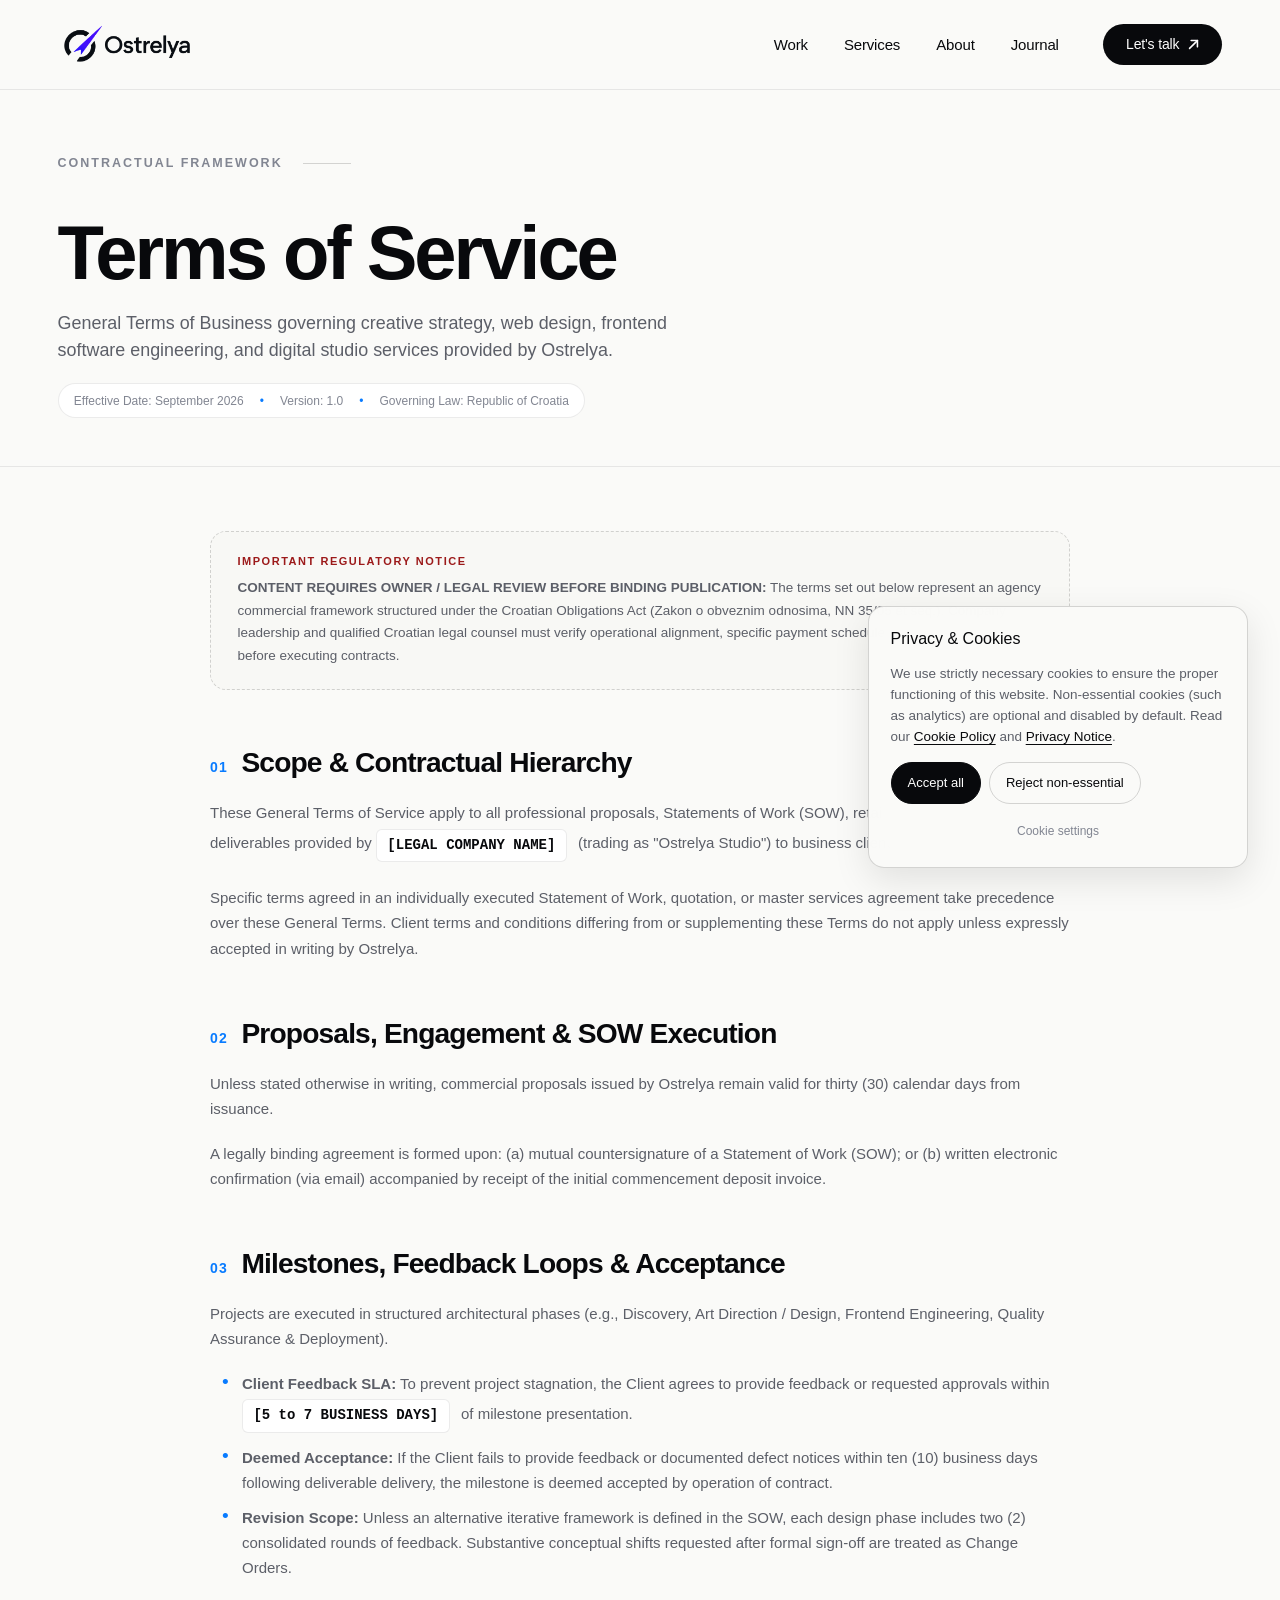
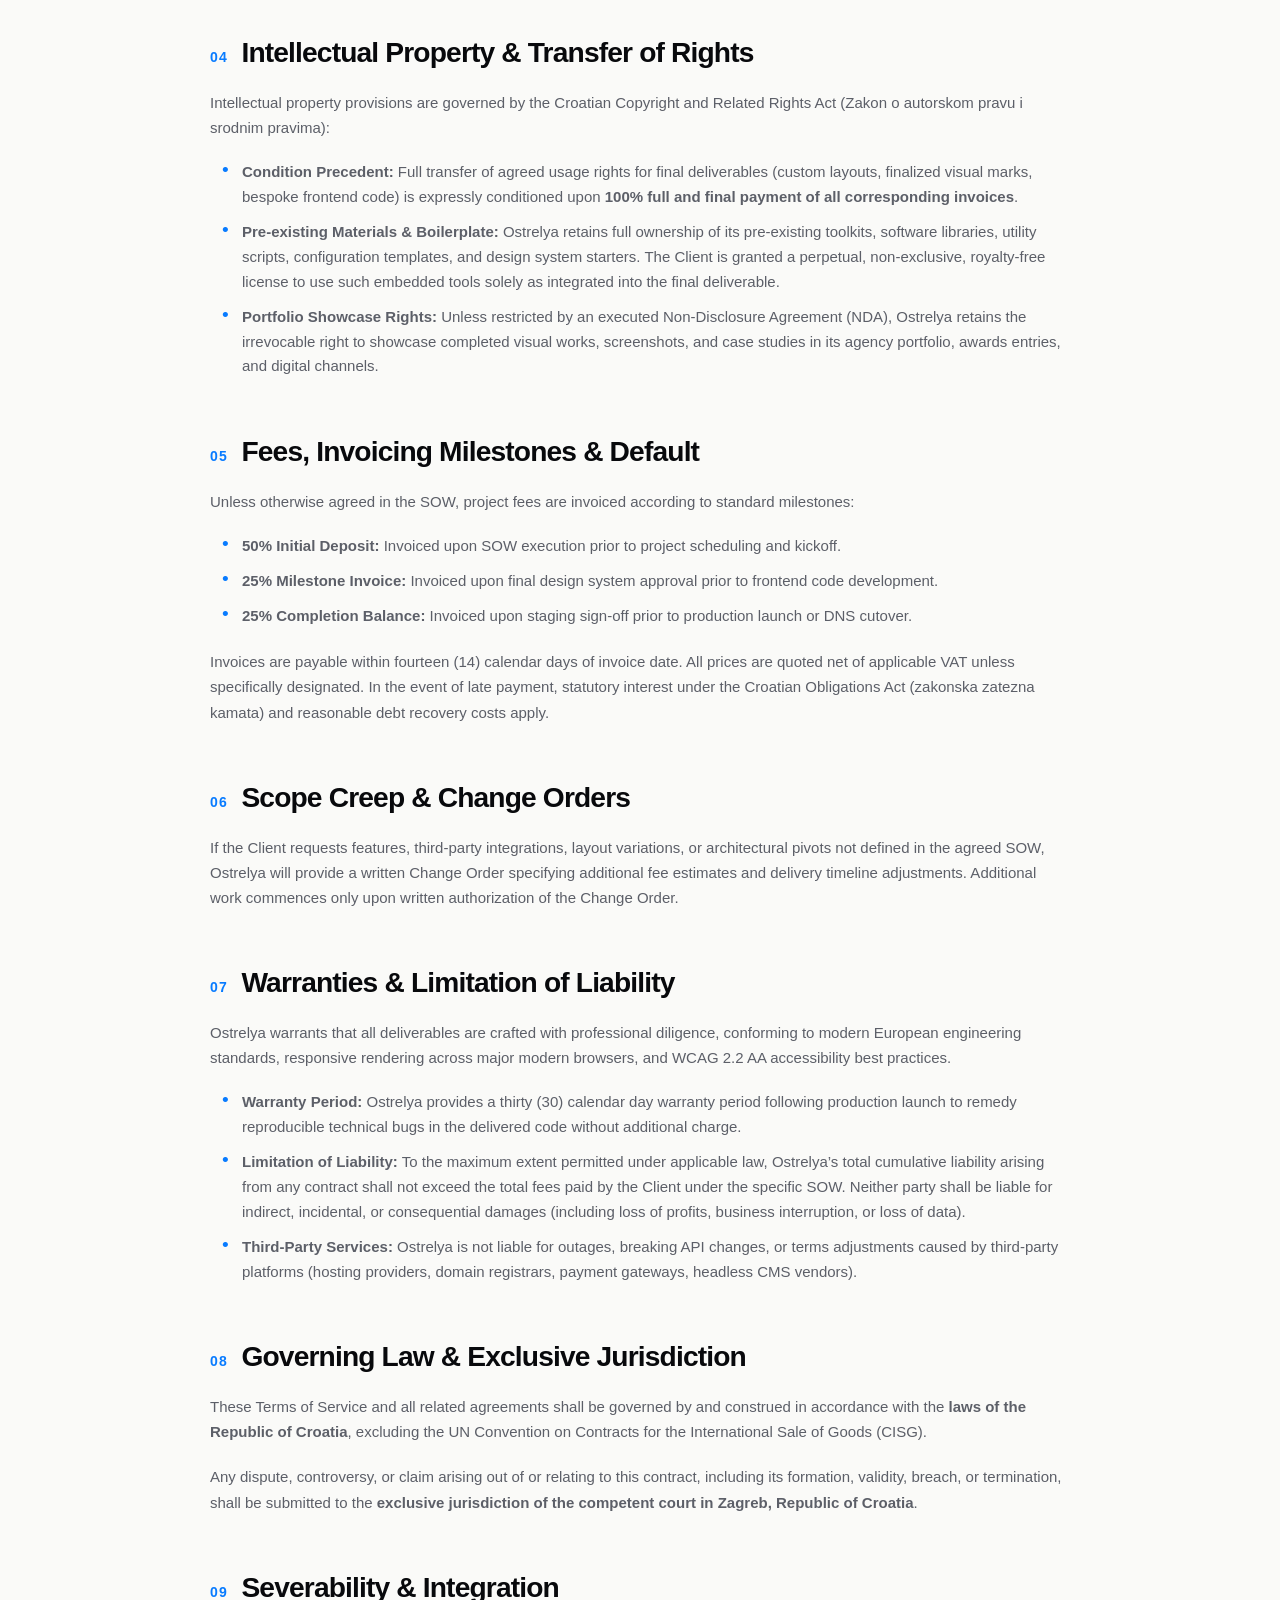
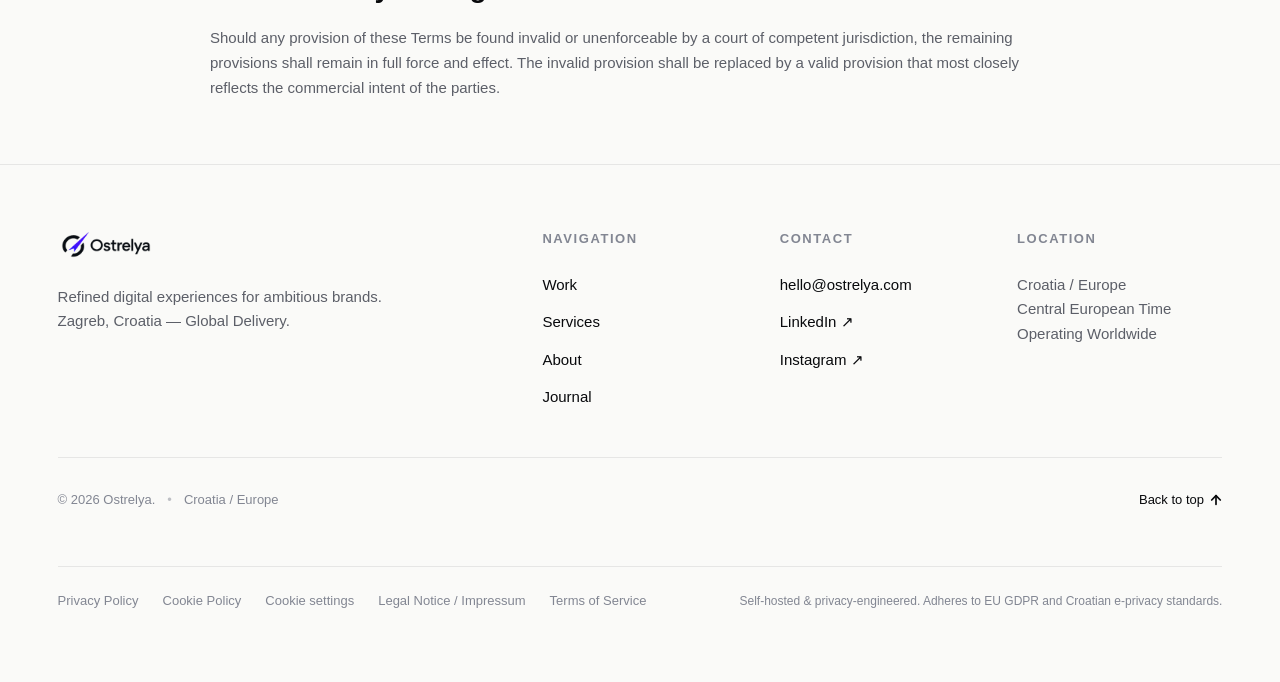
<file: terms.html>
<!DOCTYPE html>
<html lang="en">
<head>
  <meta charset="UTF-8" />
  <meta name="viewport" content="width=device-width, initial-scale=1.0" />
  <title>Terms of Service — Ostrelya Studio</title>
  <meta name="description" content="General Terms of Business and Agency Engagement Framework for Ostrelya Studio under Croatian contract law." />
  <meta name="theme-color" content="#FAFAF8" />

  <link rel="icon" type="image/png" href="assets/symbol-dark.png" />
  <link rel="stylesheet" href="assets/fonts/fonts.css" />
  <link rel="stylesheet" href="styles.css" />
  <script src="assets/js/gsap.min.js"></script>
</head>
<body class="page-legal">
  <a href="#main-content" class="skip-link">Skip to main content</a>

  <!-- ==================== 1. STICKY NAVIGATION ==================== -->
  <header class="site-header" id="top" role="banner">
    <div class="nav-container">
      <a href="index.html" class="brand-link" aria-label="Ostrelya Home">
        <img src="assets/logo-dark.png" alt="Ostrelya" width="146" height="42" class="brand-logo" />
      </a>

      <nav class="desktop-nav" aria-label="Main Navigation">
        <ul class="nav-links">
          <li><a href="index.html#work" class="nav-link">Work</a></li>
          <li><a href="services.html" class="nav-link">Services</a></li>
          <li><a href="index.html#studio" class="nav-link">About</a></li>
          <li><a href="index.html#journal" class="nav-link">Journal</a></li>
        </ul>

        <a href="index.html#contact" class="btn-talk">
          <span>Let's talk</span>
          <svg class="icon-arrow" viewBox="0 0 14 14" width="11" height="11" fill="none" stroke="currentColor" stroke-width="2" stroke-linecap="round" stroke-linejoin="round" aria-hidden="true">
            <line x1="2" y1="12" x2="12" y2="2"></line>
            <polyline points="4 2 12 2 12 10"></polyline>
          </svg>
        </a>
      </nav>

      <!-- Mobile Hamburger Button -->
      <button class="mobile-toggle" id="mobileToggle" aria-label="Toggle navigation menu" aria-expanded="false" aria-controls="mobileMenu">
        <span class="bar"></span>
        <span class="bar"></span>
      </button>
    </div>

    <!-- Mobile Drawer -->
    <div class="mobile-drawer" id="mobileMenu" aria-hidden="true">
      <nav class="mobile-nav-links" aria-label="Mobile Navigation">
        <a href="index.html#work" class="mobile-link">Work</a>
        <a href="services.html" class="mobile-link">Services</a>
        <a href="index.html#studio" class="mobile-link">About</a>
        <a href="index.html#journal" class="mobile-link">Journal</a>
      </nav>
      <div class="mobile-cta-wrap">
        <a href="index.html#contact" class="btn-talk w-full">
          <span>Let's talk</span>
          <svg class="icon-arrow" viewBox="0 0 14 14" width="12" height="12" fill="none" stroke="currentColor" stroke-width="2" stroke-linecap="round" stroke-linejoin="round" aria-hidden="true">
            <line x1="2" y1="12" x2="12" y2="2"></line>
            <polyline points="4 2 12 2 12 10"></polyline>
          </svg>
        </a>
      </div>
    </div>
  </header>

  <main id="main-content">

    <!-- ==================== 2. PAGE HEADER ==================== -->
    <header class="legal-page-header">
      <div class="page-container">
        <div class="legal-header-content">
          <div class="editorial-eyebrow">
            <span class="eyebrow-text">CONTRACTUAL FRAMEWORK</span>
            <span class="eyebrow-rule" aria-hidden="true"></span>
          </div>

          <h1 class="legal-page-title">Terms of Service</h1>

          <p class="legal-page-lead">
            General Terms of Business governing creative strategy, web design, frontend software engineering, and digital studio services provided by Ostrelya.
          </p>

          <div class="legal-page-meta">
            <span>Effective Date: September 2026</span>
            <span class="legal-meta-dot">&bull;</span>
            <span>Version: 1.0</span>
            <span class="legal-meta-dot">&bull;</span>
            <span>Governing Law: Republic of Croatia</span>
          </div>
        </div>
      </div>
    </header>

    <!-- ==================== 3. LEGAL CONTENT ARTICLE ==================== -->
    <section class="legal-content-section" aria-label="Terms of Service Articles">
      <div class="page-container">
        <article class="legal-article">

          <!-- Notice banner for mandatory review -->
          <div class="legal-placeholder-box" role="alert">
            <span class="placeholder-badge" style="color: #9C1A1A;">Important Regulatory Notice</span>
            <p class="legal-p" style="font-size: 0.84375rem; color: var(--text-secondary); margin-bottom: 0;">
              <strong>CONTENT REQUIRES OWNER / LEGAL REVIEW BEFORE BINDING PUBLICATION:</strong> The terms set out below represent an agency commercial framework structured under the Croatian Obligations Act (Zakon o obveznim odnosima, NN 35/05 et seq.). Company leadership and qualified Croatian legal counsel must verify operational alignment, specific payment schedules, and insurance limits before executing contracts.
            </p>
          </div>

          <!-- Section 01: Scope of Application -->
          <div class="legal-block">
            <h2 class="legal-heading-2">
              <span class="legal-num">01</span>
              <span>Scope &amp; Contractual Hierarchy</span>
            </h2>
            <p class="legal-p">
              These General Terms of Service apply to all professional proposals, Statements of Work (SOW), retained partnerships, and deliverables provided by <strong><span class="placeholder-token">[LEGAL COMPANY NAME]</span></strong> (trading as "Ostrelya Studio") to business clients ("Client").
            </p>
            <p class="legal-p">
              Specific terms agreed in an individually executed Statement of Work, quotation, or master services agreement take precedence over these General Terms. Client terms and conditions differing from or supplementing these Terms do not apply unless expressly accepted in writing by Ostrelya.
            </p>
          </div>

          <!-- Section 02: Proposals & SOW Execution -->
          <div class="legal-block">
            <h2 class="legal-heading-2">
              <span class="legal-num">02</span>
              <span>Proposals, Engagement &amp; SOW Execution</span>
            </h2>
            <p class="legal-p">
              Unless stated otherwise in writing, commercial proposals issued by Ostrelya remain valid for thirty (30) calendar days from issuance.
            </p>
            <p class="legal-p">
              A legally binding agreement is formed upon: (a) mutual countersignature of a Statement of Work (SOW); or (b) written electronic confirmation (via email) accompanied by receipt of the initial commencement deposit invoice.
            </p>
          </div>

          <!-- Section 03: Delivery Milestones & Acceptance -->
          <div class="legal-block">
            <h2 class="legal-heading-2">
              <span class="legal-num">03</span>
              <span>Milestones, Feedback Loops &amp; Acceptance</span>
            </h2>
            <p class="legal-p">
              Projects are executed in structured architectural phases (e.g., Discovery, Art Direction / Design, Frontend Engineering, Quality Assurance &amp; Deployment).
            </p>
            <ul class="legal-list">
              <li class="legal-list-item"><strong>Client Feedback SLA:</strong> To prevent project stagnation, the Client agrees to provide feedback or requested approvals within <span class="placeholder-token">[5 to 7 BUSINESS DAYS]</span> of milestone presentation.</li>
              <li class="legal-list-item"><strong>Deemed Acceptance:</strong> If the Client fails to provide feedback or documented defect notices within ten (10) business days following deliverable delivery, the milestone is deemed accepted by operation of contract.</li>
              <li class="legal-list-item"><strong>Revision Scope:</strong> Unless an alternative iterative framework is defined in the SOW, each design phase includes two (2) consolidated rounds of feedback. Substantive conceptual shifts requested after formal sign-off are treated as Change Orders.</li>
            </ul>
          </div>

          <!-- Section 04: Intellectual Property & Transfer of Rights -->
          <div class="legal-block">
            <h2 class="legal-heading-2">
              <span class="legal-num">04</span>
              <span>Intellectual Property &amp; Transfer of Rights</span>
            </h2>
            <p class="legal-p">
              Intellectual property provisions are governed by the Croatian Copyright and Related Rights Act (Zakon o autorskom pravu i srodnim pravima):
            </p>
            <ul class="legal-list">
              <li class="legal-list-item"><strong>Condition Precedent:</strong> Full transfer of agreed usage rights for final deliverables (custom layouts, finalized visual marks, bespoke frontend code) is expressly conditioned upon <strong>100% full and final payment of all corresponding invoices</strong>.</li>
              <li class="legal-list-item"><strong>Pre-existing Materials &amp; Boilerplate:</strong> Ostrelya retains full ownership of its pre-existing toolkits, software libraries, utility scripts, configuration templates, and design system starters. The Client is granted a perpetual, non-exclusive, royalty-free license to use such embedded tools solely as integrated into the final deliverable.</li>
              <li class="legal-list-item"><strong>Portfolio Showcase Rights:</strong> Unless restricted by an executed Non-Disclosure Agreement (NDA), Ostrelya retains the irrevocable right to showcase completed visual works, screenshots, and case studies in its agency portfolio, awards entries, and digital channels.</li>
            </ul>
          </div>

          <!-- Section 05: Invoicing, Deposits & Payment -->
          <div class="legal-block">
            <h2 class="legal-heading-2">
              <span class="legal-num">05</span>
              <span>Fees, Invoicing Milestones &amp; Default</span>
            </h2>
            <p class="legal-p">
              Unless otherwise agreed in the SOW, project fees are invoiced according to standard milestones:
            </p>
            <ul class="legal-list">
              <li class="legal-list-item"><strong>50% Initial Deposit:</strong> Invoiced upon SOW execution prior to project scheduling and kickoff.</li>
              <li class="legal-list-item"><strong>25% Milestone Invoice:</strong> Invoiced upon final design system approval prior to frontend code development.</li>
              <li class="legal-list-item"><strong>25% Completion Balance:</strong> Invoiced upon staging sign-off prior to production launch or DNS cutover.</li>
            </ul>
            <p class="legal-p">
              Invoices are payable within fourteen (14) calendar days of invoice date. All prices are quoted net of applicable VAT unless specifically designated. In the event of late payment, statutory interest under the Croatian Obligations Act (zakonska zatezna kamata) and reasonable debt recovery costs apply.
            </p>
          </div>

          <!-- Section 06: Scope Management & Change Orders -->
          <div class="legal-block">
            <h2 class="legal-heading-2">
              <span class="legal-num">06</span>
              <span>Scope Creep &amp; Change Orders</span>
            </h2>
            <p class="legal-p">
              If the Client requests features, third-party integrations, layout variations, or architectural pivots not defined in the agreed SOW, Ostrelya will provide a written Change Order specifying additional fee estimates and delivery timeline adjustments. Additional work commences only upon written authorization of the Change Order.
            </p>
          </div>

          <!-- Section 07: Warranties & Limitation of Liability -->
          <div class="legal-block">
            <h2 class="legal-heading-2">
              <span class="legal-num">07</span>
              <span>Warranties &amp; Limitation of Liability</span>
            </h2>
            <p class="legal-p">
              Ostrelya warrants that all deliverables are crafted with professional diligence, conforming to modern European engineering standards, responsive rendering across major modern browsers, and WCAG 2.2 AA accessibility best practices.
            </p>
            <ul class="legal-list">
              <li class="legal-list-item"><strong>Warranty Period:</strong> Ostrelya provides a thirty (30) calendar day warranty period following production launch to remedy reproducible technical bugs in the delivered code without additional charge.</li>
              <li class="legal-list-item"><strong>Limitation of Liability:</strong> To the maximum extent permitted under applicable law, Ostrelya’s total cumulative liability arising from any contract shall not exceed the total fees paid by the Client under the specific SOW. Neither party shall be liable for indirect, incidental, or consequential damages (including loss of profits, business interruption, or loss of data).</li>
              <li class="legal-list-item"><strong>Third-Party Services:</strong> Ostrelya is not liable for outages, breaking API changes, or terms adjustments caused by third-party platforms (hosting providers, domain registrars, payment gateways, headless CMS vendors).</li>
            </ul>
          </div>

          <!-- Section 08: Governing Law & Jurisdiction -->
          <div class="legal-block">
            <h2 class="legal-heading-2">
              <span class="legal-num">08</span>
              <span>Governing Law &amp; Exclusive Jurisdiction</span>
            </h2>
            <p class="legal-p">
              These Terms of Service and all related agreements shall be governed by and construed in accordance with the <strong>laws of the Republic of Croatia</strong>, excluding the UN Convention on Contracts for the International Sale of Goods (CISG).
            </p>
            <p class="legal-p">
              Any dispute, controversy, or claim arising out of or relating to this contract, including its formation, validity, breach, or termination, shall be submitted to the <strong>exclusive jurisdiction of the competent court in Zagreb, Republic of Croatia</strong>.
            </p>
          </div>

          <!-- Section 09: Severability -->
          <div class="legal-block">
            <h2 class="legal-heading-2">
              <span class="legal-num">09</span>
              <span>Severability &amp; Integration</span>
            </h2>
            <p class="legal-p">
              Should any provision of these Terms be found invalid or unenforceable by a court of competent jurisdiction, the remaining provisions shall remain in full force and effect. The invalid provision shall be replaced by a valid provision that most closely reflects the commercial intent of the parties.
            </p>
          </div>

        </article>
      </div>
    </section>

  </main>

  <!-- ==================== 4. FOOTER ==================== -->
  <footer class="site-footer" id="journal" role="contentinfo">
    <div class="page-container">
      <div class="footer-top">
        <div class="footer-brand-col">
          <a href="index.html" class="footer-logo-link" aria-label="Ostrelya back to top">
            <img src="assets/logo-dark.png" alt="Ostrelya" width="168" height="48" class="footer-logo-img" />
          </a>
          <p class="footer-brand-tagline">
            Refined digital experiences for ambitious brands.<br />Zagreb, Croatia &mdash; Global Delivery.
          </p>
        </div>

        <div class="footer-links-grid">
          <div class="footer-nav-col">
            <span class="footer-col-heading">Navigation</span>
            <ul class="footer-list">
              <li><a href="index.html#work">Work</a></li>
              <li><a href="services.html">Services</a></li>
              <li><a href="index.html#studio">About</a></li>
              <li><a href="index.html#journal">Journal</a></li>
            </ul>
          </div>

          <div class="footer-nav-col">
            <span class="footer-col-heading">Contact</span>
            <ul class="footer-list">
              <li><a href="mailto:hello@ostrelya.com">hello@ostrelya.com</a></li>
              <li><a href="https://linkedin.com" target="_blank" rel="noopener noreferrer">LinkedIn ↗</a></li>
              <li><a href="https://instagram.com" target="_blank" rel="noopener noreferrer">Instagram ↗</a></li>
            </ul>
          </div>

          <div class="footer-nav-col">
            <span class="footer-col-heading">Location</span>
            <p class="footer-location-text">
              Croatia / Europe<br />
              Central European Time<br />
              Operating Worldwide
            </p>
          </div>
        </div>
      </div>

      <div class="footer-bottom">
        <div class="footer-bottom-left">
          <span class="copyright">&copy; 2026 Ostrelya.</span>
          <span class="footer-bullet" aria-hidden="true">&bull;</span>
          <span class="location-badge">Croatia / Europe</span>
        </div>

        <div class="footer-bottom-right">
          <a href="#top" class="back-to-top" id="backToTop">
            <span>Back to top</span>
            <svg viewBox="0 0 14 14" width="12" height="12" fill="none" stroke="currentColor" stroke-width="2" stroke-linecap="round" stroke-linejoin="round" aria-hidden="true">
              <line x1="7" y1="12" x2="7" y2="2"></line>
              <polyline points="2 7 7 2 12 7"></polyline>
            </svg>
          </a>
        </div>
      </div>

      <!-- Upgraded Footer Legal Bar -->
      <div class="footer-legal-bar">
        <div class="footer-legal-links">
          <a href="privacy.html" class="footer-legal-link">Privacy Policy</a>
          <a href="cookies.html" class="footer-legal-link">Cookie Policy</a>
          <button type="button" class="footer-legal-link open-cookie-settings" id="openCookieSettings">Cookie settings</button>
          <a href="legal.html" class="footer-legal-link">Legal Notice / Impressum</a>
          <a href="terms.html" class="footer-legal-link">Terms of Service</a>
        </div>
        <p class="footer-legal-notice">
          Self-hosted &amp; privacy-engineered. Adheres to EU GDPR and Croatian e-privacy standards.
        </p>
      </div>
    </div>
  </footer>

  <script src="script.js"></script>
</body>
</html>
</file>
<file: assets/fonts/fonts.css>
/* OSTRELYA STUDIO — SELF-HOSTED FONTS (ZERO IP LEAKAGE / GDPR COMPLIANT) */


@font-face {
  font-family: 'Inter';
  font-style: normal;
  font-weight: 300;
  font-display: swap;
  src: url(inter-300-latin-ext.woff2) format('woff2');
  unicode-range: U+0102-0103, U+0110-0111, U+0128-0129, U+0168-0169, U+01A0-01A1, U+01AF-01B0, U+0300-0301, U+0303-0304, U+0308-0309, U+0323, U+0329, U+1EA0-1EF9, U+20AB;
}
/* latin-ext */

@font-face {
  font-family: 'Inter';
  font-style: normal;
  font-weight: 300;
  font-display: swap;
  src: url(inter-300-latin.woff2) format('woff2');
  unicode-range: U+0100-02BA, U+02BD-02C5, U+02C7-02CC, U+02CE-02D7, U+02DD-02FF, U+0304, U+0308, U+0329, U+1D00-1DBF, U+1E00-1E9F, U+1EF2-1EFF, U+2020, U+20A0-20AB, U+20AD-20C0, U+2113, U+2C60-2C7F, U+A720-A7FF;
}
/* latin */

@font-face {
  font-family: 'Inter';
  font-style: normal;
  font-weight: 400;
  font-display: swap;
  src: url(inter-300-latin-ext.woff2) format('woff2');
  unicode-range: U+0102-0103, U+0110-0111, U+0128-0129, U+0168-0169, U+01A0-01A1, U+01AF-01B0, U+0300-0301, U+0303-0304, U+0308-0309, U+0323, U+0329, U+1EA0-1EF9, U+20AB;
}
/* latin-ext */

@font-face {
  font-family: 'Inter';
  font-style: normal;
  font-weight: 400;
  font-display: swap;
  src: url(inter-300-latin.woff2) format('woff2');
  unicode-range: U+0100-02BA, U+02BD-02C5, U+02C7-02CC, U+02CE-02D7, U+02DD-02FF, U+0304, U+0308, U+0329, U+1D00-1DBF, U+1E00-1E9F, U+1EF2-1EFF, U+2020, U+20A0-20AB, U+20AD-20C0, U+2113, U+2C60-2C7F, U+A720-A7FF;
}
/* latin */

@font-face {
  font-family: 'Inter';
  font-style: normal;
  font-weight: 500;
  font-display: swap;
  src: url(inter-300-latin-ext.woff2) format('woff2');
  unicode-range: U+0102-0103, U+0110-0111, U+0128-0129, U+0168-0169, U+01A0-01A1, U+01AF-01B0, U+0300-0301, U+0303-0304, U+0308-0309, U+0323, U+0329, U+1EA0-1EF9, U+20AB;
}
/* latin-ext */

@font-face {
  font-family: 'Inter';
  font-style: normal;
  font-weight: 500;
  font-display: swap;
  src: url(inter-300-latin.woff2) format('woff2');
  unicode-range: U+0100-02BA, U+02BD-02C5, U+02C7-02CC, U+02CE-02D7, U+02DD-02FF, U+0304, U+0308, U+0329, U+1D00-1DBF, U+1E00-1E9F, U+1EF2-1EFF, U+2020, U+20A0-20AB, U+20AD-20C0, U+2113, U+2C60-2C7F, U+A720-A7FF;
}
/* latin */

@font-face {
  font-family: 'Inter';
  font-style: normal;
  font-weight: 600;
  font-display: swap;
  src: url(inter-300-latin-ext.woff2) format('woff2');
  unicode-range: U+0102-0103, U+0110-0111, U+0128-0129, U+0168-0169, U+01A0-01A1, U+01AF-01B0, U+0300-0301, U+0303-0304, U+0308-0309, U+0323, U+0329, U+1EA0-1EF9, U+20AB;
}
/* latin-ext */

@font-face {
  font-family: 'Inter';
  font-style: normal;
  font-weight: 600;
  font-display: swap;
  src: url(inter-300-latin.woff2) format('woff2');
  unicode-range: U+0100-02BA, U+02BD-02C5, U+02C7-02CC, U+02CE-02D7, U+02DD-02FF, U+0304, U+0308, U+0329, U+1D00-1DBF, U+1E00-1E9F, U+1EF2-1EFF, U+2020, U+20A0-20AB, U+20AD-20C0, U+2113, U+2C60-2C7F, U+A720-A7FF;
}
/* latin */

@font-face {
  font-family: 'Inter';
  font-style: normal;
  font-weight: 700;
  font-display: swap;
  src: url(inter-300-latin-ext.woff2) format('woff2');
  unicode-range: U+0102-0103, U+0110-0111, U+0128-0129, U+0168-0169, U+01A0-01A1, U+01AF-01B0, U+0300-0301, U+0303-0304, U+0308-0309, U+0323, U+0329, U+1EA0-1EF9, U+20AB;
}
/* latin-ext */

@font-face {
  font-family: 'Inter';
  font-style: normal;
  font-weight: 700;
  font-display: swap;
  src: url(inter-300-latin.woff2) format('woff2');
  unicode-range: U+0100-02BA, U+02BD-02C5, U+02C7-02CC, U+02CE-02D7, U+02DD-02FF, U+0304, U+0308, U+0329, U+1D00-1DBF, U+1E00-1E9F, U+1EF2-1EFF, U+2020, U+20A0-20AB, U+20AD-20C0, U+2113, U+2C60-2C7F, U+A720-A7FF;
}
/* latin */

@font-face {
  font-family: 'Plus Jakarta Sans';
  font-style: normal;
  font-weight: 500;
  font-display: swap;
  src: url(plus-jakarta-sans-500-latin-ext.woff2) format('woff2');
  unicode-range: U+0102-0103, U+0110-0111, U+0128-0129, U+0168-0169, U+01A0-01A1, U+01AF-01B0, U+0300-0301, U+0303-0304, U+0308-0309, U+0323, U+0329, U+1EA0-1EF9, U+20AB;
}
/* latin-ext */

@font-face {
  font-family: 'Plus Jakarta Sans';
  font-style: normal;
  font-weight: 500;
  font-display: swap;
  src: url(plus-jakarta-sans-500-latin.woff2) format('woff2');
  unicode-range: U+0100-02BA, U+02BD-02C5, U+02C7-02CC, U+02CE-02D7, U+02DD-02FF, U+0304, U+0308, U+0329, U+1D00-1DBF, U+1E00-1E9F, U+1EF2-1EFF, U+2020, U+20A0-20AB, U+20AD-20C0, U+2113, U+2C60-2C7F, U+A720-A7FF;
}
/* latin */

@font-face {
  font-family: 'Plus Jakarta Sans';
  font-style: normal;
  font-weight: 600;
  font-display: swap;
  src: url(plus-jakarta-sans-500-latin-ext.woff2) format('woff2');
  unicode-range: U+0102-0103, U+0110-0111, U+0128-0129, U+0168-0169, U+01A0-01A1, U+01AF-01B0, U+0300-0301, U+0303-0304, U+0308-0309, U+0323, U+0329, U+1EA0-1EF9, U+20AB;
}
/* latin-ext */

@font-face {
  font-family: 'Plus Jakarta Sans';
  font-style: normal;
  font-weight: 600;
  font-display: swap;
  src: url(plus-jakarta-sans-500-latin.woff2) format('woff2');
  unicode-range: U+0100-02BA, U+02BD-02C5, U+02C7-02CC, U+02CE-02D7, U+02DD-02FF, U+0304, U+0308, U+0329, U+1D00-1DBF, U+1E00-1E9F, U+1EF2-1EFF, U+2020, U+20A0-20AB, U+20AD-20C0, U+2113, U+2C60-2C7F, U+A720-A7FF;
}
/* latin */

@font-face {
  font-family: 'Plus Jakarta Sans';
  font-style: normal;
  font-weight: 700;
  font-display: swap;
  src: url(plus-jakarta-sans-500-latin-ext.woff2) format('woff2');
  unicode-range: U+0102-0103, U+0110-0111, U+0128-0129, U+0168-0169, U+01A0-01A1, U+01AF-01B0, U+0300-0301, U+0303-0304, U+0308-0309, U+0323, U+0329, U+1EA0-1EF9, U+20AB;
}
/* latin-ext */

@font-face {
  font-family: 'Plus Jakarta Sans';
  font-style: normal;
  font-weight: 700;
  font-display: swap;
  src: url(plus-jakarta-sans-500-latin.woff2) format('woff2');
  unicode-range: U+0100-02BA, U+02BD-02C5, U+02C7-02CC, U+02CE-02D7, U+02DD-02FF, U+0304, U+0308, U+0329, U+1D00-1DBF, U+1E00-1E9F, U+1EF2-1EFF, U+2020, U+20A0-20AB, U+20AD-20C0, U+2113, U+2C60-2C7F, U+A720-A7FF;
}
/* latin */

@font-face {
  font-family: 'Plus Jakarta Sans';
  font-style: normal;
  font-weight: 800;
  font-display: swap;
  src: url(plus-jakarta-sans-500-latin-ext.woff2) format('woff2');
  unicode-range: U+0102-0103, U+0110-0111, U+0128-0129, U+0168-0169, U+01A0-01A1, U+01AF-01B0, U+0300-0301, U+0303-0304, U+0308-0309, U+0323, U+0329, U+1EA0-1EF9, U+20AB;
}
/* latin-ext */

@font-face {
  font-family: 'Plus Jakarta Sans';
  font-style: normal;
  font-weight: 800;
  font-display: swap;
  src: url(plus-jakarta-sans-500-latin.woff2) format('woff2');
  unicode-range: U+0100-02BA, U+02BD-02C5, U+02C7-02CC, U+02CE-02D7, U+02DD-02FF, U+0304, U+0308, U+0329, U+1D00-1DBF, U+1E00-1E9F, U+1EF2-1EFF, U+2020, U+20A0-20AB, U+20AD-20C0, U+2113, U+2C60-2C7F, U+A720-A7FF;
}
/* latin */
</file>
<file: styles.css>
/* ==========================================================================
   OSTRELYA STUDIO — COMPREHENSIVE DESIGN SYSTEM
   Brand: Ostrelya
   Aesthetic: Premium European Design Studio + Swiss Graphic Restraint
   ========================================================================== */

@import url('assets/fonts/fonts.css');

/* -------------------- 1. TOKENS & VARIABLES -------------------- */
:root {
  /* Warm off-white system */
  --bg-canvas: #FAFAF8;
  --bg-canvas-subtle: #F5F5F0;
  --bg-panel: #F1F1EB;
  --bg-panel-hover: #EBEBE4;
  --bg-pure: #FFFFFF;

  /* Typographic Inks */
  --text-primary: #08090C;
  --text-secondary: #5C5F68;
  --text-muted: #828692;
  --text-light: #FFFFFF;
  --text-light-muted: rgba(255, 255, 255, 0.75);

  /* Hairlines & Dividers */
  --border-hairline: rgba(8, 9, 12, 0.08);
  --border-hairline-strong: rgba(8, 9, 12, 0.16);

  /* Brand Accent: Ostrelya electric blue -> violet */
  --grad-ostrelya: linear-gradient(135deg, #087BFF 0%, #224DFF 45%, #5830FF 80%, #8500FF 100%);
  --accent-blue: #087BFF;
  --accent-electric: #224DFF;
  --accent-violet: #8500FF;

  /* Typography */
  --font-display: 'Plus Jakarta Sans', -apple-system, BlinkMacSystemFont, 'Segoe UI', Roboto, Helvetica, Arial, sans-serif;
  --font-sans: 'Inter', -apple-system, BlinkMacSystemFont, 'Segoe UI', Roboto, Helvetica, Arial, sans-serif;

  /* Dimensions */
  --container-max: 1440px;
  --container-pad: clamp(1.75rem, 4.5vw, 4.5rem);
  --header-height: 90px;
  --radius-card: 18px;
  --radius-pill: 9999px;

  /* Motion Curves */
  --ease-out-expo: cubic-bezier(0.16, 1, 0.3, 1);
  --transition-fast: 0.25s var(--ease-out-expo);
  --transition-medium: 0.45s var(--ease-out-expo);
  --transition-slow: 0.75s var(--ease-out-expo);
}

/* -------------------- 2. RESET & BASE -------------------- */
*, *::before, *::after {
  box-sizing: border-box;
  margin: 0;
  padding: 0;
}

html {
  font-size: 16px;
  scroll-behavior: smooth;
  -webkit-font-smoothing: antialiased;
  -moz-osx-font-smoothing: grayscale;
  background-color: var(--bg-canvas);
  color: var(--text-primary);
}

body {
  font-family: var(--font-sans);
  background-color: var(--bg-canvas);
  color: var(--text-primary);
  line-height: 1.5;
  overflow-x: hidden;
  position: relative;
}

img, svg {
  display: block;
  max-width: 100%;
}

a {
  color: inherit;
  text-decoration: none;
}

:focus-visible {
  outline: 2px solid var(--accent-blue);
  outline-offset: 3px;
}

.skip-link {
  position: absolute;
  top: -120px;
  left: 1.5rem;
  background-color: var(--text-primary);
  color: var(--text-light);
  padding: 0.75rem 1.35rem;
  font-family: var(--font-sans);
  font-size: 0.875rem;
  font-weight: 500;
  border-radius: var(--radius-pill);
  z-index: 100000;
  text-decoration: none;
  box-shadow: 0 8px 24px rgba(8, 9, 12, 0.15);
  transition: top 0.25s cubic-bezier(0.16, 1, 0.3, 1);
}

.skip-link:focus {
  top: 1.25rem;
  outline: 2px solid var(--accent-blue);
  outline-offset: 3px;
}

button {
  background: none;
  border: none;
  font: inherit;
  cursor: pointer;
}

ul, ol {
  list-style: none;
}

.page-container {
  width: 100%;
  max-width: var(--container-max);
  margin-inline: auto;
  padding-inline: var(--container-pad);
}

.section-eyebrow {
  font-family: var(--font-display);
  font-size: 0.78125rem;
  font-weight: 700;
  letter-spacing: 0.16em;
  text-transform: uppercase;
  color: var(--text-muted);
  margin-bottom: 1.25rem;
}

/* -------------------- 3. STICKY NAVIGATION -------------------- */
.site-header {
  position: sticky;
  top: 0;
  left: 0;
  width: 100%;
  height: var(--header-height);
  z-index: 100;
  background-color: var(--bg-canvas);
  border-bottom: 1px solid var(--border-hairline);
  transition: background-color var(--transition-fast), border-color var(--transition-fast), box-shadow var(--transition-fast);
}

.site-header.scrolled {
  background-color: rgba(250, 250, 248, 0.94);
  backdrop-filter: blur(12px);
  -webkit-backdrop-filter: blur(12px);
  box-shadow: 0 4px 20px rgba(8, 9, 12, 0.03);
}

.nav-container {
  width: 100%;
  max-width: var(--container-max);
  height: 100%;
  margin-inline: auto;
  padding-inline: var(--container-pad);
  display: flex;
  align-items: center;
  justify-content: space-between;
}

.brand-link {
  display: flex;
  align-items: center;
  transition: opacity var(--transition-fast);
}

.brand-link:hover {
  opacity: 0.85;
}

.brand-logo {
  height: clamp(44px, 3.6vw, 52px);
  width: auto;
  object-fit: contain;
}

.desktop-nav {
  display: flex;
  align-items: center;
  gap: 2.75rem;
}

.nav-links {
  display: flex;
  align-items: center;
  gap: 2.25rem;
}

.nav-link {
  font-family: var(--font-sans);
  font-size: 0.9375rem;
  font-weight: 450;
  color: var(--text-primary);
  letter-spacing: -0.01em;
  transition: color var(--transition-fast);
}

.nav-link:hover {
  color: var(--text-secondary);
}

.btn-talk {
  display: inline-flex;
  align-items: center;
  gap: 0.55rem;
  background-color: var(--text-primary);
  color: var(--text-light);
  font-family: var(--font-sans);
  font-size: 0.875rem;
  font-weight: 500;
  letter-spacing: -0.01em;
  padding: 0.65rem 1.45rem;
  border-radius: var(--radius-pill);
  transition: background-color var(--transition-fast), transform var(--transition-fast);
}

.btn-talk:hover {
  background-color: #1a1c22;
  transform: translateY(-1px);
}

.btn-talk .icon-arrow,
.btn-primary .icon-arrow,
.services-cta-link .icon-arrow {
  transition: transform var(--transition-fast);
}

.btn-talk:hover .icon-arrow,
.btn-primary:hover .icon-arrow,
.services-cta-link:hover .icon-arrow {
  transform: translate(2px, -2px);
}

/* Mobile Toggle */
.mobile-toggle {
  display: none;
  flex-direction: column;
  justify-content: center;
  gap: 5px;
  width: 32px;
  height: 32px;
}

.mobile-toggle .bar {
  display: block;
  width: 22px;
  height: 1.75px;
  background-color: var(--text-primary);
  transition: transform var(--transition-fast), opacity var(--transition-fast);
}

.mobile-toggle.active .bar:first-child {
  transform: translateY(3.5px) rotate(45deg);
}

.mobile-toggle.active .bar:last-child {
  transform: translateY(-3.5px) rotate(-45deg);
}

.mobile-drawer {
  display: none;
}

/* -------------------- 4. HERO SECTION -------------------- */
.hero-section {
  position: relative;
  width: 100%;
  min-height: calc(82vh - var(--header-height));
  display: flex;
  flex-direction: column;
  justify-content: center;
  overflow: hidden;
  padding-top: clamp(2.5rem, 5vh, 4rem);
  padding-bottom: clamp(1.5rem, 3vh, 2.5rem);
}

/* Architectural Hairline Rules Aligned to Needle Angle (-42deg) */
.hero-architectural-lines {
  position: absolute;
  inset: 0;
  pointer-events: none;
  z-index: 1;
  overflow: hidden;
}

.diagonal-line {
  position: absolute;
  height: 1px;
  transform: rotate(-41.5deg);
  transform-origin: center;
  pointer-events: none;
}

/* Line extending from needle tip to top-right of page */
.line-tangent-tip {
  width: 190vw;
  top: 15%;
  right: -30%;
  background: linear-gradient(
    90deg,
    rgba(8, 9, 12, 0) 0%,
    rgba(8, 9, 12, 0.08) 22%,
    rgba(8, 123, 255, 0.22) 55%,
    rgba(133, 0, 255, 0.16) 75%,
    rgba(8, 9, 12, 0) 100%
  );
}

/* Line passing through the lower-left circle and needle base */
.line-tangent-base {
  width: 190vw;
  top: 68%;
  left: -20%;
  background: linear-gradient(
    90deg,
    rgba(8, 9, 12, 0) 0%,
    rgba(8, 9, 12, 0.09) 32%,
    rgba(8, 123, 255, 0.18) 65%,
    rgba(8, 9, 12, 0.06) 85%,
    rgba(8, 9, 12, 0) 100%
  );
}

/* Subtle cross-field tension line */
.line-cross-field {
  width: 190vw;
  top: 42%;
  left: -15%;
  opacity: 0.5;
  background: linear-gradient(
    90deg,
    rgba(8, 9, 12, 0) 0%,
    rgba(8, 9, 12, 0.08) 35%,
    rgba(8, 123, 255, 0.15) 70%,
    rgba(8, 9, 12, 0) 100%
  );
}

.hero-container {
  position: relative;
  z-index: 2;
  width: 100%;
  max-width: var(--container-max);
  margin-inline: auto;
  padding-inline: var(--container-pad);
  display: grid;
  grid-template-columns: 1.15fr 0.85fr;
  align-items: center;
  gap: clamp(2rem, 4vw, 5rem);
}

.hero-content {
  display: flex;
  flex-direction: column;
  align-items: flex-start;
  max-width: 680px;
}

.hero-title {
  font-family: var(--font-display);
  font-size: clamp(4.5rem, 9.8vw, 9.5rem);
  font-weight: 800;
  letter-spacing: -0.045em;
  line-height: 0.92;
  color: var(--text-primary);
  margin-bottom: 1.5rem;
  margin-left: -0.035em;
}

.hero-tagline {
  font-family: var(--font-sans);
  font-size: clamp(1.2rem, 1.85vw, 1.625rem);
  font-weight: 400;
  line-height: 1.35;
  color: var(--text-secondary);
  letter-spacing: -0.018em;
  margin-bottom: 2.75rem;
}

.btn-primary {
  display: inline-flex;
  align-items: center;
  gap: 0.65rem;
  background-color: var(--text-primary);
  color: var(--text-light);
  font-family: var(--font-sans);
  font-size: 0.9375rem;
  font-weight: 500;
  letter-spacing: -0.01em;
  padding: 0.85rem 1.85rem;
  border-radius: var(--radius-pill);
  transition: background-color var(--transition-fast), transform var(--transition-fast), box-shadow var(--transition-fast);
}

.btn-primary:hover {
  background-color: #1a1c22;
  transform: translateY(-2px);
  box-shadow: 0 8px 24px rgba(8, 9, 12, 0.12);
}

/* Right Column: Giant Emblem */
.hero-emblem-wrap {
  position: relative;
  display: flex;
  align-items: center;
  justify-content: center;
}

.emblem-stage {
  position: relative;
  width: 100%;
  max-width: 540px;
  aspect-ratio: 1 / 1;
  display: flex;
  align-items: center;
  justify-content: center;
  transition: transform var(--transition-slow);
}

.hero-emblem {
  width: 100%;
  height: 100%;
  object-fit: contain;
  filter: drop-shadow(0 20px 35px rgba(8, 9, 12, 0.11))
          drop-shadow(0 45px 75px rgba(34, 77, 255, 0.08));
  user-select: none;
  -webkit-user-drag: none;
}

/* Hairline Divider under Hero */
.hero-divider {
  width: 100%;
  max-width: var(--container-max);
  height: 1px;
  background-color: var(--border-hairline);
  margin-inline: auto;
  margin-top: clamp(2rem, 4vh, 3.5rem);
}

/* -------------------- 5. FEATURED WORK (4 CARDS) -------------------- */
.work-section {
  position: relative;
  padding-top: clamp(2rem, 3.5vh, 3rem);
  padding-bottom: clamp(5rem, 8vh, 7.5rem);
}

.work-grid {
  display: grid;
  grid-template-columns: repeat(4, 1fr);
  gap: clamp(1rem, 1.6vw, 1.5rem);
}

.project-card {
  position: relative;
  border-radius: var(--radius-card);
  overflow: hidden;
  aspect-ratio: 4 / 3.25;
  background-color: #121316;
  box-shadow: 0 4px 16px rgba(8, 9, 12, 0.04);
  transition: transform var(--transition-medium), box-shadow var(--transition-medium);
  cursor: pointer;
  user-select: none;
}

.project-card:hover {
  transform: translateY(-4px);
  box-shadow: 0 16px 36px rgba(8, 9, 12, 0.09);
}

.project-card:focus-visible {
  outline: 2px solid var(--accent-blue);
  outline-offset: 4px;
}

.card-inner-link {
  display: flex;
  flex-direction: column;
  justify-content: space-between;
  width: 100%;
  height: 100%;
  position: relative;
  padding: clamp(1.15rem, 1.6vw, 1.5rem);
  overflow: hidden;
}

.card-media {
  position: absolute;
  inset: 0;
  z-index: 1;
  overflow: hidden;
}

.card-image {
  width: 100%;
  height: 100%;
  object-fit: cover;
  transition: transform 0.8s var(--ease-out-expo);
}

.project-card:hover .card-image {
  transform: scale(1.04);
}

.card-overlay {
  position: absolute;
  inset: 0;
  pointer-events: none;
}

/* Dark Card Styling (Card 1 & Card 3) */
.card-dark .card-overlay {
  background: linear-gradient(
    180deg,
    rgba(8, 9, 12, 0.5) 0%,
    rgba(8, 9, 12, 0.15) 35%,
    rgba(8, 9, 12, 0.88) 100%
  );
}

.card-dark .indicator-symbol,
.card-dark .card-title,
.card-dark .card-arrow {
  color: #FFFFFF;
}

.card-dark .card-category {
  color: rgba(255, 255, 255, 0.72);
}

.card-dark .indicator-dashes i {
  background-color: rgba(255, 255, 255, 0.5);
}

/* Light Card Styling (Card 2 & Card 4) */
.card-light .card-overlay {
  background: linear-gradient(
    180deg,
    rgba(250, 250, 248, 0.55) 0%,
    rgba(250, 250, 248, 0.12) 35%,
    rgba(250, 250, 248, 0.92) 100%
  );
}

.card-light .indicator-symbol,
.card-light .card-title,
.card-light .card-arrow {
  color: #08090C;
}

.card-light .card-category {
  color: #5C5F68;
}

.card-light .indicator-dashes i {
  background-color: rgba(8, 9, 12, 0.35);
}

/* Card Top Row */
.card-top {
  position: relative;
  z-index: 2;
  display: flex;
  align-items: center;
  justify-content: space-between;
}

.indicator-symbol {
  font-family: var(--font-display);
  font-size: 0.9375rem;
  font-weight: 700;
  letter-spacing: -0.01em;
}

.indicator-symbol.glyph-circle {
  font-size: 1.15rem;
  font-weight: 400;
  line-height: 1;
}

.indicator-dashes {
  display: flex;
  align-items: center;
  gap: 5px;
}

.indicator-dashes i {
  display: block;
  width: 14px;
  height: 1.5px;
  border-radius: 1px;
}

/* Card Bottom Row */
.card-bottom {
  position: relative;
  z-index: 2;
  display: flex;
  align-items: flex-end;
  justify-content: space-between;
  gap: 0.75rem;
}

.card-meta {
  display: flex;
  flex-direction: column;
  gap: 0.45rem;
}

.card-title {
  font-family: var(--font-display);
  font-size: clamp(1.1rem, 1.45vw, 1.375rem);
  font-weight: 600;
  line-height: 1.18;
  letter-spacing: -0.025em;
}

.card-category {
  font-family: var(--font-sans);
  font-size: 0.6875rem;
  font-weight: 600;
  text-transform: uppercase;
  letter-spacing: 0.12em;
}

.card-arrow-wrap {
  display: flex;
  align-items: center;
  justify-content: center;
  width: 26px;
  height: 26px;
  flex-shrink: 0;
}

.card-arrow {
  transition: transform var(--transition-fast);
}

.project-card:hover .card-arrow {
  transform: translate(3px, -3px);
}

/* -------------------- 6. STUDIO / POSITIONING SECTION -------------------- */
.studio-section {
  position: relative;
  padding-top: clamp(4.5rem, 7.5vh, 7rem);
  padding-bottom: clamp(5rem, 8.5vh, 8rem);
  border-top: 1px solid var(--border-hairline);
}

.studio-layout {
  display: grid;
  grid-template-columns: 1.35fr 1fr;
  gap: clamp(2.5rem, 6vw, 6.5rem);
  align-items: flex-start;
  margin-top: 1.75rem;
}

.statement-headline {
  font-family: var(--font-display);
  font-size: clamp(2.25rem, 4.4vw, 4.25rem);
  font-weight: 700;
  line-height: 1.12;
  letter-spacing: -0.035em;
  color: var(--text-primary);
}

.studio-narrative {
  display: flex;
  flex-direction: column;
  gap: 1.5rem;
  padding-top: 0.5rem;
}

.narrative-p {
  font-family: var(--font-sans);
  font-size: clamp(1.0625rem, 1.35vw, 1.35rem);
  font-weight: 400;
  line-height: 1.6;
  color: var(--text-primary);
  letter-spacing: -0.015em;
}

.narrative-sub {
  font-family: var(--font-sans);
  font-size: 0.9375rem;
  line-height: 1.65;
  color: var(--text-secondary);
}

.studio-signature {
  margin-top: 1.5rem;
  padding-top: 1.5rem;
  border-top: 1px solid var(--border-hairline);
  display: flex;
  flex-direction: column;
  gap: 0.25rem;
}

.sig-label {
  font-size: 0.75rem;
  font-weight: 700;
  text-transform: uppercase;
  letter-spacing: 0.12em;
  color: var(--text-muted);
}

.sig-val {
  font-size: 0.875rem;
  font-weight: 500;
  color: var(--text-primary);
}

/* -------------------- 7. SERVICES PREVIEW -------------------- */
.services-section {
  position: relative;
  padding-top: clamp(4.5rem, 7.5vh, 7rem);
  padding-bottom: clamp(5rem, 8.5vh, 8rem);
  border-top: 1px solid var(--border-hairline);
}

.services-header {
  display: flex;
  align-items: flex-end;
  justify-content: space-between;
  margin-bottom: clamp(3rem, 5vh, 4.5rem);
}

.services-headline {
  font-family: var(--font-display);
  font-size: clamp(2.25rem, 4vw, 3.75rem);
  font-weight: 700;
  line-height: 1.1;
  letter-spacing: -0.035em;
  color: var(--text-primary);
}

.services-cta-link {
  display: inline-flex;
  align-items: center;
  gap: 0.5rem;
  font-family: var(--font-sans);
  font-size: 0.9375rem;
  font-weight: 500;
  color: var(--text-primary);
  padding-bottom: 0.25rem;
  border-bottom: 1px solid var(--text-primary);
  transition: opacity var(--transition-fast);
}

.services-cta-link:hover {
  opacity: 0.7;
}

.services-list {
  display: flex;
  flex-direction: column;
  border-top: 1px solid var(--border-hairline);
}

.service-row {
  display: grid;
  grid-template-columns: 80px 1.25fr 2fr 40px;
  align-items: baseline;
  gap: 2rem;
  padding-block: clamp(2rem, 3.5vh, 2.75rem);
  border-bottom: 1px solid var(--border-hairline);
  transition: background-color var(--transition-fast), padding-inline var(--transition-fast);
  cursor: pointer;
}

.service-row:hover {
  background-color: var(--bg-canvas-subtle);
  padding-inline: 1rem;
}

.service-num {
  font-family: var(--font-display);
  font-size: 0.9375rem;
  font-weight: 600;
  color: var(--text-muted);
}

.service-title {
  font-family: var(--font-display);
  font-size: clamp(1.35rem, 2vw, 1.85rem);
  font-weight: 600;
  letter-spacing: -0.025em;
  color: var(--text-primary);
}

.service-desc {
  font-family: var(--font-sans);
  font-size: 0.9375rem;
  line-height: 1.6;
  color: var(--text-secondary);
  max-width: 580px;
}

.service-arrow-col {
  display: flex;
  justify-content: flex-end;
  color: var(--text-muted);
  transition: transform var(--transition-fast), color var(--transition-fast);
}

.service-row:hover .service-arrow-col {
  transform: translate(4px, -4px);
  color: var(--text-primary);
}

/* -------------------- 8. PHILOSOPHY (EDITORIAL REDESIGN) -------------------- */
.philosophy-section {
  position: relative;
  padding-top: clamp(5.5rem, 9vh, 9rem);
  padding-bottom: clamp(5.5rem, 9vh, 9rem);
  border-top: 1px solid var(--border-hairline);
  background-color: var(--bg-canvas);
}

.philosophy-layout {
  display: grid;
  grid-template-columns: 42% 58%;
  gap: clamp(3rem, 6vw, 7rem);
  align-items: flex-start;
}

.philosophy-header-col {
  position: sticky;
  top: 120px;
}

.philosophy-headline {
  font-family: var(--font-display);
  font-size: clamp(2.35rem, 4.2vw, 3.85rem);
  font-weight: 700;
  line-height: 1.1;
  letter-spacing: -0.035em;
  color: var(--text-primary);
}

.philosophy-list-col {
  display: flex;
  flex-direction: column;
  border-top: 1px solid var(--border-hairline);
}

.philosophy-item {
  position: relative;
  overflow: hidden;
  padding-block: clamp(2.75rem, 4.5vh, 3.75rem);
  border-bottom: 1px solid var(--border-hairline);
  cursor: default;
  transition: background-color 0.5s var(--ease-out-expo);
}

.philosophy-item:hover {
  background-color: rgba(245, 245, 240, 0.4);
}

.philosophy-item-main {
  display: grid;
  grid-template-columns: 85px 1fr;
  gap: clamp(1.5rem, 3vw, 2.75rem);
  align-items: baseline;
}

.philosophy-num {
  font-family: var(--font-display);
  font-size: clamp(2.25rem, 3.5vw, 3.25rem);
  font-weight: 300;
  letter-spacing: -0.04em;
  line-height: 1;
  color: rgba(8, 9, 12, 0.18);
  transition: color 0.5s var(--ease-out-expo);
}

.philosophy-item:hover .philosophy-num {
  color: var(--text-primary);
}

.philosophy-body {
  display: flex;
  flex-direction: column;
}

.philosophy-title {
  font-family: var(--font-display);
  font-size: clamp(1.85rem, 2.75vw, 2.65rem);
  font-weight: 800;
  letter-spacing: -0.03em;
  text-transform: uppercase;
  line-height: 1.05;
  color: var(--text-primary);
  margin-bottom: 0.65rem;
  transition: transform 0.5s var(--ease-out-expo);
}

.philosophy-item:hover .philosophy-title {
  transform: translateX(5px);
}

.philosophy-desc {
  font-family: var(--font-sans);
  font-size: clamp(1.05rem, 1.35vw, 1.25rem);
  font-weight: 400;
  color: var(--text-secondary);
  line-height: 1.5;
  letter-spacing: -0.015em;
  transition: color 0.5s var(--ease-out-expo);
}

.philosophy-item:hover .philosophy-desc {
  color: var(--text-primary);
}

/* Subtle Architectural Needle Accent on Hover */
.philosophy-accent-line {
  position: absolute;
  right: 2rem;
  top: 50%;
  width: 52px;
  height: 1.5px;
  background: linear-gradient(90deg, #087BFF, #8500FF);
  transform: rotate(-41.5deg) scaleX(0);
  transform-origin: left center;
  opacity: 0;
  transition: transform 0.5s var(--ease-out-expo), opacity 0.5s var(--ease-out-expo);
  pointer-events: none;
}

.philosophy-item:hover .philosophy-accent-line {
  transform: rotate(-41.5deg) scaleX(1);
  opacity: 0.85;
}

/* -------------------- 9. HOW WE WORK (STAGGERED EDITORIAL REDESIGN) -------------------- */
.process-section {
  position: relative;
  padding-top: clamp(5rem, 8vh, 8rem);
  padding-bottom: clamp(6.5rem, 11vh, 10rem);
  border-top: 1px solid var(--border-hairline);
  background-color: var(--bg-canvas);
  overflow: hidden;
}

.process-header {
  display: flex;
  align-items: baseline;
  justify-content: space-between;
  padding-bottom: 1.75rem;
  border-bottom: 1px solid var(--border-hairline);
  margin-bottom: clamp(3.5rem, 6vh, 5.5rem);
}

.process-header .section-eyebrow {
  margin-bottom: 0;
}

.process-range-label {
  font-family: var(--font-display);
  font-size: 0.8125rem;
  font-weight: 600;
  letter-spacing: 0.16em;
  color: var(--text-muted);
}

.process-stage {
  position: relative;
  width: 100%;
}

/* Subtle Directional Trajectory Line (SVG) */
.process-trajectory-svg {
  position: absolute;
  inset: 0;
  width: 100%;
  height: 100%;
  pointer-events: none;
  z-index: 1;
  overflow: visible;
}

.process-path-base {
  stroke-dasharray: 4 6;
  opacity: 0.5;
  transition: opacity 0.4s var(--ease-out-expo);
}

.process-path-active {
  stroke-linecap: round;
  stroke-linejoin: round;
  filter: drop-shadow(0 0 10px rgba(34, 77, 255, 0.5));
  will-change: stroke-dashoffset;
}

.process-tracer-dot {
  filter: drop-shadow(0 0 8px rgba(34, 77, 255, 0.95)) drop-shadow(0 0 16px rgba(34, 77, 255, 0.5));
  opacity: 0;
  transition: opacity 0.3s var(--ease-out-expo);
  pointer-events: none;
}

.process-tracer-dot.visible {
  opacity: 1;
}

.process-staggered-track {
  position: relative;
  z-index: 2;
  display: flex;
  flex-direction: column;
  gap: clamp(3.5rem, 6.5vh, 5.5rem);
}

/* Asymmetric Node Positioning */
.process-node {
  display: flex;
  flex-direction: column;
  align-items: flex-start;
  cursor: pointer;
  transition: transform 0.5s var(--ease-out-expo);
}

.process-node:hover {
  transform: translateX(4px);
}

.node-1 {
  margin-left: 0;
  max-width: 320px;
}

.node-2 {
  margin-left: clamp(28%, 34vw, 38%);
  max-width: 340px;
}

.node-3 {
  margin-left: clamp(10%, 14vw, 18%);
  max-width: 320px;
}

.node-4 {
  margin-left: clamp(55%, 62vw, 68%);
  max-width: 330px;
}

.process-step-num {
  position: relative;
  z-index: 3;
  display: inline-flex;
  align-self: flex-start;
  align-items: center;
  font-family: var(--font-display);
  font-size: 0.8125rem;
  font-weight: 700;
  color: var(--text-muted);
  letter-spacing: 0.14em;
  background-color: var(--bg-canvas);
  padding: 0.25rem 0.65rem;
  border-radius: 2px;
  border: 1px solid var(--border-hairline);
  margin-bottom: 0.85rem;
  transition: color 0.4s var(--ease-out-expo), background-color 0.4s var(--ease-out-expo), border-color 0.4s var(--ease-out-expo), box-shadow 0.4s var(--ease-out-expo), transform 0.4s var(--ease-out-expo);
}

.process-step-title {
  font-family: var(--font-display);
  font-size: clamp(2rem, 3.2vw, 2.85rem);
  font-weight: 700;
  letter-spacing: -0.03em;
  color: var(--text-secondary);
  line-height: 1.05;
  margin-bottom: 0.75rem;
  opacity: 0.55;
  transition: opacity 0.4s var(--ease-out-expo), color 0.4s var(--ease-out-expo), transform 0.4s var(--ease-out-expo);
}

.process-step-desc {
  font-family: var(--font-sans);
  font-size: clamp(0.9375rem, 1.15vw, 1.0625rem);
  line-height: 1.55;
  color: var(--text-muted);
  letter-spacing: -0.012em;
  transition: color 0.4s var(--ease-out-expo);
}

/* Active & Hover States */
.process-node.is-active .process-step-num,
.process-node:hover .process-step-num {
  color: #ffffff;
  background-color: #0c0d10;
  border-color: var(--accent-electric);
  box-shadow: 0 0 16px rgba(34, 77, 255, 0.35);
  transform: translateY(-2px);
}

.process-node.is-active .process-step-title,
.process-node:hover .process-step-title {
  opacity: 1;
  color: var(--text-primary);
  transform: translateX(2px);
}

.process-node.is-active .process-step-desc,
.process-node:hover .process-step-desc {
  color: var(--text-secondary);
}

/* -------------------- 10. LARGE CLOSING CTA -------------------- */
.closing-cta-section {
  position: relative;
  padding-top: clamp(2rem, 4vh, 3.5rem);
  padding-bottom: clamp(6rem, 10vh, 9rem);
}

.cta-panel {
  position: relative;
  background-color: var(--bg-panel);
  border: 1px solid var(--border-hairline);
  border-radius: 24px;
  overflow: hidden;
  padding: clamp(3rem, 6vw, 5.5rem) clamp(2rem, 5vw, 4.5rem);
}

.cta-diagonal-accent {
  position: absolute;
  top: -50%;
  right: -20%;
  width: 140%;
  height: 200%;
  background: linear-gradient(
    -41.5deg,
    transparent 0%,
    rgba(34, 77, 255, 0.035) 45%,
    rgba(133, 0, 255, 0.025) 55%,
    transparent 100%
  );
  pointer-events: none;
}

.cta-panel-content {
  position: relative;
  z-index: 2;
  display: grid;
  grid-template-columns: 1.35fr 1fr;
  gap: clamp(2rem, 5vw, 5rem);
  align-items: center;
}

.cta-title {
  font-family: var(--font-display);
  font-size: clamp(2.25rem, 4.5vw, 4.25rem);
  font-weight: 700;
  line-height: 1.08;
  letter-spacing: -0.035em;
  color: var(--text-primary);
  margin-bottom: 1.25rem;
}

.cta-sub {
  font-family: var(--font-sans);
  font-size: clamp(1rem, 1.3vw, 1.2rem);
  line-height: 1.55;
  color: var(--text-secondary);
  max-width: 520px;
}

.cta-action-group {
  display: flex;
  flex-direction: column;
  align-items: flex-start;
  gap: 1.25rem;
}

.btn-cta-large {
  padding: 1.1rem 2.25rem;
  font-size: 1rem;
}

.cta-direct-email {
  font-size: 0.875rem;
  color: var(--text-muted);
}

.cta-direct-email a {
  color: var(--text-primary);
  font-weight: 500;
  text-decoration: underline;
  text-underline-offset: 3px;
  transition: color var(--transition-fast);
}

.cta-direct-email a:hover {
  color: var(--accent-electric);
}

/* -------------------- 11. FOOTER -------------------- */
.site-footer {
  position: relative;
  background-color: var(--bg-canvas);
  border-top: 1px solid var(--border-hairline);
  padding-top: clamp(4rem, 6vh, 6rem);
  padding-bottom: 3rem;
}

.footer-top {
  display: grid;
  grid-template-columns: 1.2fr 2fr;
  gap: clamp(3rem, 6vw, 6rem);
  padding-bottom: clamp(3rem, 5vh, 4.5rem);
  border-bottom: 1px solid var(--border-hairline);
}

.footer-brand-col {
  display: flex;
  flex-direction: column;
  gap: 1.5rem;
}

.footer-logo-img {
  height: 32px;
  width: auto;
  object-fit: contain;
}

.footer-brand-tagline {
  font-family: var(--font-sans);
  font-size: 0.9375rem;
  line-height: 1.6;
  color: var(--text-secondary);
  max-width: 340px;
}

.footer-links-grid {
  display: grid;
  grid-template-columns: repeat(3, 1fr);
  gap: 2rem;
}

.footer-col-heading {
  display: block;
  font-family: var(--font-display);
  font-size: 0.8125rem;
  font-weight: 600;
  text-transform: uppercase;
  letter-spacing: 0.12em;
  color: var(--text-muted);
  margin-bottom: 1.5rem;
}

.footer-list {
  display: flex;
  flex-direction: column;
  gap: 0.85rem;
}

.footer-list a {
  font-size: 0.9375rem;
  color: var(--text-primary);
  transition: color var(--transition-fast);
}

.footer-list a:hover {
  color: var(--accent-electric);
}

.footer-location-text {
  font-size: 0.9375rem;
  line-height: 1.65;
  color: var(--text-secondary);
}

.footer-bottom {
  display: flex;
  align-items: center;
  justify-content: space-between;
  padding-top: 2rem;
  font-size: 0.8125rem;
  color: var(--text-muted);
}

.footer-bottom-left {
  display: flex;
  align-items: center;
  gap: 0.75rem;
}

.footer-bullet {
  opacity: 0.5;
}

.back-to-top {
  display: inline-flex;
  align-items: center;
  gap: 0.4rem;
  color: var(--text-primary);
  font-weight: 500;
  transition: color var(--transition-fast);
}

.back-to-top:hover {
  color: var(--accent-electric);
}

/* -------------------- 12. RESPONSIVE BREAKPOINTS -------------------- */
@media (max-width: 1080px) {
  .hero-container {
    grid-template-columns: 1fr 0.8fr;
    gap: 3rem;
  }

  .work-grid {
    grid-template-columns: repeat(2, 1fr);
    gap: 1.5rem;
  }

  .studio-layout {
    grid-template-columns: 1fr;
    gap: 2rem;
  }

  .philosophy-layout {
    grid-template-columns: 1fr;
    gap: 3rem;
  }

  .philosophy-header-col {
    position: static;
  }

  .node-1 {
    margin-left: 0;
  }

  .node-2 {
    margin-left: 28%;
  }

  .node-3 {
    margin-left: 8%;
  }

  .node-4 {
    margin-left: 46%;
  }

  .cta-panel-content {
    grid-template-columns: 1fr;
    gap: 2.5rem;
  }

  .footer-top {
    grid-template-columns: 1fr;
    gap: 3.5rem;
  }
}

@media (max-width: 768px) {
  :root {
    --header-height: 80px;
    --container-pad: 1.25rem;
  }

  .brand-logo {
    height: 38px;
  }

  .desktop-nav {
    display: none;
  }

  .mobile-toggle {
    display: flex;
  }

  .mobile-drawer {
    display: flex;
    flex-direction: column;
    position: fixed;
    top: var(--header-height);
    left: 0;
    width: 100%;
    height: calc(100vh - var(--header-height));
    background-color: var(--bg-canvas);
    z-index: 99;
    padding: 2.5rem 1.5rem;
    transform: translateY(-100%);
    opacity: 0;
    pointer-events: none;
    transition: transform var(--transition-medium), opacity var(--transition-medium);
    border-bottom: 1px solid var(--border-hairline);
  }

  .mobile-drawer.open {
    transform: translateY(0);
    opacity: 1;
    pointer-events: auto;
  }

  .mobile-nav-links {
    display: flex;
    flex-direction: column;
    gap: 1.5rem;
  }

  .mobile-link {
    font-family: var(--font-display);
    font-size: 1.75rem;
    font-weight: 700;
    letter-spacing: -0.03em;
    color: var(--text-primary);
  }

  .mobile-cta-wrap {
    margin-top: auto;
    padding-top: 2rem;
  }

  .mobile-cta-wrap .btn-talk {
    width: 100%;
    justify-content: center;
    padding: 0.95rem 1.5rem;
    font-size: 1rem;
  }

  .hero-section {
    padding-top: 2rem;
    padding-bottom: 3.5rem;
    min-height: auto;
  }

  .hero-container {
    grid-template-columns: 1fr;
    gap: 2.5rem;
  }

  .hero-title {
    font-size: clamp(3.75rem, 16vw, 5.5rem);
    margin-bottom: 1rem;
  }

  .hero-tagline {
    font-size: 1.15rem;
    margin-bottom: 2rem;
  }

  .hero-emblem-wrap {
    order: -1;
    max-width: 280px;
    margin-inline: auto;
  }

  .work-grid {
    grid-template-columns: 1fr;
  }

  .project-card {
    aspect-ratio: 16 / 12;
  }

  .services-header {
    flex-direction: column;
    align-items: flex-start;
    gap: 1.5rem;
  }

  .service-row {
    grid-template-columns: 45px 1fr 28px;
    gap: 1rem;
  }

  .service-desc-col {
    grid-column: 2 / -1;
    margin-top: 0.25rem;
  }

  .philosophy-item-main {
    grid-template-columns: 55px 1fr;
    gap: 1.25rem;
  }

  .philosophy-num {
    font-size: 2rem;
  }

  .philosophy-title {
    font-size: 1.625rem;
  }

  .philosophy-desc {
    font-size: 1rem;
  }

  .process-trajectory-svg {
    display: none;
  }

  .process-staggered-track {
    gap: 0;
    border-top: 1px solid var(--border-hairline);
  }

  .process-node {
    margin-left: 0 !important;
    max-width: 100% !important;
    padding-block: 2.25rem;
    border-bottom: 1px solid var(--border-hairline);
  }

  .process-node:last-child {
    border-bottom: none;
  }

  .process-step-title {
    font-size: 1.85rem;
  }

  .footer-links-grid {
    grid-template-columns: 1fr;
    gap: 2.5rem;
  }

  .footer-bottom {
    flex-direction: column;
    align-items: flex-start;
    gap: 1.25rem;
  }
}

/* -------------------- 13. ACCESSIBILITY & REDUCED MOTION -------------------- */
@media (prefers-reduced-motion: reduce) {
  *, *::before, *::after {
    animation-duration: 0.01ms !important;
    animation-iteration-count: 1 !important;
    transition-duration: 0.01ms !important;
    scroll-behavior: auto !important;
  }
}

/* ==========================================================================
   14. SERVICES PAGE SPECIFIC STYLES
   Brand: Ostrelya
   Aesthetic: Swiss Typography + Architectural European Layout
   ========================================================================== */

/* Active Navigation State */
.nav-link.active,
.mobile-link.active {
  font-weight: 600;
  color: var(--text-primary);
  position: relative;
}

.nav-link.active::after {
  content: '';
  position: absolute;
  bottom: -4px;
  left: 0;
  width: 100%;
  height: 1.5px;
  background-color: var(--text-primary);
  border-radius: 1px;
}

/* Editorial Eyebrow with hairline rule */
.editorial-eyebrow {
  display: inline-flex;
  align-items: center;
  gap: 1.25rem;
  margin-bottom: 1.5rem;
}

.editorial-eyebrow .eyebrow-text {
  font-family: var(--font-display);
  font-size: 0.78125rem;
  font-weight: 700;
  letter-spacing: 0.16em;
  text-transform: uppercase;
  color: var(--text-muted);
}

.editorial-eyebrow .eyebrow-rule {
  width: 48px;
  height: 1px;
  background-color: var(--border-hairline-strong);
}

/* Services Hero Section */
.services-hero-section {
  position: relative;
  padding-top: clamp(3rem, 5.5vh, 5rem);
  padding-bottom: clamp(3rem, 5.5vh, 5rem);
  background-color: var(--bg-canvas);
  isolation: isolate;
}

.services-hero-grid {
  display: grid;
  grid-template-columns: 1fr 1fr;
  align-items: center;
  gap: clamp(2rem, 4vw, 4.5rem);
}

.services-hero-content {
  display: flex;
  flex-direction: column;
  align-items: flex-start;
  max-width: 580px;
}

.services-hero-headline {
  font-family: var(--font-display);
  font-size: clamp(4.5rem, 8.5vw, 8.5rem);
  font-weight: 800;
  letter-spacing: -0.045em;
  line-height: 0.92;
  color: var(--text-primary);
  margin-bottom: 1.5rem;
  margin-left: -0.035em;
}

.services-hero-lead {
  font-family: var(--font-sans);
  font-size: clamp(1.2rem, 1.7vw, 1.45rem);
  font-weight: 400;
  line-height: 1.4;
  color: var(--text-secondary);
  letter-spacing: -0.015em;
  margin-bottom: 2.25rem;
  max-width: 480px;
}

.services-hero-action .btn-hero-pill {
  padding: 0.85rem 1.85rem;
  font-size: 0.9375rem;
}

/* Right Column: Abstract Brand Sculpture */
.services-hero-visual {
  position: relative;
  display: flex;
  justify-content: flex-end;
  align-items: center;
}

.sculpture-card {
  position: relative;
  width: 100%;
  max-width: 560px;
  display: flex;
  align-items: center;
  justify-content: center;
  background-color: transparent;
}

.sculpture-rays-svg {
  position: absolute;
  inset: -8%;
  width: 116%;
  height: 116%;
  pointer-events: none;
  z-index: 1;
}

.sculpture-symbol-img {
  position: relative;
  width: 82%;
  height: auto;
  object-fit: contain;
  z-index: 2;
  filter: drop-shadow(0 20px 45px rgba(8, 123, 255, 0.22)) drop-shadow(0 10px 24px rgba(8, 9, 12, 0.08));
  transition: transform var(--transition-slow);
}

.sculpture-card:hover .sculpture-symbol-img {
  transform: scale(1.02) translate3d(2px, -2px, 0);
}

.sculpture-micro-text {
  position: absolute;
  right: 0;
  bottom: 22%;
  display: flex;
  flex-direction: column;
  gap: 0.35rem;
  z-index: 3;
}

.sculpture-micro-text span {
  font-family: var(--font-sans);
  font-size: 0.625rem;
  font-weight: 600;
  letter-spacing: 0.16em;
  text-transform: uppercase;
  color: var(--text-muted);
  line-height: 1;
}

.sculpture-micro-text .micro-dash {
  margin-top: 0.25rem;
  font-size: 0.875rem;
  color: var(--border-hairline-strong);
}

/* ==================== SERVICES GRID (6 HORIZONTAL CARDS) ==================== */
.services-grid-section {
  position: relative;
  padding-bottom: clamp(4.5rem, 7vh, 7rem);
  background-color: var(--bg-canvas);
}

.services-grid {
  display: grid;
  grid-template-columns: repeat(3, 1fr);
  gap: clamp(1rem, 1.6vw, 1.5rem);
}

.service-card {
  position: relative;
  background-color: #FFFFFF;
  border: 1px solid var(--border-hairline);
  border-radius: 18px;
  padding: 1.35rem 1.25rem;
  display: grid;
  grid-template-columns: 1.12fr 0.98fr;
  align-items: center;
  gap: 1.15rem;
  transition: border-color var(--transition-fast), transform var(--transition-fast), box-shadow var(--transition-fast);
  overflow: hidden;
}

.service-card:hover {
  border-color: var(--border-hairline-strong);
  transform: translateY(-3px);
  box-shadow: 0 12px 30px rgba(8, 9, 12, 0.04);
}

.service-card-body {
  display: flex;
  flex-direction: column;
  align-items: flex-start;
  gap: 0.35rem;
}

.service-num {
  font-family: var(--font-sans);
  font-size: 0.78125rem;
  font-weight: 500;
  color: var(--text-muted);
  letter-spacing: 0.05em;
  margin-bottom: 0.2rem;
}

.service-title {
  font-family: var(--font-display);
  font-size: clamp(1.15rem, 1.3vw, 1.35rem);
  font-weight: 700;
  letter-spacing: -0.025em;
  line-height: 1.2;
  color: var(--text-primary);
}

.service-desc {
  font-family: var(--font-sans);
  font-size: 0.84375rem;
  line-height: 1.45;
  color: var(--text-secondary);
  margin-top: 0.25rem;
}

.service-card-media {
  position: relative;
  width: 100%;
  aspect-ratio: 16 / 10;
  border-radius: 12px;
  overflow: hidden;
  background-color: var(--bg-canvas-subtle);
}

.service-media-img {
  width: 100%;
  height: 100%;
  object-fit: cover;
  transition: transform var(--transition-medium);
}

.service-card:hover .service-media-img {
  transform: scale(1.05);
}

.service-media-btn {
  position: absolute;
  bottom: 8px;
  right: 8px;
  width: 30px;
  height: 30px;
  border-radius: 50%;
  background-color: #FFFFFF;
  color: var(--text-primary);
  display: flex;
  align-items: center;
  justify-content: center;
  box-shadow: 0 3px 10px rgba(8, 9, 12, 0.12);
  transition: transform var(--transition-fast), background-color var(--transition-fast), color var(--transition-fast);
  z-index: 2;
}

.service-card:hover .service-media-btn {
  transform: translate(2px, -2px);
  background-color: var(--text-primary);
  color: #FFFFFF;
}

/* ==================== OUR PROCESS (4-COLUMN EDITORIAL) ==================== */
.services-process-section {
  position: relative;
  padding-block: clamp(4.5rem, 7vh, 7rem);
  border-top: 1px solid var(--border-hairline);
  background-color: var(--bg-canvas);
}

.services-process-columns {
  display: grid;
  grid-template-columns: repeat(4, 1fr);
  margin-top: 2rem;
  border-top: 1px solid var(--border-hairline);
}

.process-col {
  padding-top: 1.75rem;
  padding-right: clamp(1rem, 2vw, 2.25rem);
  border-right: 1px solid var(--border-hairline);
  display: flex;
  flex-direction: column;
  gap: 0.85rem;
}

.process-col:last-child {
  border-right: none;
  padding-right: 0;
}

.process-col-head {
  display: flex;
  align-items: baseline;
  gap: 1.5rem;
}

.process-col-num {
  font-family: var(--font-sans);
  font-size: 0.8125rem;
  font-weight: 600;
  color: var(--text-muted);
  letter-spacing: 0.06em;
}

.process-col-title {
  font-family: var(--font-display);
  font-size: clamp(1.35rem, 1.8vw, 1.75rem);
  font-weight: 700;
  letter-spacing: -0.025em;
  line-height: 1.15;
  color: var(--text-primary);
}

.process-col-text {
  font-family: var(--font-sans);
  font-size: 0.875rem;
  line-height: 1.55;
  color: var(--text-secondary);
}

/* ==================== CLOSING CTA BANNER ==================== */
.services-cta-section {
  position: relative;
  padding-bottom: clamp(5rem, 8vh, 8rem);
  background-color: var(--bg-canvas);
  isolation: isolate;
}

.services-cta-card {
  background-color: #FAFAF8;
  border: 1px solid var(--border-hairline);
  border-radius: 20px;
  padding: clamp(2rem, 3.5vw, 3rem);
  display: grid;
  grid-template-columns: 1.15fr 0.85fr 1.5fr;
  align-items: center;
  gap: clamp(1.5rem, 2.5vw, 3rem);
  transition: border-color var(--transition-fast), box-shadow var(--transition-fast);
  overflow: hidden;
}

.services-cta-card:hover {
  border-color: var(--border-hairline-strong);
  box-shadow: 0 16px 36px rgba(8, 9, 12, 0.03);
}

.cta-col-headline .cta-headline-text {
  font-family: var(--font-display);
  font-size: clamp(2.25rem, 3.4vw, 3.25rem);
  font-weight: 800;
  line-height: 1.05;
  letter-spacing: -0.04em;
  color: var(--text-primary);
}

.cta-col-action {
  display: flex;
  flex-direction: column;
  align-items: flex-start;
  gap: 1.25rem;
}

.cta-action-sub {
  font-family: var(--font-sans);
  font-size: 0.9375rem;
  font-weight: 400;
  line-height: 1.4;
  color: var(--text-secondary);
  letter-spacing: -0.015em;
}

.btn-cta-pill {
  padding: 0.85rem 1.85rem;
  font-size: 0.9375rem;
}

.cta-col-visual {
  position: relative;
  width: 100%;
  display: flex;
  justify-content: flex-end;
}

.cta-promontory-img {
  width: 100%;
  height: auto;
  max-height: 230px;
  object-fit: cover;
  border-radius: 16px;
  transition: transform var(--transition-medium);
}

.services-cta-card:hover .cta-promontory-img {
  transform: scale(1.02);
}

/* ==================== RESPONSIVE RULES FOR SERVICES ==================== */
@media (max-width: 1180px) {
  .services-grid {
    grid-template-columns: repeat(2, 1fr);
  }

  .services-process-columns {
    grid-template-columns: repeat(2, 1fr);
    gap: 2.5rem;
    border-top: none;
  }

  .process-col {
    padding-top: 1.5rem;
    border-top: 1px solid var(--border-hairline);
    border-right: none;
    padding-right: 0;
  }

  .services-cta-card {
    grid-template-columns: 1fr;
    gap: 2rem;
  }

  .cta-col-visual {
    justify-content: center;
  }
}

@media (max-width: 768px) {
  .services-hero-grid {
    grid-template-columns: 1fr;
    gap: 2.5rem;
  }

  .services-hero-headline {
    font-size: clamp(3.5rem, 12vw, 5rem);
  }

  .sculpture-card {
    max-width: 100%;
    justify-content: center;
  }

  .services-grid {
    grid-template-columns: 1fr;
  }

  .service-card {
    grid-template-columns: 1fr 120px;
  }

  .services-process-columns {
    grid-template-columns: 1fr;
    gap: 2rem;
  }

  .process-col {
    padding-top: 1.5rem;
  }
}

@media (max-width: 540px) {
  .service-card {
    grid-template-columns: 1fr;
    gap: 1.25rem;
  }

  .service-card-media {
    aspect-ratio: 16 / 9;
  }
}


/* ==========================================================================
   OSTRELYA STUDIO — ARCHITECTURAL PRELOADER (LIGHT CANVAS SYSTEM)
   ========================================================================== */

body.loader-active {
  overflow: hidden !important;
}

.studio-loader {
  position: fixed;
  inset: 0;
  z-index: 10000;
  background-color: #FAFAF8;
  background-image: 
    radial-gradient(circle at 50% 48%, #FFFFFF 0%, #FAFAF8 55%, #F0F0EA 100%);
  display: flex;
  align-items: center;
  justify-content: center;
  overflow: hidden;
  cursor: default;
  font-family: var(--font-sans, 'Inter', sans-serif);
  user-select: none;
  -webkit-user-select: none;
}

.loader-guides {
  position: absolute;
  inset: 0;
  pointer-events: none;
  overflow: hidden;
  z-index: 1;
}

.loader-guide-line {
  position: absolute;
  height: 1.5px;
  transform: rotate(-41.5deg);
  transform-origin: center;
  pointer-events: none;
}

.loader-guide-line.line-1 {
  width: 240vw;
  top: 16%;
  right: -35%;
  background: linear-gradient(
    90deg,
    rgba(8, 9, 12, 0) 0%,
    rgba(8, 9, 12, 0.16) 18%,
    rgba(8, 123, 255, 0.48) 52%,
    rgba(133, 0, 255, 0.38) 75%,
    rgba(8, 9, 12, 0) 100%
  );
  filter: drop-shadow(0 0 5px rgba(8, 123, 255, 0.40));
}

.loader-guide-line.line-2 {
  width: 240vw;
  top: 48%;
  left: -20%;
  background: linear-gradient(
    90deg,
    rgba(8, 9, 12, 0) 0%,
    rgba(8, 9, 12, 0.18) 30%,
    rgba(8, 123, 255, 0.42) 60%,
    rgba(8, 9, 12, 0.12) 85%,
    rgba(8, 9, 12, 0) 100%
  );
  filter: drop-shadow(0 0 4px rgba(8, 123, 255, 0.30));
}

.loader-guide-line.line-3 {
  width: 240vw;
  top: 80%;
  left: -15%;
  background: linear-gradient(
    90deg,
    rgba(8, 9, 12, 0) 0%,
    rgba(8, 9, 12, 0.20) 35%,
    rgba(8, 123, 255, 0.38) 68%,
    rgba(8, 9, 12, 0) 100%
  );
  filter: drop-shadow(0 0 3px rgba(8, 123, 255, 0.25));
}

.loader-corner {
  position: absolute;
  font-family: var(--font-display, 'Plus Jakarta Sans', sans-serif);
  font-size: clamp(0.6rem, 1.4vw, 0.6875rem);
  font-weight: 700;
  letter-spacing: 0.18em;
  text-transform: uppercase;
  color: rgba(8, 9, 12, 0.38);
  z-index: 2;
  pointer-events: none;
  line-height: 1.4;
}

.loader-corner.top-left {
  top: clamp(1.2rem, 3.5vw, 3rem);
  left: clamp(1.2rem, 4vw, 4rem);
}

.loader-corner.top-right {
  top: clamp(1.2rem, 3.5vw, 3rem);
  right: clamp(1.2rem, 4vw, 4rem);
  text-align: right;
}

.loader-corner.bottom-left {
  bottom: clamp(1.2rem, 3.5vw, 3rem);
  left: clamp(1.2rem, 4vw, 4rem);
}

.loader-corner.bottom-right {
  bottom: clamp(1.2rem, 3.5vw, 3rem);
  right: clamp(1.2rem, 4vw, 4rem);
  text-align: right;
}

@media (max-width: 480px) {
  .loader-corner .corner-sub {
    display: none;
  }
}

.loader-counter {
  font-variant-numeric: tabular-nums;
  color: var(--text-primary, #08090C);
  font-weight: 800;
  font-size: 0.8125rem;
}

.loader-stage {
  position: relative;
  z-index: 3;
  display: flex;
  flex-direction: column;
  align-items: center;
  justify-content: center;
  width: 100%;
  max-width: 900px;
  padding-inline: 1rem;
}

.loader-emblem-halo {
  position: absolute;
  width: 320px;
  height: 320px;
  border-radius: 50%;
  background: radial-gradient(circle, rgba(8, 123, 255, 0.22) 0%, rgba(133, 0, 255, 0.12) 45%, transparent 70%);
  filter: blur(28px);
  pointer-events: none;
  transform: translate(-50%, -50%);
  top: 50%;
  left: 50%;
  opacity: 0;
  z-index: 1;
}

.loader-shockwave {
  position: absolute;
  width: 80px;
  height: 80px;
  border-radius: 50%;
  border: 1.5px solid rgba(8, 123, 255, 0.65);
  pointer-events: none;
  transform: translate(-50%, -50%) scale(0.2);
  top: 50%;
  left: 50%;
  opacity: 0;
  z-index: 2;
}

.loader-streak {
  position: absolute;
  width: 5px;
  height: 320px;
  background: linear-gradient(
    to top,
    rgba(8, 123, 255, 0) 0%,
    rgba(0, 240, 255, 0.6) 25%,
    #087BFF 50%,
    #8500FF 80%,
    #FFFFFF 100%
  );
  border-radius: 999px;
  transform-origin: center;
  transform: translate(-320px, 280px) rotate(-41.5deg) scaleY(0);
  opacity: 0;
  visibility: hidden;
  pointer-events: none;
  filter: drop-shadow(0 0 12px #087BFF) drop-shadow(0 0 24px #224DFF);
  z-index: 20;
}

.loader-streak-spark {
  position: absolute;
  top: 0;
  left: 50%;
  width: 16px;
  height: 16px;
  border-radius: 50%;
  background: #FFFFFF;
  transform: translate(-50%, -50%);
  box-shadow: 0 0 14px #FFFFFF, 0 0 28px #087BFF, 0 0 50px #8500FF;
}

.loader-lockup {
  position: relative;
  z-index: 5;
  display: flex;
  align-items: center;
  justify-content: center;
}

.loader-emblem {
  width: 175px;
  height: 167px;
  position: relative;
  flex-shrink: 0;
  transform-origin: center;
  filter: drop-shadow(0 14px 28px rgba(8, 9, 12, 0.16)) 
          drop-shadow(0 28px 56px rgba(34, 77, 255, 0.18))
          drop-shadow(0 2px 4px rgba(8, 9, 12, 0.08));
}

@media (max-width: 640px) {
  .loader-emblem {
    width: 112px;
    height: 107px;
  }
  .loader-emblem-halo {
    width: 200px;
    height: 200px;
  }
}

.loader-emblem svg {
  width: 100%;
  height: 100%;
  display: block;
  overflow: visible;
}

.loader-ring-tl {
  fill: url(#ringMatteDark);
  stroke: rgba(255, 255, 255, 0.24);
  stroke-width: 2.2;
}

.loader-ring-br {
  fill: url(#ringDeepDark);
  stroke: rgba(255, 255, 255, 0.18);
  stroke-width: 1.8;
}

.loader-arrow {
  fill: url(#arrowStudioGrad);
  stroke: rgba(255, 255, 255, 0.45);
  stroke-width: 2.2;
  filter: drop-shadow(0 0 22px rgba(8, 123, 255, 0.75)) drop-shadow(0 0 45px rgba(133, 0, 255, 0.5));
}

.loader-text-wrap {
  overflow: hidden;
  width: 0;
  height: 88px;
  display: flex;
  align-items: center;
  margin-left: 0;
  position: relative;
  opacity: 0;
  filter: drop-shadow(0 12px 24px rgba(8, 9, 12, 0.10));
}

@media (max-width: 640px) {
  .loader-text-wrap {
    height: 56px;
  }
}

.loader-text-canvas {
  position: relative;
  width: 278px;
  height: 88px;
  flex-shrink: 0;
  display: flex;
  align-items: center;
}

@media (max-width: 640px) {
  .loader-text-canvas {
    width: 178px;
    height: 56px;
  }
}

.loader-text-img {
  width: 100%;
  height: 100%;
  display: block;
  object-fit: contain;
  object-position: left center;
  user-select: none;
  -webkit-user-drag: none;
}

.loader-text-glint-mask {
  position: absolute;
  inset: 0;
  pointer-events: none;
  -webkit-mask-image: url('[data-uri]');
  -webkit-mask-size: contain;
  -webkit-mask-repeat: no-repeat;
  -webkit-mask-position: left center;
  -webkit-mask-mode: alpha;
  mask-image: url('[data-uri]');
  mask-size: contain;
  mask-repeat: no-repeat;
  mask-position: left center;
  mask-mode: alpha;
  overflow: hidden;
}

.loader-text-glint {
  position: absolute;
  top: -30%;
  left: -150%;
  width: 80%;
  height: 160%;
  background: linear-gradient(
    105deg,
    transparent 15%,
    rgba(8, 123, 255, 0.45) 32%,
    rgba(255, 255, 255, 0.98) 50%,
    rgba(133, 0, 255, 0.55) 68%,
    transparent 85%
  );
  transform: skewX(-28deg);
  filter: drop-shadow(0 0 10px rgba(255, 255, 255, 0.9));
}

.loader-sub-wrap {
  margin-top: clamp(1.8rem, 3.5vh, 2.75rem);
  display: flex;
  flex-direction: column;
  align-items: center;
  gap: 12px;
  opacity: 0;
  transform: translateY(12px);
  z-index: 5;
  text-align: center;
  max-width: 90vw;
}

.loader-caption {
  font-family: var(--font-display, 'Plus Jakarta Sans', sans-serif);
  font-size: clamp(0.55rem, 2.2vw, 0.75rem);
  font-weight: 700;
  letter-spacing: clamp(0.10em, 1.6vw, 0.20em);
  text-transform: uppercase;
  color: var(--text-muted, #828692);
  line-height: 1.4;
  white-space: nowrap;
}

.loader-progress-track {
  width: clamp(110px, 20vw, 150px);
  height: 2px;
  background-color: rgba(8, 9, 12, 0.08);
  border-radius: 2px;
  overflow: hidden;
  position: relative;
}

.loader-progress-bar {
  position: absolute;
  top: 0;
  left: 0;
  height: 100%;
  width: 0%;
  background: var(--grad-ostrelya, linear-gradient(135deg, #087BFF 0%, #224DFF 45%, #8500FF 100%));
  border-radius: 2px;
}


/* Mobile Responsive Overrides for Studio Loader */
@media (max-width: 640px) {
  .loader-emblem {
    width: 112px;
    height: 107px;
  }
  .loader-emblem-halo {
    width: 200px;
    height: 200px;
  }
  .loader-text-wrap {
    height: 56px;
  }
  .loader-text-canvas {
    width: 178px;
    height: 56px;
  }
  .loader-caption {
    font-size: 0.625rem;
    letter-spacing: 0.08em;
    white-space: normal;
    max-width: 260px;
    text-align: center;
  }
}

@media (max-width: 480px) {
  .loader-corner .corner-sub {
    display: none;
  }
}

/* ==========================================================================
   15. PRIVACY, CMP, SERVICE MODALS, FORM & LEGAL ARCHITECTURE
   ========================================================================== */

/* -------------------- A. COOKIE CONSENT SYSTEM (CMP) -------------------- */
.ostrelya-cmp-banner {
  position: fixed;
  bottom: clamp(1rem, 2.5vw, 2rem);
  right: clamp(1rem, 2.5vw, 2rem);
  width: min(calc(100vw - 2rem), 480px);
  background-color: rgba(250, 250, 248, 0.98);
  backdrop-filter: blur(16px);
  -webkit-backdrop-filter: blur(16px);
  border: 1px solid var(--border-hairline-strong);
  border-radius: 20px;
  padding: 1.65rem 1.65rem 1.45rem;
  box-shadow: 0 16px 48px rgba(8, 9, 12, 0.12);
  z-index: 99999;
  display: flex;
  flex-direction: column;
  gap: 1.15rem;
  opacity: 0;
  transform: translateY(24px);
  pointer-events: none;
  transition: opacity 0.35s var(--ease-out-expo), transform 0.35s var(--ease-out-expo);
}

.ostrelya-cmp-banner.active,
.ostrelya-cmp-banner.visible {
  opacity: 1;
  transform: translateY(0);
  pointer-events: auto;
}

.cmp-banner-eyebrow {
  display: flex;
  align-items: center;
  gap: 0.75rem;
}

.cmp-eyebrow-text {
  font-family: var(--font-display);
  font-size: 0.6875rem;
  font-weight: 700;
  letter-spacing: 0.16em;
  text-transform: uppercase;
  color: var(--text-muted);
}

.cmp-eyebrow-line {
  flex: 1;
  height: 1px;
  background-color: var(--border-hairline);
}

.cmp-banner-text {
  font-family: var(--font-sans);
  font-size: 0.84375rem;
  line-height: 1.55;
  color: var(--text-secondary);
}

.cmp-banner-text a {
  color: var(--text-primary);
  text-decoration: underline;
  text-underline-offset: 3px;
  transition: color var(--transition-fast);
}

.cmp-banner-text a:hover {
  color: var(--accent-blue);
}

.cmp-banner-actions {
  display: flex;
  flex-direction: column;
  gap: 0.65rem;
}

.cmp-action-row {
  display: grid;
  grid-template-columns: 1fr 1fr;
  gap: 0.65rem;
}

.cmp-btn {
  font-family: var(--font-sans);
  font-size: 0.8125rem;
  font-weight: 500;
  padding: 0.65rem 1rem;
  border-radius: var(--radius-pill);
  cursor: pointer;
  text-align: center;
  transition: all var(--transition-fast);
  display: inline-flex;
  align-items: center;
  justify-content: center;
  gap: 0.4rem;
}

.cmp-btn-primary {
  background-color: var(--text-primary);
  color: var(--text-light);
  border: 1px solid var(--text-primary);
}

.cmp-btn-primary:hover {
  background-color: #1a1c22;
  transform: translateY(-1px);
}

.cmp-btn-secondary {
  background-color: transparent;
  color: var(--text-primary);
  border: 1px solid var(--border-hairline-strong);
}

.cmp-btn-secondary:hover {
  background-color: rgba(8, 9, 12, 0.04);
  border-color: var(--text-primary);
}

.cmp-btn-link {
  background-color: transparent;
  color: var(--text-muted);
  border: 1px solid transparent;
  font-size: 0.75rem;
  padding: 0.45rem;
}

.cmp-btn-link:hover {
  color: var(--text-primary);
  text-decoration: underline;
}

/* CMP Modal */
.ostrelya-cmp-backdrop {
  position: fixed;
  inset: 0;
  background-color: rgba(8, 9, 12, 0.55);
  backdrop-filter: blur(8px);
  -webkit-backdrop-filter: blur(8px);
  z-index: 100000;
  opacity: 0;
  pointer-events: none;
  transition: opacity 0.3s var(--ease-out-expo);
  display: flex;
  align-items: center;
  justify-content: center;
  padding: 1.25rem;
}

.ostrelya-cmp-backdrop.active {
  opacity: 1;
  pointer-events: auto;
}

.ostrelya-cmp-modal {
  width: min(100%, 560px);
  max-height: 85vh;
  background-color: #FAFAF8;
  border: 1px solid var(--border-hairline-strong);
  border-radius: 24px;
  display: flex;
  flex-direction: column;
  box-shadow: 0 24px 60px rgba(8, 9, 12, 0.2);
  overflow: hidden;
  transform: scale(0.96);
  opacity: 0;
  transition: transform 0.35s var(--ease-out-expo), opacity 0.35s var(--ease-out-expo);
}

.ostrelya-cmp-backdrop.active .ostrelya-cmp-modal {
  transform: scale(1);
  opacity: 1;
}

.cmp-modal-header {
  padding: 1.5rem 1.75rem 1rem;
  border-bottom: 1px solid var(--border-hairline);
  display: flex;
  align-items: center;
  justify-content: space-between;
}

.cmp-modal-title {
  font-family: var(--font-display);
  font-size: 1.25rem;
  font-weight: 700;
  color: var(--text-primary);
}

.cmp-modal-close {
  width: 34px;
  height: 34px;
  border-radius: 50%;
  border: 1px solid var(--border-hairline);
  display: flex;
  align-items: center;
  justify-content: center;
  color: var(--text-primary);
  background-color: #FFFFFF;
  cursor: pointer;
  transition: all var(--transition-fast);
}

.cmp-modal-close:hover {
  background-color: var(--text-primary);
  color: #FFFFFF;
}

.cmp-modal-body {
  padding: 1.5rem 1.75rem;
  overflow-y: auto;
  display: flex;
  flex-direction: column;
  gap: 1.25rem;
}

.cmp-modal-intro {
  font-family: var(--font-sans);
  font-size: 0.84375rem;
  line-height: 1.55;
  color: var(--text-secondary);
}

.cmp-category-card {
  padding: 1.15rem 1.25rem;
  background-color: #FFFFFF;
  border: 1px solid var(--border-hairline);
  border-radius: 14px;
  display: flex;
  flex-direction: column;
  gap: 0.65rem;
}

.cmp-category-head {
  display: flex;
  align-items: center;
  justify-content: space-between;
}

.cmp-category-name {
  font-family: var(--font-display);
  font-size: 0.9375rem;
  font-weight: 700;
  color: var(--text-primary);
}

.cmp-badge-locked {
  font-family: var(--font-sans);
  font-size: 0.6875rem;
  font-weight: 600;
  color: var(--text-muted);
  text-transform: uppercase;
  letter-spacing: 0.08em;
  background-color: var(--bg-panel);
  padding: 0.25rem 0.65rem;
  border-radius: var(--radius-pill);
}

.cmp-switch {
  position: relative;
  display: inline-block;
  width: 44px;
  height: 24px;
}

.cmp-switch input {
  opacity: 0;
  width: 0;
  height: 0;
}

.cmp-slider {
  position: absolute;
  cursor: pointer;
  inset: 0;
  background-color: rgba(8, 9, 12, 0.16);
  transition: 0.25s var(--ease-out-expo);
  border-radius: 24px;
}

.cmp-slider::before {
  position: absolute;
  content: "";
  height: 18px;
  width: 18px;
  left: 3px;
  bottom: 3px;
  background-color: white;
  transition: 0.25s var(--ease-out-expo);
  border-radius: 50%;
  box-shadow: 0 2px 5px rgba(0, 0, 0, 0.15);
}

.cmp-switch input:checked + .cmp-slider {
  background-color: var(--accent-blue);
}

.cmp-switch input:checked + .cmp-slider::before {
  transform: translateX(20px);
}

.cmp-switch input:focus-visible + .cmp-slider {
  outline: 2px solid var(--accent-blue);
  outline-offset: 2px;
}

.cmp-category-desc {
  font-family: var(--font-sans);
  font-size: 0.8125rem;
  line-height: 1.5;
  color: var(--text-secondary);
}

.cmp-modal-footer {
  padding: 1.15rem 1.75rem;
  border-top: 1px solid var(--border-hairline);
  background-color: #FAFAF8;
  display: flex;
  align-items: center;
  justify-content: space-between;
  gap: 0.75rem;
}

/* -------------------- B. ACCESSIBLE SERVICE MODALS -------------------- */
.service-modal-backdrop {
  position: fixed;
  inset: 0;
  background-color: rgba(8, 9, 12, 0.65);
  backdrop-filter: blur(14px);
  -webkit-backdrop-filter: blur(14px);
  z-index: 100005;
  opacity: 0;
  pointer-events: none;
  transition: opacity 0.4s var(--ease-out-expo);
  display: flex;
  align-items: center;
  justify-content: center;
  padding: clamp(1rem, 2.5vw, 2.5rem);
}

.service-modal-backdrop.active {
  opacity: 1;
  pointer-events: auto;
}

.service-modal-dialog {
  width: min(94vw, 1320px);
  height: min(90vh, 880px);
  background-color: #FAFAF8;
  border: 1px solid var(--border-hairline-strong);
  border-radius: 24px;
  display: flex;
  flex-direction: column;
  box-shadow: 0 32px 80px rgba(8, 9, 12, 0.28);
  overflow: hidden;
  transform: scale(0.97);
  opacity: 0;
  transition: transform 0.42s var(--ease-out-expo), opacity 0.42s var(--ease-out-expo);
}

.service-modal-backdrop.active .service-modal-dialog {
  transform: scale(1);
  opacity: 1;
}

.service-modal-header {
  height: 72px;
  padding-inline: clamp(1.5rem, 3vw, 2.5rem);
  border-bottom: 1px solid var(--border-hairline);
  display: flex;
  align-items: center;
  justify-content: space-between;
  flex-shrink: 0;
}

.service-modal-brand {
  display: flex;
  align-items: center;
  gap: 1.25rem;
}

.service-modal-num {
  font-family: var(--font-sans);
  font-size: 0.8125rem;
  font-weight: 600;
  color: var(--accent-blue);
  letter-spacing: 0.12em;
}

.service-modal-eyebrow {
  font-family: var(--font-display);
  font-size: 0.75rem;
  font-weight: 700;
  letter-spacing: 0.14em;
  text-transform: uppercase;
  color: var(--text-muted);
}

.service-modal-close {
  width: 40px;
  height: 40px;
  border-radius: 50%;
  border: 1px solid var(--border-hairline-strong);
  background-color: #FFFFFF;
  color: var(--text-primary);
  display: flex;
  align-items: center;
  justify-content: center;
  cursor: pointer;
  transition: all var(--transition-fast);
}

.service-modal-close:hover {
  background-color: var(--text-primary);
  color: #FFFFFF;
  transform: rotate(90deg);
}

.service-modal-content-grid {
  display: grid;
  grid-template-columns: 1.05fr 1fr;
  flex: 1;
  min-height: 0;
  overflow: hidden;
}

.service-modal-visual-pane {
  background-color: #F1F1EB;
  border-right: 1px solid var(--border-hairline);
  position: relative;
  overflow: hidden;
  display: flex;
  align-items: center;
  justify-content: center;
  padding: 2.5rem;
}

.service-modal-img {
  width: 100%;
  height: 100%;
  object-fit: cover;
  border-radius: 16px;
  box-shadow: 0 16px 40px rgba(8, 9, 12, 0.08);
}

.service-modal-text-pane {
  padding: clamp(2rem, 4vw, 3.5rem);
  overflow-y: auto;
  display: flex;
  flex-direction: column;
  gap: 2rem;
}

.service-modal-title {
  font-family: var(--font-display);
  font-size: clamp(2rem, 3.2vw, 3rem);
  font-weight: 800;
  line-height: 1.05;
  letter-spacing: -0.035em;
  color: var(--text-primary);
}

.service-modal-lead {
  font-family: var(--font-sans);
  font-size: 1.0625rem;
  line-height: 1.6;
  color: var(--text-secondary);
}

.service-modal-deliverables-title {
  font-family: var(--font-display);
  font-size: 0.8125rem;
  font-weight: 700;
  letter-spacing: 0.14em;
  text-transform: uppercase;
  color: var(--text-muted);
  margin-bottom: 0.85rem;
}

.service-modal-list {
  display: flex;
  flex-direction: column;
  gap: 0.65rem;
}

.service-modal-item {
  display: flex;
  align-items: baseline;
  gap: 0.75rem;
  font-family: var(--font-sans);
  font-size: 0.9375rem;
  color: var(--text-primary);
  line-height: 1.5;
}

.service-modal-item::before {
  content: "—";
  color: var(--accent-blue);
  font-weight: 700;
}

.service-modal-approach {
  padding: 1.25rem 1.5rem;
  background-color: #FFFFFF;
  border: 1px solid var(--border-hairline);
  border-radius: 14px;
  display: flex;
  flex-direction: column;
  gap: 0.45rem;
}

.service-modal-approach-title {
  font-family: var(--font-display);
  font-size: 0.75rem;
  font-weight: 700;
  letter-spacing: 0.14em;
  text-transform: uppercase;
  color: var(--text-muted);
}

.service-modal-approach-text {
  font-family: var(--font-sans);
  font-size: 0.875rem;
  line-height: 1.55;
  color: var(--text-secondary);
}

.service-modal-action-row {
  display: flex;
  align-items: center;
  gap: 1.25rem;
  padding-top: 0.5rem;
}

/* -------------------- C. DATA-MINIMIZED PROJECT INQUIRY FORM -------------------- */
.inquiry-form-card {
  background-color: #FAFAF8;
  border: 1px solid var(--border-hairline);
  border-radius: 24px;
  padding: clamp(2rem, 4vw, 3.5rem);
  margin-top: 2.5rem;
  box-shadow: 0 16px 40px rgba(8, 9, 12, 0.03);
}

.inquiry-form-header {
  margin-bottom: 2rem;
  display: flex;
  flex-direction: column;
  gap: 0.5rem;
}

.inquiry-form-title {
  font-family: var(--font-display);
  font-size: clamp(1.75rem, 2.5vw, 2.35rem);
  font-weight: 800;
  letter-spacing: -0.03em;
  color: var(--text-primary);
}

.inquiry-form-sub {
  font-family: var(--font-sans);
  font-size: 0.9375rem;
  color: var(--text-secondary);
  line-height: 1.5;
}

.inquiry-form {
  display: flex;
  flex-direction: column;
  gap: 1.5rem;
}

.form-grid-2 {
  display: grid;
  grid-template-columns: 1fr 1fr;
  gap: 1.25rem;
}

.form-group {
  display: flex;
  flex-direction: column;
  gap: 0.5rem;
}

.form-label {
  font-family: var(--font-display);
  font-size: 0.78125rem;
  font-weight: 700;
  letter-spacing: 0.08em;
  text-transform: uppercase;
  color: var(--text-primary);
}

.form-label .label-req {
  color: var(--accent-blue);
}

.form-label .label-opt {
  color: var(--text-muted);
  font-weight: 400;
  text-transform: none;
  letter-spacing: normal;
}

.form-input,
.form-select,
.form-textarea {
  font-family: var(--font-sans);
  font-size: 0.9375rem;
  color: var(--text-primary);
  background-color: #FFFFFF;
  border: 1px solid var(--border-hairline-strong);
  border-radius: 12px;
  padding: 0.85rem 1.15rem;
  transition: border-color var(--transition-fast), box-shadow var(--transition-fast);
  width: 100%;
}

.form-input:focus,
.form-select:focus,
.form-textarea:focus {
  border-color: var(--accent-blue);
  outline: none;
  box-shadow: 0 0 0 3px rgba(8, 123, 255, 0.12);
}

.form-textarea {
  resize: vertical;
  min-height: 130px;
}

.form-privacy-notice {
  font-family: var(--font-sans);
  font-size: 0.8125rem;
  line-height: 1.55;
  color: var(--text-muted);
}

.form-privacy-notice a {
  color: var(--text-primary);
  text-decoration: underline;
  text-underline-offset: 3px;
  transition: color var(--transition-fast);
}

.form-privacy-notice a:hover {
  color: var(--accent-blue);
}

.form-checkbox-group {
  display: flex;
  align-items: flex-start;
  gap: 0.75rem;
}

.form-checkbox {
  width: 18px;
  height: 18px;
  margin-top: 2px;
  accent-color: var(--accent-blue);
  cursor: pointer;
}

.form-checkbox-text {
  font-family: var(--font-sans);
  font-size: 0.8125rem;
  color: var(--text-secondary);
  line-height: 1.5;
  cursor: pointer;
}

.form-status {
  padding: 1rem 1.25rem;
  border-radius: 12px;
  font-family: var(--font-sans);
  font-size: 0.875rem;
  line-height: 1.5;
  display: none;
}

.form-status.success {
  display: block;
  background-color: #EBF7EE;
  border: 1px solid #B8E4C2;
  color: #1A632B;
}

.form-status.error {
  display: block;
  background-color: #FDECEC;
  border: 1px solid #F6B8B8;
  color: #9C1A1A;
}

/* -------------------- D. EDITORIAL LEGAL PAGES -------------------- */
.legal-page-header {
  padding-top: clamp(4rem, 7vh, 6.5rem);
  padding-bottom: clamp(3rem, 5vh, 4.5rem);
  border-bottom: 1px solid var(--border-hairline);
  background-color: var(--bg-canvas);
}

.legal-header-content {
  max-width: 860px;
  display: flex;
  flex-direction: column;
  align-items: flex-start;
  gap: 1.25rem;
}

.legal-page-title {
  font-family: var(--font-display);
  font-size: clamp(2.75rem, 6vw, 4.75rem);
  font-weight: 800;
  letter-spacing: -0.04em;
  line-height: 0.96;
  color: var(--text-primary);
}

.legal-page-lead {
  font-family: var(--font-sans);
  font-size: clamp(1.0625rem, 1.4vw, 1.25rem);
  color: var(--text-secondary);
  line-height: 1.5;
  max-width: 680px;
}

.legal-page-meta {
  display: inline-flex;
  align-items: center;
  gap: 1rem;
  padding: 0.45rem 0.95rem;
  border-radius: var(--radius-pill);
  background-color: #FFFFFF;
  border: 1px solid var(--border-hairline);
  font-family: var(--font-sans);
  font-size: 0.75rem;
  font-weight: 500;
  color: var(--text-muted);
}

.legal-meta-dot {
  color: var(--accent-blue);
}

.legal-content-section {
  padding-block: clamp(4rem, 7vh, 6.5rem);
  background-color: var(--bg-canvas);
}

.legal-article {
  max-width: 860px;
  margin-inline: auto;
  display: flex;
  flex-direction: column;
  gap: 3.5rem;
}

.legal-block {
  display: flex;
  flex-direction: column;
  gap: 1.25rem;
}

.legal-heading-2 {
  font-family: var(--font-display);
  font-size: clamp(1.5rem, 2.2vw, 2rem);
  font-weight: 700;
  letter-spacing: -0.03em;
  line-height: 1.2;
  color: var(--text-primary);
  display: flex;
  align-items: baseline;
  gap: 0.85rem;
}

.legal-num {
  font-family: var(--font-sans);
  font-size: 0.875rem;
  font-weight: 600;
  color: var(--accent-blue);
  letter-spacing: 0.08em;
}

.legal-heading-3 {
  font-family: var(--font-display);
  font-size: 1.15rem;
  font-weight: 700;
  letter-spacing: -0.02em;
  color: var(--text-primary);
  margin-top: 0.5rem;
}

.legal-p {
  font-family: var(--font-sans);
  font-size: 0.9375rem;
  line-height: 1.68;
  color: var(--text-secondary);
}

.legal-p a {
  color: var(--text-primary);
  text-decoration: underline;
  text-underline-offset: 3px;
  font-weight: 500;
}

.legal-p a:hover {
  color: var(--accent-blue);
}

.legal-list {
  display: flex;
  flex-direction: column;
  gap: 0.65rem;
  margin-left: 0.5rem;
}

.legal-list-item {
  position: relative;
  padding-left: 1.5rem;
  font-family: var(--font-sans);
  font-size: 0.9375rem;
  line-height: 1.65;
  color: var(--text-secondary);
}

.legal-list-item::before {
  content: "•";
  position: absolute;
  left: 0.25rem;
  color: var(--accent-blue);
  font-size: 1.2rem;
  line-height: 1;
}

.legal-placeholder-box {
  background-color: #F8F8F5;
  border: 1px dashed var(--border-hairline-strong);
  border-radius: 16px;
  padding: 1.35rem 1.65rem;
  display: flex;
  flex-direction: column;
  gap: 0.45rem;
}

.placeholder-badge {
  font-family: var(--font-display);
  font-size: 0.6875rem;
  font-weight: 700;
  letter-spacing: 0.14em;
  text-transform: uppercase;
  color: var(--text-muted);
}

.placeholder-token {
  font-family: 'Consolas', 'Courier New', monospace;
  font-size: 0.875rem;
  font-weight: 600;
  color: var(--text-primary);
  background-color: #FFFFFF;
  padding: 0.25rem 0.65rem;
  border-radius: 6px;
  border: 1px solid var(--border-hairline);
  display: inline-block;
  margin-right: 0.45rem;
  margin-block: 0.2rem;
}

.legal-table-wrap {
  width: 100%;
  overflow-x: auto;
  border: 1px solid var(--border-hairline);
  border-radius: 16px;
  background-color: #FFFFFF;
}

.legal-table {
  width: 100%;
  border-collapse: collapse;
  text-align: left;
  font-family: var(--font-sans);
  font-size: 0.875rem;
}

.legal-table th {
  background-color: var(--bg-panel);
  padding: 0.95rem 1.25rem;
  font-family: var(--font-display);
  font-size: 0.75rem;
  font-weight: 700;
  letter-spacing: 0.08em;
  text-transform: uppercase;
  color: var(--text-primary);
  border-bottom: 1px solid var(--border-hairline);
}

.legal-table td {
  padding: 0.95rem 1.25rem;
  border-bottom: 1px solid var(--border-hairline);
  color: var(--text-secondary);
  line-height: 1.5;
}

.legal-table tr:last-child td {
  border-bottom: none;
}

/* -------------------- E. UPGRADED FOOTER LEGAL BAR -------------------- */
.footer-legal-bar {
  padding-block: 1.5rem;
  border-top: 1px solid var(--border-hairline);
  margin-top: 3.5rem;
  display: flex;
  align-items: center;
  justify-content: space-between;
  flex-wrap: wrap;
  gap: 1.25rem;
}

.footer-legal-links {
  display: flex;
  align-items: center;
  flex-wrap: wrap;
  gap: 1.5rem;
}

.footer-legal-link {
  font-family: var(--font-sans);
  font-size: 0.8125rem;
  color: var(--text-muted);
  transition: color var(--transition-fast);
  cursor: pointer;
  background: none;
  border: none;
  padding: 0;
  text-decoration: none;
}

.footer-legal-link:hover {
  color: var(--text-primary);
  text-decoration: underline;
}

.footer-legal-notice {
  font-family: var(--font-sans);
  font-size: 0.75rem;
  color: var(--text-muted);
}

/* -------------------- F. RESPONSIVE MODAL & FORM RULES -------------------- */
@media (max-width: 960px) {
  .service-modal-content-grid {
    grid-template-columns: 1fr;
    overflow-y: auto;
  }

  .service-modal-visual-pane {
    max-height: 280px;
    padding: 1.5rem;
  }

  .form-grid-2 {
    grid-template-columns: 1fr;
  }
}

@media (max-width: 640px) {
  .ostrelya-cmp-banner {
    bottom: 0.75rem;
    right: 0.75rem;
    left: 0.75rem;
    width: auto;
    padding: 1.25rem;
  }

  .cmp-action-row {
    grid-template-columns: 1fr;
  }

  .service-modal-dialog {
    width: 100vw;
    height: 100vh;
    border-radius: 0;
  }

  .service-modal-backdrop {
    padding: 0;
  }

  .footer-legal-bar {
    flex-direction: column;
    align-items: flex-start;
  }
}

/* ==========================================================================
   15. RESTORED SERVICES FULL-SCREEN MODAL & CUSTOM CURSOR
   ========================================================================== */
.service-modal-overlay {
  position: fixed;
  inset: 0;
  z-index: 999;
  display: flex;
  align-items: center;
  justify-content: center;
  padding: clamp(1rem, 2.5vw, 2.5rem);
  visibility: hidden;
  pointer-events: none;
  transition: visibility 0.42s ease-out;
}

.service-modal-overlay.is-open {
  visibility: visible;
  pointer-events: auto;
  transition: visibility 0s;
}

.modal-backdrop {
  position: absolute;
  inset: 0;
  background-color: rgba(8, 9, 12, 0);
  backdrop-filter: blur(0px);
  -webkit-backdrop-filter: blur(0px);
  cursor: pointer;
  transition: background-color 0.38s cubic-bezier(0.25, 1, 0.5, 1),
              backdrop-filter 0.38s cubic-bezier(0.25, 1, 0.5, 1),
              -webkit-backdrop-filter 0.38s cubic-bezier(0.25, 1, 0.5, 1);
  will-change: backdrop-filter, -webkit-backdrop-filter, background-color;
}

.service-modal-overlay.is-open .modal-backdrop {
  background-color: rgba(8, 9, 12, 0.74);
  backdrop-filter: blur(20px);
  -webkit-backdrop-filter: blur(20px);
  transition: background-color 0.72s cubic-bezier(0.32, 0, 0.2, 1),
              backdrop-filter 0.72s cubic-bezier(0.32, 0, 0.2, 1),
              -webkit-backdrop-filter 0.72s cubic-bezier(0.32, 0, 0.2, 1);
}

.modal-dialog-window {
  position: relative;
  z-index: 2;
  width: 100%;
  max-width: 1140px;
  height: min(90vh, 830px);
  background-color: var(--bg-canvas);
  border-radius: 22px;
  border: 1px solid rgba(8, 9, 12, 0.12);
  box-shadow: 0 10px 28px rgba(8, 9, 12, 0.08), 0 0 0 1px rgba(255, 255, 255, 0.4) inset;
  display: flex;
  flex-direction: column;
  overflow: hidden;
  opacity: 0;
  transform: scale(0.88) translateY(34px);
  filter: blur(5px);
  transition: transform 0.28s cubic-bezier(0.25, 1, 0.5, 1),
              opacity 0.24s cubic-bezier(0.25, 1, 0.5, 1),
              box-shadow 0.28s cubic-bezier(0.25, 1, 0.5, 1),
              filter 0.24s cubic-bezier(0.25, 1, 0.5, 1);
  will-change: transform, opacity, box-shadow, filter;
}

.service-modal-overlay.is-open .modal-dialog-window {
  opacity: 1;
  transform: scale(1) translateY(0);
  filter: blur(0px);
  box-shadow: 0 46px 120px -10px rgba(8, 9, 12, 0.36), 0 18px 45px rgba(8, 9, 12, 0.12), 0 0 0 1px rgba(255, 255, 255, 0.8) inset;
  transition: transform 0.54s cubic-bezier(0.18, 1.12, 0.32, 1) 0.04s,
              opacity 0.42s cubic-bezier(0.16, 1, 0.3, 1) 0.04s,
              box-shadow 0.54s cubic-bezier(0.18, 1.12, 0.32, 1) 0.04s,
              filter 0.44s cubic-bezier(0.16, 1, 0.3, 1) 0.04s;
}

/* Modal Header */
.modal-header-bar {
  display: flex;
  align-items: center;
  justify-content: space-between;
  padding: 1.15rem clamp(1.5rem, 3.5vw, 2.75rem);
  border-bottom: 1px solid var(--border-hairline);
  background-color: rgba(250, 250, 248, 0.9);
  backdrop-filter: blur(8px);
  -webkit-backdrop-filter: blur(8px);
  flex-shrink: 0;
}

.modal-header-meta {
  display: flex;
  align-items: center;
  gap: 0.85rem;
}

.modal-index-badge {
  font-family: var(--font-display);
  font-size: 0.8125rem;
  font-weight: 700;
  color: var(--accent-electric);
  background: rgba(34, 77, 255, 0.08);
  padding: 0.25rem 0.65rem;
  border-radius: var(--radius-pill);
  letter-spacing: 0.02em;
}

.modal-eyebrow {
  font-family: var(--font-display);
  font-size: 0.75rem;
  font-weight: 700;
  letter-spacing: 0.14em;
  text-transform: uppercase;
  color: var(--text-muted);
}

.modal-close-btn {
  display: inline-flex;
  align-items: center;
  gap: 0.6rem;
  padding: 0.35rem 0.5rem 0.35rem 0.85rem;
  background-color: var(--bg-canvas-subtle);
  border: 1px solid var(--border-hairline);
  border-radius: var(--radius-pill);
  cursor: pointer;
  transition: background-color var(--transition-fast), border-color var(--transition-fast), transform var(--transition-fast);
}

.modal-close-btn:hover {
  background-color: var(--bg-panel-hover);
  border-color: var(--border-hairline-strong);
  transform: translateY(-1px);
}

.close-shortcut-hint {
  font-family: var(--font-sans);
  font-size: 0.725rem;
  font-weight: 600;
  color: var(--text-muted);
  letter-spacing: 0.08em;
}

.close-icon-wrap {
  display: flex;
  align-items: center;
  justify-content: center;
  width: 22px;
  height: 22px;
  border-radius: 50%;
  background-color: var(--text-primary);
  color: var(--text-light);
  transition: transform var(--transition-fast);
}

.modal-close-btn:hover .close-icon-wrap {
  transform: rotate(90deg);
}

/* Modal Body */
.modal-body-scroll {
  flex: 1;
  overflow-y: auto;
  padding: clamp(1.75rem, 3.5vw, 3rem) clamp(1.5rem, 3.5vw, 2.75rem);
  scrollbar-width: thin;
  scrollbar-color: rgba(8, 9, 12, 0.2) transparent;
  transition: opacity 0.18s cubic-bezier(0.16, 1, 0.3, 1),
              transform 0.18s cubic-bezier(0.16, 1, 0.3, 1);
  will-change: opacity, transform;
}

.modal-body-scroll.is-switching {
  opacity: 0.15;
  transform: translateY(6px);
}

.modal-body-scroll::-webkit-scrollbar {
  width: 6px;
}

.modal-body-scroll::-webkit-scrollbar-thumb {
  background-color: rgba(8, 9, 12, 0.18);
  border-radius: 3px;
}

.modal-layout-grid {
  display: grid;
  grid-template-columns: 1.05fr 0.95fr;
  gap: clamp(2.5rem, 4vw, 4.5rem);
  align-items: start;
}

/* Left Column */
.modal-col-narrative {
  display: flex;
  flex-direction: column;
  gap: 1.5rem;
}

.modal-service-title {
  font-family: var(--font-display);
  font-size: clamp(2.15rem, 3.5vw, 3.25rem);
  font-weight: 700;
  letter-spacing: -0.035em;
  line-height: 1.1;
  color: var(--text-primary);
  margin-bottom: 0.5rem;
}

.modal-service-tagline {
  font-family: var(--font-sans);
  font-size: 1.1rem;
  color: var(--text-secondary);
  line-height: 1.5;
}

.modal-narrative-block {
  font-size: 0.95rem;
  line-height: 1.7;
  color: var(--text-secondary);
  display: flex;
  flex-direction: column;
  gap: 1rem;
  padding-bottom: 0.5rem;
  border-bottom: 1px solid var(--border-hairline);
}

.modal-narrative-block p strong {
  color: var(--text-primary);
  font-weight: 600;
}

.modal-cta-card {
  background-color: var(--bg-panel);
  border-radius: 16px;
  padding: 1.65rem;
  border: 1px solid var(--border-hairline);
  display: flex;
  flex-direction: column;
  gap: 0.85rem;
}

.cta-card-eyebrow {
  font-family: var(--font-display);
  font-size: 0.72rem;
  font-weight: 700;
  letter-spacing: 0.14em;
  color: var(--accent-electric);
  text-transform: uppercase;
}

.cta-card-title {
  font-family: var(--font-display);
  font-size: 1.25rem;
  font-weight: 700;
  letter-spacing: -0.02em;
  color: var(--text-primary);
}

.cta-card-sub {
  font-size: 0.875rem;
  color: var(--text-secondary);
  line-height: 1.5;
}

.modal-cta-actions {
  display: flex;
  align-items: center;
  flex-wrap: wrap;
  gap: 0.75rem;
  margin-top: 0.35rem;
}

.modal-action-btn {
  align-self: flex-start;
  padding: 0.75rem 1.45rem;
  font-size: 0.875rem;
}

.modal-services-btn {
  display: inline-flex;
  align-items: center;
  gap: 0.5rem;
  padding: 0.72rem 1.25rem;
  border-radius: 9999px;
  background-color: transparent;
  color: var(--text-primary);
  border: 1px solid var(--border-hairline-strong);
  font-family: var(--font-sans);
  font-size: 0.875rem;
  font-weight: 500;
  text-decoration: none;
  transition: background-color var(--transition-fast), border-color var(--transition-fast), transform var(--transition-fast), color var(--transition-fast);
}

.modal-services-btn:hover {
  background-color: var(--text-primary);
  color: #FFFFFF;
  border-color: var(--text-primary);
  transform: translateY(-1px);
}

.modal-services-btn .icon-arrow {
  transition: transform var(--transition-fast);
}

.modal-services-btn:hover .icon-arrow {
  transform: translate(2px, -2px);
}

/* Right Column */
.modal-col-specs {
  display: flex;
  flex-direction: column;
  gap: 1.25rem;
}

.modal-spec-card {
  background-color: var(--bg-pure);
  border: 1px solid var(--border-hairline);
  border-radius: 16px;
  padding: 1.45rem 1.65rem;
  box-shadow: 0 4px 20px rgba(8, 9, 12, 0.02);
}

.spec-card-head {
  display: flex;
  align-items: center;
  gap: 0.55rem;
  margin-bottom: 1.15rem;
}

.spec-kicker {
  font-family: var(--font-display);
  font-size: 0.75rem;
  font-weight: 700;
  color: var(--accent-electric);
  letter-spacing: 0.08em;
}

.spec-title {
  font-family: var(--font-display);
  font-size: 0.875rem;
  font-weight: 700;
  text-transform: uppercase;
  letter-spacing: 0.08em;
  color: var(--text-primary);
}

.deliverables-checklist {
  display: flex;
  flex-direction: column;
  gap: 0.8rem;
  list-style: none;
  padding: 0;
  margin: 0;
}

.deliverable-item {
  display: flex;
  align-items: flex-start;
  gap: 0.75rem;
  font-size: 0.9rem;
  line-height: 1.45;
  color: var(--text-primary);
}

.check-circle {
  display: inline-flex;
  align-items: center;
  justify-content: center;
  width: 18px;
  height: 18px;
  border-radius: 50%;
  background: rgba(34, 77, 255, 0.09);
  color: var(--accent-electric);
  font-size: 0.68rem;
  font-weight: 700;
  flex-shrink: 0;
  margin-top: 2px;
}

.standards-tags-wrap {
  display: flex;
  flex-wrap: wrap;
  gap: 0.5rem;
}

.tag-pill {
  font-family: var(--font-sans);
  font-size: 0.8125rem;
  font-weight: 500;
  background-color: var(--bg-canvas-subtle);
  border: 1px solid var(--border-hairline);
  padding: 0.35rem 0.75rem;
  border-radius: var(--radius-pill);
  color: var(--text-secondary);
  transition: border-color var(--transition-fast), color var(--transition-fast), background-color var(--transition-fast);
}

.tag-pill:hover {
  border-color: var(--accent-electric);
  color: var(--text-primary);
  background-color: var(--bg-pure);
}

.modal-spec-card.outcome-card {
  background: linear-gradient(135deg, rgba(8, 123, 255, 0.04) 0%, rgba(133, 0, 255, 0.04) 100%), var(--bg-pure);
  border-color: rgba(34, 77, 255, 0.18);
}

.outcome-statement {
  font-size: 0.95rem;
  line-height: 1.6;
  color: var(--text-secondary);
  font-style: normal;
}

/* Modal Footer Bar */
.modal-footer-bar {
  display: flex;
  align-items: center;
  justify-content: space-between;
  padding: 1.15rem clamp(1.5rem, 3.5vw, 2.75rem);
  border-top: 1px solid var(--border-hairline);
  background-color: rgba(250, 250, 248, 0.9);
  backdrop-filter: blur(8px);
  -webkit-backdrop-filter: blur(8px);
  flex-shrink: 0;
  flex-wrap: wrap;
  gap: 1rem;
}

.modal-action-btn {
  display: inline-flex;
  align-items: center;
  gap: 0.5rem;
  padding: 0.75rem 1.65rem;
  border-radius: var(--radius-pill);
  background-color: var(--text-primary);
  color: var(--text-light);
  font-family: var(--font-display);
  font-size: 0.875rem;
  font-weight: 600;
  text-decoration: none;
  transition: background-color var(--transition-fast), transform var(--transition-fast);
}

.modal-action-btn:hover {
  background-color: var(--accent-hover);
  transform: translateY(-1px);
}

.modal-nav-controls {
  display: flex;
  align-items: center;
  gap: 0.75rem;
}

.modal-nav-btn {
  display: inline-flex;
  align-items: center;
  gap: 0.5rem;
  background: transparent;
  border: none;
  font-family: var(--font-display);
  font-size: 0.8125rem;
  font-weight: 600;
  color: var(--text-secondary);
  cursor: pointer;
  padding: 0.4rem 0.6rem;
  border-radius: 6px;
  transition: color var(--transition-fast), background-color var(--transition-fast);
}

.modal-nav-btn:hover {
  color: var(--text-primary);
  background-color: var(--bg-canvas-subtle);
}

.modal-nav-divider {
  width: 1px;
  height: 16px;
  background-color: var(--border-hairline-strong);
}

/* Custom Cursor */
.services-custom-cursor {
  position: fixed;
  top: 0;
  left: 0;
  pointer-events: none;
  z-index: 99999;
  user-select: none;
  will-change: transform;
}

.cursor-content-wrap {
  display: inline-flex;
  align-items: center;
  gap: 8px;
  padding: 4px 12px 4px 5px;
  background: rgba(250, 250, 248, 0.96);
  backdrop-filter: blur(10px);
  -webkit-backdrop-filter: blur(10px);
  border: 1px solid rgba(8, 9, 12, 0.1);
  border-radius: 999px;
  box-shadow: 0 4px 20px rgba(8, 9, 12, 0.1), 0 1px 3px rgba(8, 9, 12, 0.05);
  opacity: 0;
  transform: scale(0.82);
  transition: opacity 0.22s cubic-bezier(0.16, 1, 0.3, 1),
              transform 0.22s cubic-bezier(0.16, 1, 0.3, 1);
  transform-origin: top left;
  will-change: transform, opacity;
}

.services-custom-cursor.is-active .cursor-content-wrap {
  opacity: 1;
  transform: scale(1);
}

.cursor-mark-wrap {
  width: 26px;
  height: 26px;
  display: flex;
  align-items: center;
  justify-content: center;
  flex-shrink: 0;
}

.services-cursor-logo {
  width: 100%;
  height: 100%;
  object-fit: contain;
  display: block;
}

.cursor-explore-label {
  font-family: var(--font-display);
  font-size: 0.72rem;
  font-weight: 600;
  letter-spacing: 0.04em;
  color: #08090C;
}

.cursor-arrow-icon {
  font-size: 0.75rem;
  color: var(--accent-electric);
}

/* ==========================================================================
   16. ABOUT PAGE ARCHITECTURAL LAYOUT (about.html)
   ========================================================================== */
.page-about-spec {
  background-color: var(--bg-canvas);
  color: var(--text-primary);
  min-height: 100vh;
}

.about-spec-main {
  width: 100%;
  max-width: 1560px;
  margin-inline: auto;
  padding: clamp(2rem, 4vw, 4rem) clamp(1.5rem, 4vw, 4.5rem) 2rem;
  box-sizing: border-box;
}

.about-spec-hero {
  display: flex;
  flex-direction: column;
  justify-content: space-between;
  min-height: calc(100vh - 180px);
}

.about-spec-layout {
  display: grid;
  grid-template-columns: 1fr 1.25fr 1fr;
  align-items: center;
  gap: clamp(2rem, 3.5vw, 4rem);
  width: 100%;
  margin-block: auto;
  padding-block: 2rem;
}

/* Left Column */
.about-spec-left {
  display: flex;
  flex-direction: column;
  gap: 1.5rem;
  align-items: flex-start;
}

.spec-eyebrow {
  display: inline-flex;
  align-items: center;
  gap: 1rem;
}

.spec-eyebrow span {
  font-family: var(--font-display);
  font-size: 0.75rem;
  font-weight: 700;
  letter-spacing: 0.16em;
  text-transform: uppercase;
  color: var(--text-muted);
}

.spec-eyebrow i {
  display: block;
  width: 44px;
  height: 1px;
  background-color: var(--border-hairline-strong);
}

.about-spec-left h1 {
  font-family: var(--font-display);
  font-size: clamp(2.5rem, 4.5vw, 4.5rem);
  font-weight: 800;
  letter-spacing: -0.04em;
  line-height: 1.02;
  color: var(--text-primary);
  margin: 0;
}

.about-spec-motto {
  display: inline-flex;
  align-items: flex-start;
  gap: 0.75rem;
  font-family: var(--font-display);
  font-size: 0.75rem;
  font-weight: 700;
  letter-spacing: 0.12em;
  text-transform: uppercase;
  color: var(--text-muted);
  line-height: 1.4;
}

.about-spec-motto i {
  display: block;
  width: 6px;
  height: 6px;
  border-radius: 50%;
  background-color: var(--accent-electric);
  margin-top: 5px;
  flex-shrink: 0;
}

/* Center Column: 3D Emblem Container */
.about-spec-symbol {
  position: relative;
  display: flex;
  align-items: center;
  justify-content: center;
  width: 100%;
  max-width: 460px;
  aspect-ratio: 1 / 1;
  margin-inline: auto;
}

.symbol-grid {
  position: absolute;
  pointer-events: none;
  opacity: 0.25;
}

.symbol-grid--one {
  width: 120%;
  height: 1px;
  background: linear-gradient(90deg, transparent, rgba(8,9,12,0.18), transparent);
}

.symbol-grid--two {
  height: 120%;
  width: 1px;
  background: linear-gradient(180deg, transparent, rgba(8,9,12,0.18), transparent);
}

.symbol-orbit {
  position: absolute;
  width: 90%;
  height: 90%;
  border-radius: 50%;
  border: 1px dashed rgba(8, 9, 12, 0.12);
  pointer-events: none;
}

.about-logo-3d {
  position: relative;
  width: 100%;
  height: 100%;
  display: flex;
  align-items: center;
  justify-content: center;
  cursor: grab;
  outline: none;
}

.about-logo-3d:active {
  cursor: grabbing;
}

.about-logo-canvas {
  width: 100% !important;
  height: 100% !important;
  display: block;
  object-fit: contain;
}

.about-logo-fallback {
  position: absolute;
  inset: 0;
  width: 100%;
  height: 100%;
  object-fit: contain;
  display: none;
}

.about-logo-hint {
  position: absolute;
  bottom: -8px;
  font-family: var(--font-display);
  font-size: 0.65rem;
  font-weight: 700;
  letter-spacing: 0.16em;
  text-transform: uppercase;
  color: var(--text-muted);
  background: rgba(250, 250, 248, 0.85);
  backdrop-filter: blur(8px);
  -webkit-backdrop-filter: blur(8px);
  padding: 4px 14px;
  border-radius: 999px;
  border: 1px solid var(--border-hairline);
  pointer-events: none;
}

/* Right Column: Copy */
.about-spec-copy {
  display: flex;
  flex-direction: column;
  gap: 1.5rem;
  max-width: 420px;
  justify-self: end;
}

.about-spec-lead {
  font-family: var(--font-sans);
  font-size: 1.18rem;
  line-height: 1.5;
  color: var(--text-primary);
  font-weight: 500;
  letter-spacing: -0.015em;
  margin: 0;
}

.about-copy-rule {
  display: block;
  width: 100%;
  height: 1px;
  background-color: var(--border-hairline);
}

.about-spec-body {
  font-family: var(--font-sans);
  font-size: 0.9375rem;
  line-height: 1.65;
  color: var(--text-secondary);
  margin: 0;
}

.about-spec-values {
  font-family: var(--font-display);
  font-size: 0.8125rem;
  font-weight: 800;
  letter-spacing: 0.16em;
  line-height: 1.75;
  color: var(--text-primary);
  text-transform: uppercase;
  margin: 0;
}

/* Bottom Rail */
.about-spec-rail {
  display: flex;
  align-items: center;
  justify-content: space-between;
  flex-wrap: wrap;
  gap: 1.5rem;
  padding-top: 2.25rem;
  margin-top: 2rem;
  border-top: 1px solid var(--border-hairline);
  font-family: var(--font-display);
  font-size: 0.75rem;
  font-weight: 700;
  letter-spacing: 0.12em;
  text-transform: uppercase;
  color: var(--text-secondary);
}

.about-spec-rail div {
  display: flex;
  align-items: center;
  gap: 0.5rem;
}

.rail-icon {
  color: var(--accent-electric);
  font-weight: 800;
}

.about-spec-rail a {
  display: inline-flex;
  align-items: center;
  gap: 0.4rem;
  color: var(--text-primary);
  text-decoration: none;
  transition: color var(--transition-fast);
}

.about-spec-rail a:hover {
  color: var(--accent-electric);
}

/* ==========================================================================
   17. JOURNAL MAGAZINE LAYOUT & ARTICLE SYSTEM
   ========================================================================== */
.page-journal-spec,
.page-journal-article {
  background-color: var(--bg-canvas);
  color: var(--text-primary);
  min-height: 100vh;
}

.journal-spec-main {
  width: 100%;
  max-width: 1440px;
  margin-inline: auto;
  padding: clamp(2.5rem, 5vw, 5rem) clamp(1.5rem, 4vw, 4.5rem);
  box-sizing: border-box;
}

.journal-spec-intro {
  margin-bottom: clamp(2.5rem, 4vw, 4rem);
}

.journal-spec-heading {
  display: flex;
  align-items: flex-end;
  justify-content: space-between;
  flex-wrap: wrap;
  gap: 2rem;
  margin-top: 1.25rem;
  padding-bottom: 2.25rem;
  border-bottom: 1px solid var(--border-hairline);
}

.journal-spec-heading h1 {
  font-family: var(--font-display);
  font-size: clamp(2.5rem, 5vw, 4.25rem);
  font-weight: 800;
  letter-spacing: -0.04em;
  line-height: 1.05;
  color: var(--text-primary);
  margin: 0;
}

.journal-spec-heading p {
  font-family: var(--font-sans);
  font-size: 1.125rem;
  color: var(--text-secondary);
  line-height: 1.5;
  margin: 0;
}

.journal-spec-heading a {
  display: inline-flex;
  align-items: center;
  gap: 0.4rem;
  font-family: var(--font-display);
  font-size: 0.8125rem;
  font-weight: 700;
  letter-spacing: 0.08em;
  text-transform: uppercase;
  color: var(--text-primary);
  text-decoration: none;
  border-bottom: 1.5px solid var(--text-primary);
  padding-bottom: 2px;
  transition: color var(--transition-fast), border-color var(--transition-fast);
}

.journal-spec-heading a:hover {
  color: var(--accent-electric);
  border-color: var(--accent-electric);
}

/* Journal Grid: 1 Feature Left, 2 Cards Right */
.journal-spec-index {
  display: grid;
  grid-template-columns: 1.35fr 1fr;
  gap: clamp(2.5rem, 4vw, 4.5rem);
  align-items: start;
}

/* Feature Article */
.journal-spec-feature {
  display: flex;
  flex-direction: column;
}

.journal-feature-image {
  position: relative;
  display: block;
  border-radius: 20px;
  overflow: hidden;
  aspect-ratio: 16 / 9.5;
  margin-bottom: 1.65rem;
  border: 1px solid var(--border-hairline);
  background-color: var(--bg-panel);
}

.journal-feature-image img {
  width: 100%;
  height: 100%;
  object-fit: cover;
  display: block;
  transition: transform var(--transition-slow);
}

.journal-feature-image:hover img {
  transform: scale(1.03);
}

.journal-blue-plane {
  position: absolute;
  inset: 0;
  background: linear-gradient(135deg, transparent 60%, rgba(8, 123, 255, 0.18) 100%);
  pointer-events: none;
}

.journal-image-link {
  position: absolute;
  bottom: 1.25rem;
  right: 1.25rem;
  background: rgba(250, 250, 248, 0.9);
  backdrop-filter: blur(8px);
  -webkit-backdrop-filter: blur(8px);
  padding: 0.45rem 1rem;
  border-radius: 999px;
  border: 1px solid var(--border-hairline);
  font-family: var(--font-display);
  font-size: 0.75rem;
  font-weight: 700;
  letter-spacing: 0.06em;
  text-transform: uppercase;
  color: var(--text-primary);
  transition: background-color var(--transition-fast), color var(--transition-fast);
}

.journal-feature-image:hover .journal-image-link {
  background-color: var(--text-primary);
  color: #FFFFFF;
}

.journal-spec-meta {
  display: flex;
  align-items: center;
  gap: 0.75rem;
  font-family: var(--font-display);
  font-size: 0.75rem;
  font-weight: 700;
  letter-spacing: 0.12em;
  text-transform: uppercase;
  color: var(--text-muted);
  margin-bottom: 0.85rem;
}

.journal-spec-meta strong {
  color: var(--accent-electric);
  font-weight: 800;
}

.journal-spec-meta i {
  width: 4px;
  height: 4px;
  border-radius: 50%;
  background-color: var(--border-hairline-strong);
}

.journal-spec-feature h2 {
  font-family: var(--font-display);
  font-size: clamp(1.85rem, 2.6vw, 2.5rem);
  font-weight: 800;
  letter-spacing: -0.035em;
  line-height: 1.15;
  margin: 0 0 1rem;
}

.journal-spec-feature h2 a {
  color: var(--text-primary);
  text-decoration: none;
  transition: color var(--transition-fast);
}

.journal-spec-feature h2 a:hover {
  color: var(--accent-electric);
}

.journal-spec-feature p {
  font-family: var(--font-sans);
  font-size: 1.0625rem;
  line-height: 1.6;
  color: var(--text-secondary);
  margin: 0;
}

/* Side Column Articles */
.journal-spec-side {
  display: flex;
  flex-direction: column;
  gap: 2.5rem;
}

.journal-spec-card {
  padding: 1.75rem;
  border: 1px solid var(--border-hairline);
  border-radius: 20px;
  background-color: var(--bg-pure);
  box-shadow: 0 4px 20px rgba(8, 9, 12, 0.02);
  transition: transform var(--transition-fast), border-color var(--transition-fast), box-shadow var(--transition-fast);
}

.journal-spec-card:hover {
  border-color: var(--border-hairline-strong);
  transform: translateY(-2px);
  box-shadow: var(--shadow-sm);
}

.journal-card-body {
  display: grid;
  grid-template-columns: 1fr 130px;
  gap: 1.5rem;
  align-items: center;
}

.journal-card-body h2 {
  font-family: var(--font-display);
  font-size: 1.28rem;
  font-weight: 700;
  letter-spacing: -0.025em;
  line-height: 1.25;
  margin: 0 0 0.65rem;
}

.journal-card-body h2 a {
  color: var(--text-primary);
  text-decoration: none;
  transition: color var(--transition-fast);
}

.journal-card-body h2 a:hover {
  color: var(--accent-electric);
}

.journal-card-body p {
  font-family: var(--font-sans);
  font-size: 0.875rem;
  line-height: 1.55;
  color: var(--text-secondary);
  margin: 0 0 1.15rem;
}

.journal-card-read {
  font-family: var(--font-display);
  font-size: 0.75rem;
  font-weight: 700;
  letter-spacing: 0.08em;
  text-transform: uppercase;
  color: var(--accent-electric);
  text-decoration: none;
  display: inline-flex;
  align-items: center;
  gap: 0.35rem;
  transition: color var(--transition-fast), transform var(--transition-fast);
}

.journal-card-read:hover {
  color: var(--text-primary);
  transform: translateX(2px);
}

.journal-card-body img {
  width: 130px;
  height: 120px;
  object-fit: cover;
  border-radius: 14px;
  border: 1px solid var(--border-hairline);
  display: block;
}

/* Journal Article Page (`journal-*.html`) */
.article-main {
  width: 100%;
  max-width: 1280px;
  margin-inline: auto;
  padding: clamp(2.5rem, 5vw, 4.5rem) clamp(1.5rem, 4vw, 4.5rem);
  box-sizing: border-box;
}

.article-header {
  max-width: 920px;
  margin-bottom: 2.5rem;
}

.article-back {
  display: inline-flex;
  align-items: center;
  gap: 0.5rem;
  font-family: var(--font-display);
  font-size: 0.8125rem;
  font-weight: 700;
  letter-spacing: 0.08em;
  text-transform: uppercase;
  color: var(--text-muted);
  text-decoration: none;
  margin-bottom: 1.5rem;
  transition: color var(--transition-fast);
}

.article-back:hover {
  color: var(--text-primary);
}

.article-kicker {
  display: flex;
  align-items: center;
  flex-wrap: wrap;
  gap: 0.85rem;
  font-family: var(--font-display);
  font-size: 0.75rem;
  font-weight: 700;
  letter-spacing: 0.14em;
  text-transform: uppercase;
  color: var(--accent-electric);
  margin-bottom: 1.15rem;
}

.article-header h1 {
  font-family: var(--font-display);
  font-size: clamp(2.25rem, 4.2vw, 3.8rem);
  font-weight: 800;
  letter-spacing: -0.04em;
  line-height: 1.08;
  color: var(--text-primary);
  margin: 0 0 1.25rem;
}

.article-deck {
  font-family: var(--font-sans);
  font-size: clamp(1.15rem, 1.7vw, 1.4rem);
  line-height: 1.5;
  color: var(--text-secondary);
  font-weight: 400;
  letter-spacing: -0.015em;
  margin: 0;
}

.article-hero-media {
  margin: 2.5rem 0;
  border-radius: 22px;
  overflow: hidden;
  border: 1px solid var(--border-hairline);
  background-color: var(--bg-panel);
}

.article-hero-media img {
  width: 100%;
  height: auto;
  max-height: 640px;
  object-fit: cover;
  display: block;
}

.article-hero-media figcaption {
  font-family: var(--font-sans);
  font-size: 0.8125rem;
  color: var(--text-muted);
  padding: 0.85rem 1.25rem;
  background-color: var(--bg-pure);
  border-top: 1px solid var(--border-hairline);
}

.article-layout {
  display: grid;
  grid-template-columns: 260px 1fr;
  gap: clamp(2.5rem, 5vw, 5.5rem);
  align-items: start;
  margin-top: 3.5rem;
}

.article-aside {
  position: sticky;
  top: 110px;
  display: flex;
  flex-direction: column;
  gap: 1.15rem;
  padding-right: 1.5rem;
  border-right: 1px solid var(--border-hairline);
}

.article-aside span {
  font-family: var(--font-display);
  font-size: 0.72rem;
  font-weight: 700;
  letter-spacing: 0.16em;
  text-transform: uppercase;
  color: var(--text-muted);
}

.article-aside p {
  font-family: var(--font-sans);
  font-size: 0.875rem;
  line-height: 1.6;
  color: var(--text-secondary);
  margin: 0;
}

.article-aside a {
  font-family: var(--font-display);
  font-size: 0.78125rem;
  font-weight: 700;
  letter-spacing: 0.06em;
  text-transform: uppercase;
  color: var(--accent-electric);
  text-decoration: none;
}

.article-copy {
  max-width: 740px;
  font-family: var(--font-sans);
  font-size: 1.0625rem;
  line-height: 1.75;
  color: var(--text-primary);
  display: flex;
  flex-direction: column;
  gap: 1.5rem;
}

.article-copy .article-lead {
  font-size: 1.28rem;
  line-height: 1.6;
  font-weight: 500;
  color: var(--text-primary);
  letter-spacing: -0.015em;
}

.article-copy h2 {
  font-family: var(--font-display);
  font-size: 1.65rem;
  font-weight: 700;
  letter-spacing: -0.025em;
  line-height: 1.25;
  color: var(--text-primary);
  margin-top: 2rem;
  margin-bottom: 0.5rem;
}

.article-copy blockquote {
  padding-left: 1.75rem;
  border-left: 2.5px solid var(--accent-electric);
  font-family: 'Georgia', serif;
  font-size: 1.25rem;
  font-style: italic;
  line-height: 1.6;
  color: var(--text-primary);
  margin: 1.5rem 0;
}

.article-copy ol {
  display: flex;
  flex-direction: column;
  gap: 1rem;
  padding-left: 1.5rem;
  margin: 0.5rem 0;
}

.article-copy li {
  line-height: 1.65;
}

.article-copy li strong {
  color: var(--text-primary);
  font-weight: 600;
}

.article-copy a {
  color: var(--accent-electric);
  text-decoration: underline;
  text-underline-offset: 3px;
}

.article-next {
  margin-top: 3.5rem;
  padding-top: 2.25rem;
  border-top: 1px solid var(--border-hairline);
  display: flex;
  flex-direction: column;
  gap: 0.65rem;
}

.article-next span {
  font-family: var(--font-display);
  font-size: 0.72rem;
  font-weight: 700;
  letter-spacing: 0.16em;
  text-transform: uppercase;
  color: var(--text-muted);
}

.article-next a {
  font-family: var(--font-display);
  font-size: 1.35rem;
  font-weight: 700;
  letter-spacing: -0.02em;
  color: var(--text-primary);
  text-decoration: none;
  transition: color var(--transition-fast);
}

.article-next a:hover {
  color: var(--accent-electric);
}

/* ==========================================================================
   18. COMPACT & NON-INTRUSIVE CMP COOKIE BANNER OVERRIDE
   ========================================================================== */
.ostrelya-cmp-banner {
  width: min(calc(100vw - 2rem), 380px) !important;
  padding: 1.25rem 1.35rem 1.15rem !important;
  border-radius: 16px !important;
  gap: 0.85rem !important;
  box-shadow: 0 12px 36px rgba(8, 9, 12, 0.10) !important;
}

.cmp-banner-title {
  font-size: 0.9375rem !important;
  margin-bottom: 0.25rem !important;
}

.cmp-banner-desc {
  font-size: 0.8125rem !important;
  line-height: 1.45 !important;
}

.cmp-action-row {
  display: flex !important;
  gap: 0.5rem !important;
}

.cmp-btn-accept,
.cmp-btn-reject {
  padding: 0.55rem 0.95rem !important;
  font-size: 0.8125rem !important;
  flex: 1 !important;
}

.cmp-btn-settings {
  font-size: 0.75rem !important;
}

/* Responsive Overrides for Secondary Pages */
@media (max-width: 1080px) {
  .about-spec-layout {
    grid-template-columns: 1fr;
    gap: 3rem;
  }

  .about-spec-copy {
    justify-self: start;
    max-width: 100%;
  }

  .journal-spec-index {
    grid-template-columns: 1fr;
  }

  .article-layout {
    grid-template-columns: 1fr;
  }

  .article-aside {
    position: static;
    border-right: none;
    border-bottom: 1px solid var(--border-hairline);
    padding-right: 0;
    padding-bottom: 1.5rem;
  }
}

@media (max-width: 640px) {
  .journal-card-body {
    grid-template-columns: 1fr;
  }

  .journal-card-body img {
    width: 100%;
    height: 180px;
  }

  .about-spec-rail {
    flex-direction: column;
    align-items: flex-start;
  }
}
</file>
